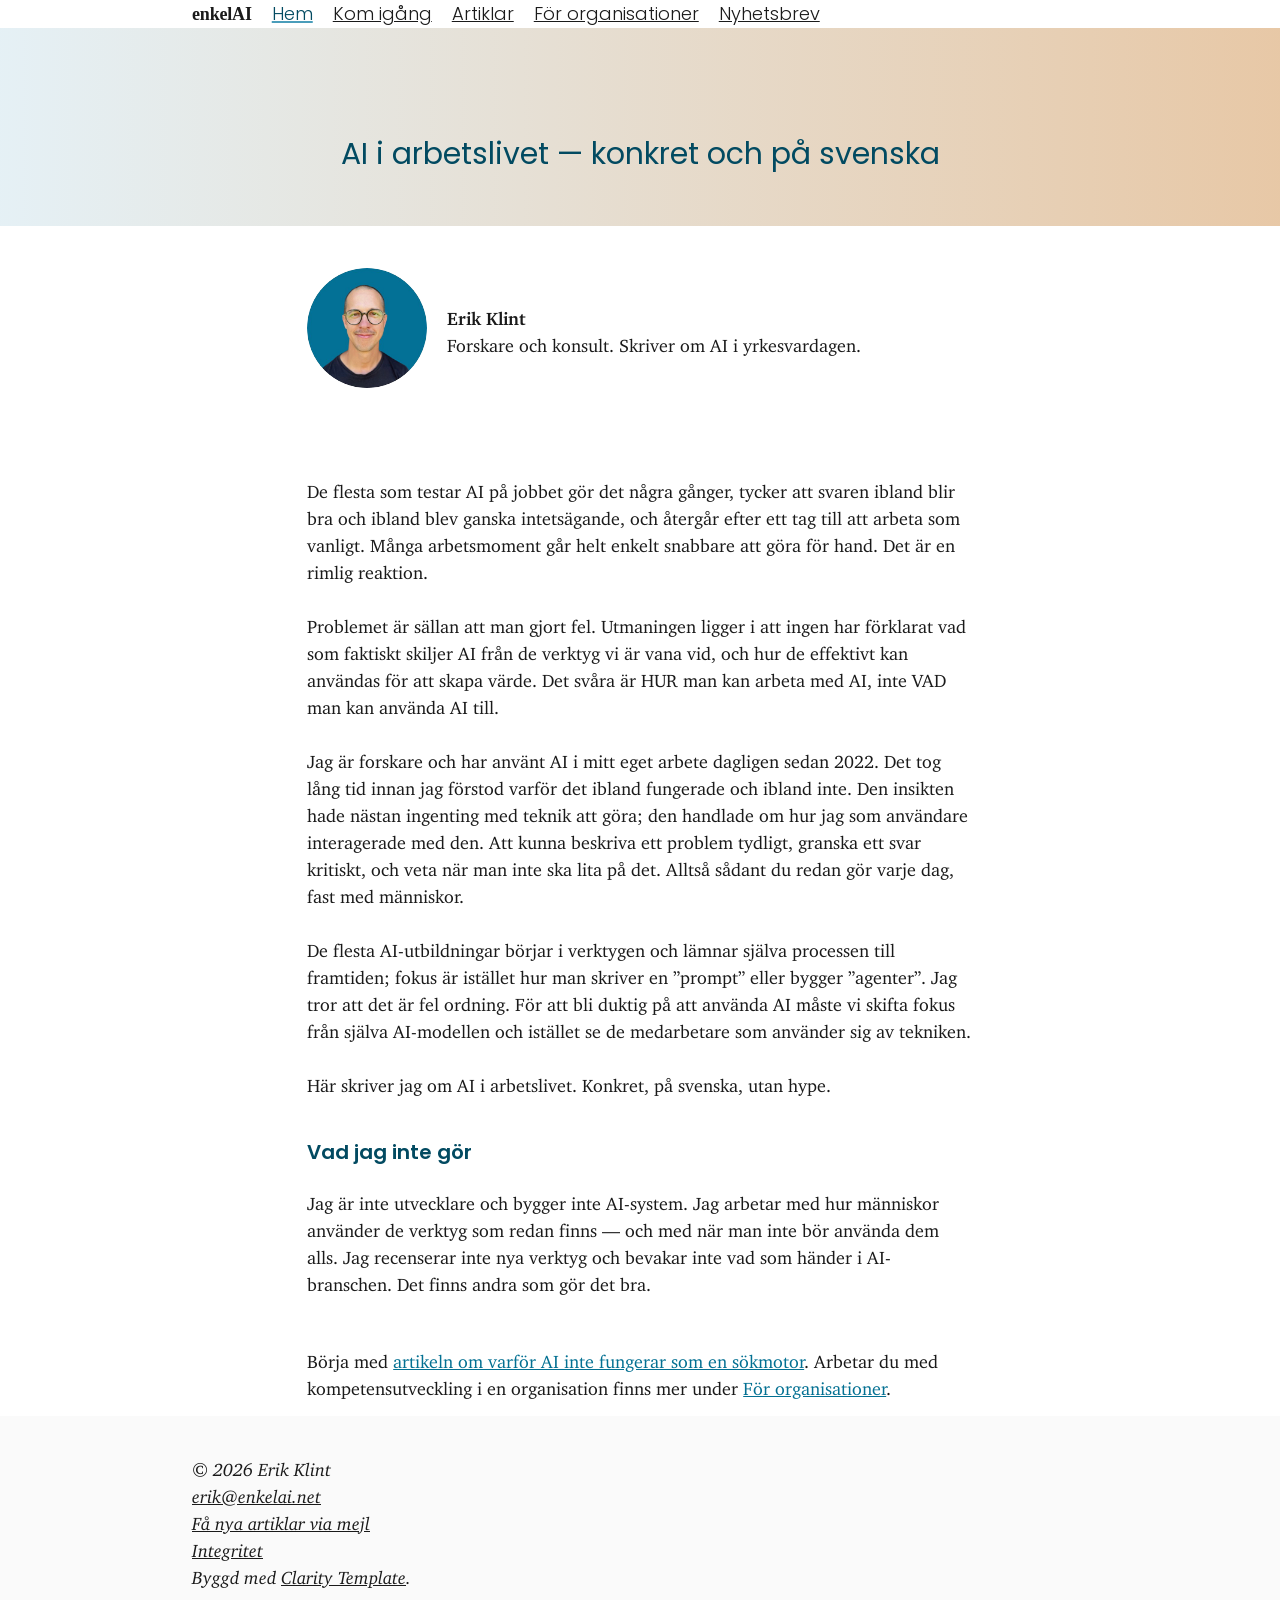
<file: index.html>
<!DOCTYPE html>
<html lang="sv">
<head>
<meta charset="UTF-8">
<meta name="viewport" content="width=device-width, initial-scale=1">
<title>AI i arbetslivet — konkret och på svenska | enkelAI</title>
<meta name="description" content="enkelAI skriver om AI i arbetslivet — konkret, på svenska, utan hype. Av en forskare som använt AI dagligen sedan 2022.">
<link rel="canonical" href="https://enkelai.net/">
<meta property="og:title" content="AI i arbetslivet — konkret och på svenska">
<meta property="og:description" content="enkelAI skriver om AI i arbetslivet — konkret, på svenska, utan hype. Av en forskare som använt AI dagligen sedan 2022.">
<meta property="og:url" content="https://enkelai.net/">
<meta property="og:type" content="website">
<meta property="og:locale" content="sv_SE">
<meta property="og:image" content="https://enkelai.net/images/og-image.png">
<meta property="og:image:width" content="1200">
<meta property="og:image:height" content="630">
<meta property="og:image:alt" content="enkelAI — AI i arbetslivet. Konkret, på svenska, utan hype.">
<link rel="icon" type="image/png" sizes="96x96" href="/images/favicon-96.png">
<link rel="icon" type="image/png" sizes="512x512" href="/images/favicon-512.png">
<link rel="apple-touch-icon" href="/images/favicon-512.png">
<meta name="theme-color" content="#024A61">
<link rel="stylesheet" href="/assets/stylesheets/main_free.css">
<link rel="stylesheet" href="/style.css">
<script type="application/ld+json">
{
  "@context": "https://schema.org",
  "@type": "Person",
  "name": "Erik Klint",
  "honorificSuffix": "PhD",
  "jobTitle": "Forskare",
  "url": "https://enkelai.net/",
  "description": "Forskare som skriver om AI i arbetslivet, konkret och på svenska.",
  "image": "https://enkelai.net/images/erik-800.jpg",
  "sameAs": [
    "https://www.linkedin.com/in/erikklint/",
    "https://scholar.google.com/citations?user=7lnh6JIAAAAJ&hl=sv&oi=ao"
  ]
}
</script>
</head>
<body class="nav-hem">
<header>
<div class="container">
<nav>
<a class="wordmark" href="/">enkelAI</a>
<ul>
<li><a href="/">Hem</a></li>
<li><a href="/kom-igang/">Kom igång</a></li>
<li><a href="/artiklar/">Artiklar</a></li>
<li><a href="/for-organisationer/">För organisationer</a></li>
<li><a href="/nyhetsbrev/">Nyhetsbrev</a></li>
</ul>
</nav>
</div>
</header>

<div class="container blog" id="first-content">
    <div class="blog-title no-cover">
        <div class="blog-intro">
            <div>
                <h1 class="title">AI i arbetslivet — konkret och på svenska</h1>
            </div>
        </div>
    </div>
</div>

<div class="container blog main">
<div class="byline">
  <!-- Tom alt är avsiktligt: namnet står i texten intill (WCAG, redundant bild) -->
  <img src="/images/erik-400.jpg" width="120" height="120" loading="eager" alt="">
  <div>
    <p class="text"><strong>Erik Klint</strong></p>
    <p class="text">Forskare och konsult. Skriver om AI i yrkesvardagen.</p>
  </div>
</div>
</div>

<div class="container blog main first">
<p class="text">De flesta som testar AI på jobbet gör det några gånger, tycker att svaren ibland blir bra och ibland blev ganska intetsägande, och återgår efter ett tag till att arbeta som vanligt. Många arbetsmoment går helt enkelt snabbare att göra för hand. Det är en rimlig reaktion.</p>

<p class="text">Problemet är sällan att man gjort fel. Utmaningen ligger i att ingen har förklarat vad som faktiskt skiljer AI från de verktyg vi är vana vid, och hur de effektivt kan användas för att skapa värde. Det svåra är HUR man kan arbeta med AI, inte VAD man kan använda AI till.</p>

<p class="text">Jag är forskare och har använt AI i mitt eget arbete dagligen sedan 2022. Det tog lång tid innan jag förstod varför det ibland fungerade och ibland inte. Den insikten hade nästan ingenting med teknik att göra; den handlade om hur jag som användare interagerade med den. Att kunna beskriva ett problem tydligt, granska ett svar kritiskt, och veta när man inte ska lita på det. Alltså sådant du redan gör varje dag, fast med människor.</p>

<p class="text">De flesta AI-utbildningar börjar i verktygen och lämnar själva processen till framtiden; fokus är istället hur man skriver en ”prompt” eller bygger ”agenter”. Jag tror att det är fel ordning. För att bli duktig på att använda AI måste vi skifta fokus från själva AI-modellen och istället se de medarbetare som använder sig av tekniken.</p>

<p class="text">Här skriver jag om AI i arbetslivet. Konkret, på svenska, utan hype.</p>
</div>

<div class="container blog main">
<h2>Vad jag inte gör</h2>
<p class="text">Jag är inte utvecklare och bygger inte AI-system. Jag arbetar med hur människor använder de verktyg som redan finns — och med när man inte bör använda dem alls. Jag recenserar inte nya verktyg och bevakar inte vad som händer i AI-branschen. Det finns andra som gör det bra.</p>
</div>

<div class="container blog main">
<p class="text">Börja med <a href="/artiklar/ai-ar-ingen-sokmotor/">artikeln om varför AI inte fungerar som en sökmotor</a>. Arbetar du med kompetensutveckling i en organisation finns mer under <a href="/for-organisationer/">För organisationer</a>.</p>
</div>

<footer>
<div class="container">
<p>© 2026 Erik Klint</p>
<p><a href="mailto:erik@enkelai.net">erik@enkelai.net</a></p>
<p><a href="/nyhetsbrev/">Få nya artiklar via mejl</a></p>
<p><a href="/integritet/">Integritet</a></p>
<p>Byggd med <a href="https://shikun.io/projects/clarity">Clarity Template</a>.</p>
</div>
</footer>
</body>
</html>
</file>
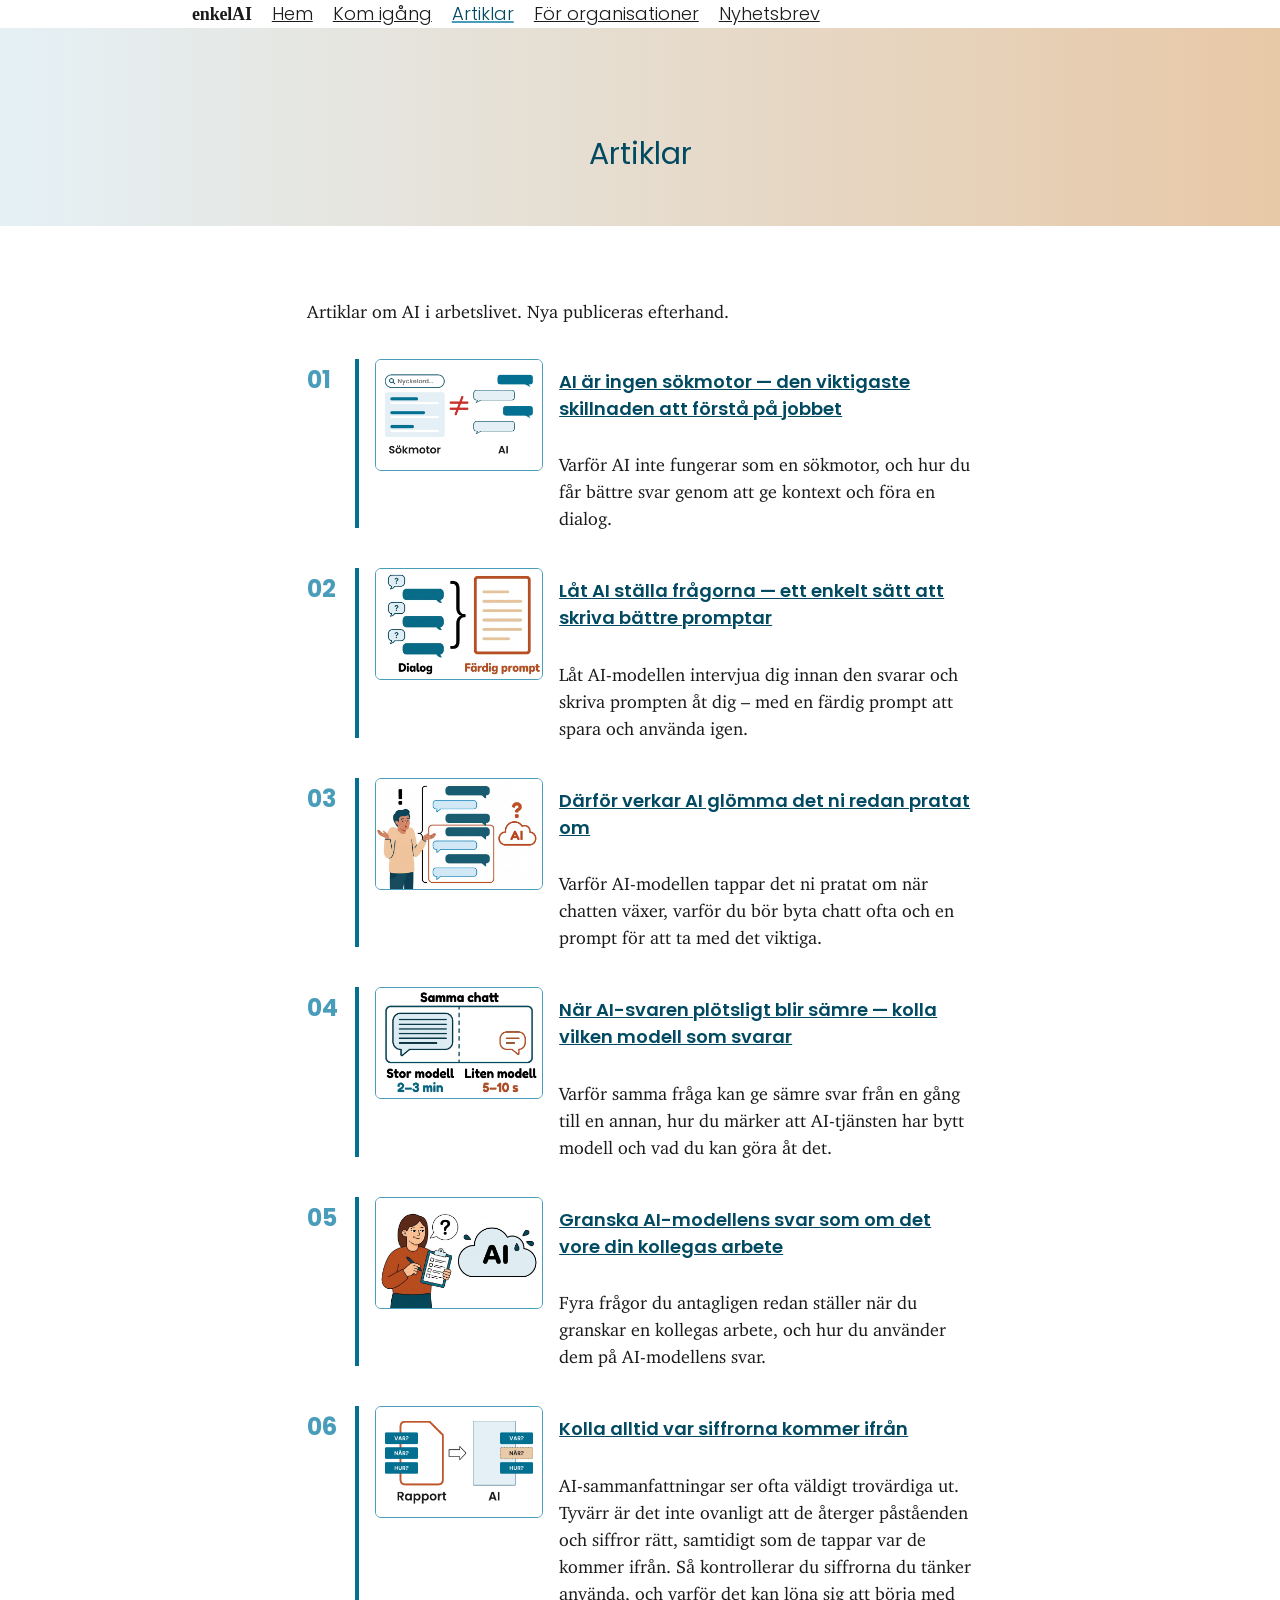
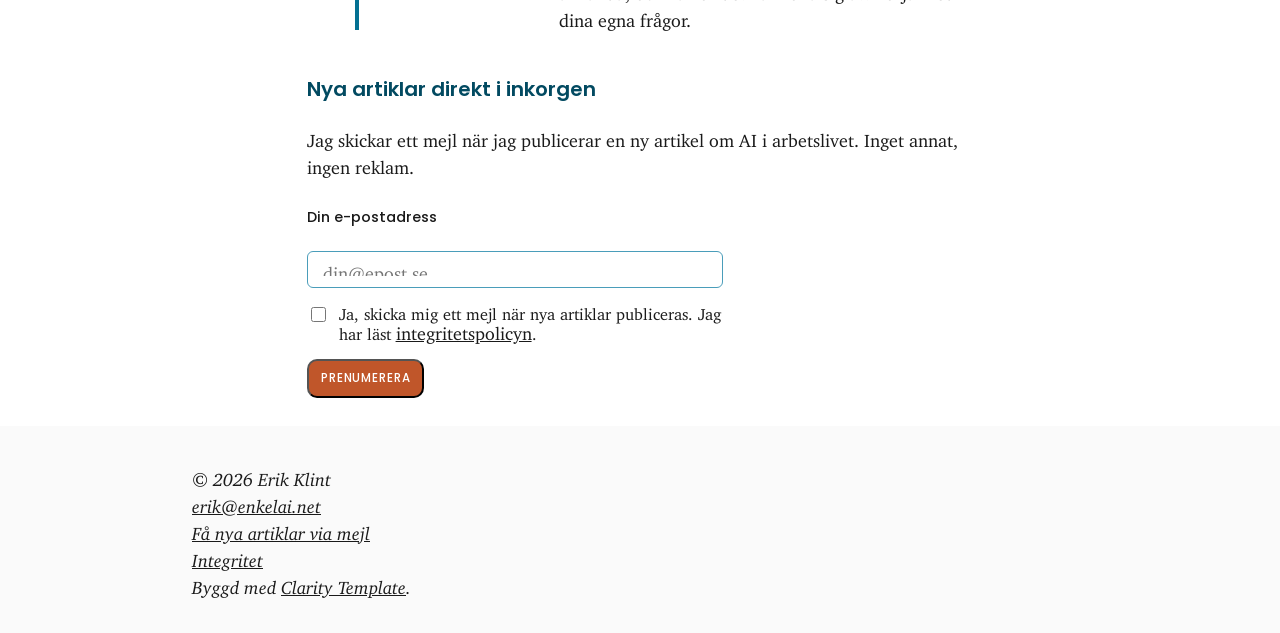
<file: artiklar/index.html>
<!DOCTYPE html>
<html lang="sv">
<head>
<meta charset="UTF-8">
<meta name="viewport" content="width=device-width, initial-scale=1">
<title>Artiklar | enkelAI</title>
<meta name="description" content="Artiklar om AI i arbetslivet — konkret och på svenska. Nya artiklar publiceras efterhand.">
<link rel="canonical" href="https://enkelai.net/artiklar/">
<meta property="og:title" content="Artiklar">
<meta property="og:description" content="Artiklar om AI i arbetslivet — konkret och på svenska. Nya artiklar publiceras efterhand.">
<meta property="og:url" content="https://enkelai.net/artiklar/">
<meta property="og:type" content="website">
<meta property="og:locale" content="sv_SE">
<meta property="og:image" content="https://enkelai.net/images/og-image.png">
<meta property="og:image:width" content="1200">
<meta property="og:image:height" content="630">
<meta property="og:image:alt" content="enkelAI — AI i arbetslivet. Konkret, på svenska, utan hype.">
<link rel="icon" type="image/png" sizes="96x96" href="/images/favicon-96.png">
<link rel="icon" type="image/png" sizes="512x512" href="/images/favicon-512.png">
<link rel="apple-touch-icon" href="/images/favicon-512.png">
<meta name="theme-color" content="#024A61">
<link rel="stylesheet" href="/assets/stylesheets/main_free.css">
<link rel="stylesheet" href="/style.css">
<style>
/* Sidspecifik stil för posterna i artikellistan, samma mönster som de
   sidspecifika stilarna i artiklarna (t.ex. tabellen i artikel 4).
   Läggs bara här, inte i delade stilmallar (style.css / main_free.css).
   Posterna numreras med en CSS-räknare och får en vertikal linje mellan
   numret och texten. Räknaren ökas på varje post utan counter-reset: en
   räknare som saknas skapas vid första ökningen och gäller sedan för
   efterföljande syskon. Linjen sitter på rubriken och ingressen (inte på
   hela postrutan, som är bredare än textkolumnen) utan mellanrum, så den
   blir sammanhängande. Bakgrunden ändras inte, så kontrasten mot texten
   är densamma som förut. */
div.container.blog.main:has(> h2 > a[href^="/artiklar/"]) {
  counter-increment: artikel;
  padding-top: 1.25rem;
  padding-bottom: 1.25rem;
}
div.container.blog.main:has(> h2 > a[href^="/artiklar/"]) > h2,
div.container.blog.main:has(> h2 > a[href^="/artiklar/"]) > p.text {
  margin-left: 3rem;
  margin-top: 0;
  margin-bottom: 0;
  border-left: 4px solid var(--petrol);
  padding-left: 1rem;
}
div.container.blog.main:has(> h2 > a[href^="/artiklar/"]) > h2 {
  display: flex;
  align-items: baseline;
  padding-bottom: 0.75rem;
}
/* Numret ligger som första flexobjekt i rubriken, så det får samma
   baslinje som rubrikens första rad. De negativa marginalerna flyttar
   det ut till kolumnens vänsterkant (vänstermarginal 3rem + linje 4px +
   luft 1rem = 4rem + 4px) och gör objektets marginalruta nollbred, så
   att rubriktexten inte flyttas. Numret är dekoration: efter "/" får
   skärmläsare tom text, så rubriken läses som förut. Webbläsare utan
   den syntaxen ignorerar den andra deklarationen och visar numret. */
div.container.blog.main:has(> h2 > a[href^="/artiklar/"]) > h2::before {
  content: counter(artikel, decimal-leading-zero);
  content: counter(artikel, decimal-leading-zero) / "";
  flex: 0 0 2.5rem;
  margin-left: calc(-4rem - 4px);
  margin-right: calc(1.5rem + 4px);
  font-size: 24px;
  font-weight: 700;
  line-height: 1;
  color: var(--petrol-light);
}

/* Miniatyr av artikelns inledningsbild i varje post. Länken (a.post-thumb)
   är dekoration för ögat: aria-hidden och tabindex="-1" gör att rubriklänken
   förblir den enda länken för tangentbord och skärmläsare. Bilden är
   artikelns egen fil, nedskalad av webbläsaren. Rutan är alltid 3:2
   (96x64 resp. 168x112) och bilden fyller den med object-fit: cover. Ingen
   bakgrundsfärg behövs: de två PNG-filerna är helt ogenomskinliga.
   Posten blir ett rutnät med miniatyr, rubrik och beskrivning. Mallens
   img { width: 100% } och div.container.blog img { padding-bottom: 1vh }
   slås ut av den egna regeln på bilden. */
div.container.blog.main:has(> a.post-thumb) {
  display: grid;
  grid-template-columns: minmax(0, 1fr) 96px;
  column-gap: 0.75rem;
}
/* Under 700 px: miniatyren till höger om rubriken, beskrivningen under i
   full bredd. Miniatyrens överkant ligger i höjd med linjens överkant. */
div.container.blog.main:has(> a.post-thumb) > h2 {
  grid-column: 1;
  grid-row: 1;
}
div.container.blog.main:has(> a.post-thumb) > p.text {
  grid-column: 1 / -1;
  grid-row: 2;
}
a.post-thumb {
  grid-column: 2;
  grid-row: 1;
  align-self: start;
  display: block;
  box-sizing: border-box;
  width: 96px;
  height: 64px;
  overflow: hidden;
  border: 1px solid var(--petrol-light);
  border-radius: 6px;
}
div.container.blog a.post-thumb img {
  display: block;
  width: 100%;
  height: 100%;
  margin: 0;
  padding: 0;
  object-fit: cover;
}
/* Från 700 px: nummer och linje, sedan miniatyren, sedan texten. Rubriken
   och beskrivningen delar kolumn med miniatyren och flyttas åt höger med
   extra vänsterpadding (miniatyrens bredd + 1rem luft på varje sida om den).
   Numret ligger kvar vid kolumnens vänsterkant: dess vänstermarginal är den
   gamla (-4rem - 4px) plus samma förskjutning, och högermarginalen ökar lika
   mycket så att rubrikens text inte följer med. De tre reglerna nedan har
   båda :has-villkoren i selektorn, så att de går före reglerna ovan utan att
   vara beroende av ordningen. Miniatyren ligger över rubrikens och
   beskrivningens tomma padding och får z-index, så att länken går att
   klicka. */
@media screen and (min-width: 700px) {
  div.container.blog.main:has(> a.post-thumb) {
    grid-template-columns: minmax(0, 1fr);
    column-gap: 0;
  }
  div.container.blog.main:has(> a.post-thumb):has(> h2 > a[href^="/artiklar/"]) > h2,
  div.container.blog.main:has(> a.post-thumb):has(> h2 > a[href^="/artiklar/"]) > p.text {
    padding-left: calc(1rem + 168px + 1rem);
  }
  div.container.blog.main:has(> a.post-thumb):has(> h2 > a[href^="/artiklar/"]) > h2::before {
    margin-left: calc(-4rem - 4px - 168px - 1rem);
    margin-right: calc(1.5rem + 4px + 168px + 1rem);
  }
  a.post-thumb {
    position: relative;
    z-index: 1;
    grid-column: 1;
    grid-row: 1 / span 2;
    justify-self: start;
    width: 168px;
    height: 112px;
    margin-left: calc(4rem + 4px);
  }
}
</style>
</head>
<body class="nav-artiklar">
<header>
<div class="container">
<nav>
<a class="wordmark" href="/">enkelAI</a>
<ul>
<li><a href="/">Hem</a></li>
<li><a href="/kom-igang/">Kom igång</a></li>
<li><a href="/artiklar/">Artiklar</a></li>
<li><a href="/for-organisationer/">För organisationer</a></li>
<li><a href="/nyhetsbrev/">Nyhetsbrev</a></li>
</ul>
</nav>
</div>
</header>

<div class="container blog" id="first-content">
    <div class="blog-title no-cover">
        <div class="blog-intro">
            <div>
                <h1 class="title">Artiklar</h1>
            </div>
        </div>
    </div>
</div>

<div class="container blog main first">
<p class="text">Artiklar om AI i arbetslivet. Nya publiceras efterhand.</p>
</div>

<div class="container blog main">
<a class="post-thumb" href="/artiklar/ai-ar-ingen-sokmotor/" aria-hidden="true" tabindex="-1"><img src="/images/ai-ar-ingen-sokmotor-inledning-2400.png" width="2400" height="1600" alt="" loading="lazy" decoding="async"></a>
<h2><a href="/artiklar/ai-ar-ingen-sokmotor/">AI är ingen sökmotor — den viktigaste skillnaden att förstå på jobbet</a></h2>
<p class="text">Varför AI inte fungerar som en sökmotor, och hur du får bättre svar genom att ge kontext och föra en dialog.</p>
</div>

<div class="container blog main">
<a class="post-thumb" href="/artiklar/lat-ai-stalla-fragorna/" aria-hidden="true" tabindex="-1"><img src="/images/lat-ai-stalla-fragorna-inledning-1264.jpg" width="1264" height="848" alt="" loading="lazy" decoding="async"></a>
<h2><a href="/artiklar/lat-ai-stalla-fragorna/">Låt AI ställa frågorna — ett enkelt sätt att skriva bättre promptar</a></h2>
<p class="text">Låt AI-modellen intervjua dig innan den svarar och skriva prompten åt dig – med en färdig prompt att spara och använda igen.</p>
</div>

<div class="container blog main">
<a class="post-thumb" href="/artiklar/darfor-verkar-ai-glomma/" aria-hidden="true" tabindex="-1"><img src="/images/darfor-verkar-ai-glomma-inledning-1264.jpg" width="1264" height="848" alt="" loading="lazy" decoding="async"></a>
<h2><a href="/artiklar/darfor-verkar-ai-glomma/">Därför verkar AI glömma det ni redan pratat om</a></h2>
<p class="text">Varför AI-modellen tappar det ni pratat om när chatten växer, varför du bör byta chatt ofta och en prompt för att ta med det viktiga.</p>
</div>

<div class="container blog main">
<a class="post-thumb" href="/artiklar/nar-ai-svaren-blir-samre/" aria-hidden="true" tabindex="-1"><img src="/images/nar-ai-svaren-blir-samre-inledning-1264.jpg" width="1264" height="848" alt="" loading="lazy" decoding="async"></a>
<h2><a href="/artiklar/nar-ai-svaren-blir-samre/">När AI-svaren plötsligt blir sämre — kolla vilken modell som svarar</a></h2>
<p class="text">Varför samma fråga kan ge sämre svar från en gång till en annan, hur du märker att AI-tjänsten har bytt modell och vad du kan göra åt det.</p>
</div>

<div class="container blog main">
<a class="post-thumb" href="/artiklar/granska-ai-som-en-kollegas-arbete/" aria-hidden="true" tabindex="-1"><img src="/images/granska-ai-som-en-kollegas-arbete-inledning-1264.jpg" width="1264" height="848" alt="" loading="lazy" decoding="async"></a>
<h2><a href="/artiklar/granska-ai-som-en-kollegas-arbete/">Granska AI-modellens svar som om det vore din kollegas arbete</a></h2>
<p class="text">Fyra frågor du antagligen redan ställer när du granskar en kollegas arbete, och hur du använder dem på AI-modellens svar.</p>
</div>

<div class="container blog main">
<a class="post-thumb" href="/artiklar/nar-ai-sammanfattar-en-rapport/" aria-hidden="true" tabindex="-1"><img src="/images/nar-ai-sammanfattar-en-rapport-inledning-2400.png" width="2400" height="1600" alt="" loading="lazy" decoding="async"></a>
<h2><a href="/artiklar/nar-ai-sammanfattar-en-rapport/">Kolla alltid var siffrorna kommer ifrån</a></h2>
<p class="text">AI-sammanfattningar ser ofta väldigt trovärdiga ut. Tyvärr är det inte ovanligt att de återger påståenden och siffror rätt, samtidigt som de tappar var de kommer ifrån. Så kontrollerar du siffrorna du tänker använda, och varför det kan löna sig att börja med dina egna frågor.</p>
</div>

<div class="container blog main">
<h2>Nya artiklar direkt i inkorgen</h2>
<p class="text">Jag skickar ett mejl när jag publicerar en ny artikel om AI i arbetslivet. Inget annat, ingen reklam.</p>

<form class="newsletter-form" method="POST" action="https://c1894ea2.sibforms.com/v2/serve/[base64]">
<label for="EMAIL">Din e-postadress</label>
<input type="email" id="EMAIL" name="EMAIL" required placeholder="din@epost.se" autocomplete="email">
<label class="checkbox-label">
<input type="checkbox" name="OPT_IN" value="1" required>
<span>Ja, skicka mig ett mejl när nya artiklar publiceras. Jag har läst <a href="/integritet/">integritetspolicyn</a>.</span>
</label>
<input type="text" name="email_address_check" value="" style="display:none" tabindex="-1" autocomplete="off">
<input type="hidden" name="locale" value="sv">
<button type="submit">Prenumerera</button>
</form>
</div>

<footer>
<div class="container">
<p>© 2026 Erik Klint</p>
<p><a href="mailto:erik@enkelai.net">erik@enkelai.net</a></p>
<p><a href="/nyhetsbrev/">Få nya artiklar via mejl</a></p>
<p><a href="/integritet/">Integritet</a></p>
<p>Byggd med <a href="https://shikun.io/projects/clarity">Clarity Template</a>.</p>
</div>
</footer>
</body>
</html>
</file>
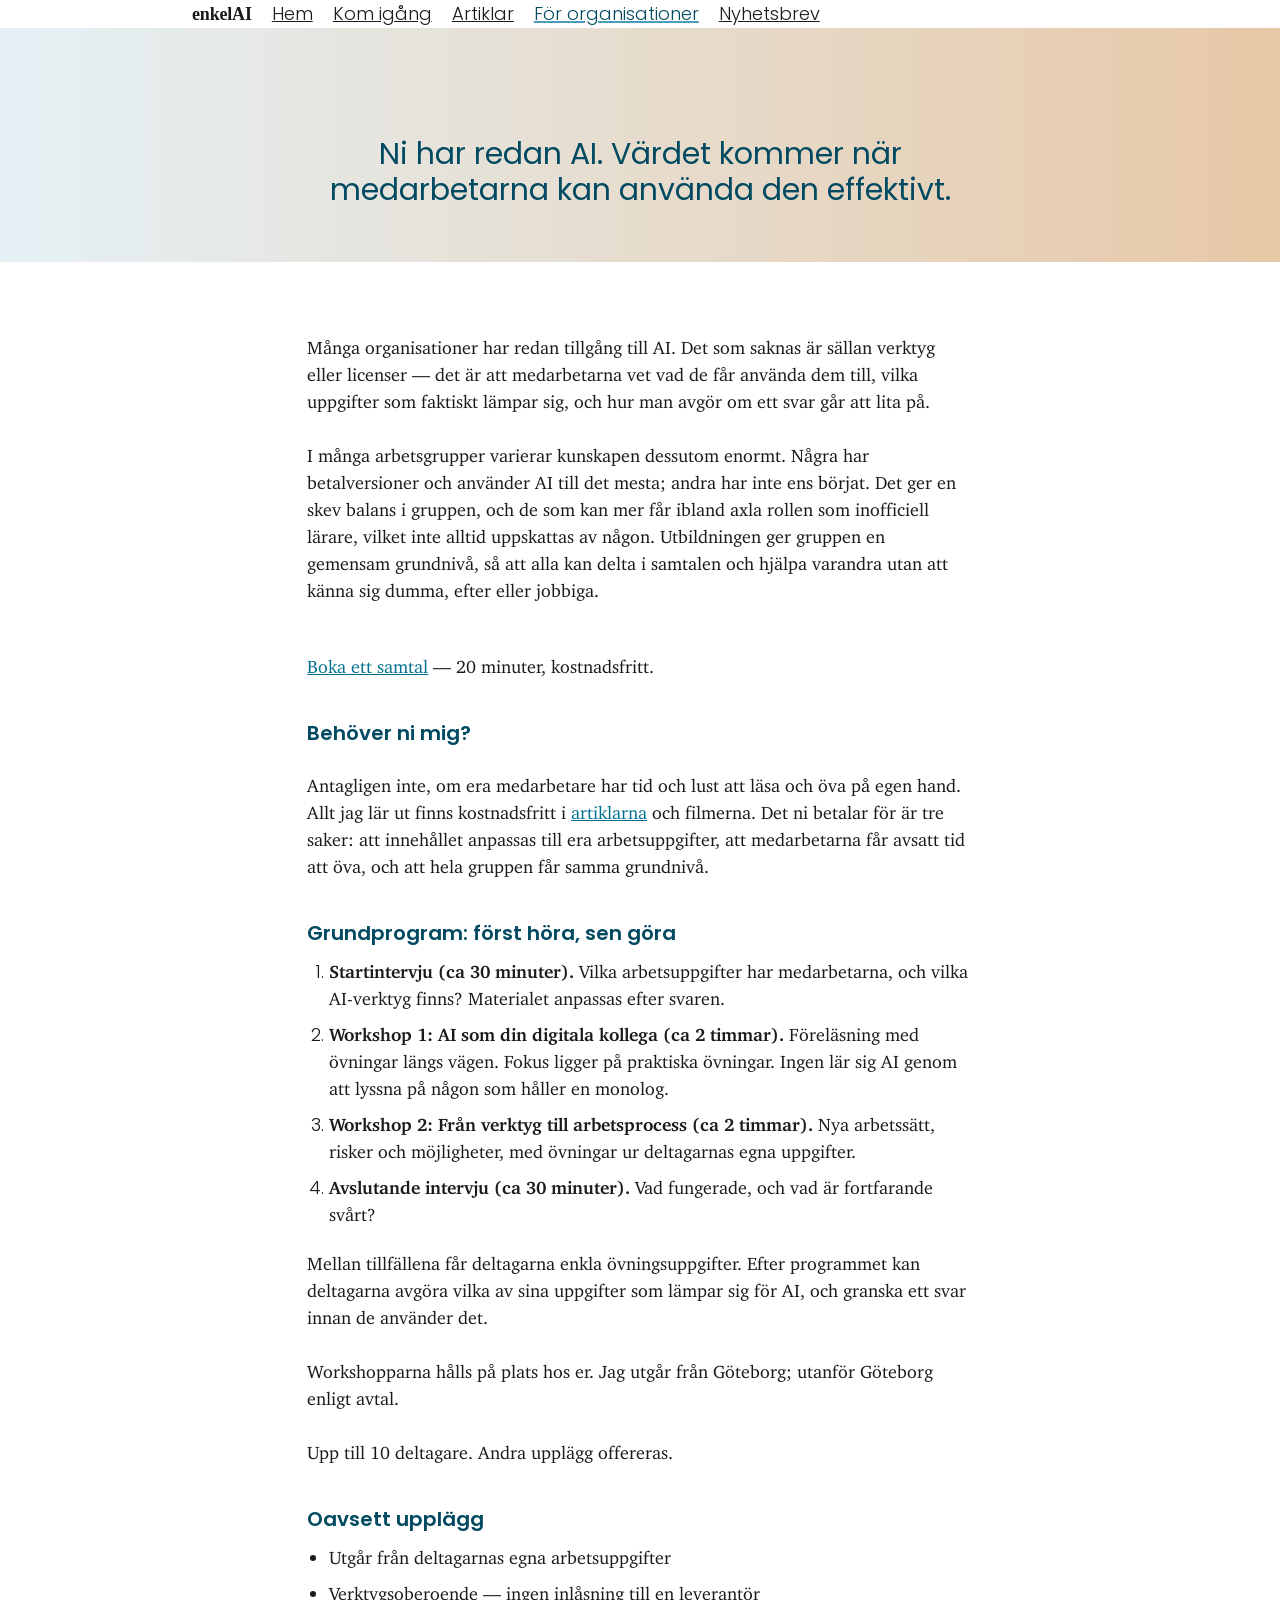
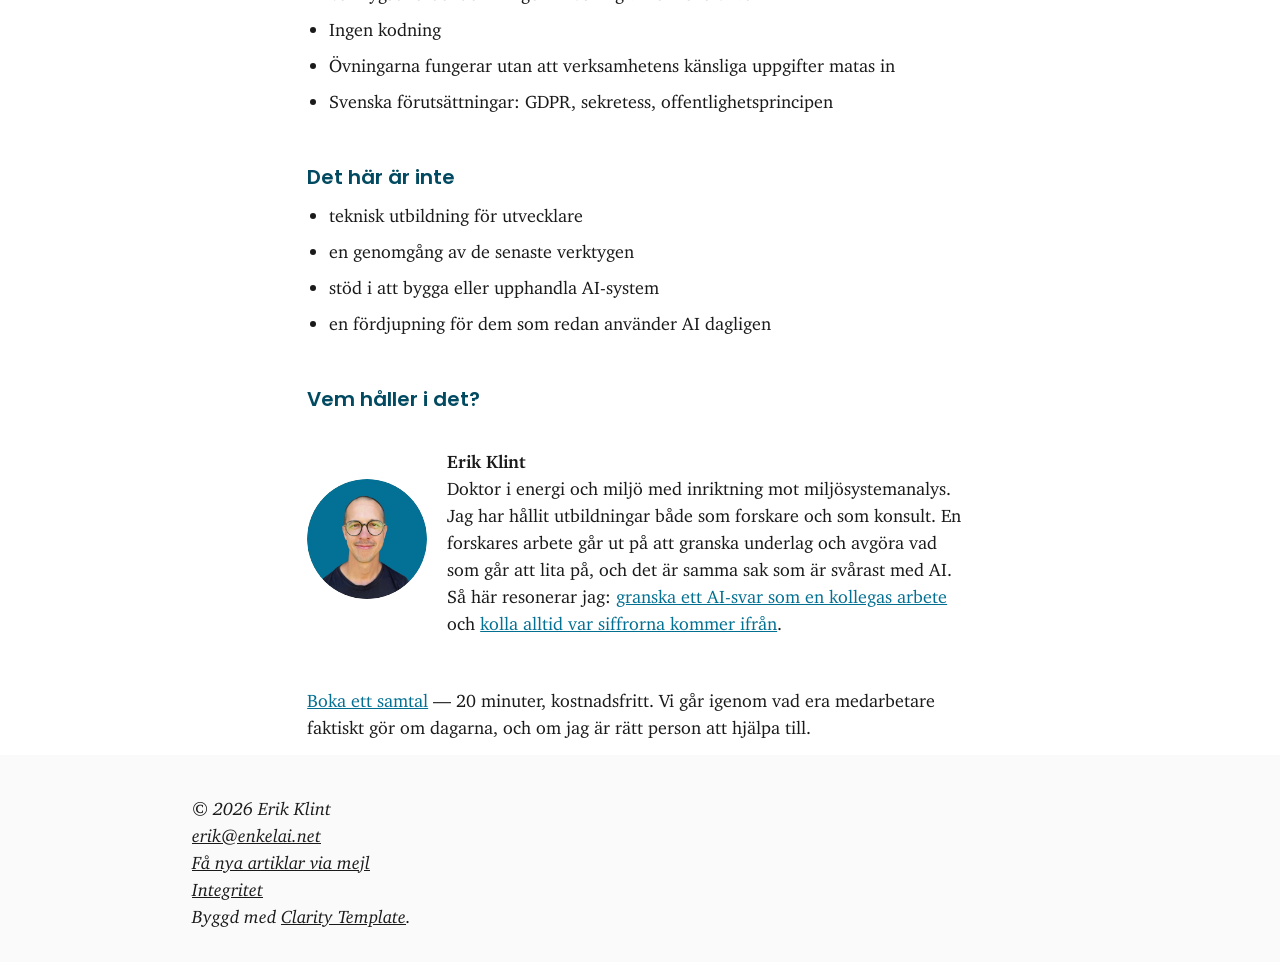
<file: for-organisationer/index.html>
<!DOCTYPE html>
<html lang="sv">
<head>
<meta charset="UTF-8">
<meta name="viewport" content="width=device-width, initial-scale=1">
<title>AI-utbildning för medarbetare | enkelAI</title>
<meta name="description" content="AI-utbildning för medarbetare i svenska organisationer. Verktygsoberoende grundprogram utan kodning, utifrån era faktiska arbetsuppgifter.">
<link rel="canonical" href="https://enkelai.net/for-organisationer/">
<meta property="og:title" content="AI-utbildning för medarbetare">
<meta property="og:description" content="AI-utbildning för medarbetare i svenska organisationer. Verktygsoberoende grundprogram utan kodning, utifrån era faktiska arbetsuppgifter.">
<meta property="og:url" content="https://enkelai.net/for-organisationer/">
<meta property="og:type" content="website">
<meta property="og:locale" content="sv_SE">
<meta property="og:image" content="https://enkelai.net/images/og-image.png">
<meta property="og:image:width" content="1200">
<meta property="og:image:height" content="630">
<meta property="og:image:alt" content="enkelAI — AI i arbetslivet. Konkret, på svenska, utan hype.">
<link rel="icon" type="image/png" sizes="96x96" href="/images/favicon-96.png">
<link rel="icon" type="image/png" sizes="512x512" href="/images/favicon-512.png">
<link rel="apple-touch-icon" href="/images/favicon-512.png">
<meta name="theme-color" content="#024A61">
<link rel="stylesheet" href="/assets/stylesheets/main_free.css">
<link rel="stylesheet" href="/style.css">
</head>
<body class="nav-organisationer">
<header>
<div class="container">
<nav>
<a class="wordmark" href="/">enkelAI</a>
<ul>
<li><a href="/">Hem</a></li>
<li><a href="/kom-igang/">Kom igång</a></li>
<li><a href="/artiklar/">Artiklar</a></li>
<li><a href="/for-organisationer/">För organisationer</a></li>
<li><a href="/nyhetsbrev/">Nyhetsbrev</a></li>
</ul>
</nav>
</div>
</header>

<div class="container blog" id="first-content">
    <div class="blog-title no-cover">
        <div class="blog-intro">
            <div>
                <h1 class="title">Ni har redan AI. Värdet kommer när medarbetarna kan använda den effektivt.</h1>
            </div>
        </div>
    </div>
</div>

<div class="container blog main first">
<p class="text">Många organisationer har redan tillgång till AI. Det som saknas är sällan verktyg eller licenser — det är att medarbetarna vet vad de får använda dem till, vilka uppgifter som faktiskt lämpar sig, och hur man avgör om ett svar går att lita på.</p>

<p class="text">I många arbetsgrupper varierar kunskapen dessutom enormt. Några har betalversioner och använder AI till det mesta; andra har inte ens börjat. Det ger en skev balans i gruppen, och de som kan mer får ibland axla rollen som inofficiell lärare, vilket inte alltid uppskattas av någon. Utbildningen ger gruppen en gemensam grundnivå, så att alla kan delta i samtalen och hjälpa varandra utan att känna sig dumma, efter eller jobbiga.</p>
</div>

<div class="container blog main">
<p class="text"><a href="mailto:erik@enkelai.net?subject=Samtal%20om%20AI-utbildning&amp;body=Organisation%3A%0D%0AAntal%20medarbetare%3A%0D%0AAI-verktyg%20i%20dag%3A%0D%0ATider%20som%20passar%3A">Boka ett samtal</a> — 20 minuter, kostnadsfritt.</p>
</div>

<div class="container blog main">
<h2>Behöver ni mig?</h2>
<p class="text">Antagligen inte, om era medarbetare har tid och lust att läsa och öva på egen hand. Allt jag lär ut finns kostnadsfritt i <a href="/artiklar/">artiklarna</a> och filmerna. Det ni betalar för är tre saker: att innehållet anpassas till era arbetsuppgifter, att medarbetarna får avsatt tid att öva, och att hela gruppen får samma grundnivå.</p>
</div>

<div class="container blog main">
<h2>Grundprogram: först höra, sen göra</h2>
<ol>
<li><p class="text"><strong>Startintervju (ca 30 minuter).</strong> Vilka arbetsuppgifter har medarbetarna, och vilka AI-verktyg finns? Materialet anpassas efter svaren.</p></li>
<li><p class="text"><strong>Workshop 1: AI som din digitala kollega (ca 2 timmar).</strong> Föreläsning med övningar längs vägen. Fokus ligger på praktiska övningar. Ingen lär sig AI genom att lyssna på någon som håller en monolog.</p></li>
<li><p class="text"><strong>Workshop 2: Från verktyg till arbetsprocess (ca 2 timmar).</strong> Nya arbetssätt, risker och möjligheter, med övningar ur deltagarnas egna uppgifter.</p></li>
<li><p class="text"><strong>Avslutande intervju (ca 30 minuter).</strong> Vad fungerade, och vad är fortfarande svårt?</p></li>
</ol>

<p class="text">Mellan tillfällena får deltagarna enkla övningsuppgifter. Efter programmet kan deltagarna avgöra vilka av sina uppgifter som lämpar sig för AI, och granska ett svar innan de använder det.</p>

<p class="text">Workshopparna hålls på plats hos er. Jag utgår från Göteborg; utanför Göteborg enligt avtal.</p>

<p class="text">Upp till 10 deltagare. Andra upplägg offereras.</p>
</div>

<div class="container blog main">
<h2>Oavsett upplägg</h2>
<ul>
<li><p class="text">Utgår från deltagarnas egna arbetsuppgifter</p></li>
<li><p class="text">Verktygsoberoende — ingen inlåsning till en leverantör</p></li>
<li><p class="text">Ingen kodning</p></li>
<li><p class="text">Övningarna fungerar utan att verksamhetens känsliga uppgifter matas in</p></li>
<li><p class="text">Svenska förutsättningar: GDPR, sekretess, offentlighetsprincipen</p></li>
</ul>
</div>

<div class="container blog main">
<h2>Det här är inte</h2>
<ul>
<li><p class="text">teknisk utbildning för utvecklare</p></li>
<li><p class="text">en genomgång av de senaste verktygen</p></li>
<li><p class="text">stöd i att bygga eller upphandla AI-system</p></li>
<li><p class="text">en fördjupning för dem som redan använder AI dagligen</p></li>
</ul>
</div>

<div class="container blog main">
<h2>Vem håller i det?</h2>
<div class="byline">
  <!-- Tom alt är avsiktligt: namnet står i texten intill (WCAG, redundant bild) -->
  <img src="/images/erik-400.jpg" width="120" height="120" loading="eager" alt="">
  <div>
    <p class="text"><strong>Erik Klint</strong></p>
    <p class="text">Doktor i energi och miljö med inriktning mot miljösystemanalys. Jag har hållit utbildningar både som forskare och som konsult. En forskares arbete går ut på att granska underlag och avgöra vad som går att lita på, och det är samma sak som är svårast med AI. Så här resonerar jag: <a href="/artiklar/granska-ai-som-en-kollegas-arbete/">granska ett AI-svar som en kollegas arbete</a> och <a href="/artiklar/nar-ai-sammanfattar-en-rapport/">kolla alltid var siffrorna kommer ifrån</a>.</p>
  </div>
</div>
</div>

<div class="container blog main">
<p class="text"><a href="mailto:erik@enkelai.net?subject=Samtal%20om%20AI-utbildning&amp;body=Organisation%3A%0D%0AAntal%20medarbetare%3A%0D%0AAI-verktyg%20i%20dag%3A%0D%0ATider%20som%20passar%3A">Boka ett samtal</a> — 20 minuter, kostnadsfritt. Vi går igenom vad era medarbetare faktiskt gör om dagarna, och om jag är rätt person att hjälpa till.</p>
</div>

<footer>
<div class="container">
<p>© 2026 Erik Klint</p>
<p><a href="mailto:erik@enkelai.net">erik@enkelai.net</a></p>
<p><a href="/nyhetsbrev/">Få nya artiklar via mejl</a></p>
<p><a href="/integritet/">Integritet</a></p>
<p>Byggd med <a href="https://shikun.io/projects/clarity">Clarity Template</a>.</p>
</div>
</footer>
</body>
</html>
</file>
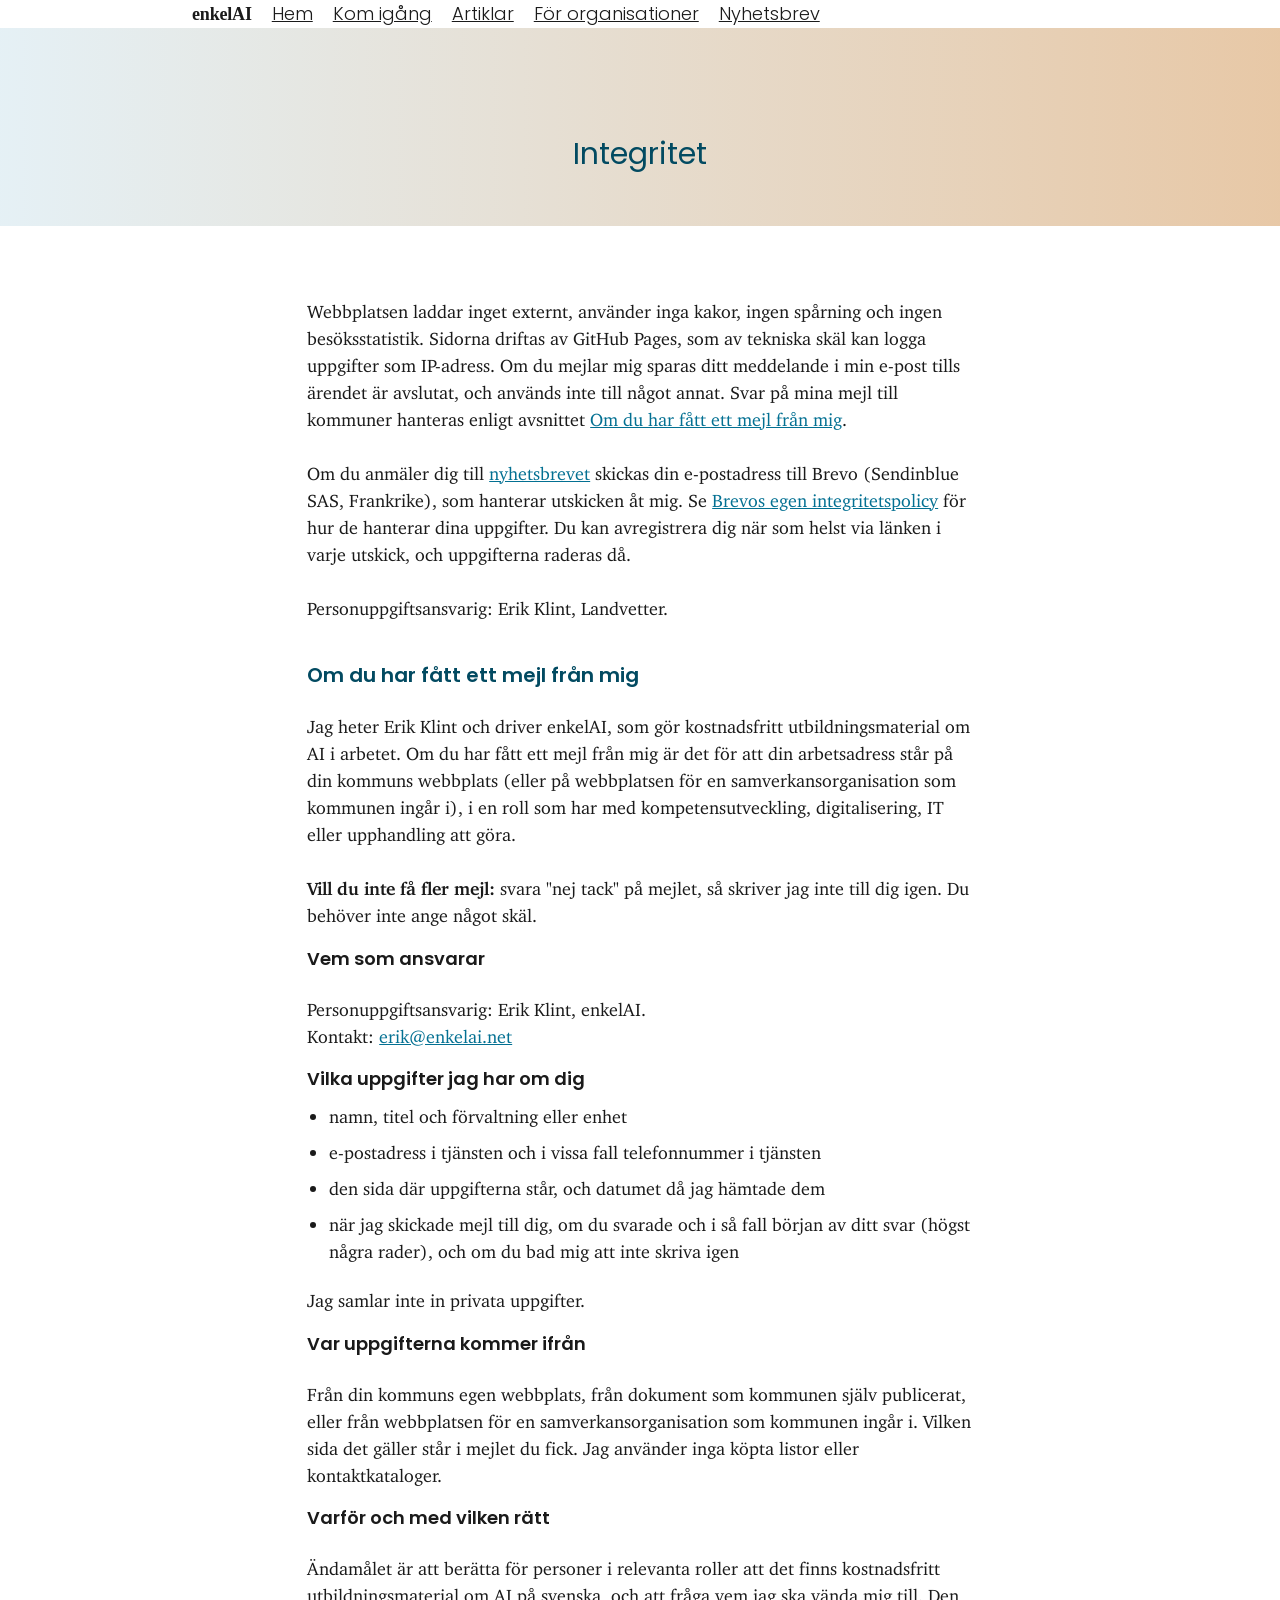
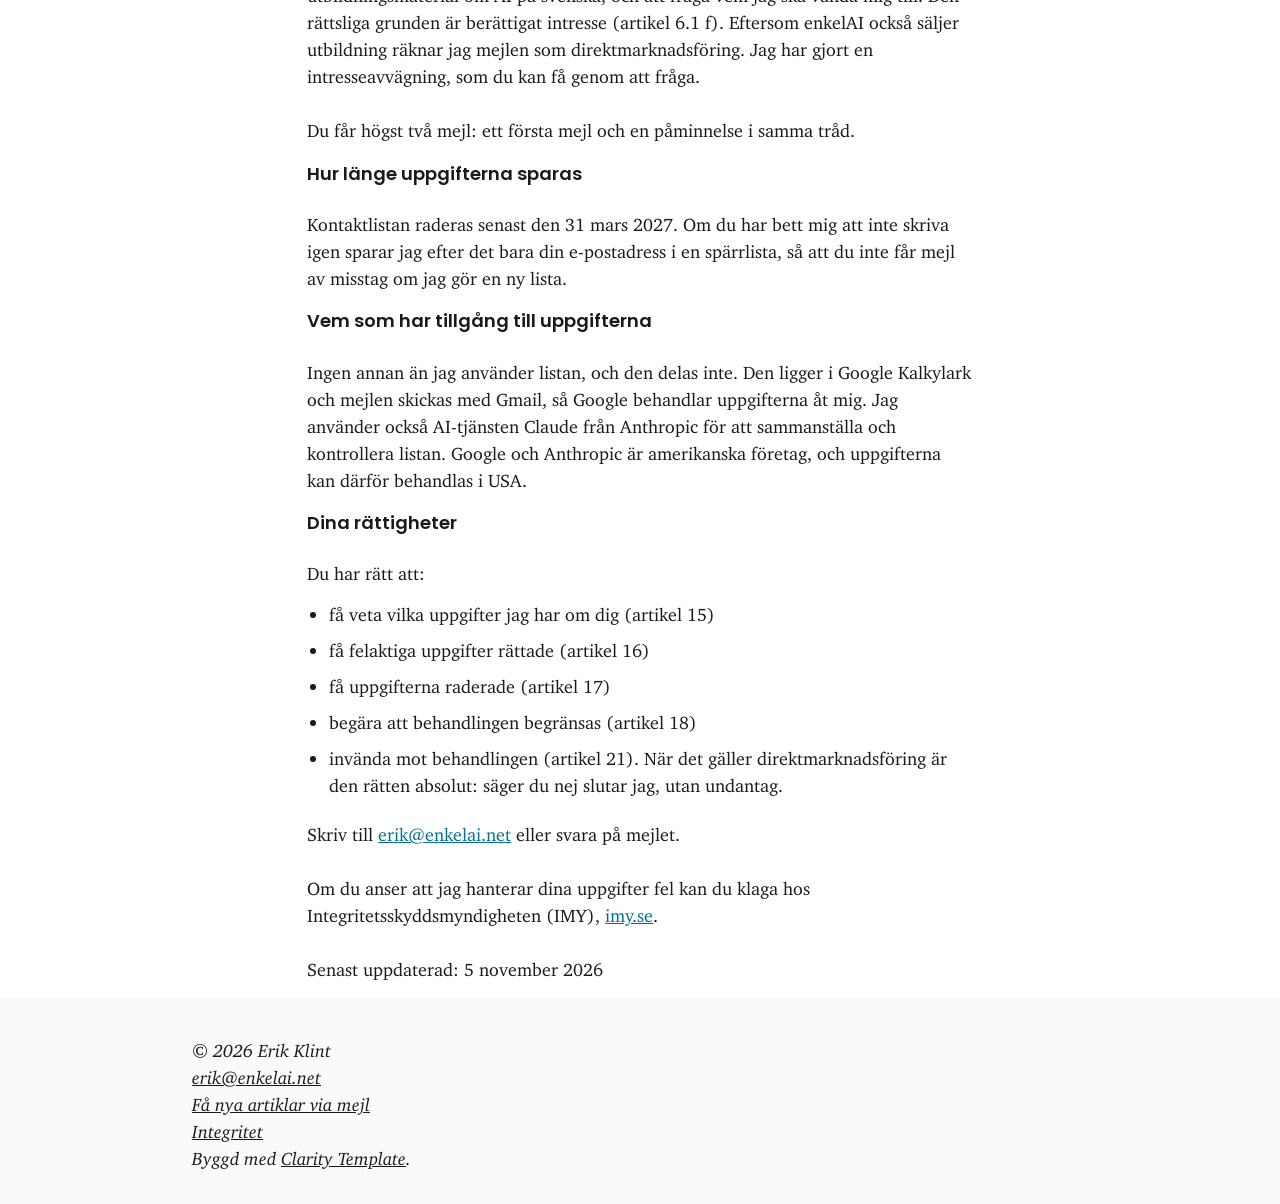
<file: integritet/index.html>
<!DOCTYPE html>
<html lang="sv">
<head>
<meta charset="UTF-8">
<meta name="viewport" content="width=device-width, initial-scale=1">
<title>Integritet | enkelAI</title>
<meta name="description" content="Integritetspolicy för enkelAI: inga kakor, ingen spårning och ingen besöksstatistik.">
<link rel="canonical" href="https://enkelai.net/integritet/">
<meta property="og:title" content="Integritet">
<meta property="og:description" content="Integritetspolicy för enkelAI: inga kakor, ingen spårning och ingen besöksstatistik.">
<meta property="og:url" content="https://enkelai.net/integritet/">
<meta property="og:type" content="website">
<meta property="og:locale" content="sv_SE">
<meta property="og:image" content="https://enkelai.net/images/og-image.png">
<meta property="og:image:width" content="1200">
<meta property="og:image:height" content="630">
<meta property="og:image:alt" content="enkelAI — AI i arbetslivet. Konkret, på svenska, utan hype.">
<link rel="icon" type="image/png" sizes="96x96" href="/images/favicon-96.png">
<link rel="icon" type="image/png" sizes="512x512" href="/images/favicon-512.png">
<link rel="apple-touch-icon" href="/images/favicon-512.png">
<meta name="theme-color" content="#024A61">
<link rel="stylesheet" href="/assets/stylesheets/main_free.css">
<link rel="stylesheet" href="/style.css">
</head>
<body>
<header>
<div class="container">
<nav>
<a class="wordmark" href="/">enkelAI</a>
<ul>
<li><a href="/">Hem</a></li>
<li><a href="/kom-igang/">Kom igång</a></li>
<li><a href="/artiklar/">Artiklar</a></li>
<li><a href="/for-organisationer/">För organisationer</a></li>
<li><a href="/nyhetsbrev/">Nyhetsbrev</a></li>
</ul>
</nav>
</div>
</header>

<div class="container blog" id="first-content">
    <div class="blog-title no-cover">
        <div class="blog-intro">
            <div>
                <h1 class="title">Integritet</h1>
            </div>
        </div>
    </div>
</div>

<div class="container blog main first">
<p class="text">Webbplatsen laddar inget externt, använder inga kakor, ingen spårning och ingen besöksstatistik. Sidorna driftas av GitHub Pages, som av tekniska skäl kan logga uppgifter som IP-adress. Om du mejlar mig sparas ditt meddelande i min e-post tills ärendet är avslutat, och används inte till något annat. Svar på mina mejl till kommuner hanteras enligt avsnittet <a href="#utskick">Om du har fått ett mejl från mig</a>.</p>
<p class="text">Om du anmäler dig till <a href="/nyhetsbrev/">nyhetsbrevet</a> skickas din e-postadress till Brevo (Sendinblue SAS, Frankrike), som hanterar utskicken åt mig. Se <a href="https://www.brevo.com/en/legal/privacypolicy/" rel="noopener">Brevos egen integritetspolicy</a> för hur de hanterar dina uppgifter. Du kan avregistrera dig när som helst via länken i varje utskick, och uppgifterna raderas då.</p>
<p class="text">Personuppgiftsansvarig: Erik Klint, Landvetter.</p>
</div>

<div class="container blog main">
<h2 id="utskick">Om du har fått ett mejl från mig</h2>
<p class="text">Jag heter Erik Klint och driver enkelAI, som gör kostnadsfritt utbildningsmaterial om AI i arbetet. Om du har fått ett mejl från mig är det för att din arbetsadress står på din kommuns webbplats (eller på webbplatsen för en samverkansorganisation som kommunen ingår i), i en roll som har med kompetensutveckling, digitalisering, IT eller upphandling att göra.</p>
<p class="text"><strong>Vill du inte få fler mejl:</strong> svara "nej tack" på mejlet, så skriver jag inte till dig igen. Du behöver inte ange något skäl.</p>

<h3>Vem som ansvarar</h3>
<p class="text">Personuppgiftsansvarig: Erik Klint, enkelAI.<br>
Kontakt: <a href="mailto:erik@enkelai.net">erik@enkelai.net</a></p>

<h3>Vilka uppgifter jag har om dig</h3>
<ul>
<li><p class="text">namn, titel och förvaltning eller enhet</p></li>
<li><p class="text">e-postadress i tjänsten och i vissa fall telefonnummer i tjänsten</p></li>
<li><p class="text">den sida där uppgifterna står, och datumet då jag hämtade dem</p></li>
<li><p class="text">när jag skickade mejl till dig, om du svarade och i så fall början av ditt svar (högst några rader), och om du bad mig att inte skriva igen</p></li>
</ul>
<p class="text">Jag samlar inte in privata uppgifter.</p>

<h3>Var uppgifterna kommer ifrån</h3>
<p class="text">Från din kommuns egen webbplats, från dokument som kommunen själv publicerat, eller från webbplatsen för en samverkansorganisation som kommunen ingår i. Vilken sida det gäller står i mejlet du fick. Jag använder inga köpta listor eller kontaktkataloger.</p>

<h3>Varför och med vilken rätt</h3>
<p class="text">Ändamålet är att berätta för personer i relevanta roller att det finns kostnadsfritt utbildningsmaterial om AI på svenska, och att fråga vem jag ska vända mig till. Den rättsliga grunden är berättigat intresse (artikel 6.1 f). Eftersom enkelAI också säljer utbildning räknar jag mejlen som direktmarknadsföring. Jag har gjort en intresseavvägning, som du kan få genom att fråga.</p>
<p class="text">Du får högst två mejl: ett första mejl och en påminnelse i samma tråd.</p>

<h3>Hur länge uppgifterna sparas</h3>
<p class="text">Kontaktlistan raderas senast den 31 mars 2027. Om du har bett mig att inte skriva igen sparar jag efter det bara din e-postadress i en spärrlista, så att du inte får mejl av misstag om jag gör en ny lista.</p>

<h3>Vem som har tillgång till uppgifterna</h3>
<p class="text">Ingen annan än jag använder listan, och den delas inte. Den ligger i Google Kalkylark och mejlen skickas med Gmail, så Google behandlar uppgifterna åt mig. Jag använder också AI-tjänsten Claude från Anthropic för att sammanställa och kontrollera listan. Google och Anthropic är amerikanska företag, och uppgifterna kan därför behandlas i USA.</p>

<h3>Dina rättigheter</h3>
<p class="text">Du har rätt att:</p>
<ul>
<li><p class="text">få veta vilka uppgifter jag har om dig (artikel 15)</p></li>
<li><p class="text">få felaktiga uppgifter rättade (artikel 16)</p></li>
<li><p class="text">få uppgifterna raderade (artikel 17)</p></li>
<li><p class="text">begära att behandlingen begränsas (artikel 18)</p></li>
<li><p class="text">invända mot behandlingen (artikel 21). När det gäller direktmarknadsföring är den rätten absolut: säger du nej slutar jag, utan undantag.</p></li>
</ul>
<p class="text">Skriv till <a href="mailto:erik@enkelai.net">erik@enkelai.net</a> eller svara på mejlet.</p>
<p class="text">Om du anser att jag hanterar dina uppgifter fel kan du klaga hos Integritetsskyddsmyndigheten (IMY), <a href="https://www.imy.se" rel="noopener">imy.se</a>.</p>

<p class="text">Senast uppdaterad: 5 november 2026</p>
</div>

<footer>
<div class="container">
<p>© 2026 Erik Klint</p>
<p><a href="mailto:erik@enkelai.net">erik@enkelai.net</a></p>
<p><a href="/nyhetsbrev/">Få nya artiklar via mejl</a></p>
<p><a href="/integritet/">Integritet</a></p>
<p>Byggd med <a href="https://shikun.io/projects/clarity">Clarity Template</a>.</p>
</div>
</footer>
</body>
</html>
</file>
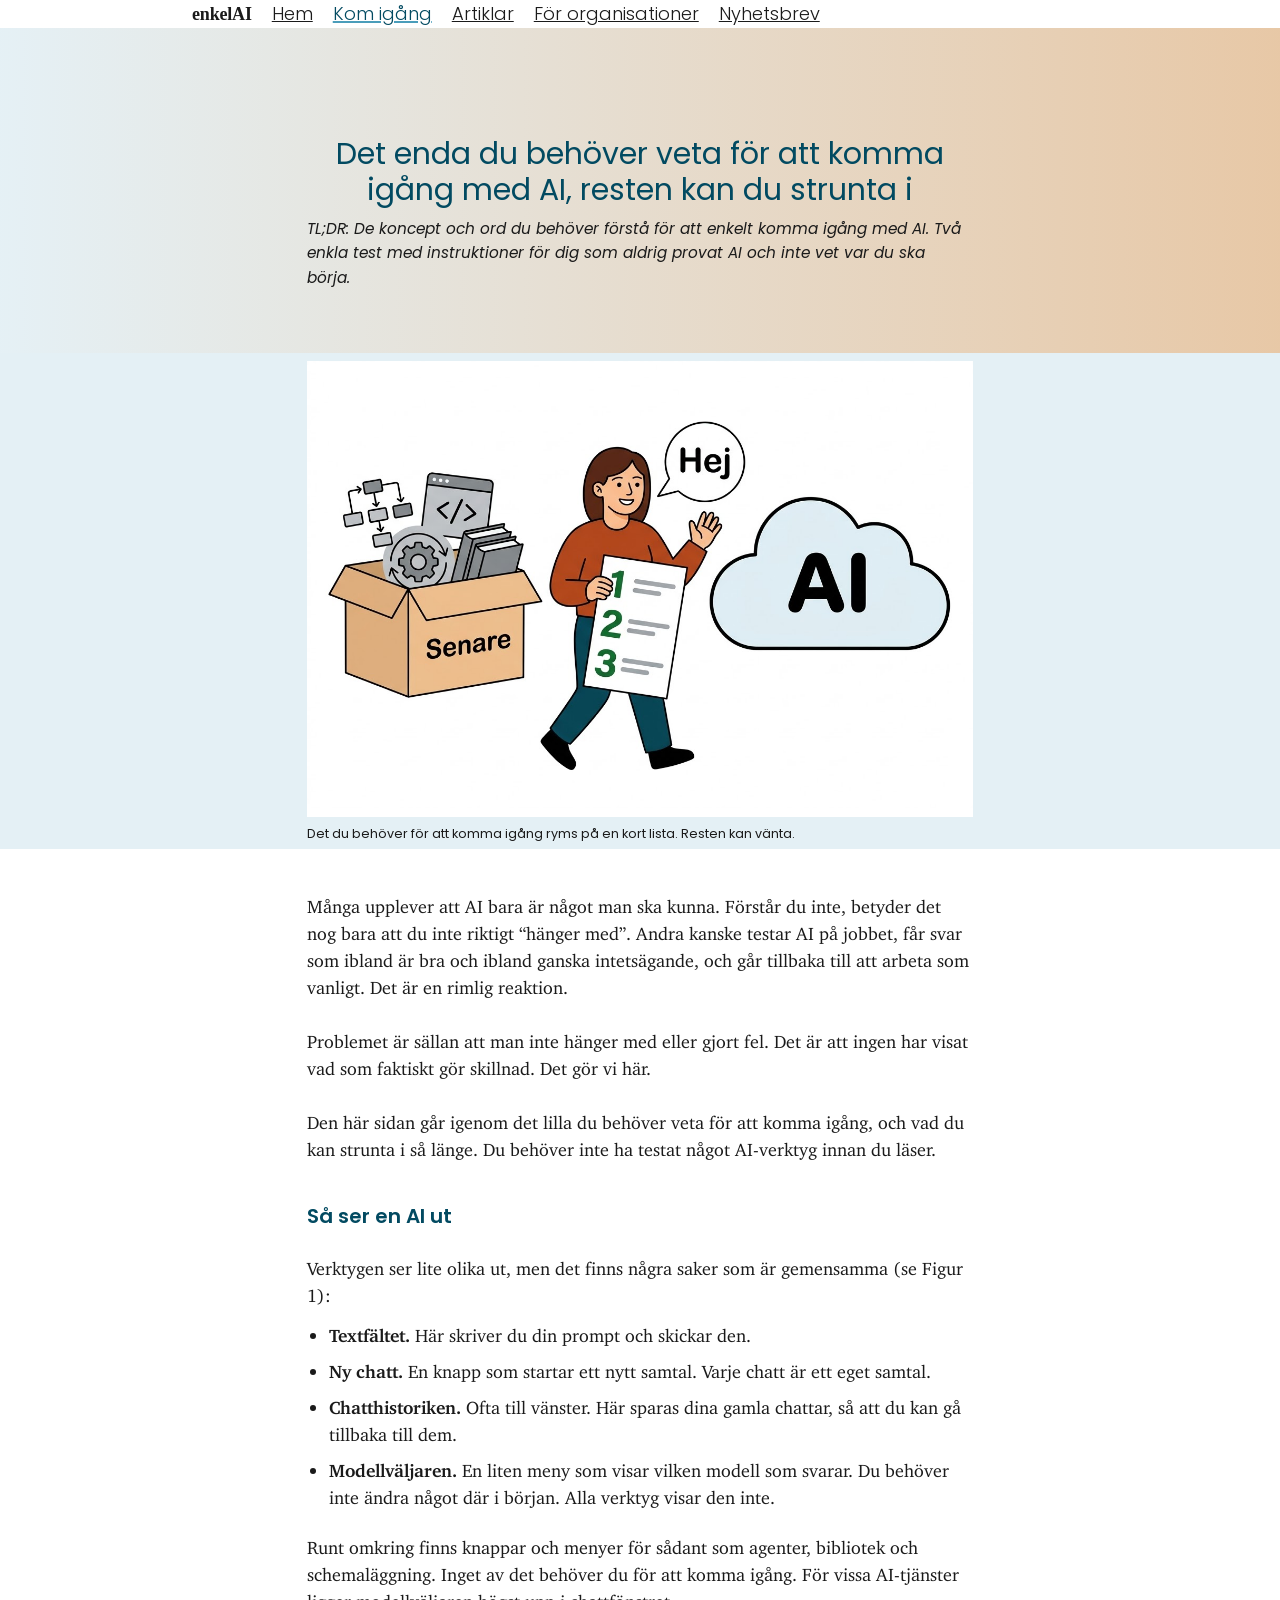
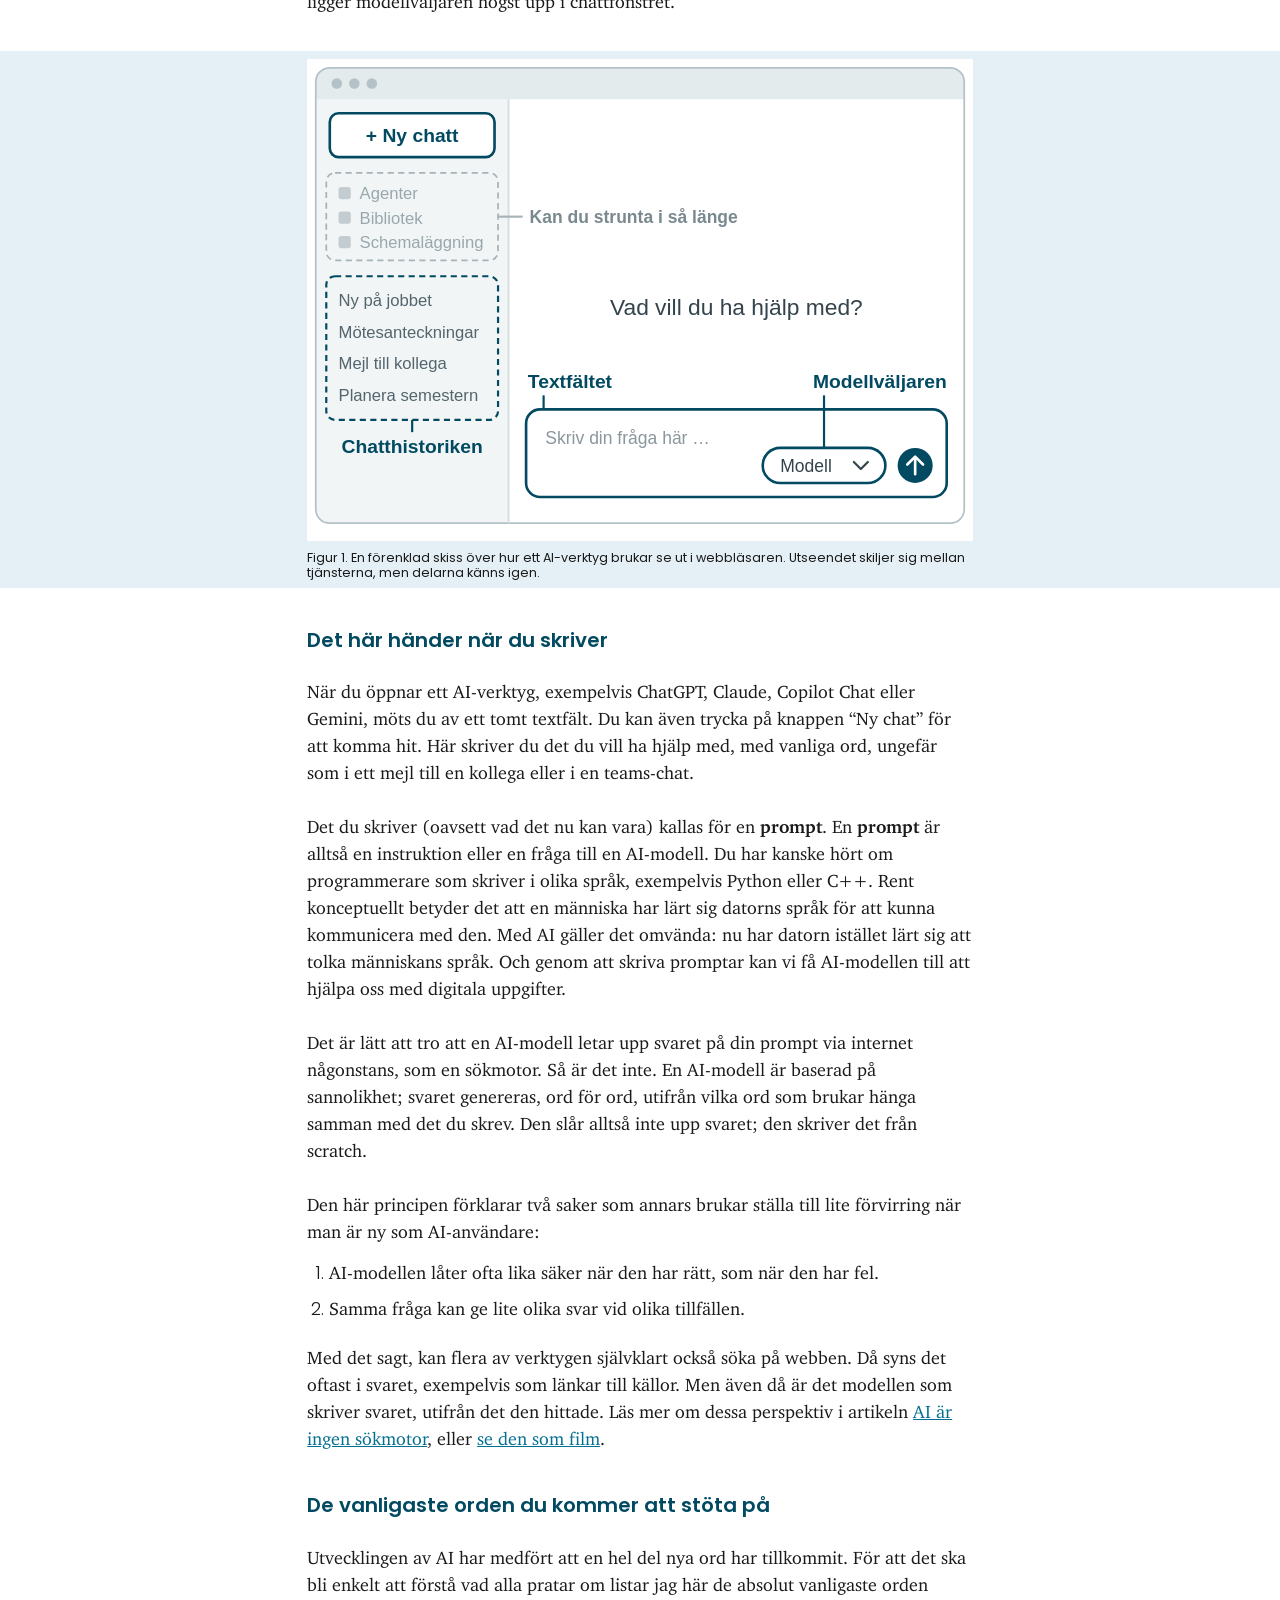
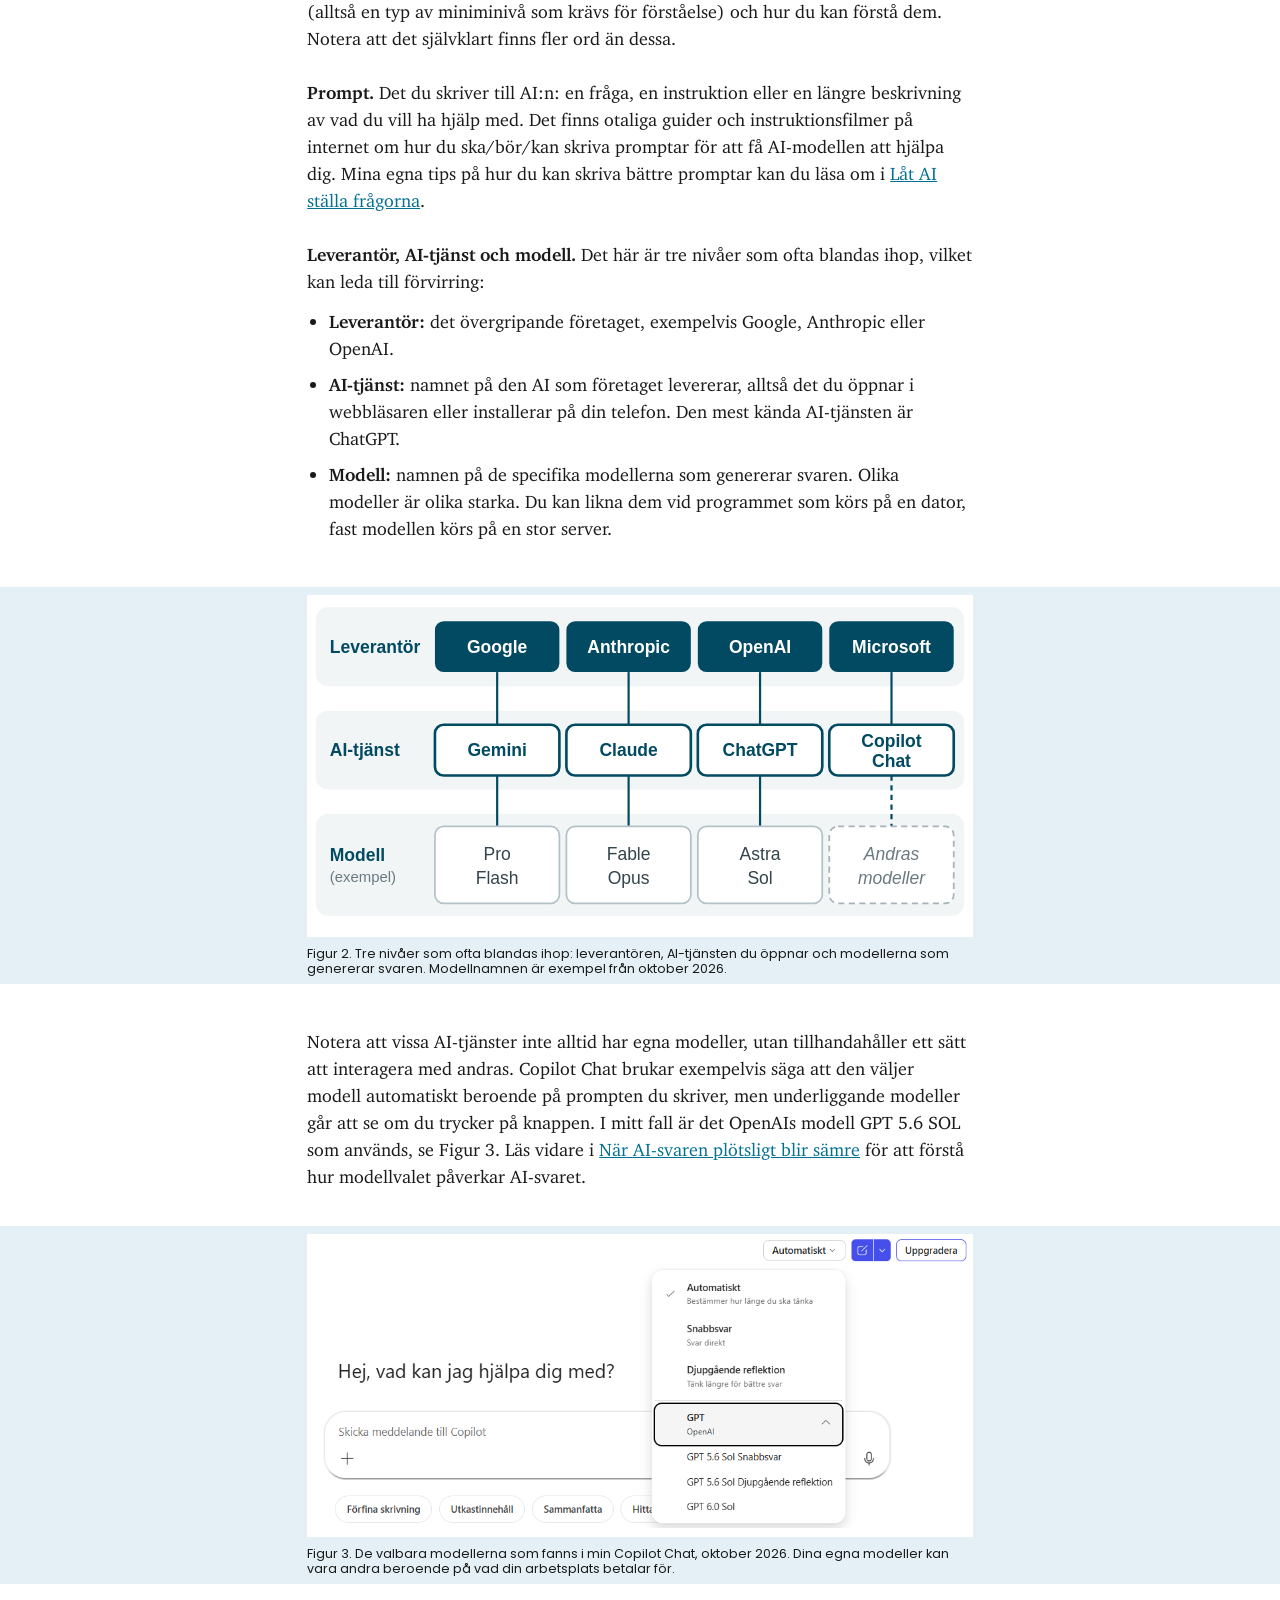
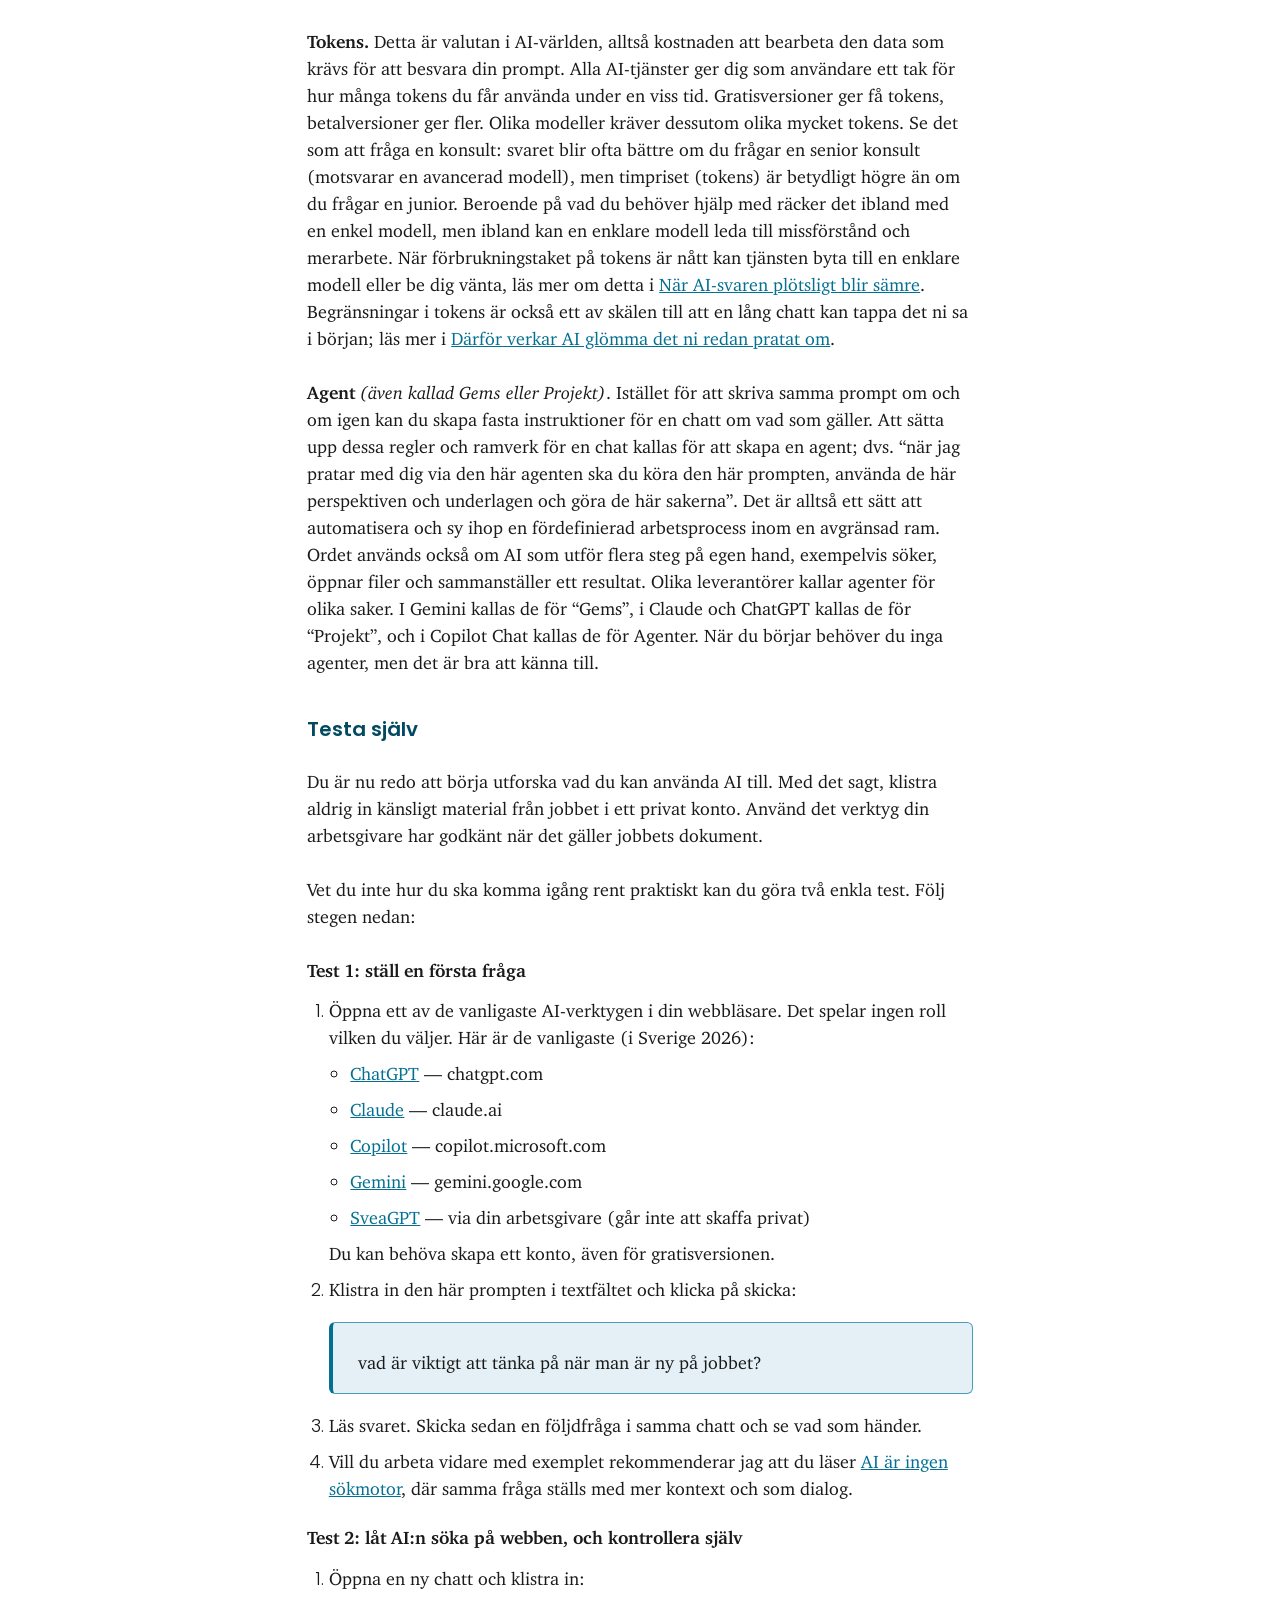
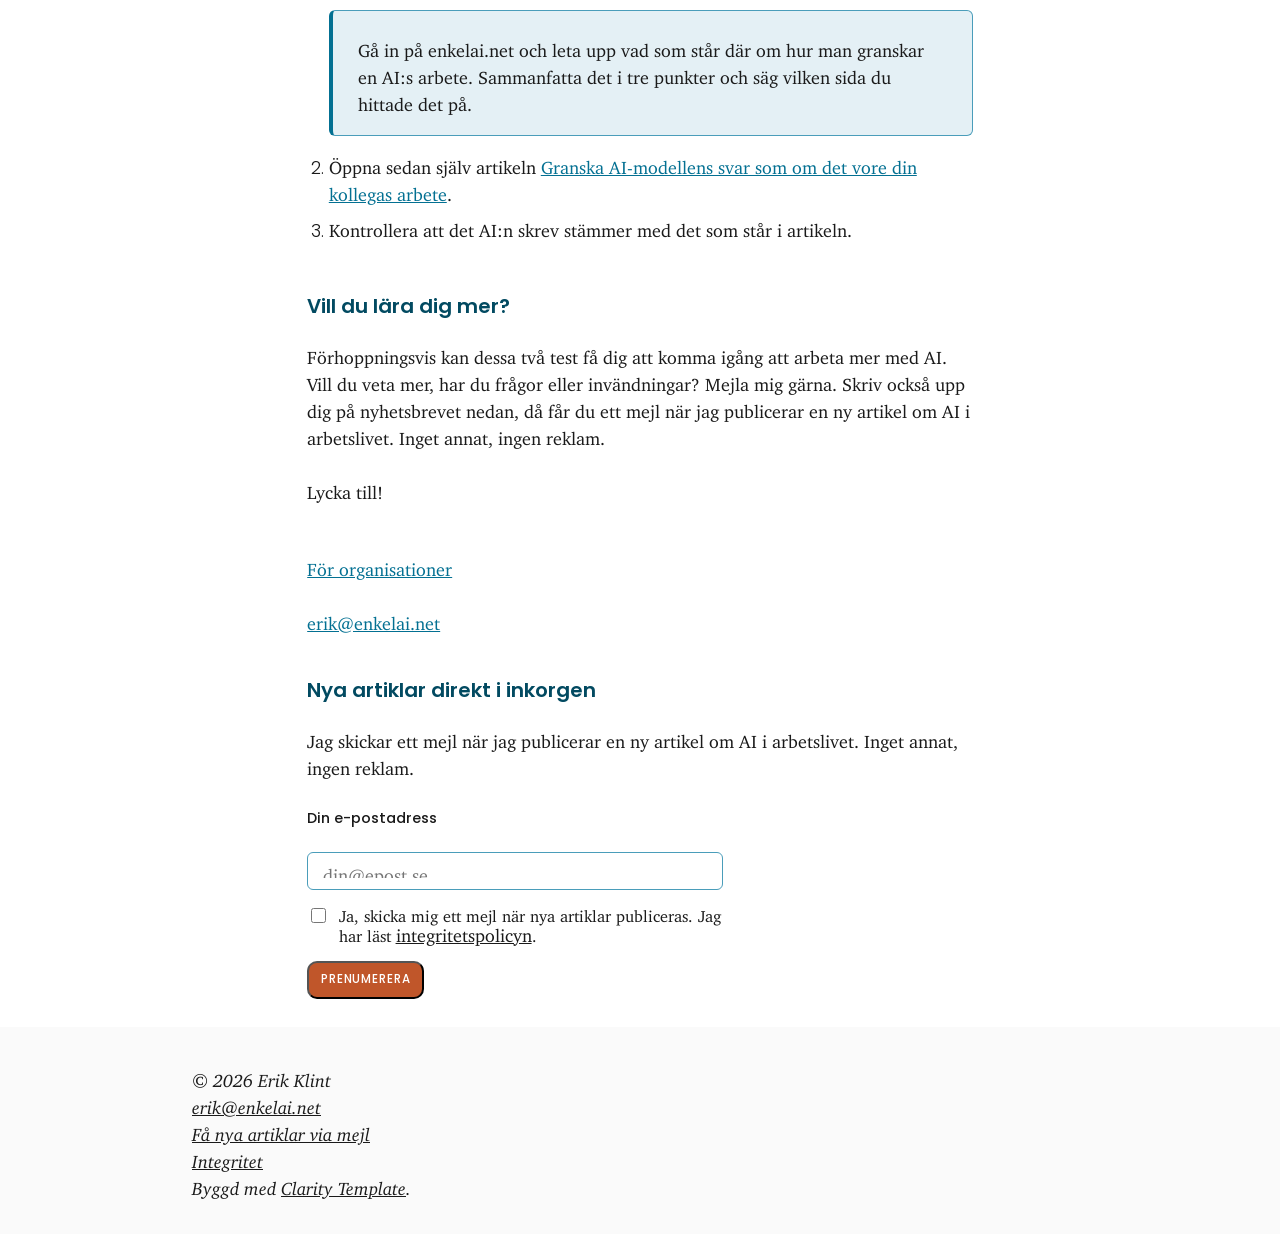
<file: kom-igang/index.html>
<!DOCTYPE html>
<html lang="sv">
<head>
<meta charset="UTF-8">
<meta name="viewport" content="width=device-width, initial-scale=1">
<title>Det enda du behöver veta för att komma igång med AI, resten kan du strunta i | enkelAI</title>
<meta name="description" content="De koncept och ord du behöver förstå för att enkelt komma igång med AI. Två enkla test med instruktioner för dig som aldrig provat AI och inte vet var du ska börja.">
<link rel="canonical" href="https://enkelai.net/kom-igang/">
<meta property="og:title" content="Det enda du behöver veta för att komma igång med AI, resten kan du strunta i">
<meta property="og:description" content="De koncept och ord du behöver förstå för att enkelt komma igång med AI. Två enkla test med instruktioner för dig som aldrig provat AI och inte vet var du ska börja.">
<meta property="og:url" content="https://enkelai.net/kom-igang/">
<meta property="og:type" content="website">
<meta property="og:locale" content="sv_SE">
<meta property="og:image" content="https://enkelai.net/images/og-image.png">
<meta property="og:image:width" content="1200">
<meta property="og:image:height" content="630">
<meta property="og:image:alt" content="enkelAI — AI i arbetslivet. Konkret, på svenska, utan hype.">
<link rel="icon" type="image/png" sizes="96x96" href="/images/favicon-96.png">
<link rel="icon" type="image/png" sizes="512x512" href="/images/favicon-512.png">
<link rel="apple-touch-icon" href="/images/favicon-512.png">
<meta name="theme-color" content="#024A61">
<link rel="stylesheet" href="/assets/stylesheets/main_free.css">
<link rel="stylesheet" href="/style.css">
<style>
/* Sidspecifik stil för promptblocken, samma mönster som artikel 2, 3, 5 och 6.
   Läggs bara här, inte i delade stilmallar (style.css / main_free.css). */
.prompt-block {
  margin: 1.5vh 0;
  padding: 1.2em 1.4em;
  border: 1px solid var(--petrol-light);
  border-left: 4px solid var(--petrol);
  border-radius: 6px;
  background-color: var(--tint);
}
.prompt-block .prompt-block-text {
  margin: 0 0 0.8em 0;
  padding: 0;
  font-family: "Charter", sans-serif;
  color: var(--ink);
}
.prompt-block .prompt-block-text:last-child {
  margin-bottom: 0;
}
</style>
</head>
<body class="nav-kom-igang">
<header>
<div class="container">
<nav>
<a class="wordmark" href="/">enkelAI</a>
<ul>
<li><a href="/">Hem</a></li>
<li><a href="/kom-igang/">Kom igång</a></li>
<li><a href="/artiklar/">Artiklar</a></li>
<li><a href="/for-organisationer/">För organisationer</a></li>
<li><a href="/nyhetsbrev/">Nyhetsbrev</a></li>
</ul>
</nav>
</div>
</header>

<div class="container blog" id="first-content">
    <div class="blog-title no-cover">
        <div class="blog-intro">
            <div>
                <h1 class="title">Det enda du behöver veta för att komma igång med AI, resten kan du strunta i</h1>
                <p class="abstract"><em>TL;DR: De koncept och ord du behöver förstå för att enkelt komma igång med AI. Två enkla test med instruktioner för dig som aldrig provat AI och inte vet var du ska börja.</em></p>
            </div>
        </div>
    </div>
</div>

<article>

<div class="container blog main gray">
<figure class="intro-figure">
<img src="/images/kom-igang-inledning-1264.jpg" width="1264" height="848" alt="Illustration: en kvinna går åt höger med en stor checklista med siffrorna 1, 2 och 3. Hon vinkar och säger hej till ett moln med texten AI. Bakom henne står en öppen låda märkt Senare, med ett flödesschema, ett kodfönster, ett kugghjul och böcker.">
<p class="caption">Det du behöver för att komma igång ryms på en kort lista. Resten kan vänta.</p>
</figure>
</div>

<div class="container blog main first">
<p class="text">Många upplever att AI bara är något man ska kunna. Förstår du inte, betyder det nog bara att du inte riktigt “hänger med”. Andra kanske testar AI på jobbet, får svar som ibland är bra och ibland ganska intetsägande, och går tillbaka till att arbeta som vanligt. Det är en rimlig reaktion.</p>

<p class="text">Problemet är sällan att man inte hänger med eller gjort fel. Det är att ingen har visat vad som faktiskt gör skillnad. Det gör vi här.</p>

<p class="text">Den här sidan går igenom det lilla du behöver veta för att komma igång, och vad du kan strunta i så länge. Du behöver inte ha testat något AI-verktyg innan du läser.</p>
</div>

<div class="container blog main">
<h2>Så ser en AI ut</h2>

<p class="text">Verktygen ser lite olika ut, men det finns några saker som är gemensamma (se Figur 1):</p>

<ul>
<li><p class="text"><strong>Textfältet.</strong> Här skriver du din prompt och skickar den.</p></li>
<li><p class="text"><strong>Ny chatt.</strong> En knapp som startar ett nytt samtal. Varje chatt är ett eget samtal.</p></li>
<li><p class="text"><strong>Chatthistoriken.</strong> Ofta till vänster. Här sparas dina gamla chattar, så att du kan gå tillbaka till dem.</p></li>
<li><p class="text"><strong>Modellväljaren.</strong> En liten meny som visar vilken modell som svarar. Du behöver inte ändra något där i början. Alla verktyg visar den inte.</p></li>
</ul>

<p class="text">Runt omkring finns knappar och menyer för sådant som agenter, bibliotek och schemaläggning. Inget av det behöver du för att komma igång. För vissa AI-tjänster ligger modellväljaren högst upp i chattfönstret.</p>
</div>

<div class="container blog main gray">
<figure id="figur-1">
<img src="/images/kom-igang-figur-1-760.svg" alt="Schematisk bild av ett chattfönster: knappen Ny chatt, en utgråad lista med agenter, bibliotek och schemaläggning, chatthistoriken, textfältet och modellväljaren." loading="lazy">
<p class="caption">Figur 1. En förenklad skiss över hur ett AI-verktyg brukar se ut i webbläsaren. Utseendet skiljer sig mellan tjänsterna, men delarna känns igen.</p>
</figure>
</div>

<div class="container blog main">
<h2>Det här händer när du skriver</h2>

<p class="text">När du öppnar ett AI-verktyg, exempelvis ChatGPT, Claude, Copilot Chat eller Gemini, möts du av ett tomt textfält. Du kan även trycka på knappen “Ny chat” för att komma hit. Här skriver du det du vill ha hjälp med, med vanliga ord, ungefär som i ett mejl till en kollega eller i en teams-chat.</p>

<p class="text">Det du skriver (oavsett vad det nu kan vara) kallas för en <strong>prompt</strong>. En <strong>prompt</strong> är alltså en instruktion eller en fråga till en AI-modell. Du har kanske hört om programmerare som skriver i olika språk, exempelvis Python eller C++. Rent konceptuellt betyder det att en människa har lärt sig datorns språk för att kunna kommunicera med den. Med AI gäller det omvända: nu har datorn istället lärt sig att tolka människans språk. Och genom att skriva promptar kan vi få AI-modellen till att hjälpa oss med digitala uppgifter.</p>

<p class="text">Det är lätt att tro att en AI-modell letar upp svaret på din prompt via internet någonstans, som en sökmotor. Så är det inte. En AI-modell är baserad på sannolikhet; svaret genereras, ord för ord, utifrån vilka ord som brukar hänga samman med det du skrev. Den slår alltså inte upp svaret; den skriver det från scratch.</p>

<p class="text">Den här principen förklarar två saker som annars brukar ställa till lite förvirring när man är ny som AI-användare:</p>

<ol>
<li><p class="text">AI-modellen låter ofta lika säker när den har rätt, som när den har fel.</p></li>
<li><p class="text">Samma fråga kan ge lite olika svar vid olika tillfällen.</p></li>
</ol>

<p class="text">Med det sagt, kan flera av verktygen självklart också söka på webben. Då syns det oftast i svaret, exempelvis som länkar till källor. Men även då är det modellen som skriver svaret, utifrån det den hittade. Läs mer om dessa perspektiv i artikeln <a href="/artiklar/ai-ar-ingen-sokmotor/">AI är ingen sökmotor</a>, eller <a href="https://youtu.be/I5r8NX6OvAU" rel="noopener">se den som film</a>.</p>
</div>

<div class="container blog main">
<h2>De vanligaste orden du kommer att stöta på</h2>

<p class="text">Utvecklingen av AI har medfört att en hel del nya ord har tillkommit. För att det ska bli enkelt att förstå vad alla pratar om listar jag här de absolut vanligaste orden (alltså en typ av miniminivå som krävs för förståelse) och hur du kan förstå dem. Notera att det självklart finns fler ord än dessa.</p>

<p class="text"><strong>Prompt.</strong> Det du skriver till AI:n: en fråga, en instruktion eller en längre beskrivning av vad du vill ha hjälp med. Det finns otaliga guider och instruktionsfilmer på internet om hur du ska/bör/kan skriva promptar för att få AI-modellen att hjälpa dig. Mina egna tips på hur du kan skriva bättre promptar kan du läsa om i <a href="/artiklar/lat-ai-stalla-fragorna/">Låt AI ställa frågorna</a>.</p>

<p class="text"><strong>Leverantör, AI-tjänst och modell.</strong> Det här är tre nivåer som ofta blandas ihop, vilket kan leda till förvirring:</p>

<ul>
<li><p class="text"><strong>Leverantör:</strong> det övergripande företaget, exempelvis Google, Anthropic eller OpenAI.</p></li>
<li><p class="text"><strong>AI-tjänst:</strong> namnet på den AI som företaget levererar, alltså det du öppnar i webbläsaren eller installerar på din telefon. Den mest kända AI-tjänsten är ChatGPT.</p></li>
<li><p class="text"><strong>Modell:</strong> namnen på de specifika modellerna som genererar svaren. Olika modeller är olika starka. Du kan likna dem vid programmet som körs på en dator, fast modellen körs på en stor server.</p></li>
</ul>
</div>

<div class="container blog main gray">
<figure id="figur-2">
<img src="/images/kom-igang-figur-2-760.svg" alt="Tre nivåer för fyra leverantörer: Google med tjänsten Gemini och modellerna Pro och Flash, Anthropic med Claude och modellerna Fable och Opus, OpenAI med ChatGPT och modellerna Astra och Sol, och Microsoft med Copilot Chat som använder andras modeller." loading="lazy">
<p class="caption">Figur 2. Tre nivåer som ofta blandas ihop: leverantören, AI-tjänsten du öppnar och modellerna som genererar svaren. Modellnamnen är exempel från oktober 2026.</p>
</figure>
</div>

<div class="container blog main">
<p class="text">Notera att vissa AI-tjänster inte alltid har egna modeller, utan tillhandahåller ett sätt att interagera med andras. Copilot Chat brukar exempelvis säga att den väljer modell automatiskt beroende på prompten du skriver, men underliggande modeller går att se om du trycker på knappen. I mitt fall är det OpenAIs modell GPT 5.6 SOL som används, se Figur 3. Läs vidare i <a href="/artiklar/nar-ai-svaren-blir-samre/">När AI-svaren plötsligt blir sämre</a> för att förstå hur modellvalet påverkar AI-svaret.</p>
</div>

<div class="container blog main gray">
<figure id="figur-3">
<img src="/images/kom-igang-figur-3-1003.png" alt="Skärmdump av modellväljaren i Copilot Chat med menyn öppen: lägena Automatiskt, Snabbsvar och Djupgående reflektion, och under GPT från OpenAI modellerna GPT 5.6 Sol Snabbsvar, GPT 5.6 Sol Djupgående reflektion och GPT 6.0 Sol." loading="lazy">
<p class="caption">Figur 3. De valbara modellerna som fanns i min Copilot Chat, oktober 2026. Dina egna modeller kan vara andra beroende på vad din arbetsplats betalar för.</p>
</figure>
</div>

<div class="container blog main">
<p class="text"><strong>Tokens.</strong> Detta är valutan i AI-världen, alltså kostnaden att bearbeta den data som krävs för att besvara din prompt. Alla AI-tjänster ger dig som användare ett tak för hur många tokens du får använda under en viss tid. Gratisversioner ger få tokens, betalversioner ger fler. Olika modeller kräver dessutom olika mycket tokens. Se det som att fråga en konsult: svaret blir ofta bättre om du frågar en senior konsult (motsvarar en avancerad modell), men timpriset (tokens) är betydligt högre än om du frågar en junior. Beroende på vad du behöver hjälp med räcker det ibland med en enkel modell, men ibland kan en enklare modell leda till missförstånd och merarbete. När förbrukningstaket på tokens är nått kan tjänsten byta till en enklare modell eller be dig vänta, läs mer om detta i <a href="/artiklar/nar-ai-svaren-blir-samre/">När AI-svaren plötsligt blir sämre</a>. Begränsningar i tokens är också ett av skälen till att en lång chatt kan tappa det ni sa i början; läs mer i <a href="/artiklar/darfor-verkar-ai-glomma/">Därför verkar AI glömma det ni redan pratat om</a>.</p>

<p class="text"><strong>Agent</strong> <em>(även kallad Gems eller Projekt)</em>. Istället för att skriva samma prompt om och om igen kan du skapa fasta instruktioner för en chatt om vad som gäller. Att sätta upp dessa regler och ramverk för en chat kallas för att skapa en agent; dvs. “när jag pratar med dig via den här agenten ska du köra den här prompten, använda de här perspektiven och underlagen och göra de här sakerna”. Det är alltså ett sätt att automatisera och sy ihop en fördefinierad arbetsprocess inom en avgränsad ram. Ordet används också om AI som utför flera steg på egen hand, exempelvis söker, öppnar filer och sammanställer ett resultat. Olika leverantörer kallar agenter för olika saker. I Gemini kallas de för “Gems”, i Claude och ChatGPT kallas de för “Projekt”, och i Copilot Chat kallas de för Agenter. När du börjar behöver du inga agenter, men det är bra att känna till.</p>
</div>

<div class="container blog main">
<h2>Testa själv</h2>

<p class="text">Du är nu redo att börja utforska vad du kan använda AI till. Med det sagt, klistra aldrig in känsligt material från jobbet i ett privat konto. Använd det verktyg din arbetsgivare har godkänt när det gäller jobbets dokument.</p>

<p class="text">Vet du inte hur du ska komma igång rent praktiskt kan du göra två enkla test. Följ stegen nedan:</p>

<p class="text"><strong>Test 1: ställ en första fråga</strong></p>

<ol>
<li><p class="text">Öppna ett av de vanligaste AI-verktygen i din webbläsare. Det spelar ingen roll vilken du väljer. Här är de vanligaste (i Sverige 2026):</p>
<ul>
<li><p class="text"><a href="https://chatgpt.com/" rel="noopener">ChatGPT</a> — chatgpt.com</p></li>
<li><p class="text"><a href="https://claude.ai/" rel="noopener">Claude</a> — claude.ai</p></li>
<li><p class="text"><a href="https://copilot.microsoft.com/" rel="noopener">Copilot</a> — copilot.microsoft.com</p></li>
<li><p class="text"><a href="https://gemini.google.com/app" rel="noopener">Gemini</a> — gemini.google.com</p></li>
<li><p class="text"><a href="https://sveagpt.se/logga-in" rel="noopener">SveaGPT</a> — via din arbetsgivare (går inte att skaffa privat)</p></li>
</ul>
<p class="text">Du kan behöva skapa ett konto, även för gratisversionen.</p></li>
<li><p class="text">Klistra in den här prompten i textfältet och klicka på skicka:</p>
<div class="prompt-block">
<p class="prompt-block-text">vad är viktigt att tänka på när man är ny på jobbet?</p>
</div></li>
<li><p class="text">Läs svaret. Skicka sedan en följdfråga i samma chatt och se vad som händer.</p></li>
<li><p class="text">Vill du arbeta vidare med exemplet rekommenderar jag att du läser <a href="/artiklar/ai-ar-ingen-sokmotor/">AI är ingen sökmotor</a>, där samma fråga ställs med mer kontext och som dialog.</p></li>
</ol>

<p class="text"><strong>Test 2: låt AI:n söka på webben, och kontrollera själv</strong></p>

<ol>
<li><p class="text">Öppna en ny chatt och klistra in:</p>
<div class="prompt-block">
<p class="prompt-block-text">Gå in på enkelai.net och leta upp vad som står där om hur man granskar en AI:s arbete. Sammanfatta det i tre punkter och säg vilken sida du hittade det på.</p>
</div></li>
<li><p class="text">Öppna sedan själv artikeln <a href="/artiklar/granska-ai-som-en-kollegas-arbete/">Granska AI-modellens svar som om det vore din kollegas arbete</a>.</p></li>
<li><p class="text">Kontrollera att det AI:n skrev stämmer med det som står i artikeln.</p></li>
</ol>
</div>

<div class="container blog main">
<h2>Vill du lära dig mer?</h2>

<p class="text">Förhoppningsvis kan dessa två test få dig att komma igång att arbeta mer med AI. Vill du veta mer, har du frågor eller invändningar? Mejla mig gärna. Skriv också upp dig på nyhetsbrevet nedan, då får du ett mejl när jag publicerar en ny artikel om AI i arbetslivet. Inget annat, ingen reklam.</p>

<p class="text">Lycka till!</p>
</div>

</article>

<div class="container blog main">
<p class="text"><a href="/for-organisationer/">För organisationer</a></p>
<p class="text"><a href="mailto:erik@enkelai.net">erik@enkelai.net</a></p>
</div>

<div class="container blog main">
<h2>Nya artiklar direkt i inkorgen</h2>
<p class="text">Jag skickar ett mejl när jag publicerar en ny artikel om AI i arbetslivet. Inget annat, ingen reklam.</p>

<form class="newsletter-form" method="POST" action="https://c1894ea2.sibforms.com/v2/serve/[base64]">
<label for="EMAIL">Din e-postadress</label>
<input type="email" id="EMAIL" name="EMAIL" required placeholder="din@epost.se" autocomplete="email">
<label class="checkbox-label">
<input type="checkbox" name="OPT_IN" value="1" required>
<span>Ja, skicka mig ett mejl när nya artiklar publiceras. Jag har läst <a href="/integritet/">integritetspolicyn</a>.</span>
</label>
<input type="text" name="email_address_check" value="" style="display:none" tabindex="-1" autocomplete="off">
<input type="hidden" name="locale" value="sv">
<button type="submit">Prenumerera</button>
</form>
</div>

<footer>
<div class="container">
<p>© 2026 Erik Klint</p>
<p><a href="mailto:erik@enkelai.net">erik@enkelai.net</a></p>
<p><a href="/nyhetsbrev/">Få nya artiklar via mejl</a></p>
<p><a href="/integritet/">Integritet</a></p>
<p>Byggd med <a href="https://shikun.io/projects/clarity">Clarity Template</a>.</p>
</div>
</footer>
</body>
</html>
</file>
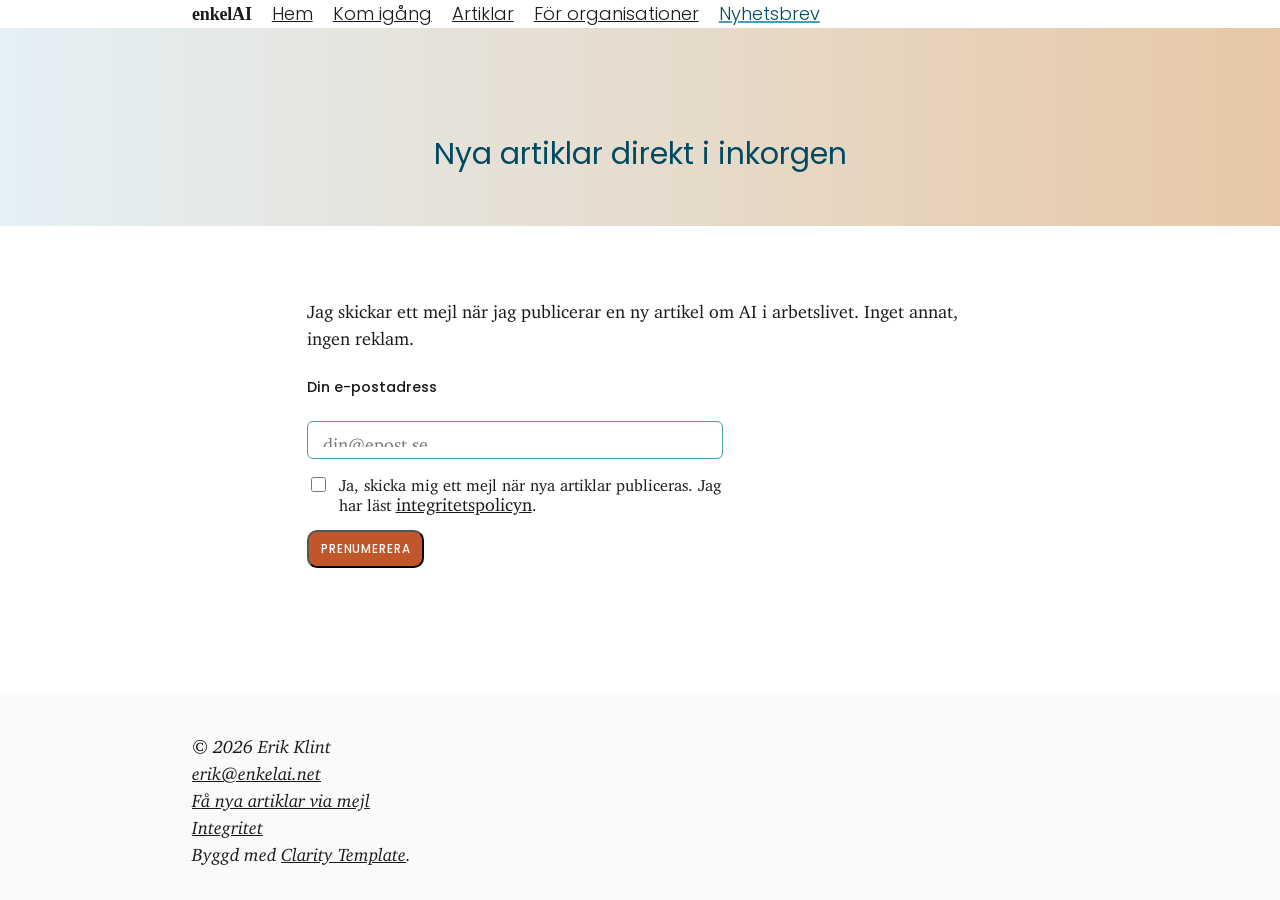
<file: nyhetsbrev/index.html>
<!DOCTYPE html>
<html lang="sv">
<head>
<meta charset="UTF-8">
<meta name="viewport" content="width=device-width, initial-scale=1">
<title>Nya artiklar direkt i inkorgen | enkelAI</title>
<meta name="description" content="Jag skickar ett mejl när jag publicerar en ny artikel om AI i arbetslivet. Inget annat, ingen reklam.">
<link rel="canonical" href="https://enkelai.net/nyhetsbrev/">
<meta property="og:title" content="Nya artiklar direkt i inkorgen">
<meta property="og:description" content="Jag skickar ett mejl när jag publicerar en ny artikel om AI i arbetslivet. Inget annat, ingen reklam.">
<meta property="og:url" content="https://enkelai.net/nyhetsbrev/">
<meta property="og:type" content="website">
<meta property="og:locale" content="sv_SE">
<meta property="og:image" content="https://enkelai.net/images/og-image.png">
<meta property="og:image:width" content="1200">
<meta property="og:image:height" content="630">
<meta property="og:image:alt" content="enkelAI — AI i arbetslivet. Konkret, på svenska, utan hype.">
<link rel="icon" type="image/png" sizes="96x96" href="/images/favicon-96.png">
<link rel="icon" type="image/png" sizes="512x512" href="/images/favicon-512.png">
<link rel="apple-touch-icon" href="/images/favicon-512.png">
<meta name="theme-color" content="#024A61">
<link rel="stylesheet" href="/assets/stylesheets/main_free.css">
<link rel="stylesheet" href="/style.css">
</head>
<body class="nav-nyhetsbrev">
<header>
<div class="container">
<nav>
<a class="wordmark" href="/">enkelAI</a>
<ul>
<li><a href="/">Hem</a></li>
<li><a href="/kom-igang/">Kom igång</a></li>
<li><a href="/artiklar/">Artiklar</a></li>
<li><a href="/for-organisationer/">För organisationer</a></li>
<li><a href="/nyhetsbrev/">Nyhetsbrev</a></li>
</ul>
</nav>
</div>
</header>

<div class="container blog" id="first-content">
    <div class="blog-title no-cover">
        <div class="blog-intro">
            <div>
                <h1 class="title">Nya artiklar direkt i inkorgen</h1>
            </div>
        </div>
    </div>
</div>

<div class="container blog main first">
<p class="text">Jag skickar ett mejl när jag publicerar en ny artikel om AI i arbetslivet. Inget annat, ingen reklam.</p>

<form class="newsletter-form" method="POST" action="https://c1894ea2.sibforms.com/v2/serve/[base64]">
<label for="EMAIL">Din e-postadress</label>
<input type="email" id="EMAIL" name="EMAIL" required placeholder="din@epost.se" autocomplete="email">
<label class="checkbox-label">
<input type="checkbox" name="OPT_IN" value="1" required>
<span>Ja, skicka mig ett mejl när nya artiklar publiceras. Jag har läst <a href="/integritet/">integritetspolicyn</a>.</span>
</label>
<input type="text" name="email_address_check" value="" style="display:none" tabindex="-1" autocomplete="off">
<input type="hidden" name="locale" value="sv">
<button type="submit">Prenumerera</button>
</form>
</div>

<footer>
<div class="container">
<p>© 2026 Erik Klint</p>
<p><a href="mailto:erik@enkelai.net">erik@enkelai.net</a></p>
<p><a href="/nyhetsbrev/">Få nya artiklar via mejl</a></p>
<p><a href="/integritet/">Integritet</a></p>
<p>Byggd med <a href="https://shikun.io/projects/clarity">Clarity Template</a>.</p>
</div>
</footer>
</body>
</html>
</file>
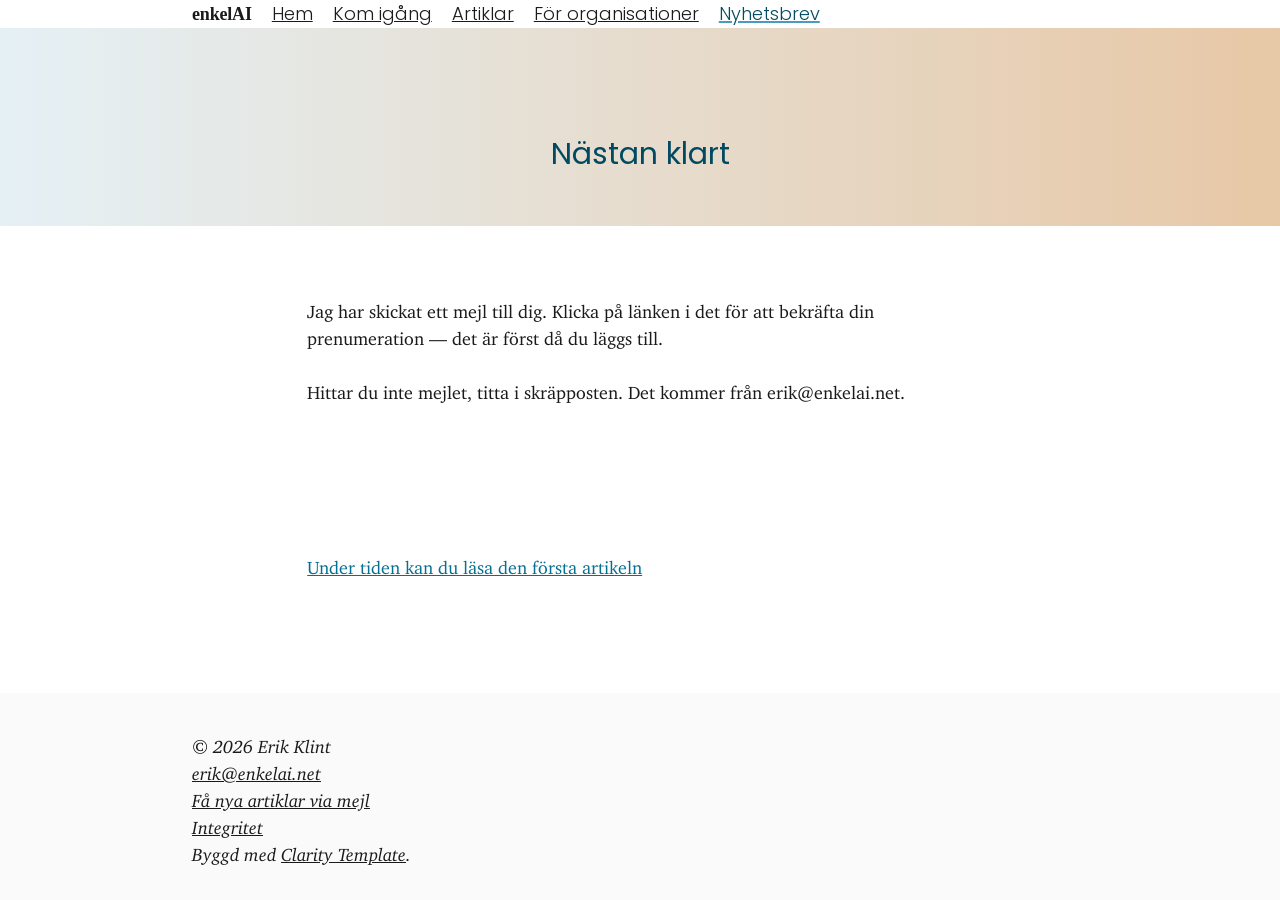
<file: tack/index.html>
<!DOCTYPE html>
<html lang="sv">
<head>
<meta charset="UTF-8">
<meta name="viewport" content="width=device-width, initial-scale=1">
<title>Nästan klart | enkelAI</title>
<meta name="description" content="Bekräfta din prenumeration på nyhetsbrevet via länken i mejlet du precis fått.">
<meta name="robots" content="noindex">
<link rel="canonical" href="https://enkelai.net/tack/">
<meta property="og:title" content="Nästan klart">
<meta property="og:description" content="Bekräfta din prenumeration på nyhetsbrevet via länken i mejlet du precis fått.">
<meta property="og:url" content="https://enkelai.net/tack/">
<meta property="og:type" content="website">
<meta property="og:locale" content="sv_SE">
<meta property="og:image" content="https://enkelai.net/images/og-image.png">
<meta property="og:image:width" content="1200">
<meta property="og:image:height" content="630">
<meta property="og:image:alt" content="enkelAI — AI i arbetslivet. Konkret, på svenska, utan hype.">
<link rel="icon" type="image/png" sizes="96x96" href="/images/favicon-96.png">
<link rel="icon" type="image/png" sizes="512x512" href="/images/favicon-512.png">
<link rel="apple-touch-icon" href="/images/favicon-512.png">
<meta name="theme-color" content="#024A61">
<link rel="stylesheet" href="/assets/stylesheets/main_free.css">
<link rel="stylesheet" href="/style.css">
</head>
<body class="nav-nyhetsbrev">
<header>
<div class="container">
<nav>
<a class="wordmark" href="/">enkelAI</a>
<ul>
<li><a href="/">Hem</a></li>
<li><a href="/kom-igang/">Kom igång</a></li>
<li><a href="/artiklar/">Artiklar</a></li>
<li><a href="/for-organisationer/">För organisationer</a></li>
<li><a href="/nyhetsbrev/">Nyhetsbrev</a></li>
</ul>
</nav>
</div>
</header>

<div class="container blog" id="first-content">
    <div class="blog-title no-cover">
        <div class="blog-intro">
            <div>
                <h1 class="title">Nästan klart</h1>
            </div>
        </div>
    </div>
</div>

<div class="container blog main first">
<p class="text">Jag har skickat ett mejl till dig. Klicka på länken i det för att bekräfta din prenumeration — det är först då du läggs till.</p>
<p class="text">Hittar du inte mejlet, titta i skräpposten. Det kommer från erik@enkelai.net.</p>
</div>

<div class="container blog main">
<p class="text"><a href="/artiklar/ai-ar-ingen-sokmotor/">Under tiden kan du läsa den första artikeln</a></p>
</div>

<footer>
<div class="container">
<p>© 2026 Erik Klint</p>
<p><a href="mailto:erik@enkelai.net">erik@enkelai.net</a></p>
<p><a href="/nyhetsbrev/">Få nya artiklar via mejl</a></p>
<p><a href="/integritet/">Integritet</a></p>
<p>Byggd med <a href="https://shikun.io/projects/clarity">Clarity Template</a>.</p>
</div>
</footer>
</body>
</html>
</file>
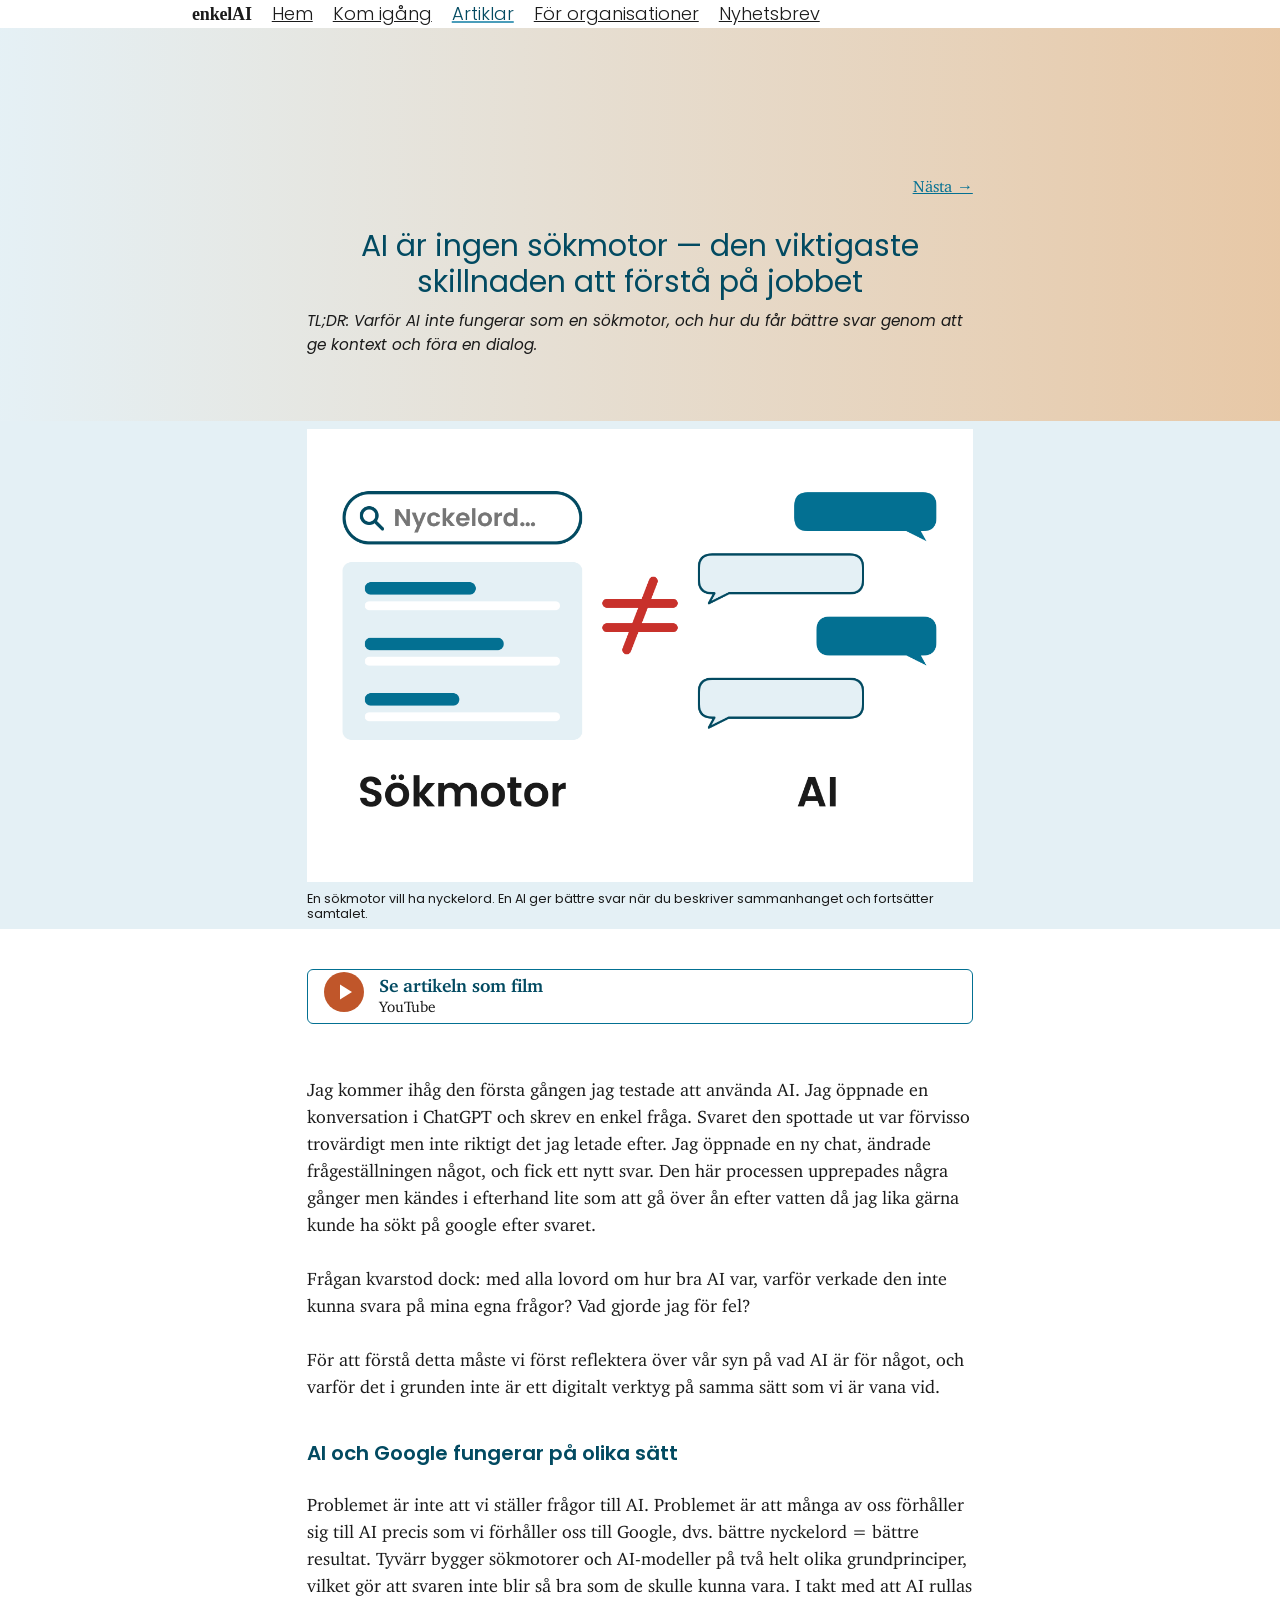
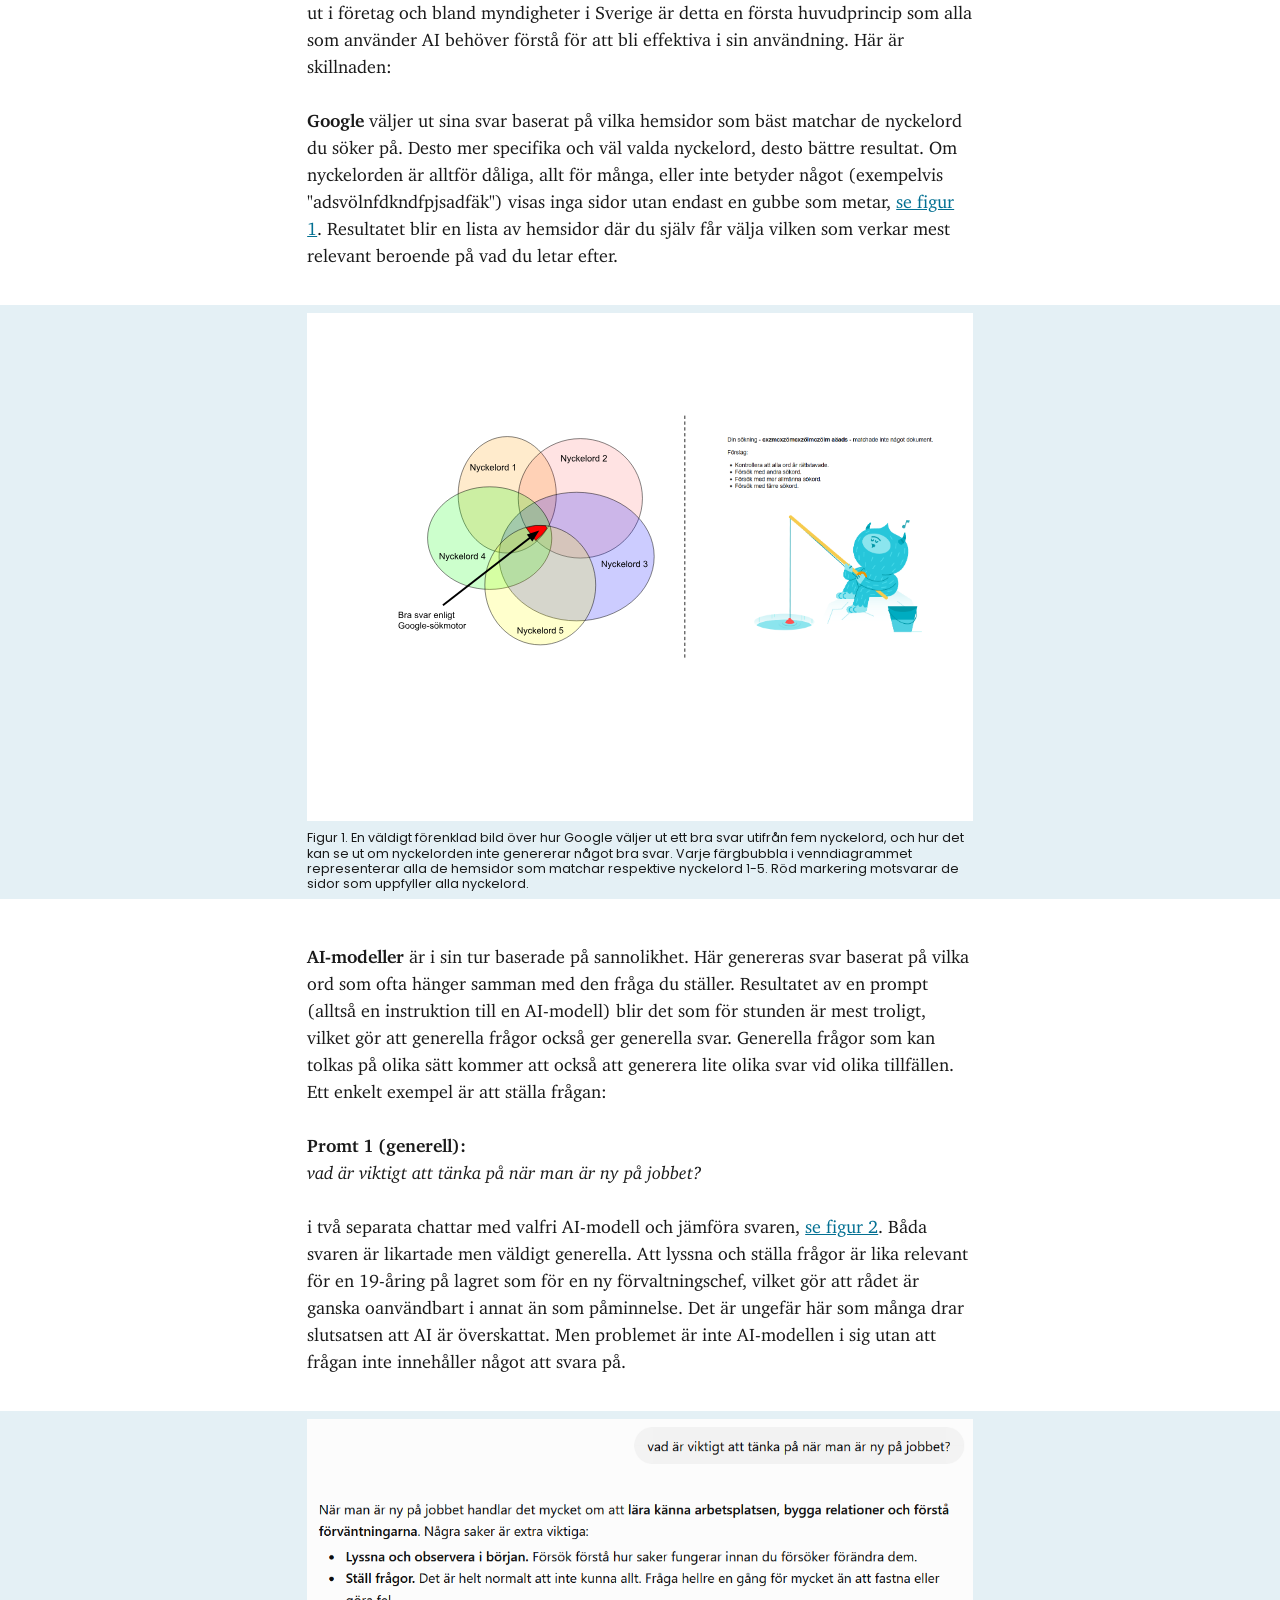
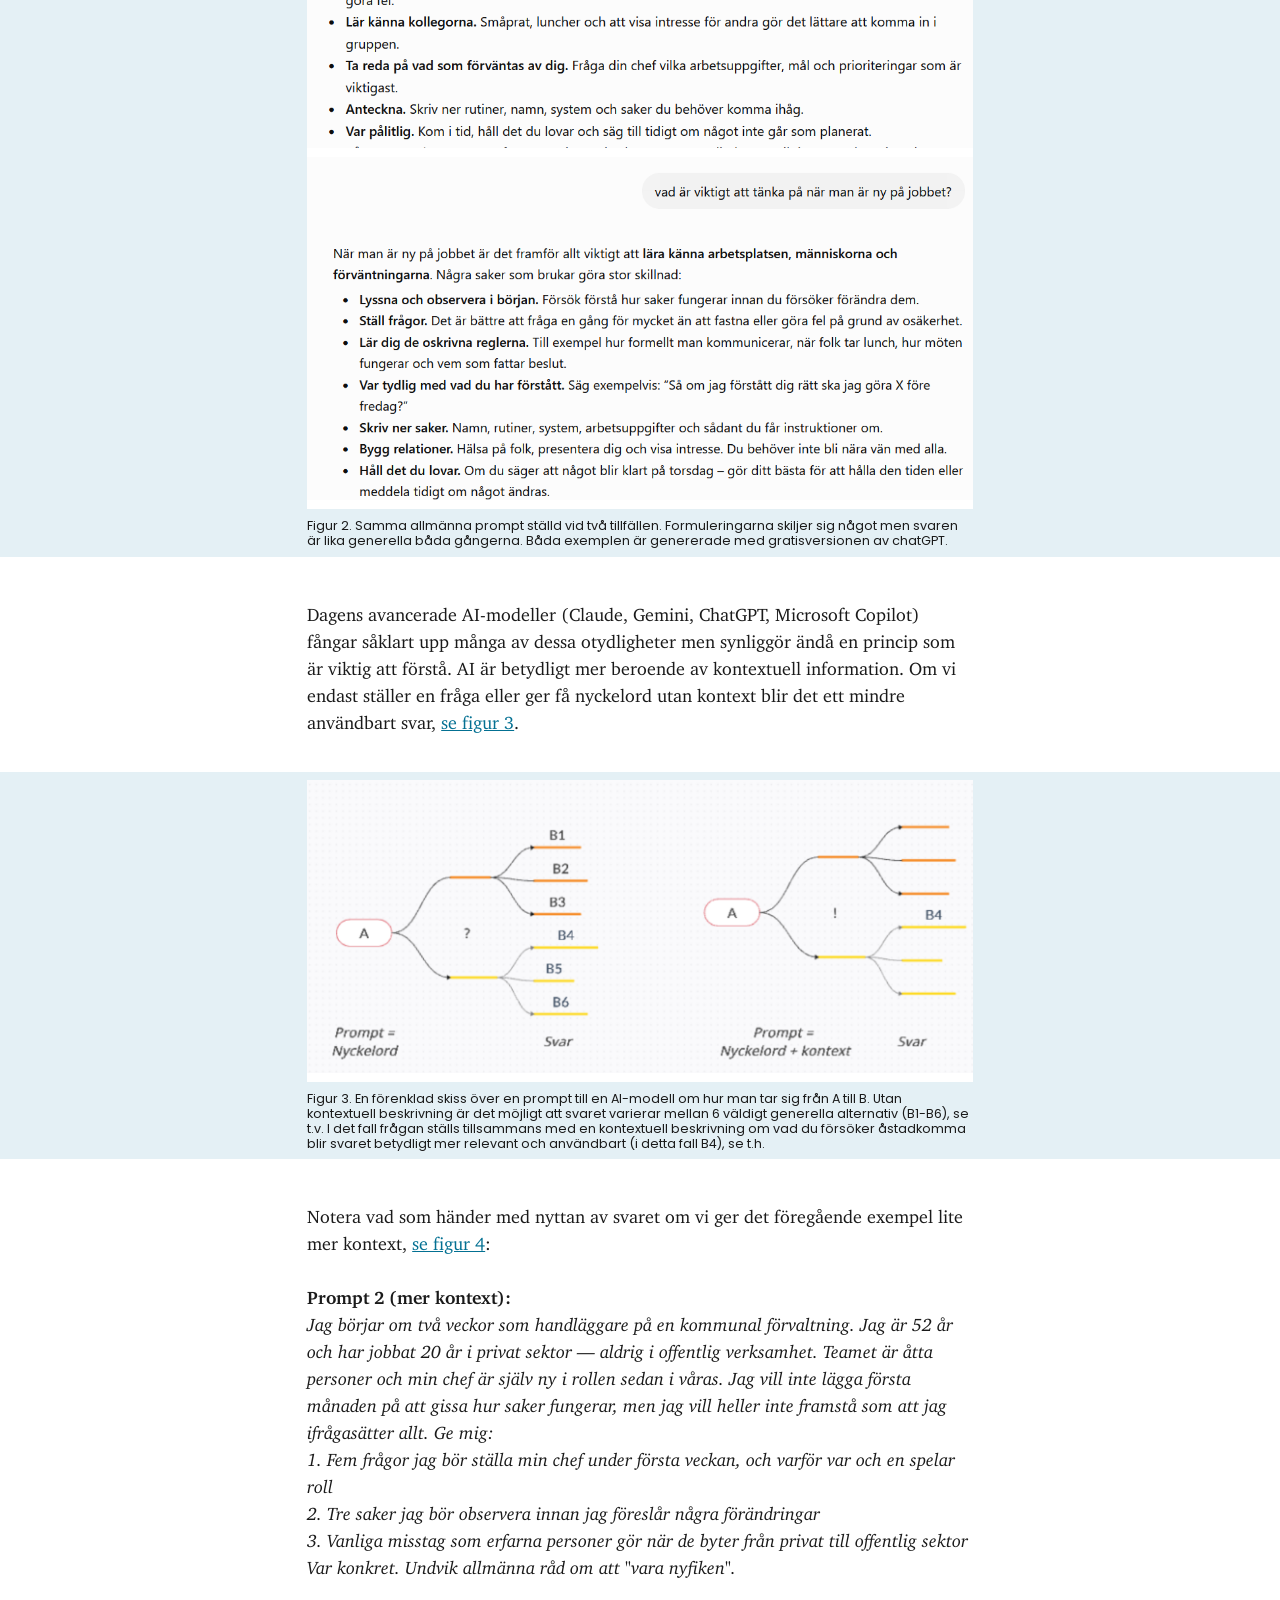
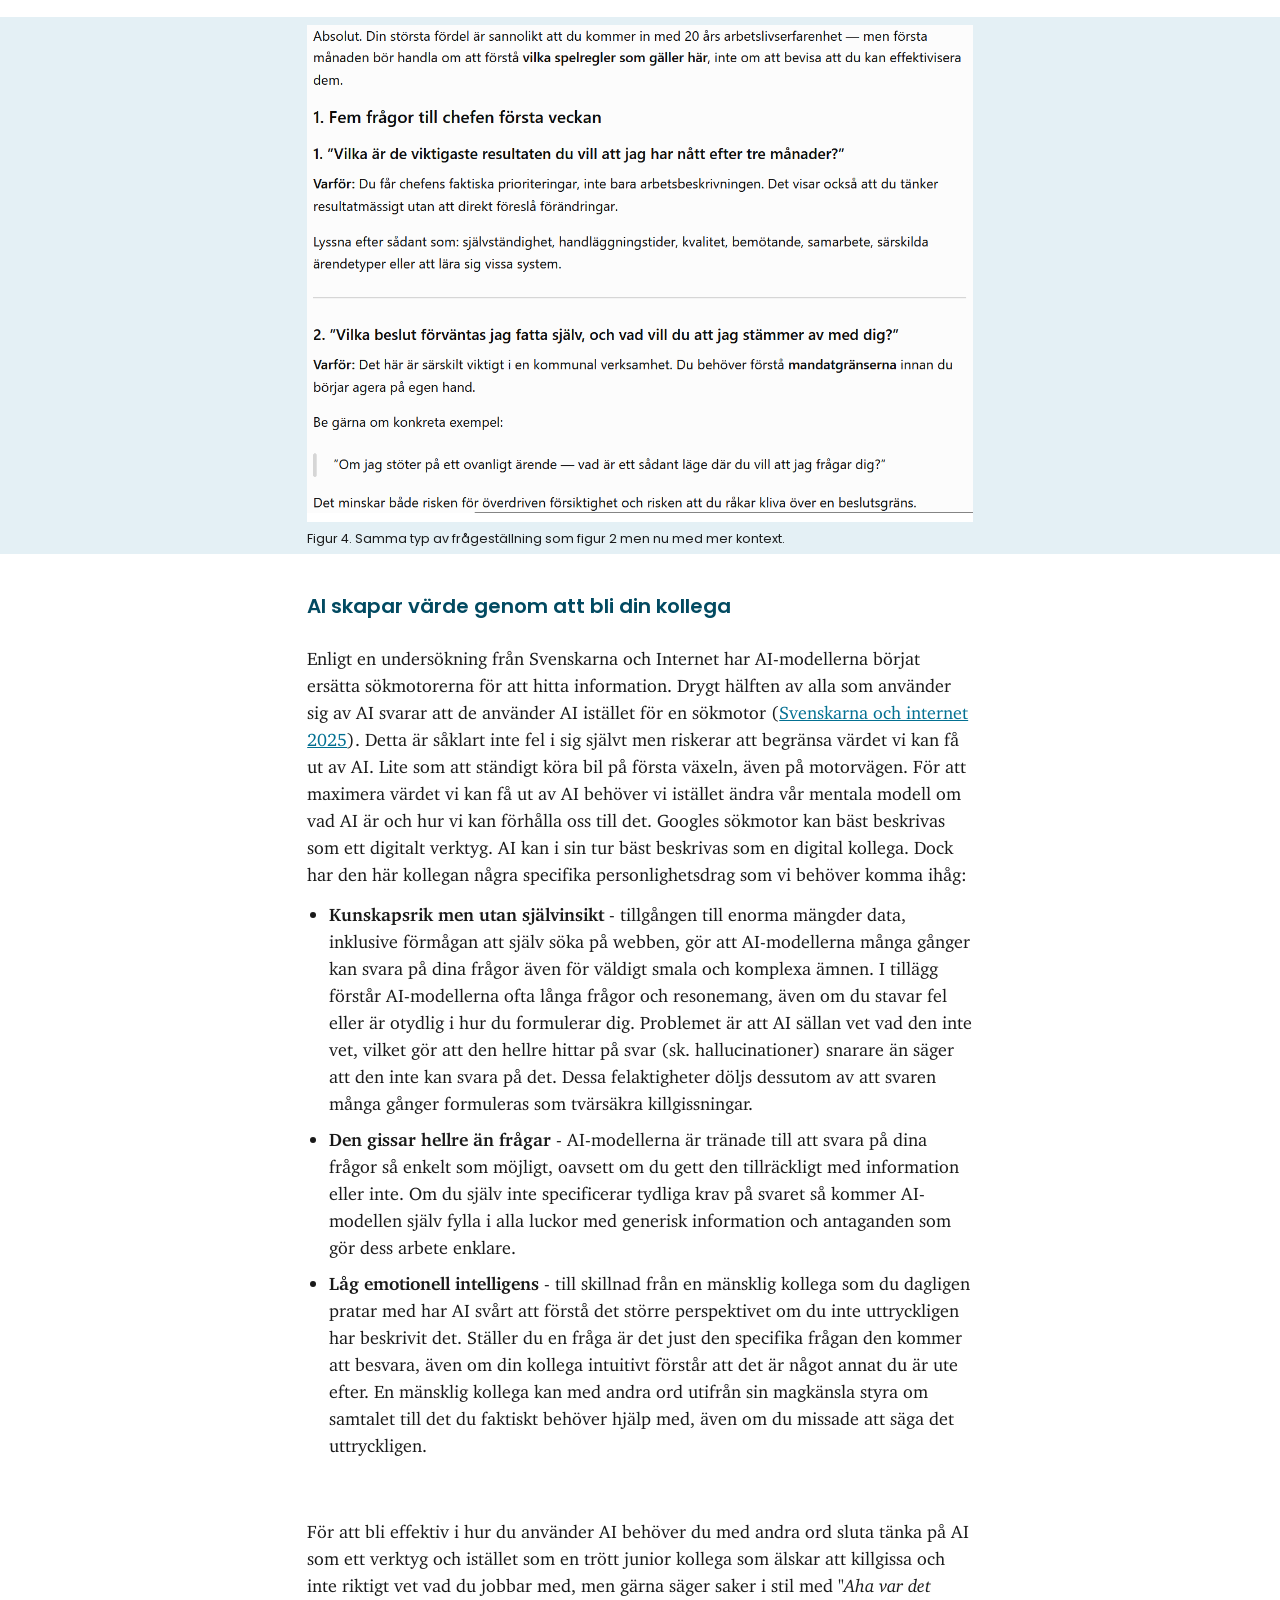
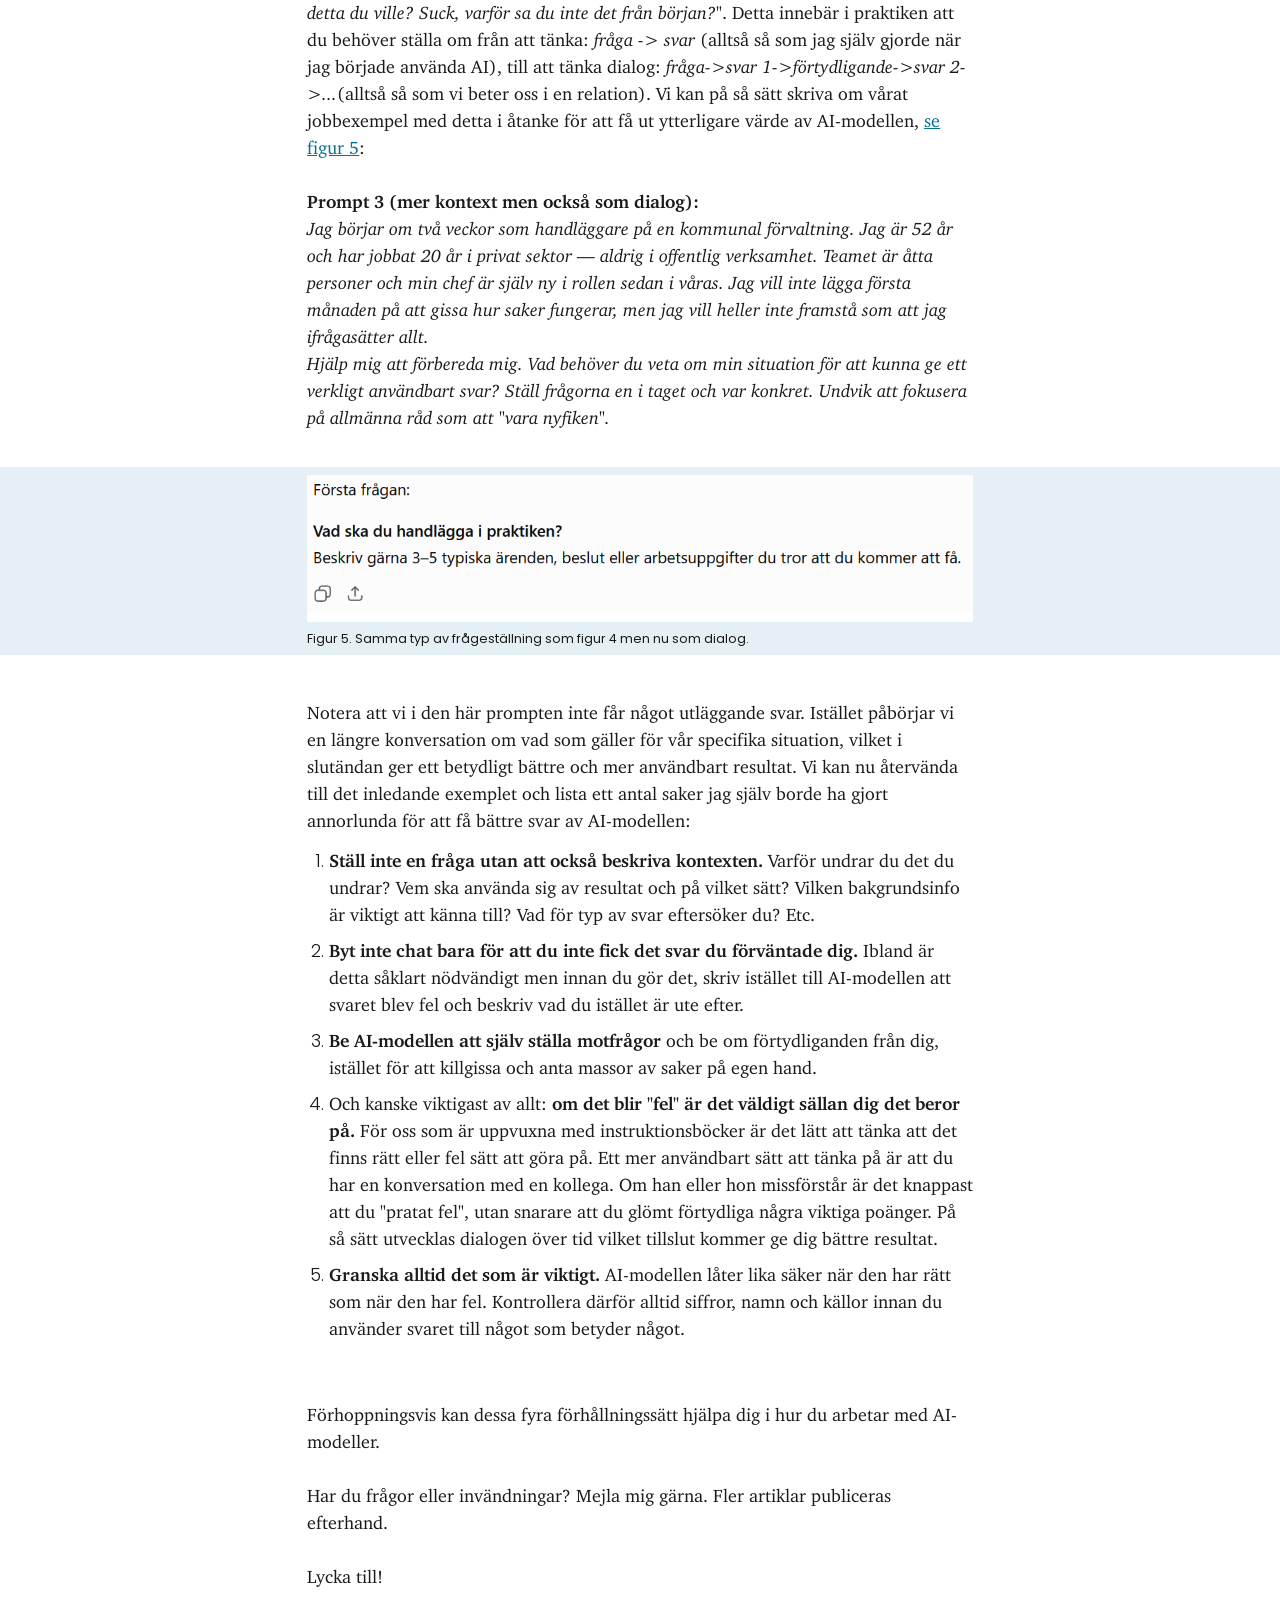
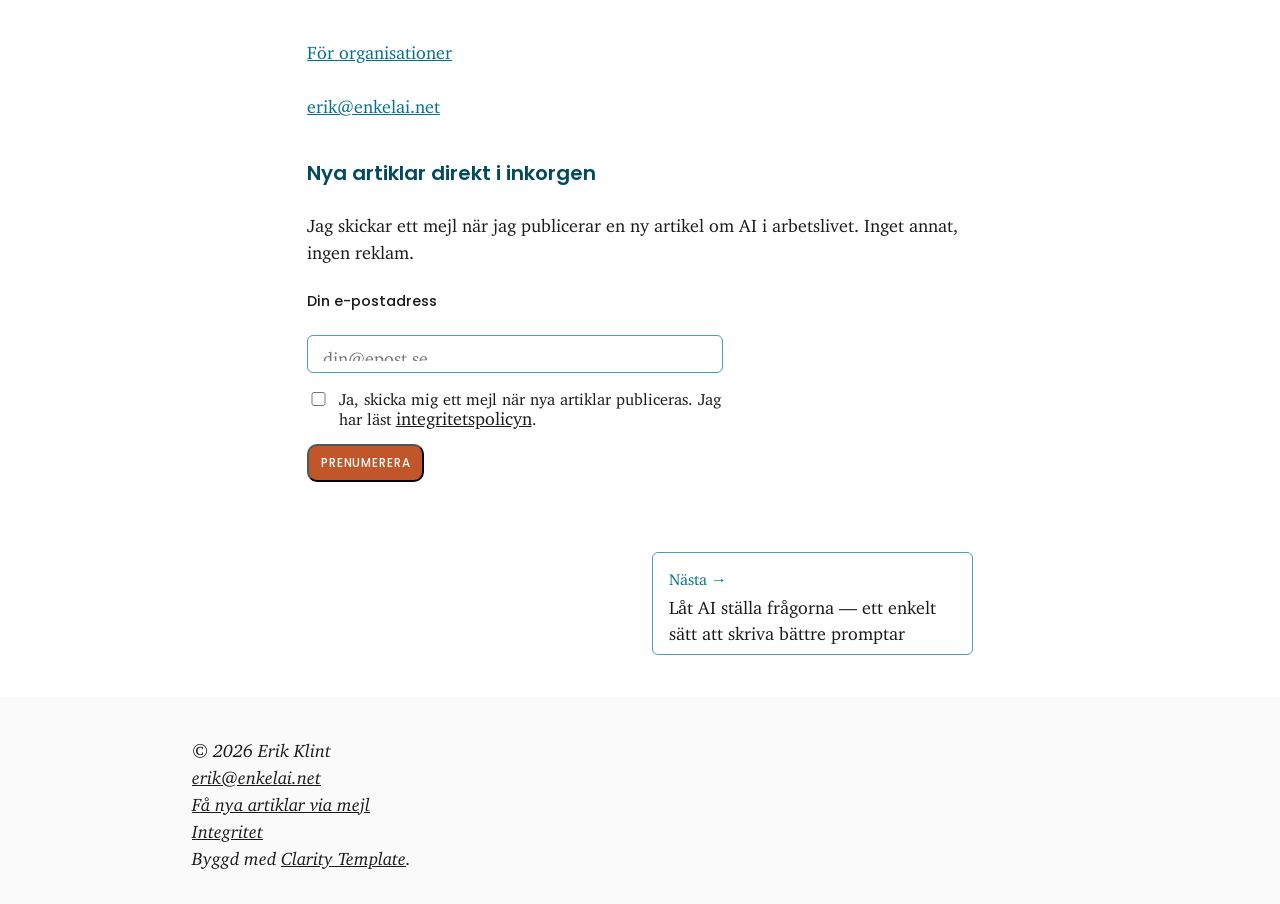
<file: artiklar/ai-ar-ingen-sokmotor/index.html>
<!DOCTYPE html>
<html lang="sv">
<head>
<meta charset="UTF-8">
<meta name="viewport" content="width=device-width, initial-scale=1">
<title>AI är ingen sökmotor — den viktigaste skillnaden att förstå på jobbet | enkelAI</title>
<meta name="description" content="Varför AI inte fungerar som en sökmotor, och hur du får bättre svar genom att ge kontext och föra en dialog.">
<link rel="canonical" href="https://enkelai.net/artiklar/ai-ar-ingen-sokmotor/">
<meta property="og:title" content="AI är ingen sökmotor — den viktigaste skillnaden att förstå på jobbet">
<meta property="og:description" content="Varför AI inte fungerar som en sökmotor, och hur du får bättre svar genom att ge kontext och föra en dialog.">
<meta property="og:url" content="https://enkelai.net/artiklar/ai-ar-ingen-sokmotor/">
<meta property="og:type" content="article">
<meta property="og:locale" content="sv_SE">
<meta property="og:image" content="https://enkelai.net/images/og-image.png">
<meta property="og:image:width" content="1200">
<meta property="og:image:height" content="630">
<meta property="og:image:alt" content="enkelAI — AI i arbetslivet. Konkret, på svenska, utan hype.">
<link rel="icon" type="image/png" sizes="96x96" href="/images/favicon-96.png">
<link rel="icon" type="image/png" sizes="512x512" href="/images/favicon-512.png">
<link rel="apple-touch-icon" href="/images/favicon-512.png">
<meta name="theme-color" content="#024A61">
<link rel="stylesheet" href="/assets/stylesheets/main_free.css">
<link rel="stylesheet" href="/style.css">
</head>
<body class="nav-artiklar">
<header>
<div class="container">
<nav>
<a class="wordmark" href="/">enkelAI</a>
<ul>
<li><a href="/">Hem</a></li>
<li><a href="/kom-igang/">Kom igång</a></li>
<li><a href="/artiklar/">Artiklar</a></li>
<li><a href="/for-organisationer/">För organisationer</a></li>
<li><a href="/nyhetsbrev/">Nyhetsbrev</a></li>
</ul>
</nav>
</div>
</header>

<div class="container blog" id="first-content">
    <div class="blog-title no-cover">
        <div class="blog-intro">
            <div>
                <nav aria-label="Artikelnavigering" class="article-nav article-nav-top">
<a class="article-nav-link article-nav-next" href="/artiklar/lat-ai-stalla-fragorna/" aria-label="Nästa artikel: Låt AI ställa frågorna — ett enkelt sätt att skriva bättre promptar">Nästa →</a>
</nav>
                <h1 class="title">AI är ingen sökmotor — den viktigaste skillnaden att förstå på jobbet</h1>
                <p class="abstract"><em>TL;DR: Varför AI inte fungerar som en sökmotor, och hur du får bättre svar genom att ge kontext och föra en dialog.</em></p>
            </div>
        </div>
    </div>
</div>

<article>

<div class="container blog main gray">
<figure class="intro-figure">
<img src="/images/ai-ar-ingen-sokmotor-inledning-2400.png" width="2400" height="1600" alt="Schematisk bild: till vänster ett sökfält med texten Nyckelord och en lista med sökträffar, till höger en chatt med fyra pratbubblor. Mellan dem ett rött tecken för inte lika med.">
<p class="caption">En sökmotor vill ha nyckelord. En AI ger bättre svar när du beskriver sammanhanget och fortsätter samtalet.</p>
</figure>
</div>

<div class="container blog main film-row-wrap">
<a class="film-row" href="https://youtu.be/I5r8NX6OvAU" rel="noopener">
<svg class="film-row-icon" width="40" height="40" viewBox="0 0 40 40" aria-hidden="true" focusable="false"><circle cx="20" cy="20" r="20" fill="currentColor"/><path d="M16 12.5v15l12-7.5z" fill="#fff"/></svg>
<span class="film-row-text"><span class="film-row-title">Se artikeln som film</span><span class="film-row-source">YouTube</span></span>
</a>
</div>

<div class="container blog main first">
<p class="text">Jag kommer ihåg den första gången jag testade att använda AI. Jag öppnade en konversation i ChatGPT och skrev en enkel fråga. Svaret den spottade ut var förvisso trovärdigt men inte riktigt det jag letade efter. Jag öppnade en ny chat, ändrade frågeställningen något, och fick ett nytt svar. Den här processen upprepades några gånger men kändes i efterhand lite som att gå över ån efter vatten då jag lika gärna kunde ha sökt på google efter svaret.</p>

<p class="text">Frågan kvarstod dock: med alla lovord om hur bra AI var, varför verkade den inte kunna svara på mina egna frågor? Vad gjorde jag för fel?</p>

<p class="text">För att förstå detta måste vi först reflektera över vår syn på vad AI är för något, och varför det i grunden inte är ett digitalt verktyg på samma sätt som vi är vana vid.</p>
</div>

<div class="container blog main">
<h2>AI och Google fungerar på olika sätt</h2>

<p class="text">Problemet är inte att vi ställer frågor till AI. Problemet är att många av oss förhåller sig till AI precis som vi förhåller oss till Google, dvs. bättre nyckelord = bättre resultat. Tyvärr bygger sökmotorer och AI-modeller på två helt olika grundprinciper, vilket gör att svaren inte blir så bra som de skulle kunna vara. I takt med att AI rullas ut i företag och bland myndigheter i Sverige är detta en första huvudprincip som alla som använder AI behöver förstå för att bli effektiva i sin användning. Här är skillnaden:</p>

<p class="text"><strong>Google</strong> väljer ut sina svar baserat på vilka hemsidor som bäst matchar de nyckelord du söker på. Desto mer specifika och väl valda nyckelord, desto bättre resultat. Om nyckelorden är alltför dåliga, allt för många, eller inte betyder något (exempelvis "adsvölnfdkndfpjsadfäk") visas inga sidor utan endast en gubbe som metar, <a href="#figur-1">se figur 1</a>. Resultatet blir en lista av hemsidor där du själv får välja vilken som verkar mest relevant beroende på vad du letar efter.</p>
</div>

<div class="container blog main gray">
<figure id="figur-1">
<img src="/images/figure_1_AI_is_not_google.svg" alt="Venndiagram där fem färgade cirklar överlappar och det gemensamma området är markerat, bredvid en skärmdump av Googles sida för en sökning utan träffar." loading="lazy">
<p class="caption">Figur 1. En väldigt förenklad bild över hur Google väljer ut ett bra svar utifrån fem nyckelord, och hur det kan se ut om nyckelorden inte genererar något bra svar. Varje färgbubbla i venndiagrammet representerar alla de hemsidor som matchar respektive nyckelord 1-5. Röd markering motsvarar de sidor som uppfyller alla nyckelord.</p>
</figure>
</div>

<div class="container blog main">
<p class="text"><strong>AI-modeller</strong> är i sin tur baserade på sannolikhet. Här genereras svar baserat på vilka ord som ofta hänger samman med den fråga du ställer. Resultatet av en prompt (alltså en instruktion till en AI-modell) blir det som för stunden är mest troligt, vilket gör att generella frågor också ger generella svar. Generella frågor som kan tolkas på olika sätt kommer att också att generera lite olika svar vid olika tillfällen. Ett enkelt exempel är att ställa frågan:</p>

<p class="text"><strong>Promt 1 (generell):</strong><br>
<em>vad är viktigt att tänka på när man är ny på jobbet?</em></p>

<p class="text">i två separata chattar med valfri AI-modell och jämföra svaren, <a href="#figur-2">se figur 2</a>. Båda svaren är likartade men väldigt generella. Att lyssna och ställa frågor är lika relevant för en 19-åring på lagret som för en ny förvaltningschef, vilket gör att rådet är ganska oanvändbart i annat än som påminnelse. Det är ungefär här som många drar slutsatsen att AI är överskattat. Men problemet är inte AI-modellen i sig utan att frågan inte innehåller något att svara på.</p>
</div>

<div class="container blog main gray">
<figure id="figur-2">
<img src="/images/figure_2a_new_at_work_first_example.png" alt="Skärmdump av ChatGPT som svarar på frågan om vad som är viktigt när man är ny på jobbet med en allmän punktlista: lyssna, ställ frågor, lär känna kollegorna, anteckna, var pålitlig." loading="lazy">
<img src="/images/figure_2b_new_at_work_first_example.png" alt="Skärmdump av ett andra, snarlikt allmänt svar på samma fråga: lyssna, ställ frågor, lär dig de oskrivna reglerna, skriv ner saker." loading="lazy">
<p class="caption">Figur 2. Samma allmänna prompt ställd vid två tillfällen. Formuleringarna skiljer sig något men svaren är lika generella båda gångerna. Båda exemplen är genererade med gratisversionen av chatGPT.</p>
</figure>
</div>

<div class="container blog main">
<p class="text">Dagens avancerade AI-modeller (Claude, Gemini, ChatGPT, Microsoft Copilot) fångar såklart upp många av dessa otydligheter men synliggör ändå en princip som är viktig att förstå. AI är betydligt mer beroende av kontextuell information. Om vi endast ställer en fråga eller ger få nyckelord utan kontext blir det ett mindre användbart svar, <a href="#figur-3">se figur 3</a>.</p>
</div>

<div class="container blog main gray">
<figure id="figur-3">
<img src="/images/figur_3_how_context_influence_prompts.png" alt="Skiss med två träddiagram. Till vänster förgrenar sig en prompt utan kontext till sex olika svar, till höger leder samma prompt med kontext fram till ett relevant svar." loading="lazy">
<p class="caption">Figur 3. En förenklad skiss över en prompt till en AI-modell om hur man tar sig från A till B. Utan kontextuell beskrivning är det möjligt att svaret varierar mellan 6 väldigt generella alternativ (B1-B6), se t.v. I det fall frågan ställs tillsammans med en kontextuell beskrivning om vad du försöker åstadkomma blir svaret betydligt mer relevant och användbart (i detta fall B4), se t.h.</p>
</figure>
</div>

<div class="container blog main">
<p class="text">Notera vad som händer med nyttan av svaret om vi ger det föregående exempel lite mer kontext, <a href="#figur-4">se figur 4</a>:</p>

<p class="text"><strong>Prompt 2 (mer kontext):</strong><br>
<em>Jag börjar om två veckor som handläggare på en kommunal förvaltning. Jag är 52 år och har jobbat 20 år i privat sektor — aldrig i offentlig verksamhet. Teamet är åtta personer och min chef är själv ny i rollen sedan i våras. Jag vill inte lägga första månaden på att gissa hur saker fungerar, men jag vill heller inte framstå som att jag ifrågasätter allt. Ge mig:<br>
1. Fem frågor jag bör ställa min chef under första veckan, och varför var och en spelar roll<br>
2. Tre saker jag bör observera innan jag föreslår några förändringar<br>
3. Vanliga misstag som erfarna personer gör när de byter från privat till offentlig sektor<br>
Var konkret. Undvik allmänna råd om att "vara nyfiken".</em></p>
</div>

<div class="container blog main gray">
<figure id="figur-4">
<img src="/images/figure_4_new_at_work_second_example.png" alt="Skärmdump av ChatGPT som svarar med fem konkreta frågor att ställa till chefen, med motivering till varje fråga." loading="lazy">
<p class="caption">Figur 4. Samma typ av frågeställning som figur 2 men nu med mer kontext.</p>
</figure>
</div>

<div class="container blog main">
<h2>AI skapar värde genom att bli din kollega</h2>

<p class="text">Enligt en undersökning från Svenskarna och Internet har AI-modellerna börjat ersätta sökmotorerna för att hitta information. Drygt hälften av alla som använder sig av AI svarar att de använder AI istället för en sökmotor (<a href="https://svenskarnaochinternet.se/rapporter/svenskarna-och-internet-2025/ai-artificiell-intelligens/#google" rel="noopener">Svenskarna och internet 2025</a>). Detta är såklart inte fel i sig självt men riskerar att begränsa värdet vi kan få ut av AI. Lite som att ständigt köra bil på första växeln, även på motorvägen. För att maximera värdet vi kan få ut av AI behöver vi istället ändra vår mentala modell om vad AI är och hur vi kan förhålla oss till det. Googles sökmotor kan bäst beskrivas som ett digitalt verktyg. AI kan i sin tur bäst beskrivas som en digital kollega. Dock har den här kollegan några specifika personlighetsdrag som vi behöver komma ihåg:</p>

<ul>
<li><p class="text"><strong>Kunskapsrik men utan självinsikt</strong> - tillgången till enorma mängder data, inklusive förmågan att själv söka på webben, gör att AI-modellerna många gånger kan svara på dina frågor även för väldigt smala och komplexa ämnen. I tillägg förstår AI-modellerna ofta långa frågor och resonemang, även om du stavar fel eller är otydlig i hur du formulerar dig. Problemet är att AI sällan vet vad den inte vet, vilket gör att den hellre hittar på svar (sk. hallucinationer) snarare än säger att den inte kan svara på det. Dessa felaktigheter döljs dessutom av att svaren många gånger formuleras som tvärsäkra killgissningar.</p></li>
<li><p class="text"><strong>Den gissar hellre än frågar</strong> - AI-modellerna är tränade till att svara på dina frågor så enkelt som möjligt, oavsett om du gett den tillräckligt med information eller inte. Om du själv inte specificerar tydliga krav på svaret så kommer AI-modellen själv fylla i alla luckor med generisk information och antaganden som gör dess arbete enklare.</p></li>
<li><p class="text"><strong>Låg emotionell intelligens</strong> - till skillnad från en mänsklig kollega som du dagligen pratar med har AI svårt att förstå det större perspektivet om du inte uttryckligen har beskrivit det. Ställer du en fråga är det just den specifika frågan den kommer att besvara, även om din kollega intuitivt förstår att det är något annat du är ute efter. En mänsklig kollega kan med andra ord utifrån sin magkänsla styra om samtalet till det du faktiskt behöver hjälp med, även om du missade att säga det uttryckligen.</p></li>
</ul>
</div>

<div class="container blog main">
<p class="text">För att bli effektiv i hur du använder AI behöver du med andra ord sluta tänka på AI som ett verktyg och istället som en trött junior kollega som älskar att killgissa och inte riktigt vet vad du jobbar med, men gärna säger saker i stil med <em>"Aha var det detta du ville? Suck, varför sa du inte det från början?"</em>. Detta innebär i praktiken att du behöver ställa om från att tänka: <em>fråga -> svar</em> (alltså så som jag själv gjorde när jag började använda AI), till att tänka dialog: <em>fråga->svar 1->förtydligande->svar 2->...</em>(alltså så som vi beter oss i en relation). Vi kan på så sätt skriva om vårat jobbexempel med detta i åtanke för att få ut ytterligare värde av AI-modellen, <a href="#figur-5">se figur 5</a>:</p>

<p class="text"><strong>Prompt 3 (mer kontext men också som dialog):</strong><br>
<em>Jag börjar om två veckor som handläggare på en kommunal förvaltning. Jag är 52 år och har jobbat 20 år i privat sektor — aldrig i offentlig verksamhet. Teamet är åtta personer och min chef är själv ny i rollen sedan i våras. Jag vill inte lägga första månaden på att gissa hur saker fungerar, men jag vill heller inte framstå som att jag ifrågasätter allt.<br>
Hjälp mig att  förbereda mig. Vad behöver du veta om min situation för att kunna ge ett verkligt användbart svar? Ställ frågorna en i taget och var konkret. Undvik att fokusera på allmänna råd som att "vara nyfiken".</em></p>
</div>

<div class="container blog main gray">
<figure id="figur-5">
<img src="/images/figure_5_new_at_work_final_example.png" alt="Skärmdump där ChatGPT ställer en motfråga i stället för att ge ett långt svar." loading="lazy">
<p class="caption">Figur 5. Samma typ av frågeställning som figur 4 men nu som dialog.</p>
</figure>
</div>

<div class="container blog main">
<p class="text">Notera att vi i den här prompten inte får något utläggande svar. Istället påbörjar vi en längre konversation om vad som gäller för vår specifika situation, vilket i slutändan ger ett betydligt bättre och mer användbart resultat. Vi kan nu återvända till det inledande exemplet och lista ett antal saker jag själv borde ha gjort annorlunda för att få bättre svar av AI-modellen:</p>

<ol>
<li><p class="text"><strong>Ställ inte en fråga utan att också beskriva kontexten.</strong> Varför undrar du det du undrar? Vem ska använda sig av resultat och på vilket sätt? Vilken bakgrundsinfo är viktigt att känna till? Vad för typ av svar eftersöker du? Etc.</p></li>
<li><p class="text"><strong>Byt inte chat bara för att du inte fick det svar du förväntade dig.</strong> Ibland är detta såklart nödvändigt men innan du gör det, skriv istället till AI-modellen att svaret blev fel och beskriv vad du istället är ute efter.</p></li>
<li><p class="text"><strong>Be AI-modellen att själv ställa motfrågor</strong> och be om förtydliganden från dig, istället för att killgissa och anta massor av saker på egen hand.</p></li>
<li><p class="text">Och kanske viktigast av allt: <strong>om det blir "fel" är det väldigt sällan dig det beror på.</strong> För oss som är uppvuxna med instruktionsböcker är det lätt att tänka att det finns rätt eller fel sätt att göra på. Ett mer användbart sätt att tänka på är att du har en konversation med en kollega. Om han eller hon missförstår är det knappast att du "pratat fel", utan snarare att du glömt förtydliga några viktiga poänger. På så sätt utvecklas dialogen över tid vilket tillslut kommer ge dig bättre resultat.</p></li>
<li><p class="text"><strong>Granska alltid det som är viktigt.</strong> AI-modellen låter lika säker när den har rätt som när den har fel. Kontrollera därför alltid siffror, namn och källor innan du använder svaret till något som betyder något.</p></li>
</ol>
</div>

<div class="container blog main">
<p class="text">Förhoppningsvis kan dessa fyra förhållningssätt hjälpa dig i hur du arbetar med AI-modeller.</p>

<p class="text">Har du frågor eller invändningar? Mejla mig gärna. Fler artiklar publiceras efterhand.</p>

<p class="text">Lycka till!</p>
</div>

</article>

<div class="container blog main">
<p class="text"><a href="/for-organisationer/">För organisationer</a></p>
<p class="text"><a href="mailto:erik@enkelai.net">erik@enkelai.net</a></p>
</div>

<div class="container blog main">
<h2>Nya artiklar direkt i inkorgen</h2>
<p class="text">Jag skickar ett mejl när jag publicerar en ny artikel om AI i arbetslivet. Inget annat, ingen reklam.</p>

<form class="newsletter-form" method="POST" action="https://c1894ea2.sibforms.com/v2/serve/[base64]">
<label for="EMAIL">Din e-postadress</label>
<input type="email" id="EMAIL" name="EMAIL" required placeholder="din@epost.se" autocomplete="email">
<label class="checkbox-label">
<input type="checkbox" name="OPT_IN" value="1" required>
<span>Ja, skicka mig ett mejl när nya artiklar publiceras. Jag har läst <a href="/integritet/">integritetspolicyn</a>.</span>
</label>
<input type="text" name="email_address_check" value="" style="display:none" tabindex="-1" autocomplete="off">
<input type="hidden" name="locale" value="sv">
<button type="submit">Prenumerera</button>
</form>
</div>

<div class="container blog main">
<nav aria-label="Artikelnavigering" class="article-nav article-nav-bottom">
<a class="article-nav-link article-nav-next" href="/artiklar/lat-ai-stalla-fragorna/"><span class="article-nav-dir">Nästa →</span><span class="article-nav-title">Låt AI ställa frågorna — ett enkelt sätt att skriva bättre promptar</span></a>
</nav>
</div>

<footer>
<div class="container">
<p>© 2026 Erik Klint</p>
<p><a href="mailto:erik@enkelai.net">erik@enkelai.net</a></p>
<p><a href="/nyhetsbrev/">Få nya artiklar via mejl</a></p>
<p><a href="/integritet/">Integritet</a></p>
<p>Byggd med <a href="https://shikun.io/projects/clarity">Clarity Template</a>.</p>
</div>
</footer>
</body>
</html>
</file>
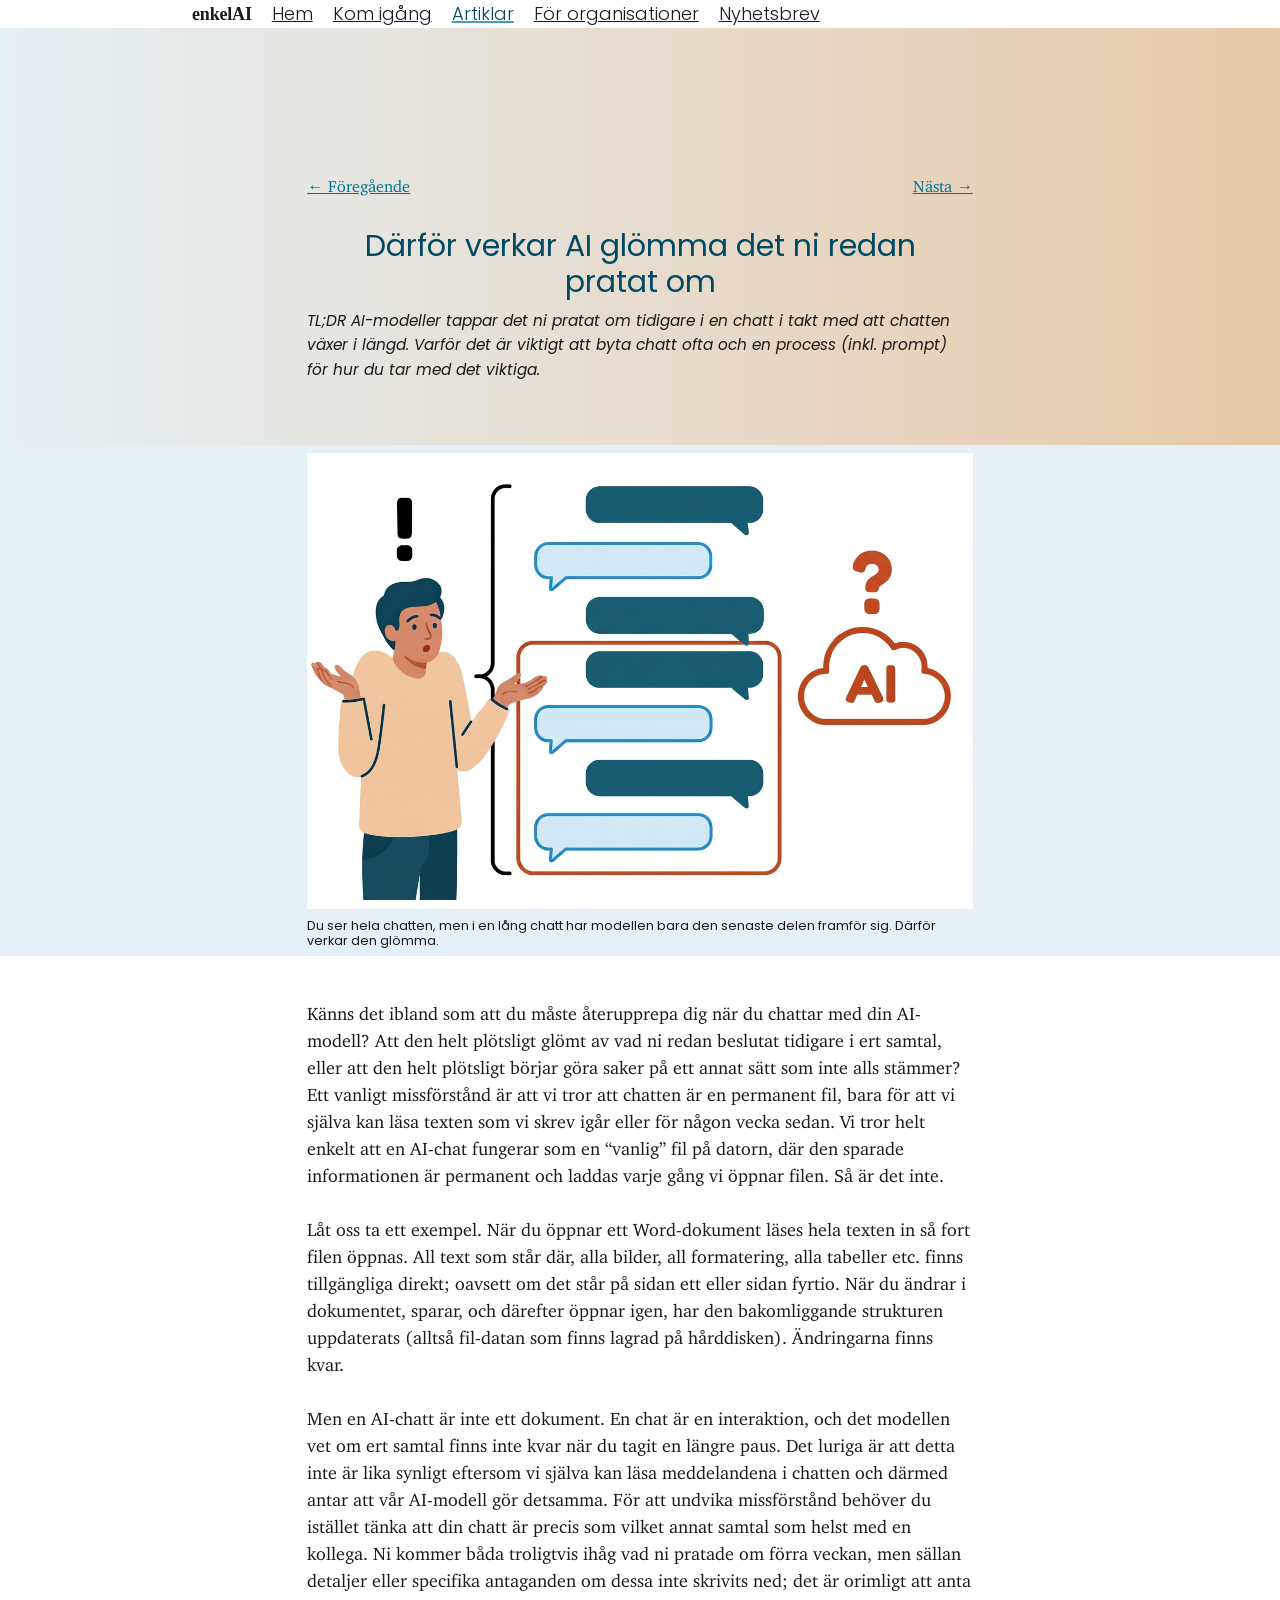
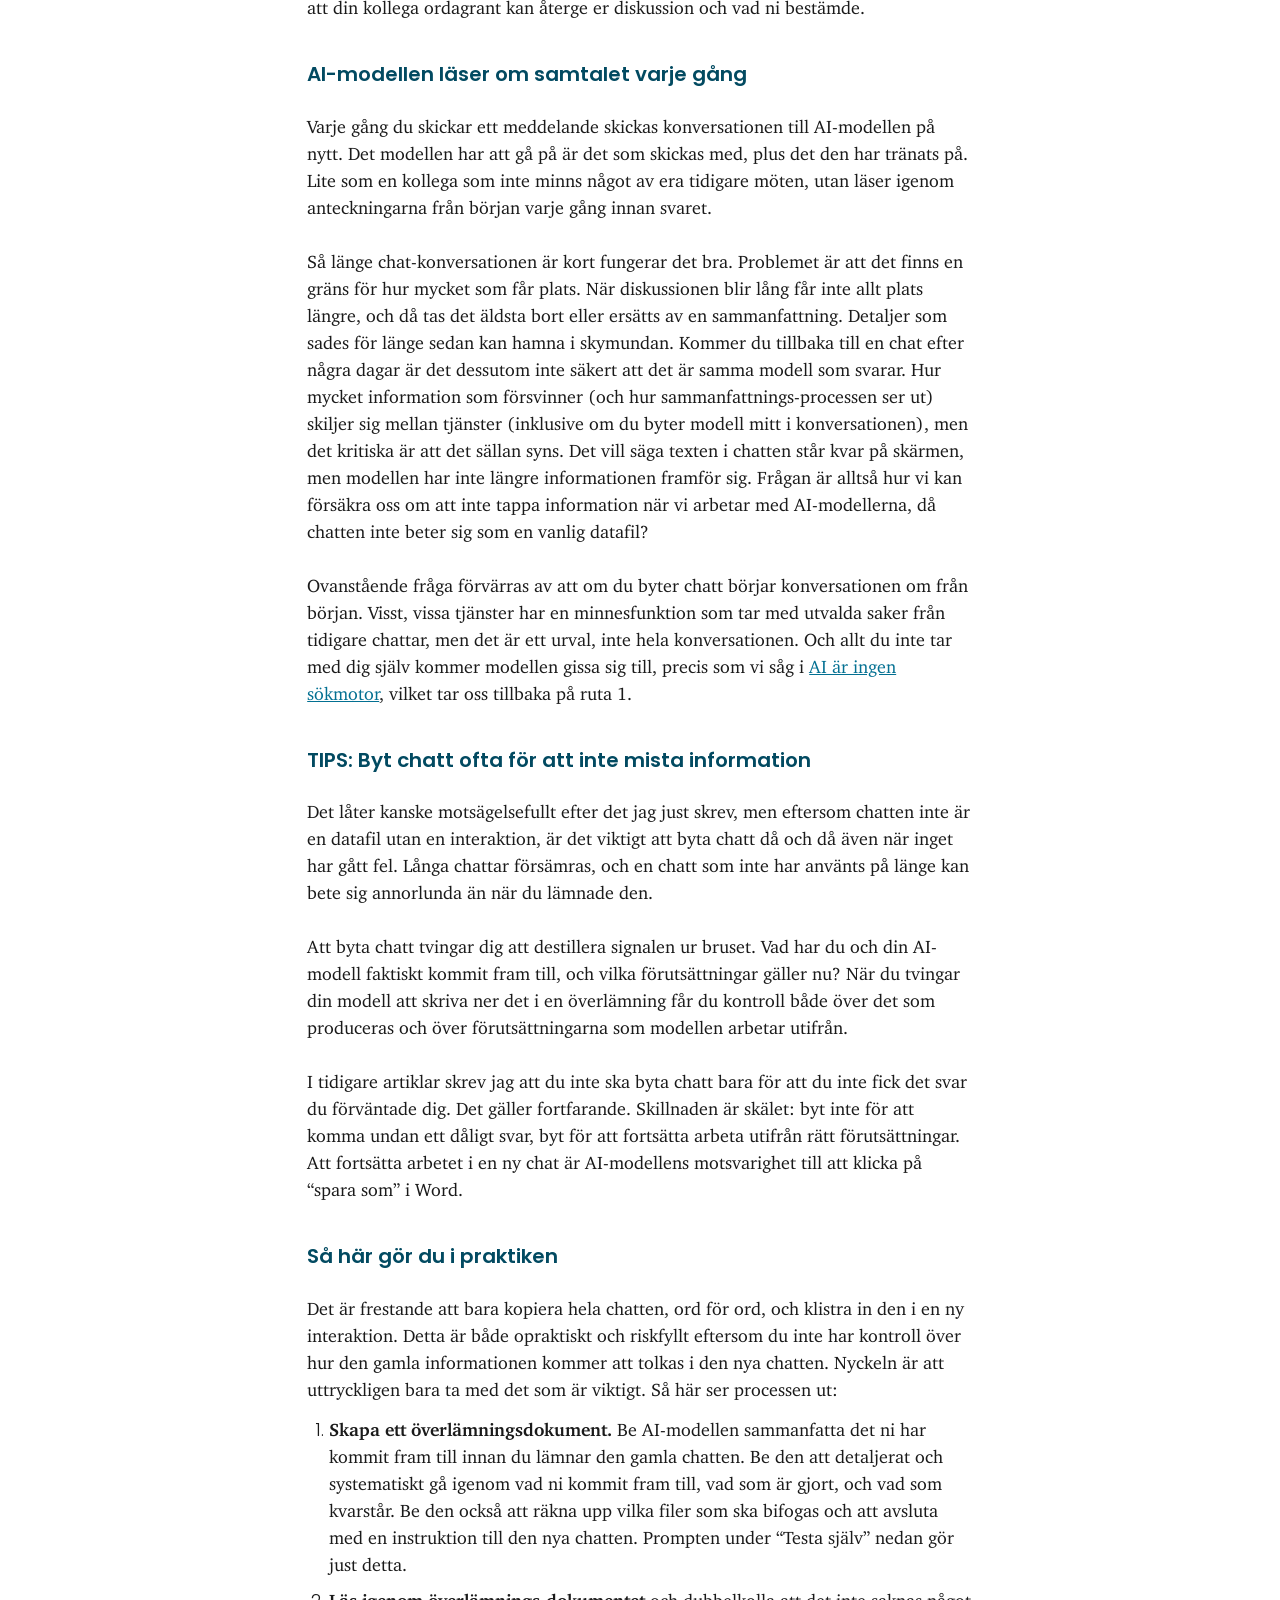
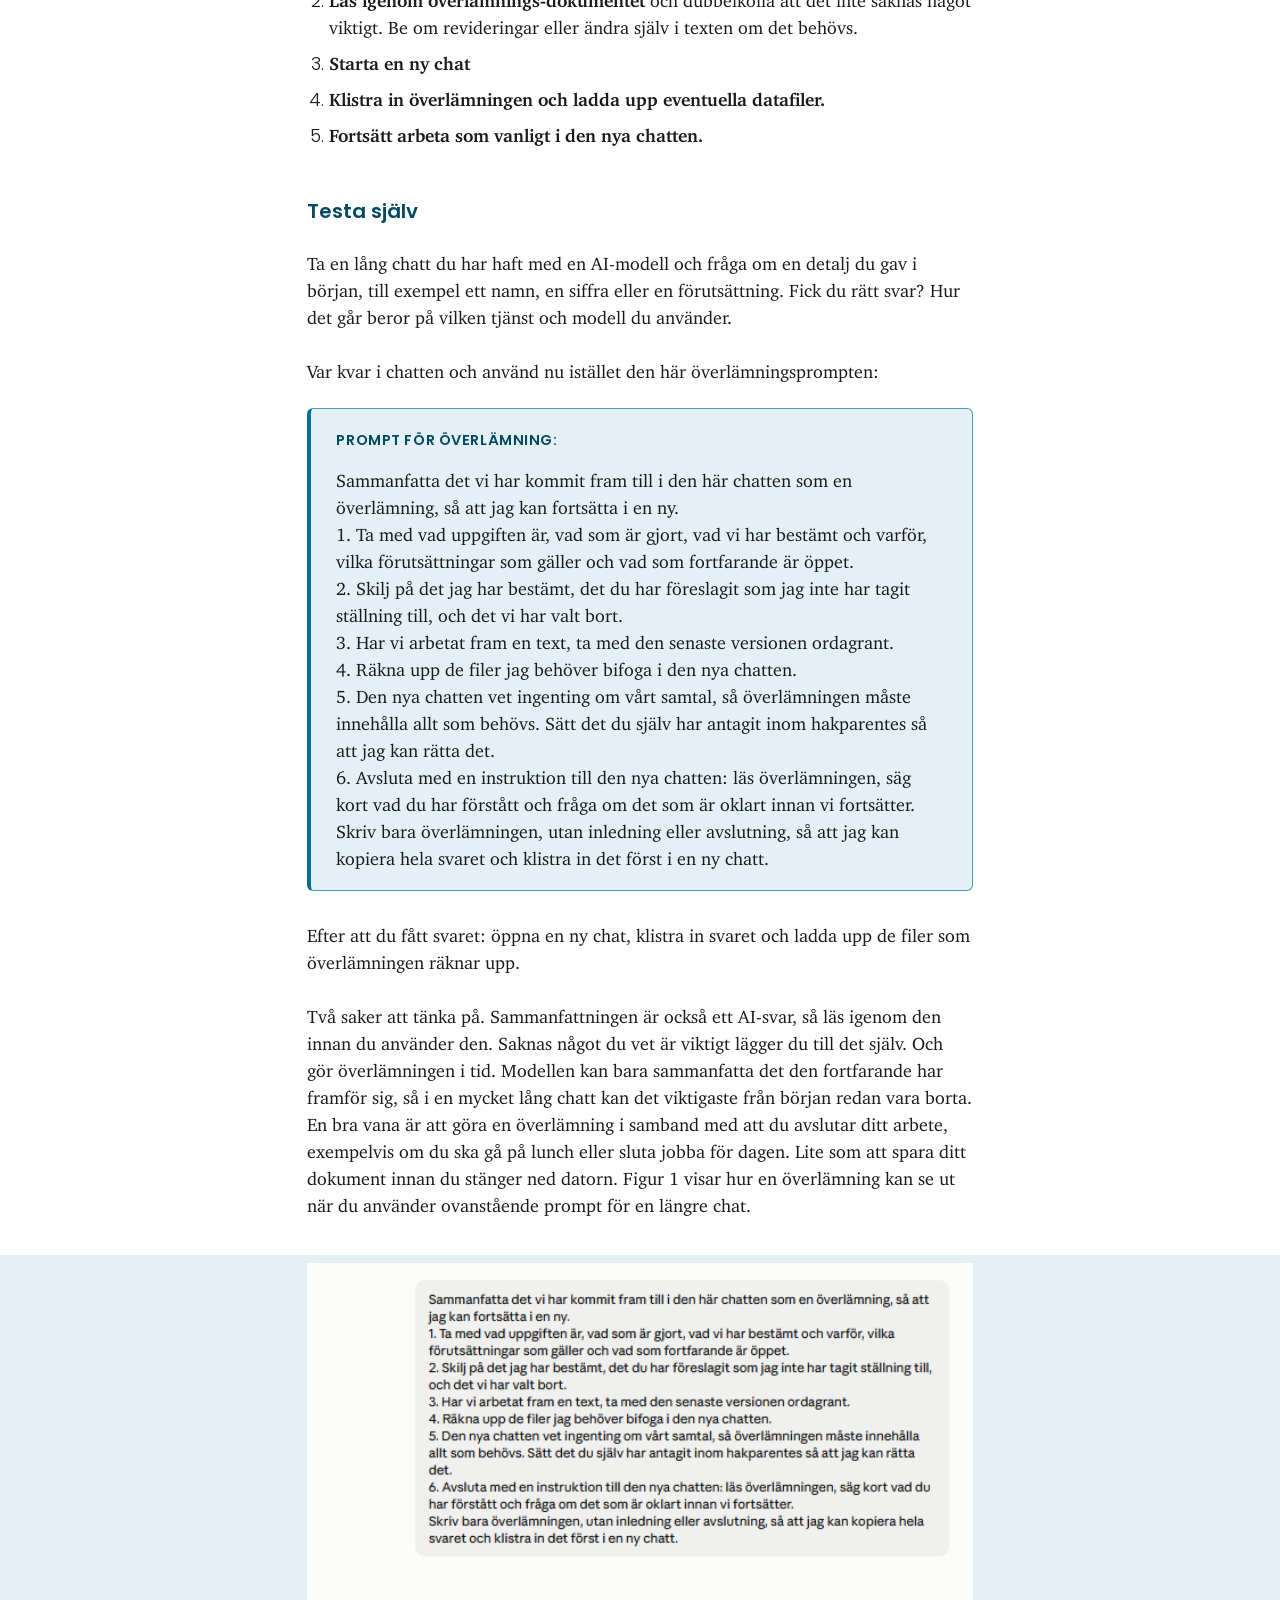
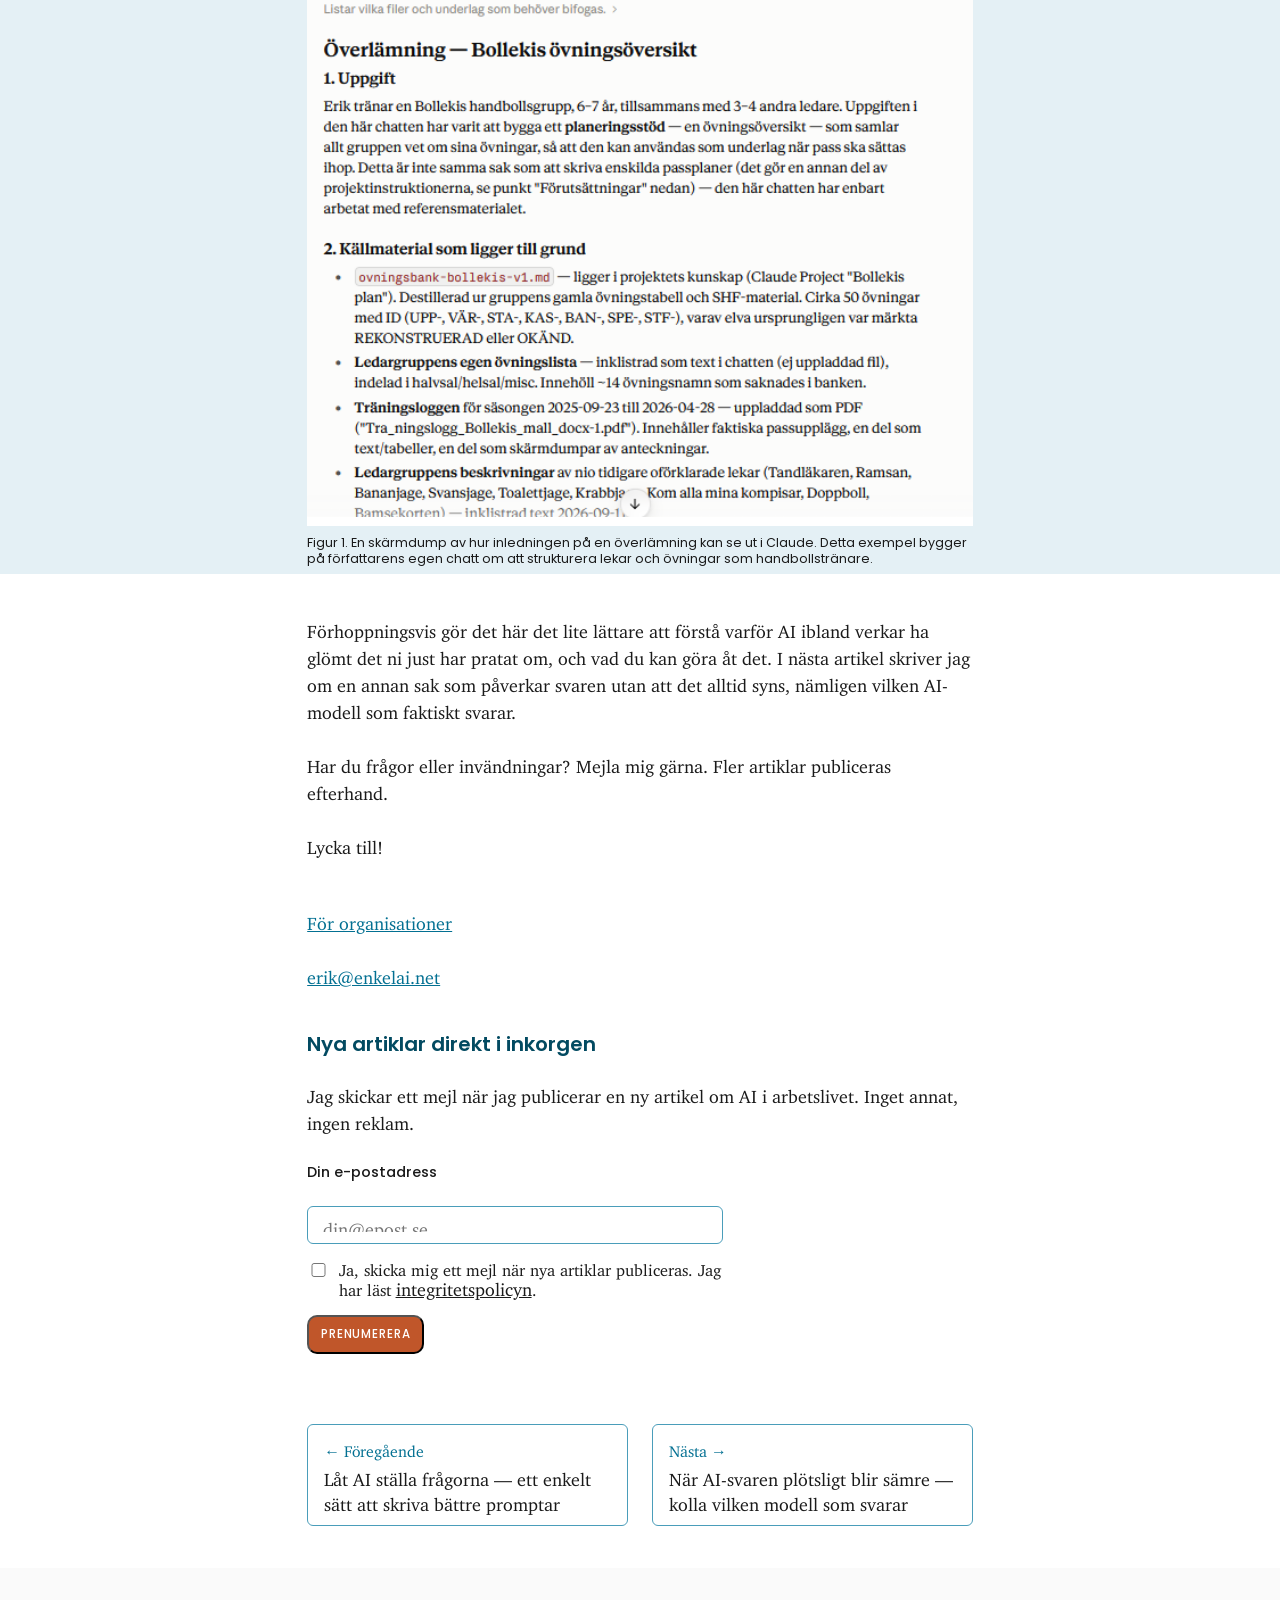
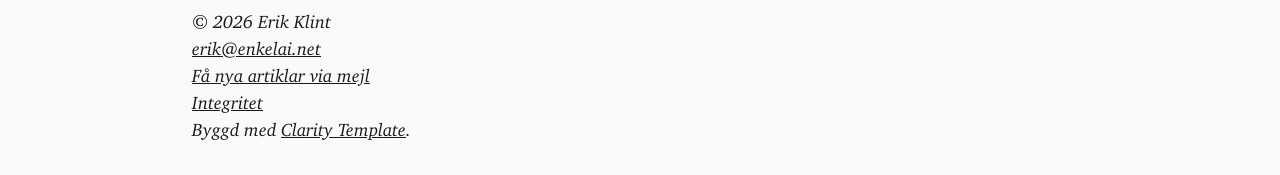
<file: artiklar/darfor-verkar-ai-glomma/index.html>
<!DOCTYPE html>
<html lang="sv">
<head>
<meta charset="UTF-8">
<meta name="viewport" content="width=device-width, initial-scale=1">
<title>Därför verkar AI glömma det ni redan pratat om | enkelAI</title>
<meta name="description" content="Varför AI-modellen tappar det ni pratat om när chatten växer, varför du bör byta chatt ofta och en prompt för att ta med det viktiga.">
<link rel="canonical" href="https://enkelai.net/artiklar/darfor-verkar-ai-glomma/">
<meta property="og:title" content="Därför verkar AI glömma det ni redan pratat om">
<meta property="og:description" content="Varför AI-modellen tappar det ni pratat om när chatten växer, varför du bör byta chatt ofta och en prompt för att ta med det viktiga.">
<meta property="og:url" content="https://enkelai.net/artiklar/darfor-verkar-ai-glomma/">
<meta property="og:type" content="article">
<meta property="og:locale" content="sv_SE">
<meta property="og:image" content="https://enkelai.net/images/og-image.png">
<meta property="og:image:width" content="1200">
<meta property="og:image:height" content="630">
<meta property="og:image:alt" content="enkelAI — AI i arbetslivet. Konkret, på svenska, utan hype.">
<link rel="icon" type="image/png" sizes="96x96" href="/images/favicon-96.png">
<link rel="icon" type="image/png" sizes="512x512" href="/images/favicon-512.png">
<link rel="apple-touch-icon" href="/images/favicon-512.png">
<meta name="theme-color" content="#024A61">
<link rel="stylesheet" href="/assets/stylesheets/main_free.css">
<link rel="stylesheet" href="/style.css">
<style>
/* Sidspecifik stil för promptblocket, samma mönster som artikel 2
   (lat-ai-stalla-fragorna). Läggs bara här, inte i delade stilmallar. */
.prompt-block {
  margin: 1.5vh 0;
  padding: 1.2em 1.4em;
  border: 1px solid var(--petrol-light);
  border-left: 4px solid var(--petrol);
  border-radius: 6px;
  background-color: var(--tint);
}
.prompt-block .prompt-block-label {
  margin: 0 0 0.8em 0;
  padding: 0;
  font-family: "Poppins", sans-serif;
  font-weight: 600;
  font-size: 0.8em;
  letter-spacing: 0.04em;
  text-transform: uppercase;
  color: var(--petrol-deep);
}
.prompt-block .prompt-block-text {
  margin: 0 0 0.8em 0;
  padding: 0;
  font-family: "Charter", sans-serif;
  color: var(--ink);
}
.prompt-block .prompt-block-text:last-child {
  margin-bottom: 0;
}
</style>
</head>
<body class="nav-artiklar">
<header>
<div class="container">
<nav>
<a class="wordmark" href="/">enkelAI</a>
<ul>
<li><a href="/">Hem</a></li>
<li><a href="/kom-igang/">Kom igång</a></li>
<li><a href="/artiklar/">Artiklar</a></li>
<li><a href="/for-organisationer/">För organisationer</a></li>
<li><a href="/nyhetsbrev/">Nyhetsbrev</a></li>
</ul>
</nav>
</div>
</header>

<div class="container blog" id="first-content">
    <div class="blog-title no-cover">
        <div class="blog-intro">
            <div>
                <nav aria-label="Artikelnavigering" class="article-nav article-nav-top">
<a class="article-nav-link article-nav-prev" href="/artiklar/lat-ai-stalla-fragorna/" aria-label="Föregående artikel: Låt AI ställa frågorna — ett enkelt sätt att skriva bättre promptar">← Föregående</a>
<a class="article-nav-link article-nav-next" href="/artiklar/nar-ai-svaren-blir-samre/" aria-label="Nästa artikel: När AI-svaren plötsligt blir sämre — kolla vilken modell som svarar">Nästa →</a>
</nav>
                <h1 class="title">Därför verkar AI glömma det ni redan pratat om</h1>
                <p class="abstract"><em>TL;DR AI-modeller tappar det ni pratat om tidigare i en chatt i takt med att chatten växer i längd. Varför det är viktigt att byta chatt ofta och en process (inkl. prompt) för hur du tar med det viktiga.</em></p>
            </div>
        </div>
    </div>
</div>

<article>

<div class="container blog main gray">
<figure class="intro-figure">
<img src="/images/darfor-verkar-ai-glomma-inledning-1264.jpg" width="1264" height="848" alt="Illustration: en person med ett utropstecken ovanför huvudet står bredvid en chatt med sju pratbubblor. En ram omsluter bara de fyra nedersta, och bredvid ramen finns ett moln med texten AI och ett frågetecken.">
<p class="caption">Du ser hela chatten, men i en lång chatt har modellen bara den senaste delen framför sig. Därför verkar den glömma.</p>
</figure>
</div>

<div class="container blog main first">
<p class="text">Känns det ibland som att du måste återupprepa dig när du chattar med din AI-modell? Att den helt plötsligt glömt av vad ni redan beslutat tidigare i ert samtal, eller att den helt plötsligt börjar göra saker på ett annat sätt som inte alls stämmer? Ett vanligt missförstånd är att vi tror att chatten är en permanent fil, bara för att vi själva kan läsa texten som vi skrev igår eller för någon vecka sedan. Vi tror helt enkelt att en AI-chat fungerar som en “vanlig” fil på datorn, där den sparade informationen är permanent och laddas varje gång vi öppnar filen. Så är det inte.</p>

<p class="text">Låt oss ta ett exempel. När du öppnar ett Word-dokument läses hela texten in så fort filen öppnas. All text som står där, alla bilder, all formatering, alla tabeller etc. finns tillgängliga direkt; oavsett om det står på sidan ett eller sidan fyrtio. När du ändrar i dokumentet, sparar, och därefter öppnar igen, har den bakomliggande strukturen uppdaterats (alltså fil-datan som finns lagrad på hårddisken). Ändringarna finns kvar.</p>

<p class="text">Men en AI-chatt är inte ett dokument. En chat är en interaktion, och det modellen vet om ert samtal finns inte kvar när du tagit en längre paus. Det luriga är att detta inte är lika synligt eftersom vi själva kan läsa meddelandena i chatten och därmed antar att vår AI-modell gör detsamma. För att undvika missförstånd behöver du istället tänka att din chatt är precis som vilket annat samtal som helst med en kollega. Ni kommer båda troligtvis ihåg vad ni pratade om förra veckan, men sällan detaljer eller specifika antaganden om dessa inte skrivits ned; det är orimligt att anta att din kollega ordagrant kan återge er diskussion och vad ni bestämde.</p>
</div>

<div class="container blog main">
<h2>AI-modellen läser om samtalet varje gång</h2>

<p class="text">Varje gång du skickar ett meddelande skickas konversationen till AI-modellen på nytt. Det modellen har att gå på är det som skickas med, plus det den har tränats på. Lite som en kollega som inte minns något av era tidigare möten, utan läser igenom anteckningarna från början varje gång innan svaret.</p>

<p class="text">Så länge chat-konversationen är kort fungerar det bra. Problemet är att det finns en gräns för hur mycket som får plats. När diskussionen blir lång får inte allt plats längre, och då tas det äldsta bort eller ersätts av en sammanfattning. Detaljer som sades för länge sedan kan hamna i skymundan. Kommer du tillbaka till en chat efter några dagar är det dessutom inte säkert att det är samma modell som svarar. Hur mycket information som försvinner (och hur sammanfattnings-processen ser ut) skiljer sig mellan tjänster (inklusive om du byter modell mitt i konversationen), men det kritiska är att det sällan syns. Det vill säga texten i chatten står kvar på skärmen, men modellen har inte längre informationen framför sig. Frågan är alltså hur vi kan försäkra oss om att inte tappa information när vi arbetar med AI-modellerna, då chatten inte beter sig som en vanlig datafil?</p>

<p class="text">Ovanstående fråga förvärras av att om du byter chatt börjar konversationen om från början. Visst, vissa tjänster har en minnesfunktion som tar med utvalda saker från tidigare chattar, men det är ett urval, inte hela konversationen. Och allt du inte tar med dig själv kommer modellen gissa sig till, precis som vi såg i <a href="/artiklar/ai-ar-ingen-sokmotor/">AI är ingen sökmotor</a>, vilket tar oss tillbaka på ruta 1.</p>
</div>

<div class="container blog main">
<h2>TIPS: Byt chatt ofta för att inte mista information</h2>

<p class="text">Det låter kanske motsägelsefullt efter det jag just skrev, men eftersom chatten inte är en datafil utan en interaktion, är det viktigt att byta chatt då och då även när inget har gått fel. Långa chattar försämras, och en chatt som inte har använts på länge kan bete sig annorlunda än när du lämnade den.</p>

<p class="text">Att byta chatt tvingar dig att destillera signalen ur bruset. Vad har du och din AI-modell faktiskt kommit fram till, och vilka förutsättningar gäller nu? När du tvingar din modell att skriva ner det i en överlämning får du kontroll både över det som produceras och över förutsättningarna som modellen arbetar utifrån.</p>

<p class="text">I tidigare artiklar skrev jag att du inte ska byta chatt bara för att du inte fick det svar du förväntade dig. Det gäller fortfarande. Skillnaden är skälet: byt inte för att komma undan ett dåligt svar, byt för att fortsätta arbeta utifrån rätt förutsättningar. Att fortsätta arbetet i en ny chat är AI-modellens motsvarighet till att klicka på “spara som” i Word.</p>
</div>

<div class="container blog main">
<h2>Så här gör du i praktiken</h2>

<p class="text">Det är frestande att bara kopiera hela chatten, ord för ord, och klistra in den i en ny interaktion. Detta är både opraktiskt och riskfyllt eftersom du inte har kontroll över hur den gamla informationen kommer att tolkas i den nya chatten. Nyckeln är att uttryckligen bara ta med det som är viktigt. Så här ser processen ut:</p>

<ol>
<li><p class="text"><strong>Skapa ett överlämningsdokument.</strong> Be AI-modellen sammanfatta det ni har kommit fram till innan du lämnar den gamla chatten. Be den att detaljerat och systematiskt gå igenom vad ni kommit fram till, vad som är gjort, och vad som kvarstår. Be den också att räkna upp vilka filer som ska bifogas och att avsluta med en instruktion till den nya chatten. Prompten under “Testa själv” nedan gör just detta.</p></li>
<li><p class="text"><strong>Läs igenom överlämnings-dokumentet</strong> och dubbelkolla att det inte saknas något viktigt. Be om revideringar eller ändra själv i texten om det behövs.</p></li>
<li><p class="text"><strong>Starta en ny chat</strong></p></li>
<li><p class="text"><strong>Klistra in överlämningen och ladda upp eventuella datafiler.</strong></p></li>
<li><p class="text"><strong>Fortsätt arbeta som vanligt i den nya chatten.</strong></p></li>
</ol>
</div>

<div class="container blog main">
<h2>Testa själv</h2>

<p class="text">Ta en lång chatt du har haft med en AI-modell och fråga om en detalj du gav i början, till exempel ett namn, en siffra eller en förutsättning. Fick du rätt svar? Hur det går beror på vilken tjänst och modell du använder.</p>

<p class="text">Var kvar i chatten och använd nu istället den här överlämningsprompten:</p>

<div class="prompt-block">
<p class="prompt-block-label">Prompt för överlämning:</p>
<p class="prompt-block-text">Sammanfatta det vi har kommit fram till i den här chatten som en överlämning, så att jag kan fortsätta i en ny.<br>
1. Ta med vad uppgiften är, vad som är gjort, vad vi har bestämt och varför, vilka förutsättningar som gäller och vad som fortfarande är öppet.<br>
2. Skilj på det jag har bestämt, det du har föreslagit som jag inte har tagit ställning till, och det vi har valt bort.<br>
3. Har vi arbetat fram en text, ta med den senaste versionen ordagrant.<br>
4. Räkna upp de filer jag behöver bifoga i den nya chatten.<br>
5. Den nya chatten vet ingenting om vårt samtal, så överlämningen måste innehålla allt som behövs. Sätt det du själv har antagit inom hakparentes så att jag kan rätta det.<br>
6. Avsluta med en instruktion till den nya chatten: läs överlämningen, säg kort vad du har förstått och fråga om det som är oklart innan vi fortsätter.<br>
Skriv bara överlämningen, utan inledning eller avslutning, så att jag kan kopiera hela svaret och klistra in det först i en ny chatt.</p>
</div>

<p class="text">Efter att du fått svaret: öppna en ny chat, klistra in svaret och ladda upp de filer som överlämningen räknar upp.</p>

<p class="text">Två saker att tänka på. Sammanfattningen är också ett AI-svar, så läs igenom den innan du använder den. Saknas något du vet är viktigt lägger du till det själv. Och gör överlämningen i tid. Modellen kan bara sammanfatta det den fortfarande har framför sig, så i en mycket lång chatt kan det viktigaste från början redan vara borta. En bra vana är att göra en överlämning i samband med att du avslutar ditt arbete, exempelvis om du ska gå på lunch eller sluta jobba för dagen. Lite som att spara ditt dokument innan du stänger ned datorn. Figur 1 visar hur en överlämning kan se ut när du använder ovanstående prompt för en längre chat.</p>
</div>

<div class="container blog main gray">
<figure id="figur-1">
<img src="/images/darfor-verkar-ai-glomma-figur-1-585.png" alt="En skärmdump av hur inledningen på en överlämning kan se ut i Claude." loading="lazy">
<p class="caption">Figur 1. En skärmdump av hur inledningen på en överlämning kan se ut i Claude. Detta exempel bygger på författarens egen chatt om att strukturera lekar och övningar som handbollstränare.</p>
</figure>
</div>

<div class="container blog main">
<p class="text">Förhoppningsvis gör det här det lite lättare att förstå varför AI ibland verkar ha glömt det ni just har pratat om, och vad du kan göra åt det. I nästa artikel skriver jag om en annan sak som påverkar svaren utan att det alltid syns, nämligen vilken AI-modell som faktiskt svarar.</p>

<p class="text">Har du frågor eller invändningar? Mejla mig gärna. Fler artiklar publiceras efterhand.</p>

<p class="text">Lycka till!</p>
</div>

</article>

<div class="container blog main">
<p class="text"><a href="/for-organisationer/">För organisationer</a></p>
<p class="text"><a href="mailto:erik@enkelai.net">erik@enkelai.net</a></p>
</div>

<div class="container blog main">
<h2>Nya artiklar direkt i inkorgen</h2>
<p class="text">Jag skickar ett mejl när jag publicerar en ny artikel om AI i arbetslivet. Inget annat, ingen reklam.</p>

<form class="newsletter-form" method="POST" action="https://c1894ea2.sibforms.com/v2/serve/[base64]">
<label for="EMAIL">Din e-postadress</label>
<input type="email" id="EMAIL" name="EMAIL" required placeholder="din@epost.se" autocomplete="email">
<label class="checkbox-label">
<input type="checkbox" name="OPT_IN" value="1" required>
<span>Ja, skicka mig ett mejl när nya artiklar publiceras. Jag har läst <a href="/integritet/">integritetspolicyn</a>.</span>
</label>
<input type="text" name="email_address_check" value="" style="display:none" tabindex="-1" autocomplete="off">
<input type="hidden" name="locale" value="sv">
<button type="submit">Prenumerera</button>
</form>
</div>

<div class="container blog main">
<nav aria-label="Artikelnavigering" class="article-nav article-nav-bottom">
<a class="article-nav-link article-nav-prev" href="/artiklar/lat-ai-stalla-fragorna/"><span class="article-nav-dir">← Föregående</span><span class="article-nav-title">Låt AI ställa frågorna — ett enkelt sätt att skriva bättre promptar</span></a>
<a class="article-nav-link article-nav-next" href="/artiklar/nar-ai-svaren-blir-samre/"><span class="article-nav-dir">Nästa →</span><span class="article-nav-title">När AI-svaren plötsligt blir sämre — kolla vilken modell som svarar</span></a>
</nav>
</div>

<footer>
<div class="container">
<p>© 2026 Erik Klint</p>
<p><a href="mailto:erik@enkelai.net">erik@enkelai.net</a></p>
<p><a href="/nyhetsbrev/">Få nya artiklar via mejl</a></p>
<p><a href="/integritet/">Integritet</a></p>
<p>Byggd med <a href="https://shikun.io/projects/clarity">Clarity Template</a>.</p>
</div>
</footer>
</body>
</html>
</file>
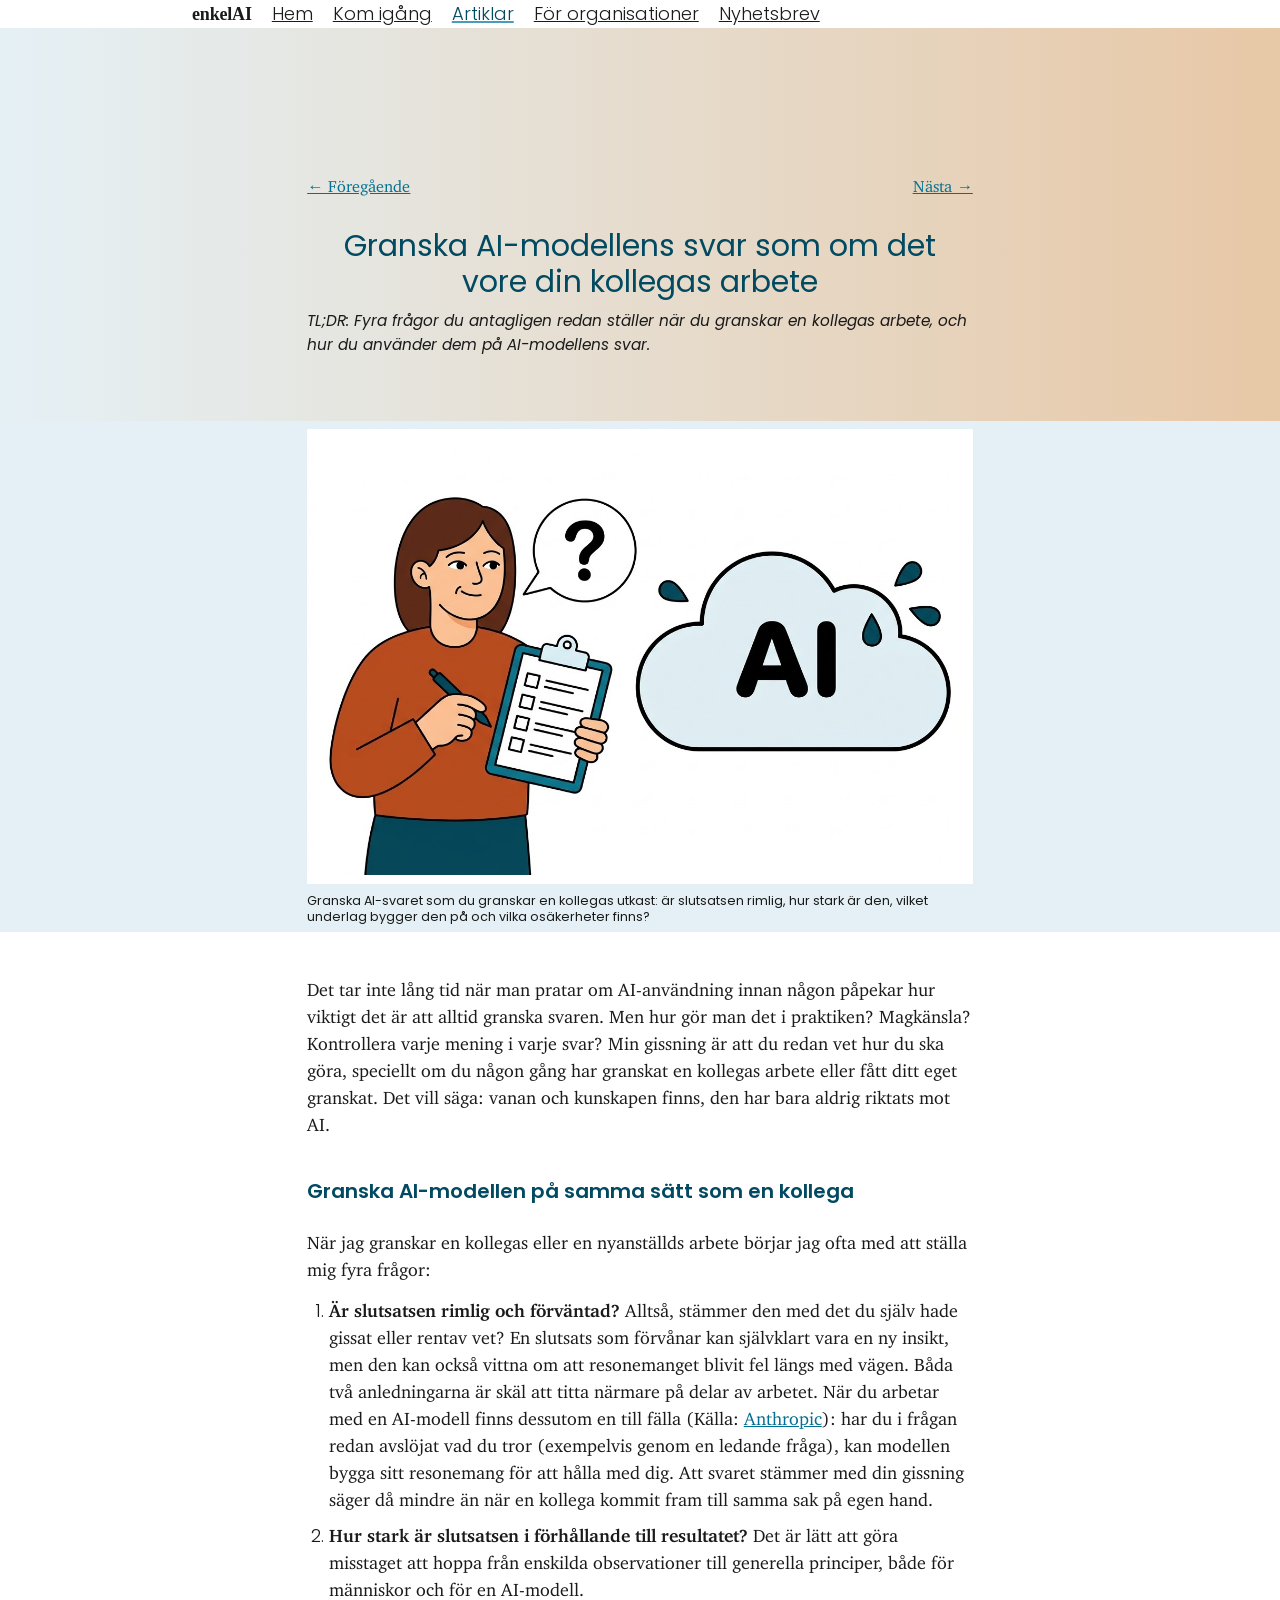
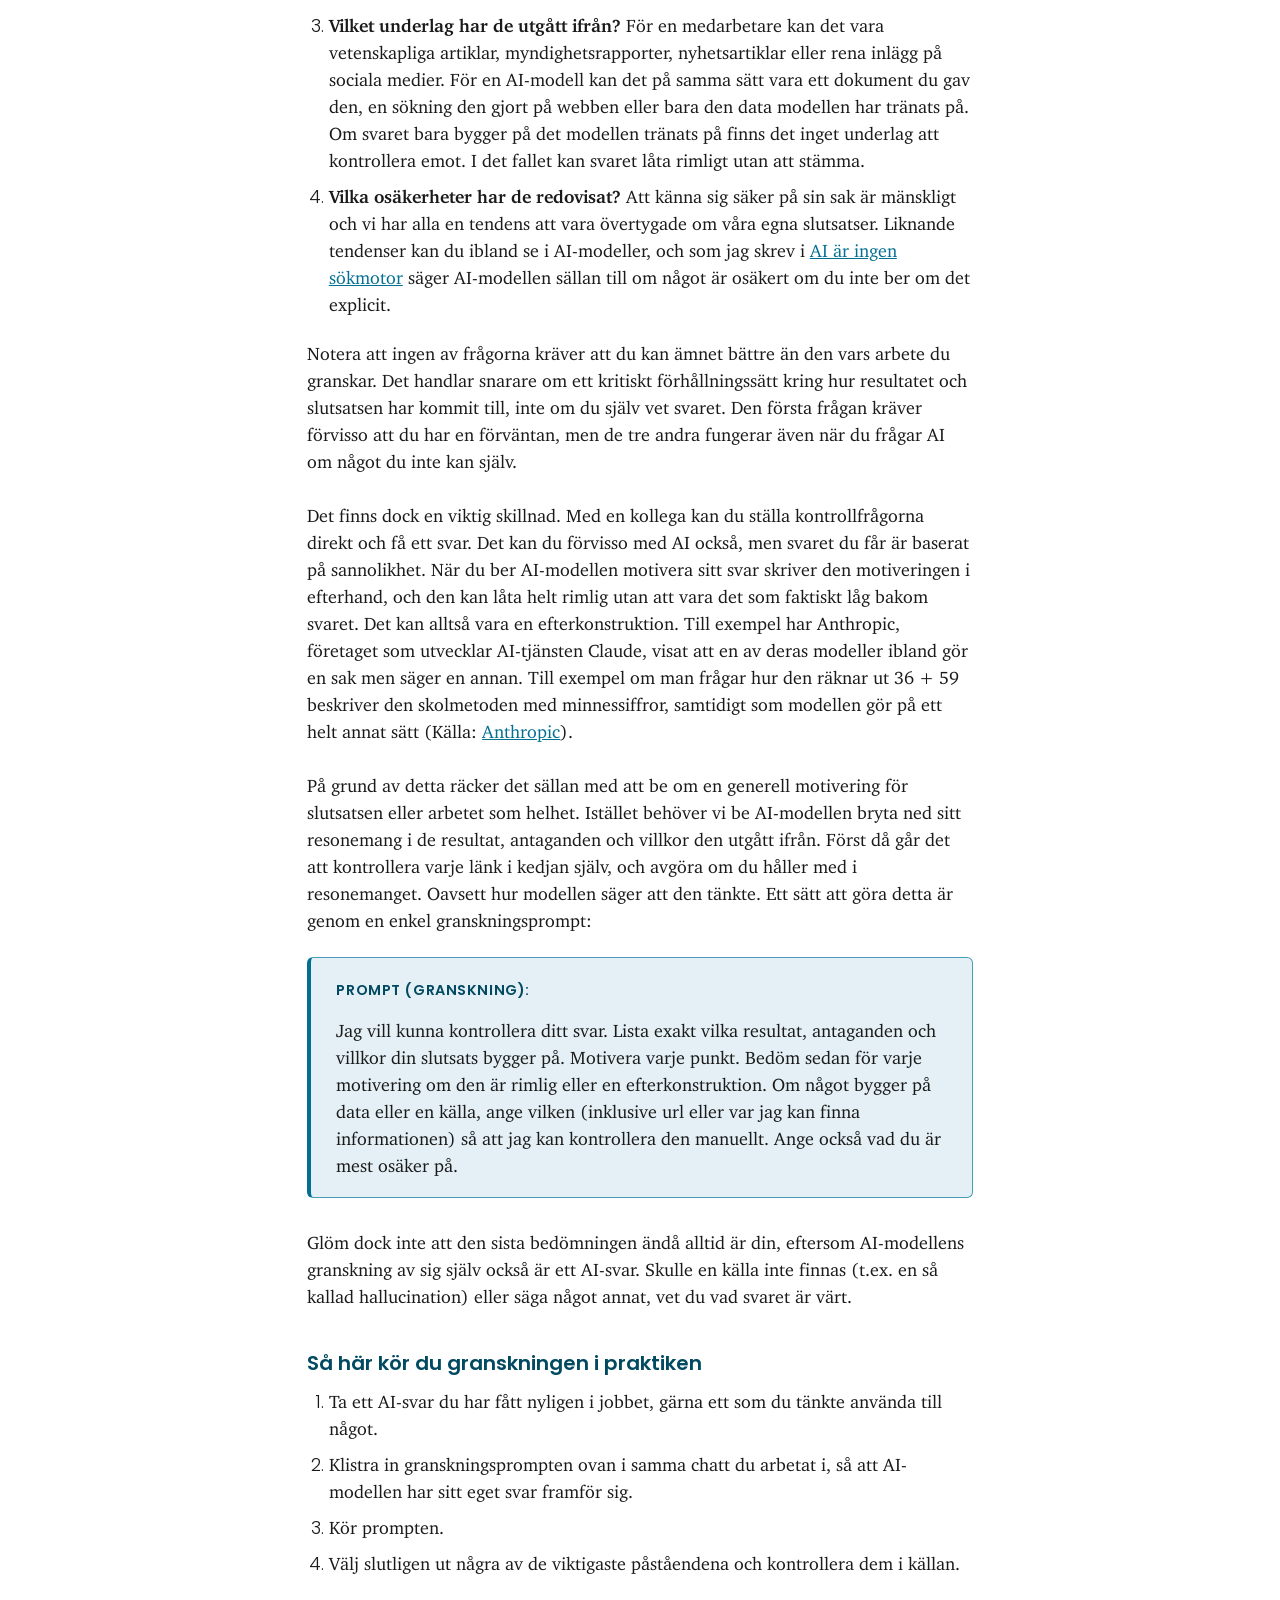
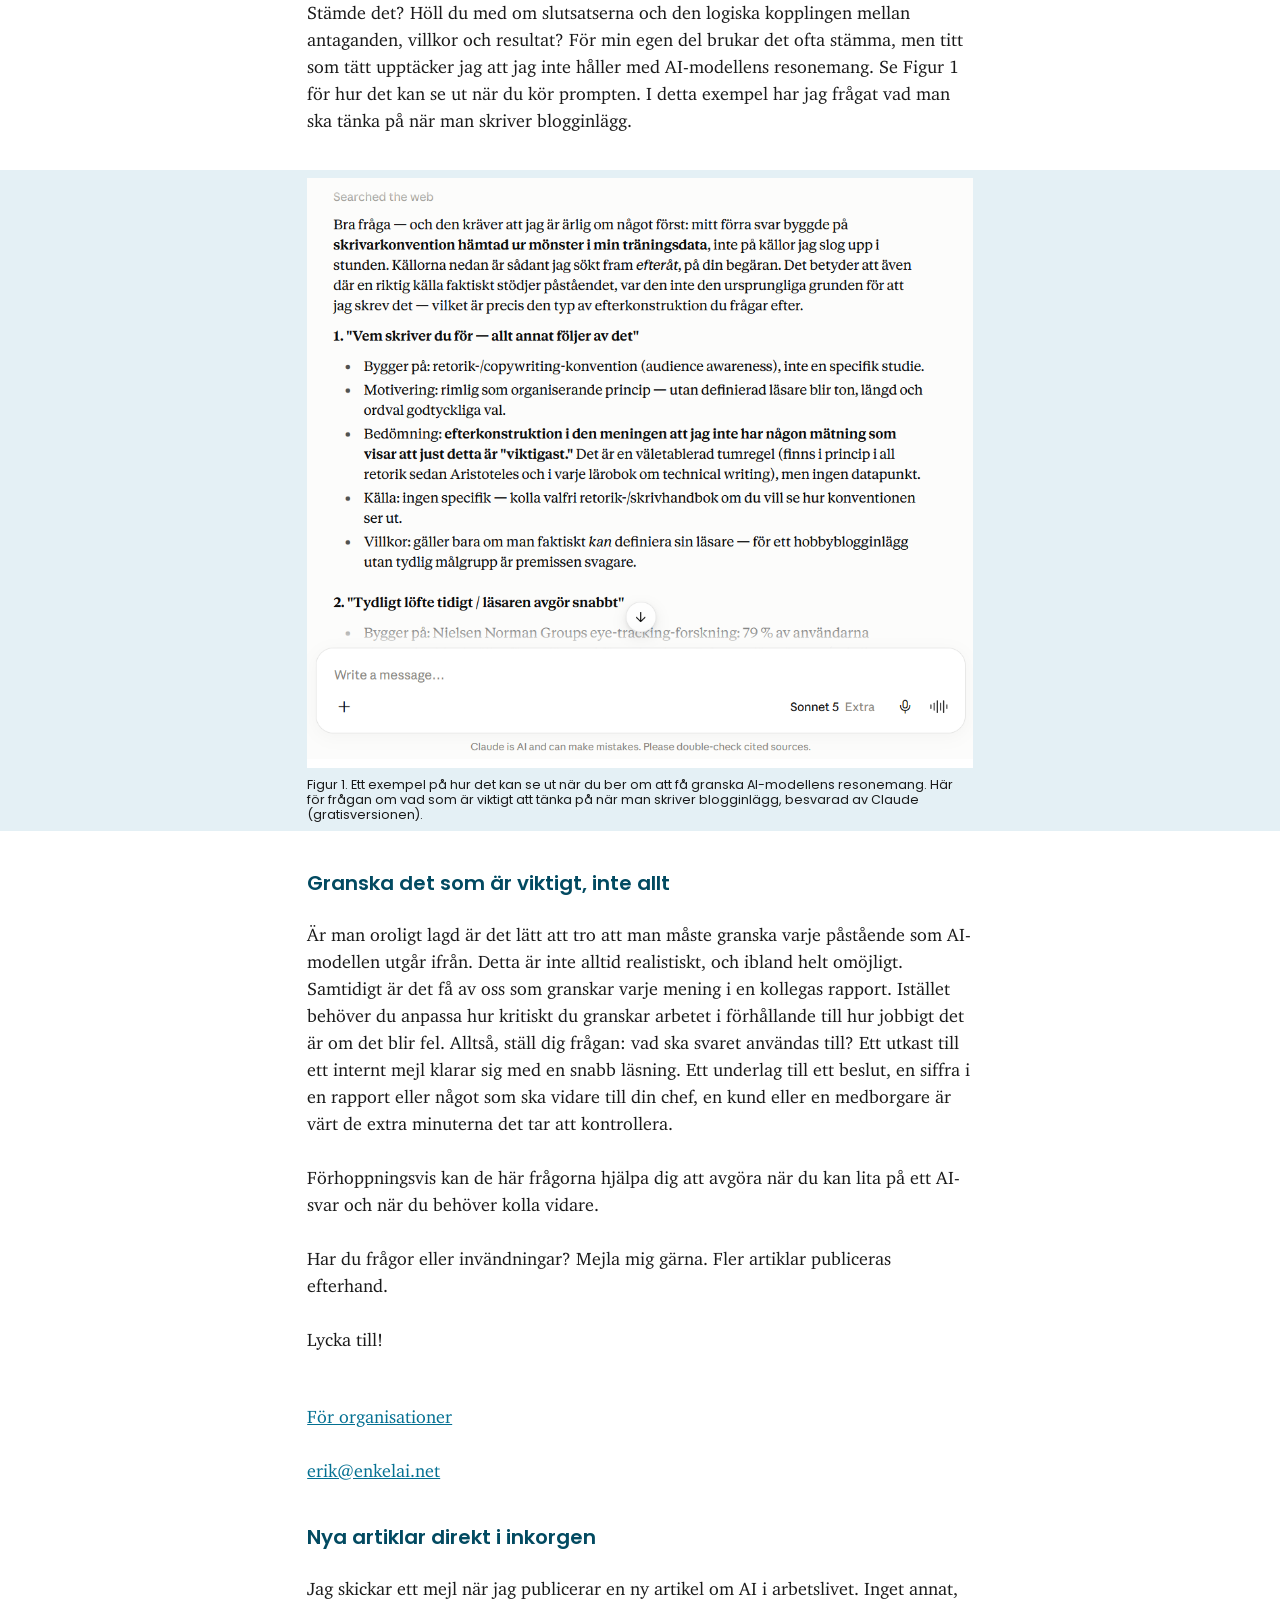
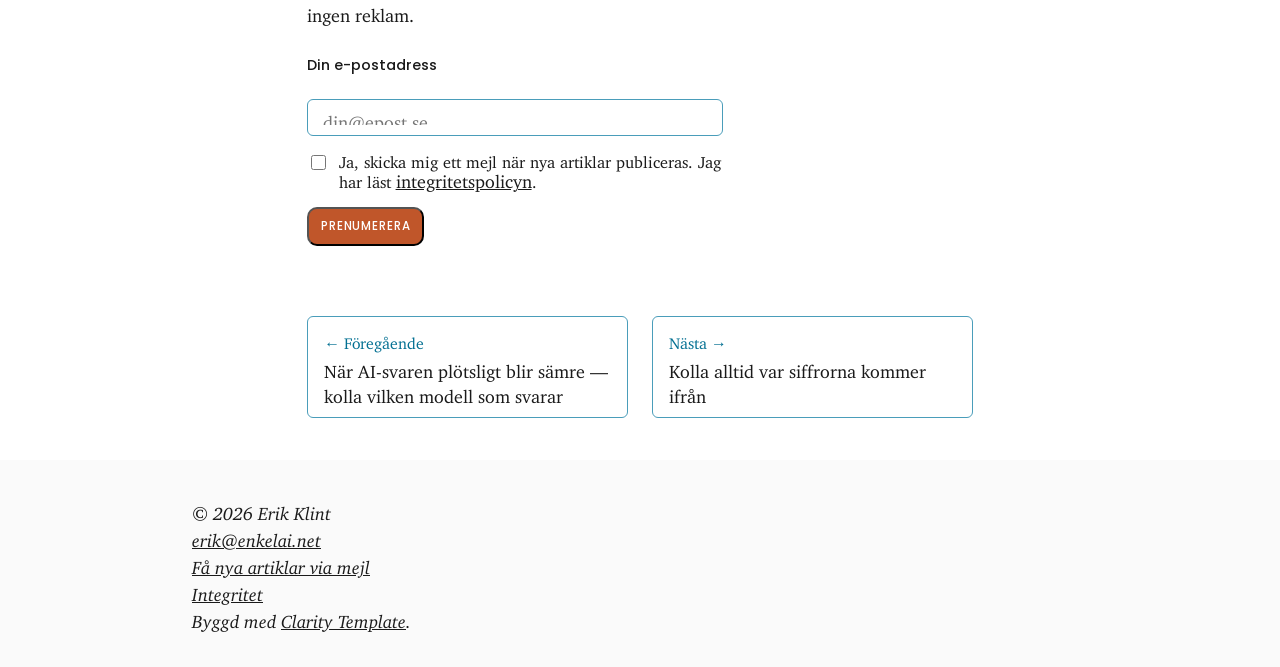
<file: artiklar/granska-ai-som-en-kollegas-arbete/index.html>
<!DOCTYPE html>
<html lang="sv">
<head>
<meta charset="UTF-8">
<meta name="viewport" content="width=device-width, initial-scale=1">
<title>Granska AI-modellens svar som om det vore din kollegas arbete | enkelAI</title>
<meta name="description" content="Fyra frågor du antagligen redan ställer när du granskar en kollegas arbete, och hur du använder dem på AI-modellens svar.">
<link rel="canonical" href="https://enkelai.net/artiklar/granska-ai-som-en-kollegas-arbete/">
<meta property="og:title" content="Granska AI-modellens svar som om det vore din kollegas arbete">
<meta property="og:description" content="Fyra frågor du antagligen redan ställer när du granskar en kollegas arbete, och hur du använder dem på AI-modellens svar.">
<meta property="og:url" content="https://enkelai.net/artiklar/granska-ai-som-en-kollegas-arbete/">
<meta property="og:type" content="article">
<meta property="og:locale" content="sv_SE">
<meta property="og:image" content="https://enkelai.net/images/og-image.png">
<meta property="og:image:width" content="1200">
<meta property="og:image:height" content="630">
<meta property="og:image:alt" content="enkelAI — AI i arbetslivet. Konkret, på svenska, utan hype.">
<link rel="icon" type="image/png" sizes="96x96" href="/images/favicon-96.png">
<link rel="icon" type="image/png" sizes="512x512" href="/images/favicon-512.png">
<link rel="apple-touch-icon" href="/images/favicon-512.png">
<meta name="theme-color" content="#024A61">
<link rel="stylesheet" href="/assets/stylesheets/main_free.css">
<link rel="stylesheet" href="/style.css">
<style>
/* Sidspecifik stil för promptblocket, samma mönster som artikel 2 och 3
   (lat-ai-stalla-fragorna, darfor-verkar-ai-glomma). Läggs bara här, inte i
   delade stilmallar. */
.prompt-block {
  margin: 1.5vh 0;
  padding: 1.2em 1.4em;
  border: 1px solid var(--petrol-light);
  border-left: 4px solid var(--petrol);
  border-radius: 6px;
  background-color: var(--tint);
}
.prompt-block .prompt-block-label {
  margin: 0 0 0.8em 0;
  padding: 0;
  font-family: "Poppins", sans-serif;
  font-weight: 600;
  font-size: 0.8em;
  letter-spacing: 0.04em;
  text-transform: uppercase;
  color: var(--petrol-deep);
}
.prompt-block .prompt-block-text {
  margin: 0 0 0.8em 0;
  padding: 0;
  font-family: "Charter", sans-serif;
  color: var(--ink);
}
.prompt-block .prompt-block-text:last-child {
  margin-bottom: 0;
}
</style>
</head>
<body class="nav-artiklar">
<header>
<div class="container">
<nav>
<a class="wordmark" href="/">enkelAI</a>
<ul>
<li><a href="/">Hem</a></li>
<li><a href="/kom-igang/">Kom igång</a></li>
<li><a href="/artiklar/">Artiklar</a></li>
<li><a href="/for-organisationer/">För organisationer</a></li>
<li><a href="/nyhetsbrev/">Nyhetsbrev</a></li>
</ul>
</nav>
</div>
</header>

<div class="container blog" id="first-content">
    <div class="blog-title no-cover">
        <div class="blog-intro">
            <div>
                <nav aria-label="Artikelnavigering" class="article-nav article-nav-top">
<a class="article-nav-link article-nav-prev" href="/artiklar/nar-ai-svaren-blir-samre/" aria-label="Föregående artikel: När AI-svaren plötsligt blir sämre — kolla vilken modell som svarar">← Föregående</a>
<a class="article-nav-link article-nav-next" href="/artiklar/nar-ai-sammanfattar-en-rapport/" aria-label="Nästa artikel: Kolla alltid var siffrorna kommer ifrån">Nästa →</a>
</nav>
                <h1 class="title">Granska AI-modellens svar som om det vore din kollegas arbete</h1>
                <p class="abstract"><em>TL;DR: Fyra frågor du antagligen redan ställer när du granskar en kollegas arbete, och hur du använder dem på AI-modellens svar.</em></p>
            </div>
        </div>
    </div>
</div>

<article>

<div class="container blog main gray">
<figure class="intro-figure">
<img src="/images/granska-ai-som-en-kollegas-arbete-inledning-1264.jpg" width="1264" height="848" alt="Illustration: en person med skrivplatta och checklista ställer en fråga till ett moln med texten AI. Molnet svettas.">
<p class="caption">Granska AI-svaret som du granskar en kollegas utkast: är slutsatsen rimlig, hur stark är den, vilket underlag bygger den på och vilka osäkerheter finns?</p>
</figure>
</div>

<div class="container blog main first">
<p class="text">Det tar inte lång tid när man pratar om AI-användning innan någon påpekar hur viktigt det är att alltid granska svaren. Men hur gör man det i praktiken? Magkänsla? Kontrollera varje mening i varje svar? Min gissning är att du redan vet hur du ska göra, speciellt om du någon gång har granskat en kollegas arbete eller fått ditt eget granskat. Det vill säga: vanan och kunskapen finns, den har bara aldrig riktats mot AI.</p>
</div>

<div class="container blog main">
<h2>Granska AI-modellen på samma sätt som en kollega</h2>

<p class="text">När jag granskar en kollegas eller en nyanställds arbete börjar jag ofta med att ställa mig fyra frågor:</p>

<ol>
<li><p class="text"><strong>Är slutsatsen rimlig och förväntad?</strong> Alltså, stämmer den med det du själv hade gissat eller rentav vet? En slutsats som förvånar kan självklart vara en ny insikt, men den kan också vittna om att resonemanget blivit fel längs med vägen. Båda två anledningarna är skäl att titta närmare på delar av arbetet. När du arbetar med en AI-modell finns dessutom en till fälla (Källa: <a href="https://www.anthropic.com/research/tracing-thoughts-language-model" rel="noopener">Anthropic</a>): har du i frågan redan avslöjat vad du tror (exempelvis genom en ledande fråga), kan modellen bygga sitt resonemang för att hålla med dig. Att svaret stämmer med din gissning säger då mindre än när en kollega kommit fram till samma sak på egen hand.</p></li>
<li><p class="text"><strong>Hur stark är slutsatsen i förhållande till resultatet?</strong> Det är lätt att göra misstaget att hoppa från enskilda observationer till generella principer, både för människor och för en AI-modell.</p></li>
<li><p class="text"><strong>Vilket underlag har de utgått ifrån?</strong> För en medarbetare kan det vara vetenskapliga artiklar, myndighetsrapporter, nyhetsartiklar eller rena inlägg på sociala medier. För en AI-modell kan det på samma sätt vara ett dokument du gav den, en sökning den gjort på webben eller bara den data modellen har tränats på. Om svaret bara bygger på det modellen tränats på finns det inget underlag att kontrollera emot. I det fallet kan svaret låta rimligt utan att stämma.</p></li>
<li><p class="text"><strong>Vilka osäkerheter har de redovisat?</strong> Att känna sig säker på sin sak är mänskligt och vi har alla en tendens att vara övertygade om våra egna slutsatser. Liknande tendenser kan du ibland se i AI-modeller, och som jag skrev i <a href="/artiklar/ai-ar-ingen-sokmotor/">AI är ingen sökmotor</a> säger AI-modellen sällan till om något är osäkert om du inte ber om det explicit.</p></li>
</ol>

<p class="text">Notera att ingen av frågorna kräver att du kan ämnet bättre än den vars arbete du granskar. Det handlar snarare om ett kritiskt förhållningssätt kring hur resultatet och slutsatsen har kommit till, inte om du själv vet svaret. Den första frågan kräver förvisso att du har en förväntan, men de tre andra fungerar även när du frågar AI om något du inte kan själv.</p>

<p class="text">Det finns dock en viktig skillnad. Med en kollega kan du ställa kontrollfrågorna direkt och få ett svar. Det kan du förvisso med AI också, men svaret du får är baserat på sannolikhet. När du ber AI-modellen motivera sitt svar skriver den motiveringen i efterhand, och den kan låta helt rimlig utan att vara det som faktiskt låg bakom svaret. Det kan alltså vara en efterkonstruktion. Till exempel har Anthropic, företaget som utvecklar AI-tjänsten Claude, visat att en av deras modeller ibland gör en sak men säger en annan. Till exempel om man frågar hur den räknar ut 36 + 59 beskriver den skolmetoden med minnessiffror, samtidigt som modellen gör på ett helt annat sätt (Källa: <a href="https://www.anthropic.com/research/tracing-thoughts-language-model" rel="noopener">Anthropic</a>).</p>

<p class="text">På grund av detta räcker det sällan med att be om en generell motivering för slutsatsen eller arbetet som helhet. Istället behöver vi be AI-modellen bryta ned sitt resonemang i de resultat, antaganden och villkor den utgått ifrån. Först då går det att kontrollera varje länk i kedjan själv, och avgöra om du håller med i resonemanget. Oavsett hur modellen säger att den tänkte. Ett sätt att göra detta är genom en enkel granskningsprompt:</p>

<div class="prompt-block">
<p class="prompt-block-label">Prompt (granskning):</p>
<p class="prompt-block-text">Jag vill kunna kontrollera ditt svar. Lista exakt vilka resultat, antaganden och villkor din slutsats bygger på. Motivera varje punkt. Bedöm sedan för varje motivering om den är rimlig eller en efterkonstruktion. Om något bygger på data eller en källa, ange vilken (inklusive url eller var jag kan finna informationen) så att jag kan kontrollera den manuellt. Ange också vad du är mest osäker på.</p>
</div>

<p class="text">Glöm dock inte att den sista bedömningen ändå alltid är din, eftersom AI-modellens granskning av sig själv också är ett AI-svar. Skulle en källa inte finnas (t.ex. en så kallad hallucination) eller säga något annat, vet du vad svaret är värt.</p>
</div>

<div class="container blog main">
<h2>Så här kör du granskningen i praktiken</h2>

<ol>
<li><p class="text">Ta ett AI-svar du har fått nyligen i jobbet, gärna ett som du tänkte använda till något.</p></li>
<li><p class="text">Klistra in granskningsprompten ovan i samma chatt du arbetat i, så att AI-modellen har sitt eget svar framför sig.</p></li>
<li><p class="text">Kör prompten.</p></li>
<li><p class="text">Välj slutligen ut några av de viktigaste påståendena och kontrollera dem i källan.</p></li>
</ol>

<p class="text">Stämde det? Höll du med om slutsatserna och den logiska kopplingen mellan antaganden, villkor och resultat? För min egen del brukar det ofta stämma, men titt som tätt upptäcker jag att jag inte håller med AI-modellens resonemang. Se Figur 1 för hur det kan se ut när du kör prompten. I detta exempel har jag frågat vad man ska tänka på när man skriver blogginlägg.</p>
</div>

<div class="container blog main gray">
<figure id="figur-1">
<img src="/images/granska-ai-som-en-kollegas-arbete-figur-1-986.png" alt="Ett exempel på hur det kan se ut när du ber om att få granska AI-modellens resonemang." loading="lazy">
<p class="caption">Figur 1. Ett exempel på hur det kan se ut när du ber om att få granska AI-modellens resonemang. Här för frågan om vad som är viktigt att tänka på när man skriver blogginlägg, besvarad av Claude (gratisversionen).</p>
</figure>
</div>

<div class="container blog main">
<h2>Granska det som är viktigt, inte allt</h2>

<p class="text">Är man oroligt lagd är det lätt att tro att man måste granska varje påstående som AI-modellen utgår ifrån. Detta är inte alltid realistiskt, och ibland helt omöjligt. Samtidigt är det få av oss som granskar varje mening i en kollegas rapport. Istället behöver du anpassa hur kritiskt du granskar arbetet i förhållande till hur jobbigt det är om det blir fel. Alltså, ställ dig frågan: vad ska svaret användas till? Ett utkast till ett internt mejl klarar sig med en snabb läsning. Ett underlag till ett beslut, en siffra i en rapport eller något som ska vidare till din chef, en kund eller en medborgare är värt de extra minuterna det tar att kontrollera.</p>

<p class="text">Förhoppningsvis kan de här frågorna hjälpa dig att avgöra när du kan lita på ett AI-svar och när du behöver kolla vidare.</p>

<p class="text">Har du frågor eller invändningar? Mejla mig gärna. Fler artiklar publiceras efterhand.</p>

<p class="text">Lycka till!</p>
</div>

</article>

<div class="container blog main">
<p class="text"><a href="/for-organisationer/">För organisationer</a></p>
<p class="text"><a href="mailto:erik@enkelai.net">erik@enkelai.net</a></p>
</div>

<div class="container blog main">
<h2>Nya artiklar direkt i inkorgen</h2>
<p class="text">Jag skickar ett mejl när jag publicerar en ny artikel om AI i arbetslivet. Inget annat, ingen reklam.</p>

<form class="newsletter-form" method="POST" action="https://c1894ea2.sibforms.com/v2/serve/[base64]">
<label for="EMAIL">Din e-postadress</label>
<input type="email" id="EMAIL" name="EMAIL" required placeholder="din@epost.se" autocomplete="email">
<label class="checkbox-label">
<input type="checkbox" name="OPT_IN" value="1" required>
<span>Ja, skicka mig ett mejl när nya artiklar publiceras. Jag har läst <a href="/integritet/">integritetspolicyn</a>.</span>
</label>
<input type="text" name="email_address_check" value="" style="display:none" tabindex="-1" autocomplete="off">
<input type="hidden" name="locale" value="sv">
<button type="submit">Prenumerera</button>
</form>
</div>

<div class="container blog main">
<nav aria-label="Artikelnavigering" class="article-nav article-nav-bottom">
<a class="article-nav-link article-nav-prev" href="/artiklar/nar-ai-svaren-blir-samre/"><span class="article-nav-dir">← Föregående</span><span class="article-nav-title">När AI-svaren plötsligt blir sämre — kolla vilken modell som svarar</span></a>
<a class="article-nav-link article-nav-next" href="/artiklar/nar-ai-sammanfattar-en-rapport/"><span class="article-nav-dir">Nästa →</span><span class="article-nav-title">Kolla alltid var siffrorna kommer ifrån</span></a>
</nav>
</div>

<footer>
<div class="container">
<p>© 2026 Erik Klint</p>
<p><a href="mailto:erik@enkelai.net">erik@enkelai.net</a></p>
<p><a href="/nyhetsbrev/">Få nya artiklar via mejl</a></p>
<p><a href="/integritet/">Integritet</a></p>
<p>Byggd med <a href="https://shikun.io/projects/clarity">Clarity Template</a>.</p>
</div>
</footer>
</body>
</html>
</file>
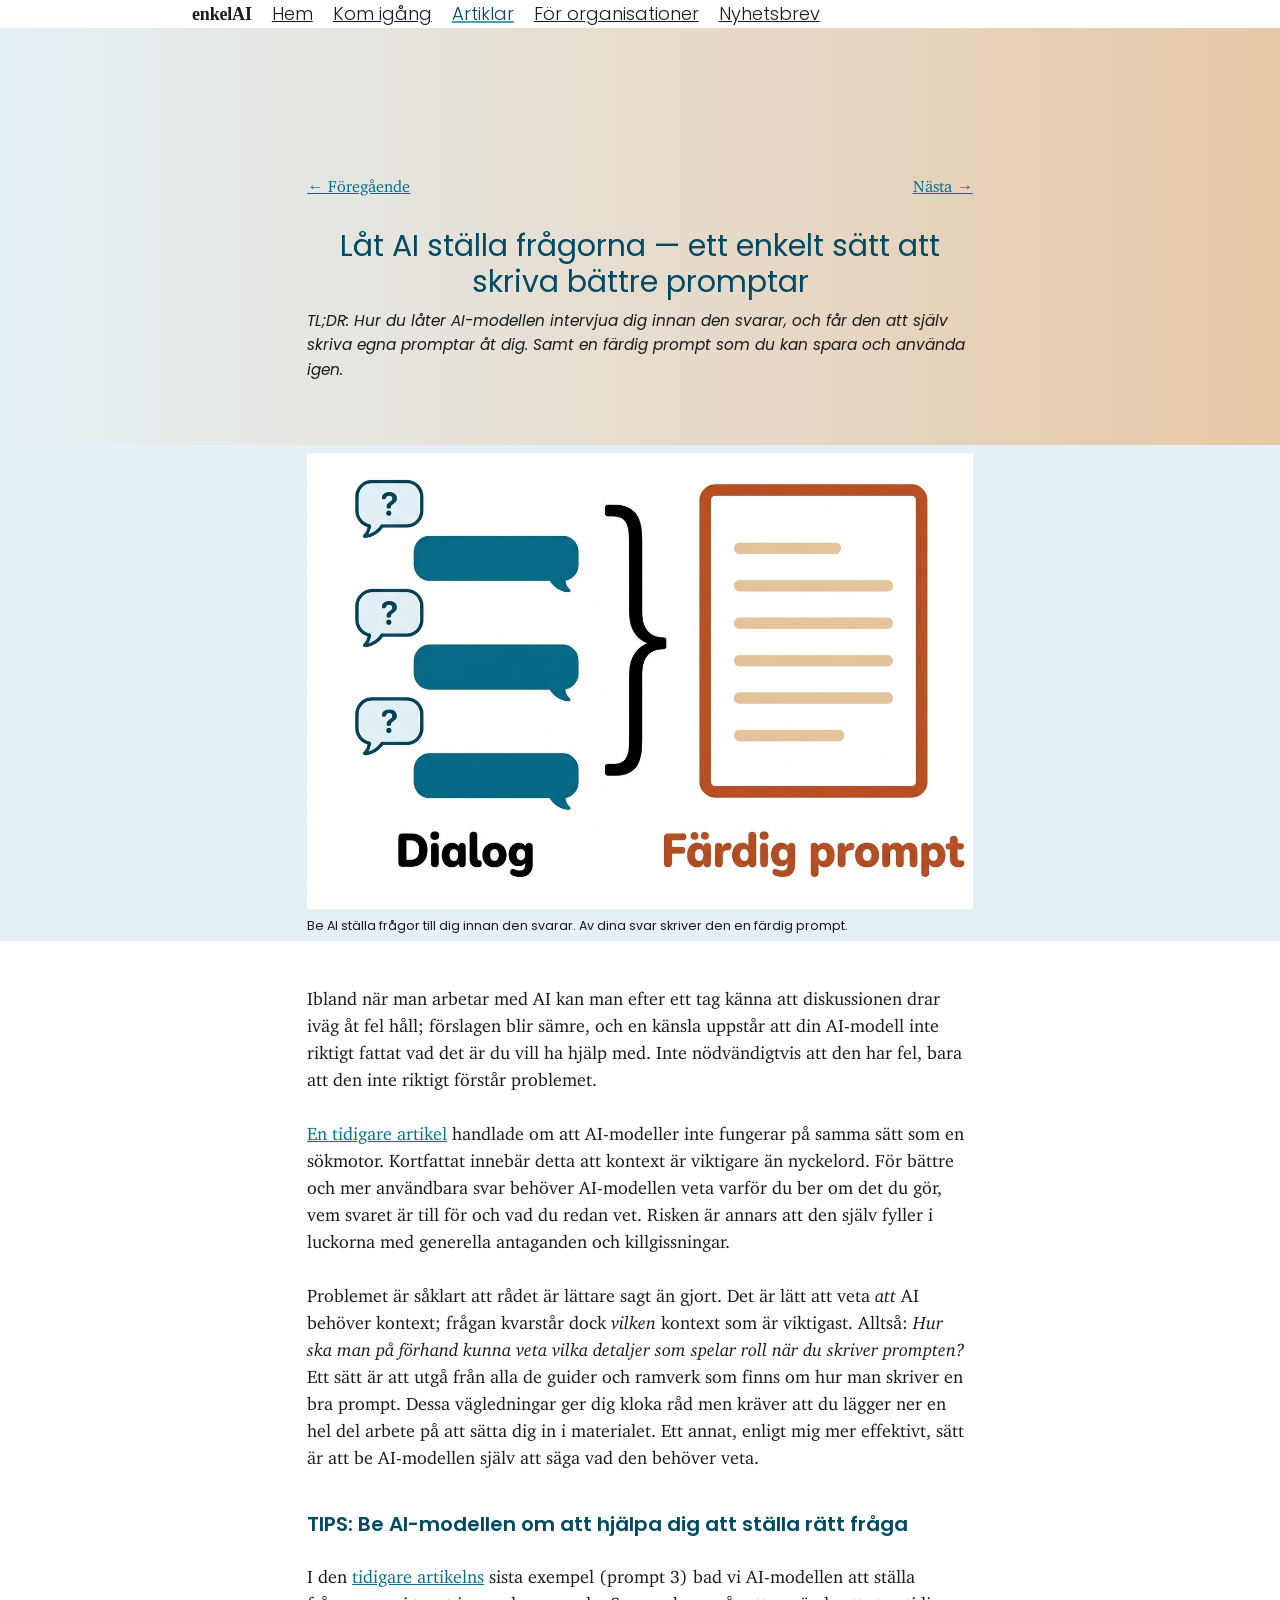
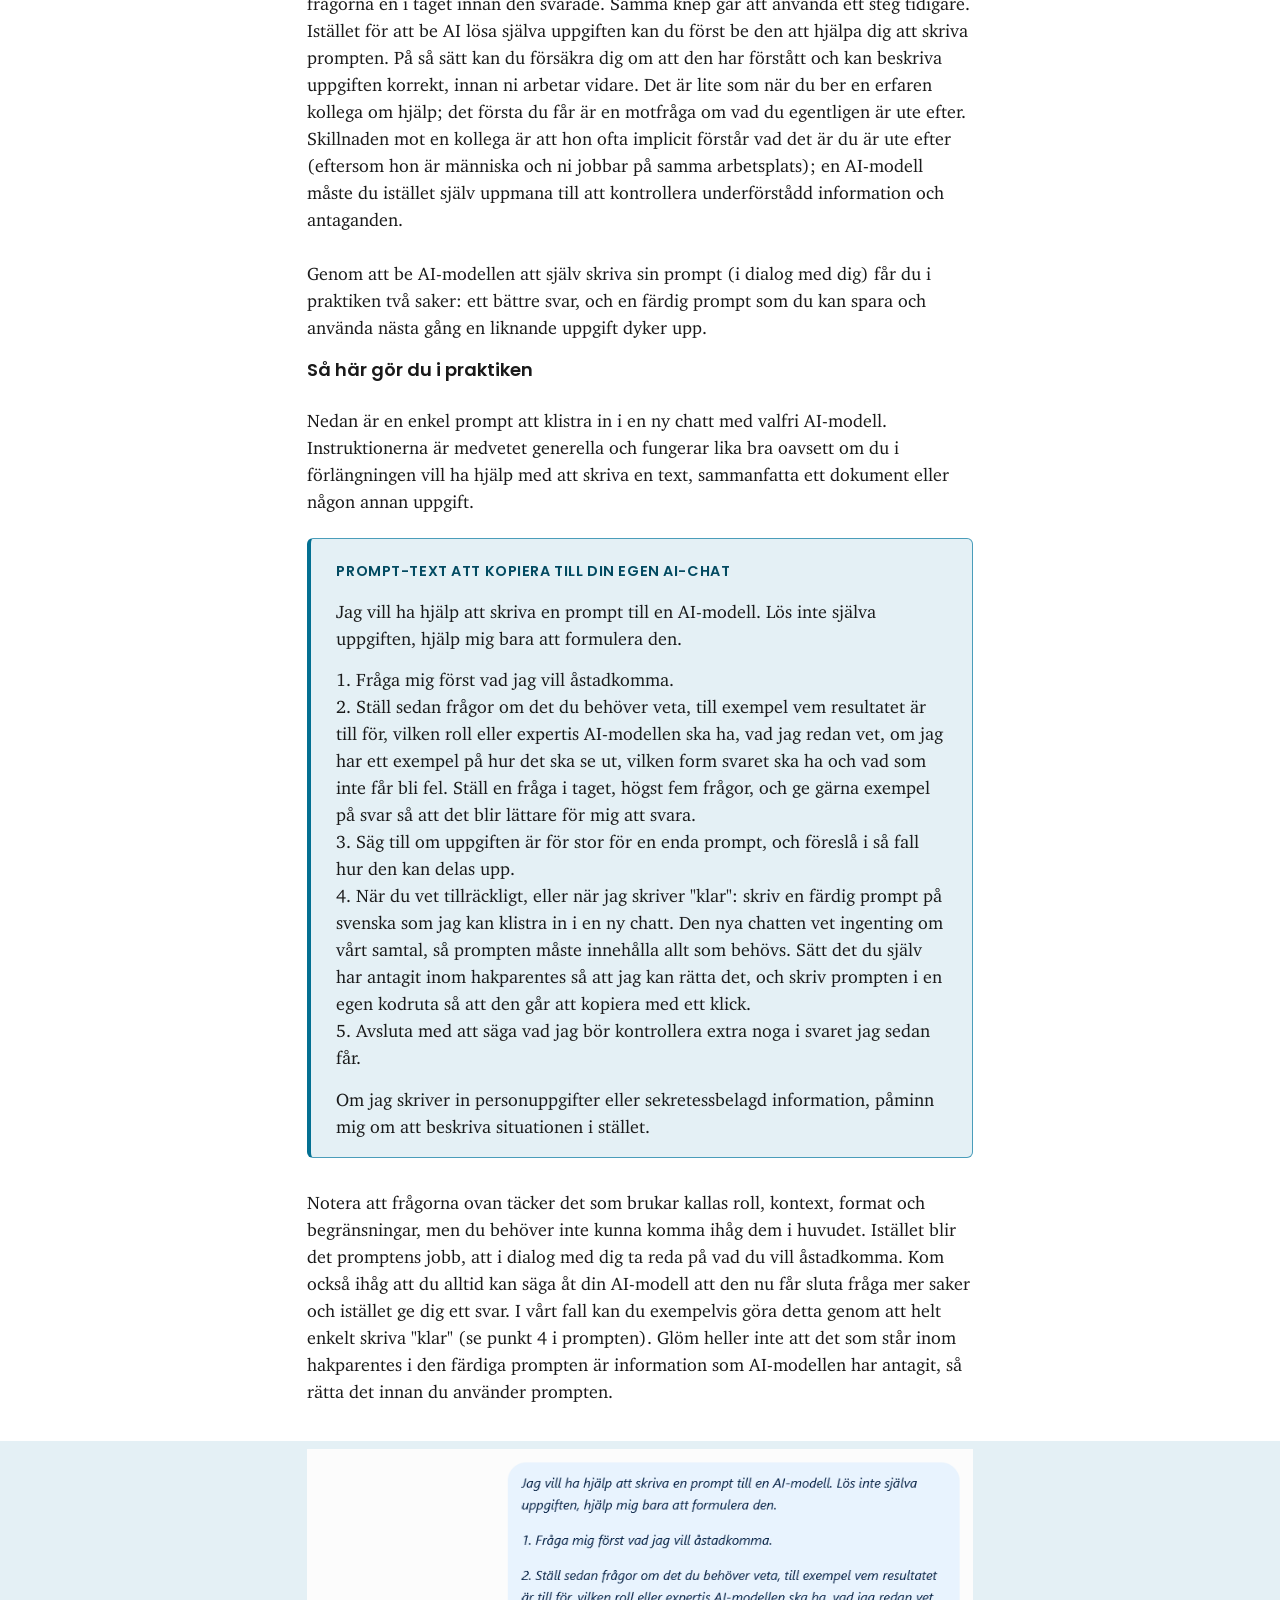
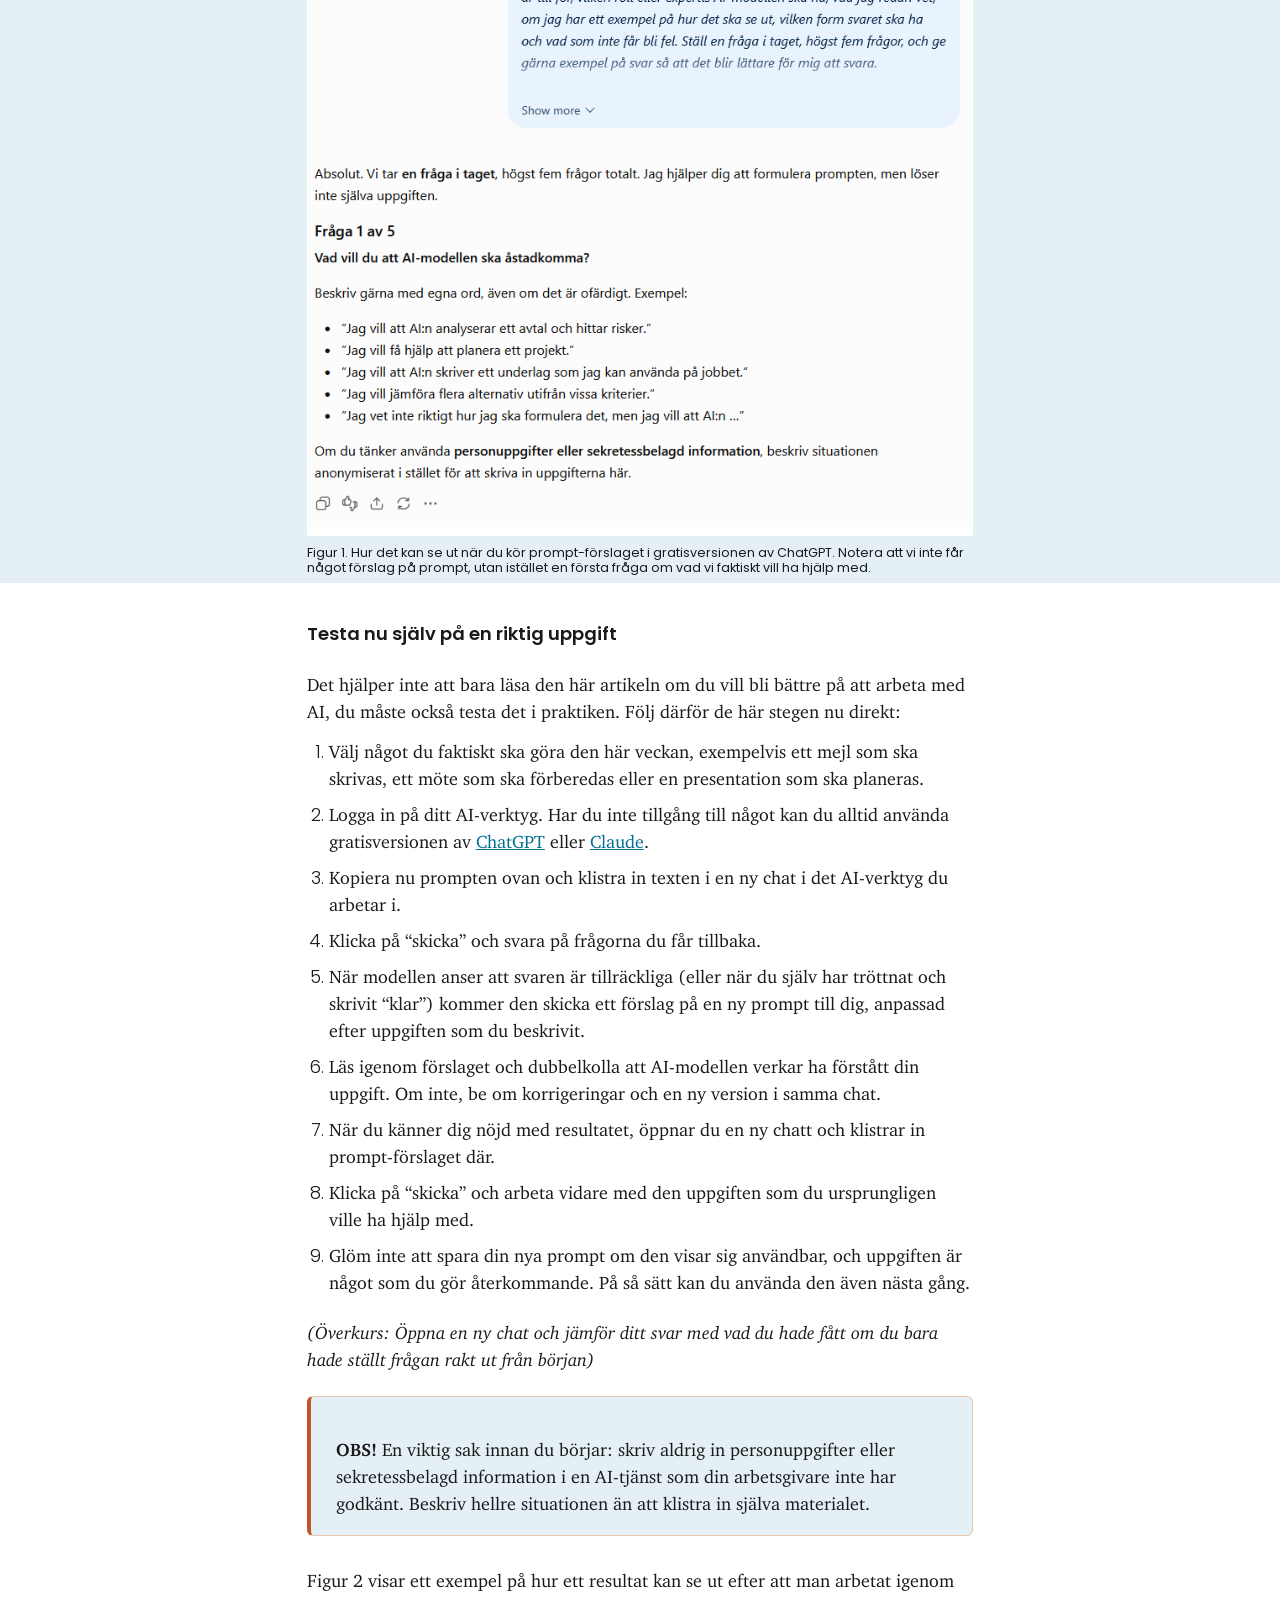
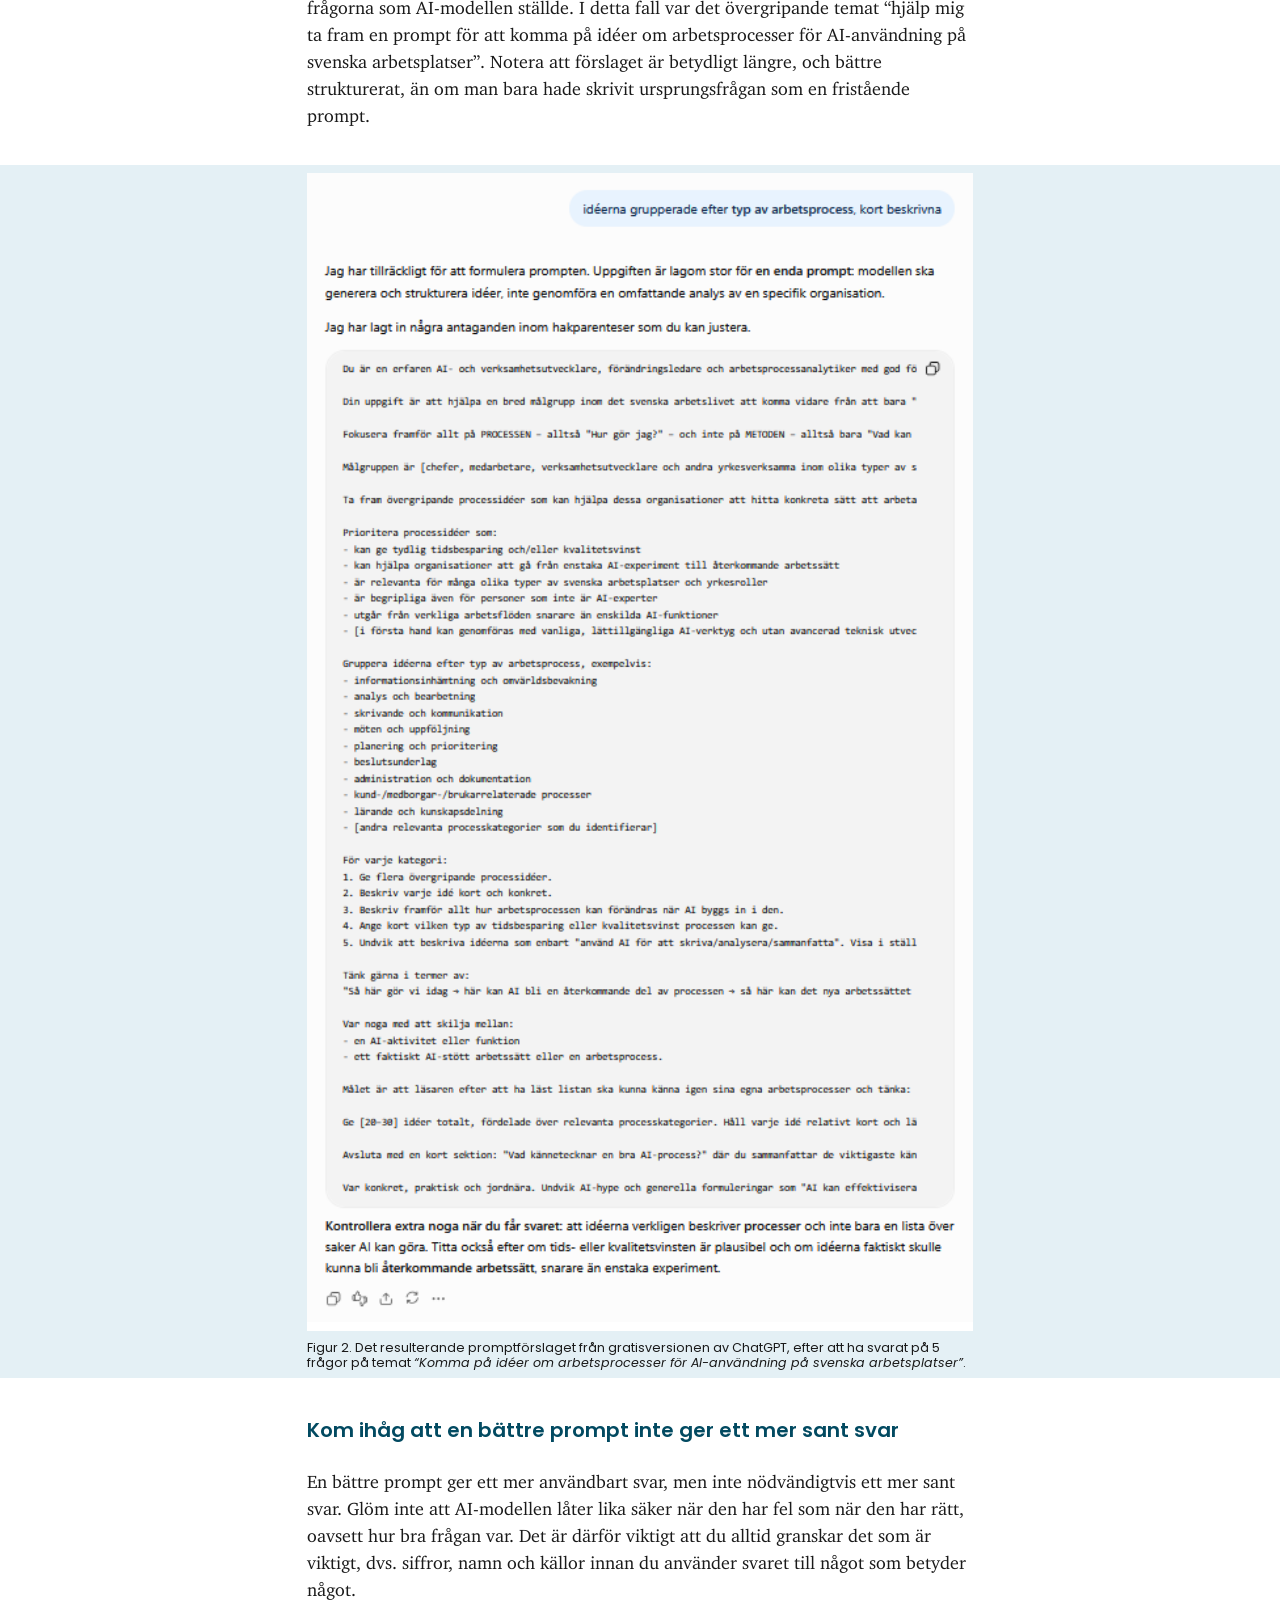
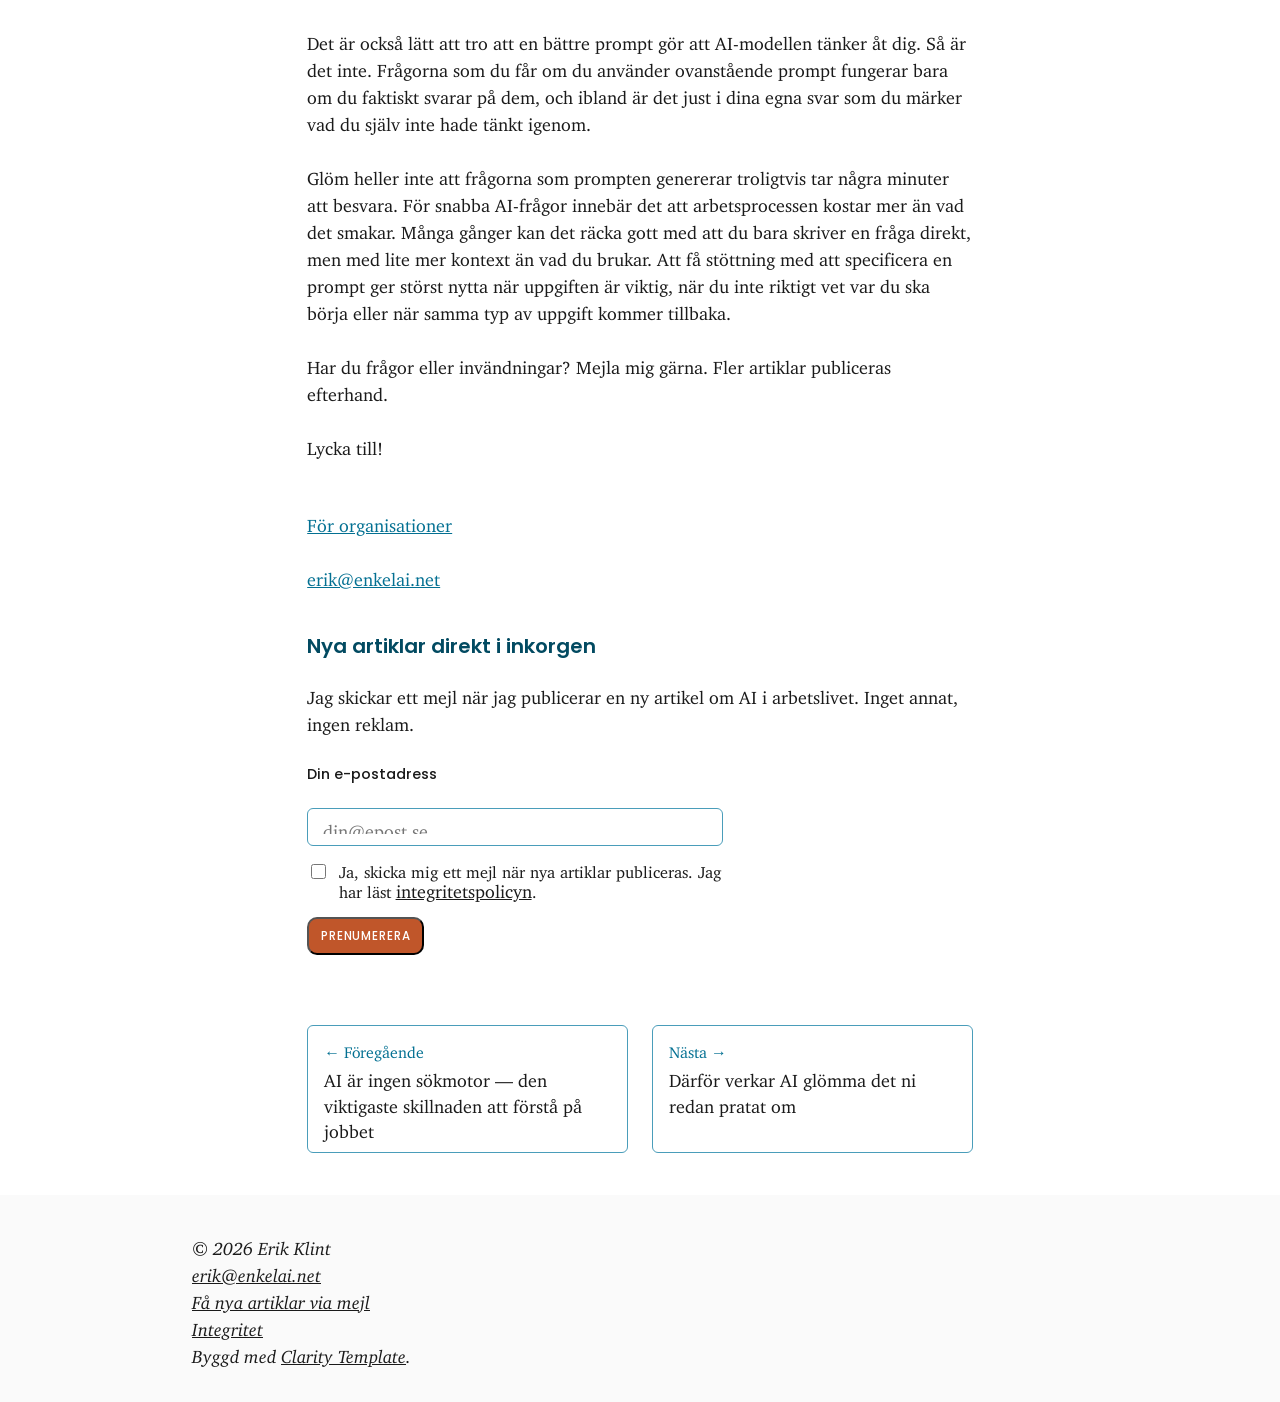
<file: artiklar/lat-ai-stalla-fragorna/index.html>
<!DOCTYPE html>
<html lang="sv">
<head>
<meta charset="UTF-8">
<meta name="viewport" content="width=device-width, initial-scale=1">
<title>Låt AI ställa frågorna — ett enkelt sätt att skriva bättre promptar | enkelAI</title>
<meta name="description" content="Låt AI-modellen intervjua dig innan den svarar och skriva prompten åt dig – med en färdig prompt att spara och använda igen.">
<link rel="canonical" href="https://enkelai.net/artiklar/lat-ai-stalla-fragorna/">
<meta property="og:title" content="Låt AI ställa frågorna — ett enkelt sätt att skriva bättre promptar">
<meta property="og:description" content="Låt AI-modellen intervjua dig innan den svarar och skriva prompten åt dig – med en färdig prompt att spara och använda igen.">
<meta property="og:url" content="https://enkelai.net/artiklar/lat-ai-stalla-fragorna/">
<meta property="og:type" content="article">
<meta property="og:locale" content="sv_SE">
<meta property="og:image" content="https://enkelai.net/images/og-image.png">
<meta property="og:image:width" content="1200">
<meta property="og:image:height" content="630">
<meta property="og:image:alt" content="enkelAI — AI i arbetslivet. Konkret, på svenska, utan hype.">
<link rel="icon" type="image/png" sizes="96x96" href="/images/favicon-96.png">
<link rel="icon" type="image/png" sizes="512x512" href="/images/favicon-512.png">
<link rel="apple-touch-icon" href="/images/favicon-512.png">
<meta name="theme-color" content="#024A61">
<link rel="stylesheet" href="/assets/stylesheets/main_free.css">
<link rel="stylesheet" href="/style.css">
<style>
/* Sidspecifik stil för promptblocket och OBS-rutan. Artikel 1 saknar
   mönster för dessa två element, så stilen läggs bara här, inte i
   delade stilmallar (style.css / main_free.css). */
.prompt-block {
  margin: 1.5vh 0;
  padding: 1.2em 1.4em;
  border: 1px solid var(--petrol-light);
  border-left: 4px solid var(--petrol);
  border-radius: 6px;
  background-color: var(--tint);
}
.prompt-block .prompt-block-label {
  margin: 0 0 0.8em 0;
  padding: 0;
  font-family: "Poppins", sans-serif;
  font-weight: 600;
  font-size: 0.8em;
  letter-spacing: 0.04em;
  text-transform: uppercase;
  color: var(--petrol-deep);
}
.prompt-block .prompt-block-text {
  margin: 0 0 0.8em 0;
  padding: 0;
  font-family: "Charter", sans-serif;
  color: var(--ink);
}
.prompt-block .prompt-block-text:last-child {
  margin-bottom: 0;
}
.obs-box {
  margin: 1.5vh 0;
  padding: 1.2em 1.4em;
  border: 1px solid var(--sand);
  border-left: 4px solid var(--terracotta);
  border-radius: 6px;
  background-color: var(--tint);
}
.obs-box p.text {
  margin: 0;
  padding: 0;
}
</style>
</head>
<body class="nav-artiklar">
<header>
<div class="container">
<nav>
<a class="wordmark" href="/">enkelAI</a>
<ul>
<li><a href="/">Hem</a></li>
<li><a href="/kom-igang/">Kom igång</a></li>
<li><a href="/artiklar/">Artiklar</a></li>
<li><a href="/for-organisationer/">För organisationer</a></li>
<li><a href="/nyhetsbrev/">Nyhetsbrev</a></li>
</ul>
</nav>
</div>
</header>

<div class="container blog" id="first-content">
    <div class="blog-title no-cover">
        <div class="blog-intro">
            <div>
                <nav aria-label="Artikelnavigering" class="article-nav article-nav-top">
<a class="article-nav-link article-nav-prev" href="/artiklar/ai-ar-ingen-sokmotor/" aria-label="Föregående artikel: AI är ingen sökmotor — den viktigaste skillnaden att förstå på jobbet">← Föregående</a>
<a class="article-nav-link article-nav-next" href="/artiklar/darfor-verkar-ai-glomma/" aria-label="Nästa artikel: Därför verkar AI glömma det ni redan pratat om">Nästa →</a>
</nav>
                <h1 class="title">Låt AI ställa frågorna — ett enkelt sätt att skriva bättre promptar</h1>
                <p class="abstract"><em>TL;DR: Hur du låter AI-modellen intervjua dig innan den svarar, och får den att själv skriva egna promptar åt dig. Samt en färdig prompt som du kan spara och använda igen.</em></p>
            </div>
        </div>
    </div>
</div>

<article>

<div class="container blog main gray">
<figure class="intro-figure">
<img src="/images/lat-ai-stalla-fragorna-inledning-1264.jpg" width="1264" height="848" alt="Schematisk bild: en dialog där tre pratbubblor med frågetecken varvas med tre svar. En klammer samlar dialogen till ett dokument, och under dokumentet står Färdig prompt.">
<p class="caption">Be AI ställa frågor till dig innan den svarar. Av dina svar skriver den en färdig prompt.</p>
</figure>
</div>

<div class="container blog main first">
<p class="text">Ibland när man arbetar med AI kan man efter ett tag känna att diskussionen drar iväg åt fel håll; förslagen blir sämre, och en känsla uppstår att din AI-modell inte riktigt fattat vad det är du vill ha hjälp med. Inte nödvändigtvis att den har fel, bara att den inte riktigt förstår problemet.</p>

<p class="text"><a href="/artiklar/ai-ar-ingen-sokmotor/">En tidigare artikel</a> handlade om att AI-modeller inte fungerar på samma sätt som en sökmotor. Kortfattat innebär detta att kontext är viktigare än nyckelord. För bättre och mer användbara svar behöver AI-modellen veta varför du ber om det du gör, vem svaret är till för och vad du redan vet. Risken är annars att den själv fyller i luckorna med generella antaganden och killgissningar.</p>

<p class="text">Problemet är såklart att rådet är lättare sagt än gjort. Det är lätt att veta <em>att</em> AI behöver kontext; frågan kvarstår dock <em>vilken</em> kontext som är viktigast. Alltså: <em>Hur ska man på förhand kunna veta vilka detaljer som spelar roll när du skriver prompten?</em> Ett sätt är att utgå från alla de guider och ramverk som finns om hur man skriver en bra prompt. Dessa vägledningar ger dig kloka råd men kräver att du lägger ner en hel del arbete på att sätta dig in i materialet. Ett annat, enligt mig mer effektivt, sätt är att be AI-modellen själv att säga vad den behöver veta.</p>
</div>

<div class="container blog main">
<h2>TIPS: Be AI-modellen om att hjälpa dig att ställa rätt fråga</h2>

<p class="text">I den <a href="/artiklar/ai-ar-ingen-sokmotor/">tidigare artikelns</a> sista exempel (prompt 3) bad vi AI-modellen att ställa frågorna en i taget innan den svarade. Samma knep går att använda ett steg tidigare. Istället för att be AI lösa själva uppgiften kan du först be den att hjälpa dig att skriva prompten. På så sätt kan du försäkra dig om att den har förstått och kan beskriva uppgiften korrekt, innan ni arbetar vidare. Det är lite som när du ber en erfaren kollega om hjälp; det första du får är en motfråga om vad du egentligen är ute efter. Skillnaden mot en kollega är att hon ofta implicit förstår vad det är du är ute efter (eftersom hon är människa och ni jobbar på samma arbetsplats); en AI-modell måste du istället själv uppmana till att kontrollera underförstådd information och antaganden.</p>

<p class="text">Genom att be AI-modellen att själv skriva sin prompt (i dialog med dig) får du i praktiken två saker: ett bättre svar, och en färdig prompt som du kan spara och använda nästa gång en liknande uppgift dyker upp.</p>

<h3>Så här gör du i praktiken</h3>

<p class="text">Nedan är en enkel prompt att klistra in i en ny chatt med valfri AI-modell. Instruktionerna är medvetet generella och fungerar lika bra oavsett om du i förlängningen vill ha hjälp med att skriva en text, sammanfatta ett dokument eller någon annan uppgift.</p>

<div class="prompt-block">
<p class="prompt-block-label">PROMPT-TEXT ATT KOPIERA TILL DIN EGEN AI-CHAT</p>
<p class="prompt-block-text">Jag vill ha hjälp att skriva en prompt till en AI-modell. Lös inte själva uppgiften, hjälp mig bara att formulera den.</p>
<p class="prompt-block-text">1. Fråga mig först vad jag vill åstadkomma.<br>
2. Ställ sedan frågor om det du behöver veta, till exempel vem resultatet är till för, vilken roll eller expertis AI-modellen ska ha, vad jag redan vet, om jag har ett exempel på hur det ska se ut, vilken form svaret ska ha och vad som inte får bli fel. Ställ en fråga i taget, högst fem frågor, och ge gärna exempel på svar så att det blir lättare för mig att svara.<br>
3. Säg till om uppgiften är för stor för en enda prompt, och föreslå i så fall hur den kan delas upp.<br>
4. När du vet tillräckligt, eller när jag skriver "klar": skriv en färdig prompt på svenska som jag kan klistra in i en ny chatt. Den nya chatten vet ingenting om vårt samtal, så prompten måste innehålla allt som behövs. Sätt det du själv har antagit inom hakparentes så att jag kan rätta det, och skriv prompten i en egen kodruta så att den går att kopiera med ett klick.<br>
5. Avsluta med att säga vad jag bör kontrollera extra noga i svaret jag sedan får.</p>
<p class="prompt-block-text">Om jag skriver in personuppgifter eller sekretessbelagd information, påminn mig om att beskriva situationen i stället.</p>
</div>

<p class="text">Notera att frågorna ovan täcker det som brukar kallas roll, kontext, format och begränsningar, men du behöver inte kunna komma ihåg dem i huvudet. Istället blir det promptens jobb, att i dialog med dig ta reda på vad du vill åstadkomma. Kom också ihåg att du alltid kan säga åt din AI-modell att den nu får sluta fråga mer saker och istället ge dig ett svar. I vårt fall kan du exempelvis göra detta genom att helt enkelt skriva "klar" (se punkt 4 i prompten). Glöm heller inte att det som står inom hakparentes i den färdiga prompten är information som AI-modellen har antagit, så rätta det innan du använder prompten.</p>
</div>

<div class="container blog main gray">
<figure id="figur-1">
<img src="/images/lat-ai-stalla-fragorna-figur-1-793.png" alt="Hur det kan se ut när du kör prompt-förslaget i gratisversionen av ChatGPT." loading="lazy">
<p class="caption">Figur 1. Hur det kan se ut när du kör prompt-förslaget i gratisversionen av ChatGPT. Notera att vi inte får något förslag på prompt, utan istället en första fråga om vad vi faktiskt vill ha hjälp med.</p>
</figure>
</div>

<div class="container blog main">
<h3>Testa nu själv på en riktig uppgift</h3>

<p class="text">Det hjälper inte att bara läsa den här artikeln om du vill bli bättre på att arbeta med AI, du måste också testa det i praktiken. Följ därför de här stegen nu direkt:</p>

<ol>
<li><p class="text">Välj något du faktiskt ska göra den här veckan, exempelvis ett mejl som ska skrivas, ett möte som ska förberedas eller en presentation som ska planeras.</p></li>
<li><p class="text">Logga in på ditt AI-verktyg. Har du inte tillgång till något kan du alltid använda gratisversionen av <a href="https://chatgpt.com/" rel="noopener">ChatGPT</a> eller <a href="https://claude.ai/" rel="noopener">Claude</a>.</p></li>
<li><p class="text">Kopiera nu prompten ovan och klistra in texten i en ny chat i det AI-verktyg du arbetar i.</p></li>
<li><p class="text">Klicka på “skicka” och svara på frågorna du får tillbaka.</p></li>
<li><p class="text">När modellen anser att svaren är tillräckliga (eller när du själv har tröttnat och skrivit “klar”) kommer den skicka ett förslag på en ny prompt till dig, anpassad efter uppgiften som du beskrivit.</p></li>
<li><p class="text">Läs igenom förslaget och dubbelkolla att AI-modellen verkar ha förstått din uppgift. Om inte, be om korrigeringar och en ny version i samma chat.</p></li>
<li><p class="text">När du känner dig nöjd med resultatet, öppnar du en ny chatt och klistrar in prompt-förslaget där.</p></li>
<li><p class="text">Klicka på “skicka” och arbeta vidare med den uppgiften som du ursprungligen ville ha hjälp med.</p></li>
<li><p class="text">Glöm inte att spara din nya prompt om den visar sig användbar, och uppgiften är något som du gör återkommande. På så sätt kan du använda den även nästa gång.</p></li>
</ol>

<p class="text"><em>(Överkurs: Öppna en ny chat och jämför ditt svar med vad du hade fått om du bara hade ställt frågan rakt ut från början)</em></p>

<div class="obs-box">
<p class="text"><strong>OBS!</strong> En viktig sak innan du börjar: skriv aldrig in personuppgifter eller sekretessbelagd information i en AI-tjänst som din arbetsgivare inte har godkänt. Beskriv hellre situationen än att klistra in själva materialet.</p>
</div>

<p class="text">Figur 2 visar ett exempel på hur ett resultat kan se ut efter att man arbetat igenom frågorna som AI-modellen ställde. I detta fall var det övergripande temat “hjälp mig ta fram en prompt för att komma på idéer om arbetsprocesser för AI-användning på svenska arbetsplatser”. Notera att förslaget är betydligt längre, och bättre strukturerat, än om man bara hade skrivit ursprungsfrågan som en fristående prompt.</p>
</div>

<div class="container blog main gray">
<figure id="figur-2">
<img src="/images/lat-ai-stalla-fragorna-figur-2-508.png" alt="Det resulterande promptförslaget från gratisversionen av ChatGPT." loading="lazy">
<p class="caption">Figur 2. Det resulterande promptförslaget från gratisversionen av ChatGPT, efter att ha svarat på 5 frågor på temat <em>“Komma på idéer om arbetsprocesser för AI-användning på svenska arbetsplatser”</em>.</p>
</figure>
</div>

<div class="container blog main">
<h2>Kom ihåg att en bättre prompt inte ger ett mer sant svar</h2>

<p class="text">En bättre prompt ger ett mer användbart svar, men inte nödvändigtvis ett mer sant svar. Glöm inte att AI-modellen låter lika säker när den har fel som när den har rätt, oavsett hur bra frågan var. Det är därför viktigt att du alltid granskar det som är viktigt, dvs. siffror, namn och källor innan du använder svaret till något som betyder något.</p>

<p class="text">Det är också lätt att tro att en bättre prompt gör att AI-modellen tänker åt dig. Så är det inte. Frågorna som du får om du använder ovanstående prompt fungerar bara om du faktiskt svarar på dem, och ibland är det just i dina egna svar som du märker vad du själv inte hade tänkt igenom.</p>

<p class="text">Glöm heller inte att frågorna som prompten genererar troligtvis tar några minuter att besvara. För snabba AI-frågor innebär det att arbetsprocessen kostar mer än vad det smakar. Många gånger kan det räcka gott med att du bara skriver en fråga direkt, men med lite mer kontext än vad du brukar. Att få stöttning med att specificera en prompt ger störst nytta när uppgiften är viktig, när du inte riktigt vet var du ska börja eller när samma typ av uppgift kommer tillbaka.</p>

<p class="text">Har du frågor eller invändningar? Mejla mig gärna. Fler artiklar publiceras efterhand.</p>

<p class="text">Lycka till!</p>
</div>

</article>

<div class="container blog main">
<p class="text"><a href="/for-organisationer/">För organisationer</a></p>
<p class="text"><a href="mailto:erik@enkelai.net">erik@enkelai.net</a></p>
</div>

<div class="container blog main">
<h2>Nya artiklar direkt i inkorgen</h2>
<p class="text">Jag skickar ett mejl när jag publicerar en ny artikel om AI i arbetslivet. Inget annat, ingen reklam.</p>

<form class="newsletter-form" method="POST" action="https://c1894ea2.sibforms.com/v2/serve/[base64]">
<label for="EMAIL">Din e-postadress</label>
<input type="email" id="EMAIL" name="EMAIL" required placeholder="din@epost.se" autocomplete="email">
<label class="checkbox-label">
<input type="checkbox" name="OPT_IN" value="1" required>
<span>Ja, skicka mig ett mejl när nya artiklar publiceras. Jag har läst <a href="/integritet/">integritetspolicyn</a>.</span>
</label>
<input type="text" name="email_address_check" value="" style="display:none" tabindex="-1" autocomplete="off">
<input type="hidden" name="locale" value="sv">
<button type="submit">Prenumerera</button>
</form>
</div>

<div class="container blog main">
<nav aria-label="Artikelnavigering" class="article-nav article-nav-bottom">
<a class="article-nav-link article-nav-prev" href="/artiklar/ai-ar-ingen-sokmotor/"><span class="article-nav-dir">← Föregående</span><span class="article-nav-title">AI är ingen sökmotor — den viktigaste skillnaden att förstå på jobbet</span></a>
<a class="article-nav-link article-nav-next" href="/artiklar/darfor-verkar-ai-glomma/"><span class="article-nav-dir">Nästa →</span><span class="article-nav-title">Därför verkar AI glömma det ni redan pratat om</span></a>
</nav>
</div>

<footer>
<div class="container">
<p>© 2026 Erik Klint</p>
<p><a href="mailto:erik@enkelai.net">erik@enkelai.net</a></p>
<p><a href="/nyhetsbrev/">Få nya artiklar via mejl</a></p>
<p><a href="/integritet/">Integritet</a></p>
<p>Byggd med <a href="https://shikun.io/projects/clarity">Clarity Template</a>.</p>
</div>
</footer>
</body>
</html>
</file>
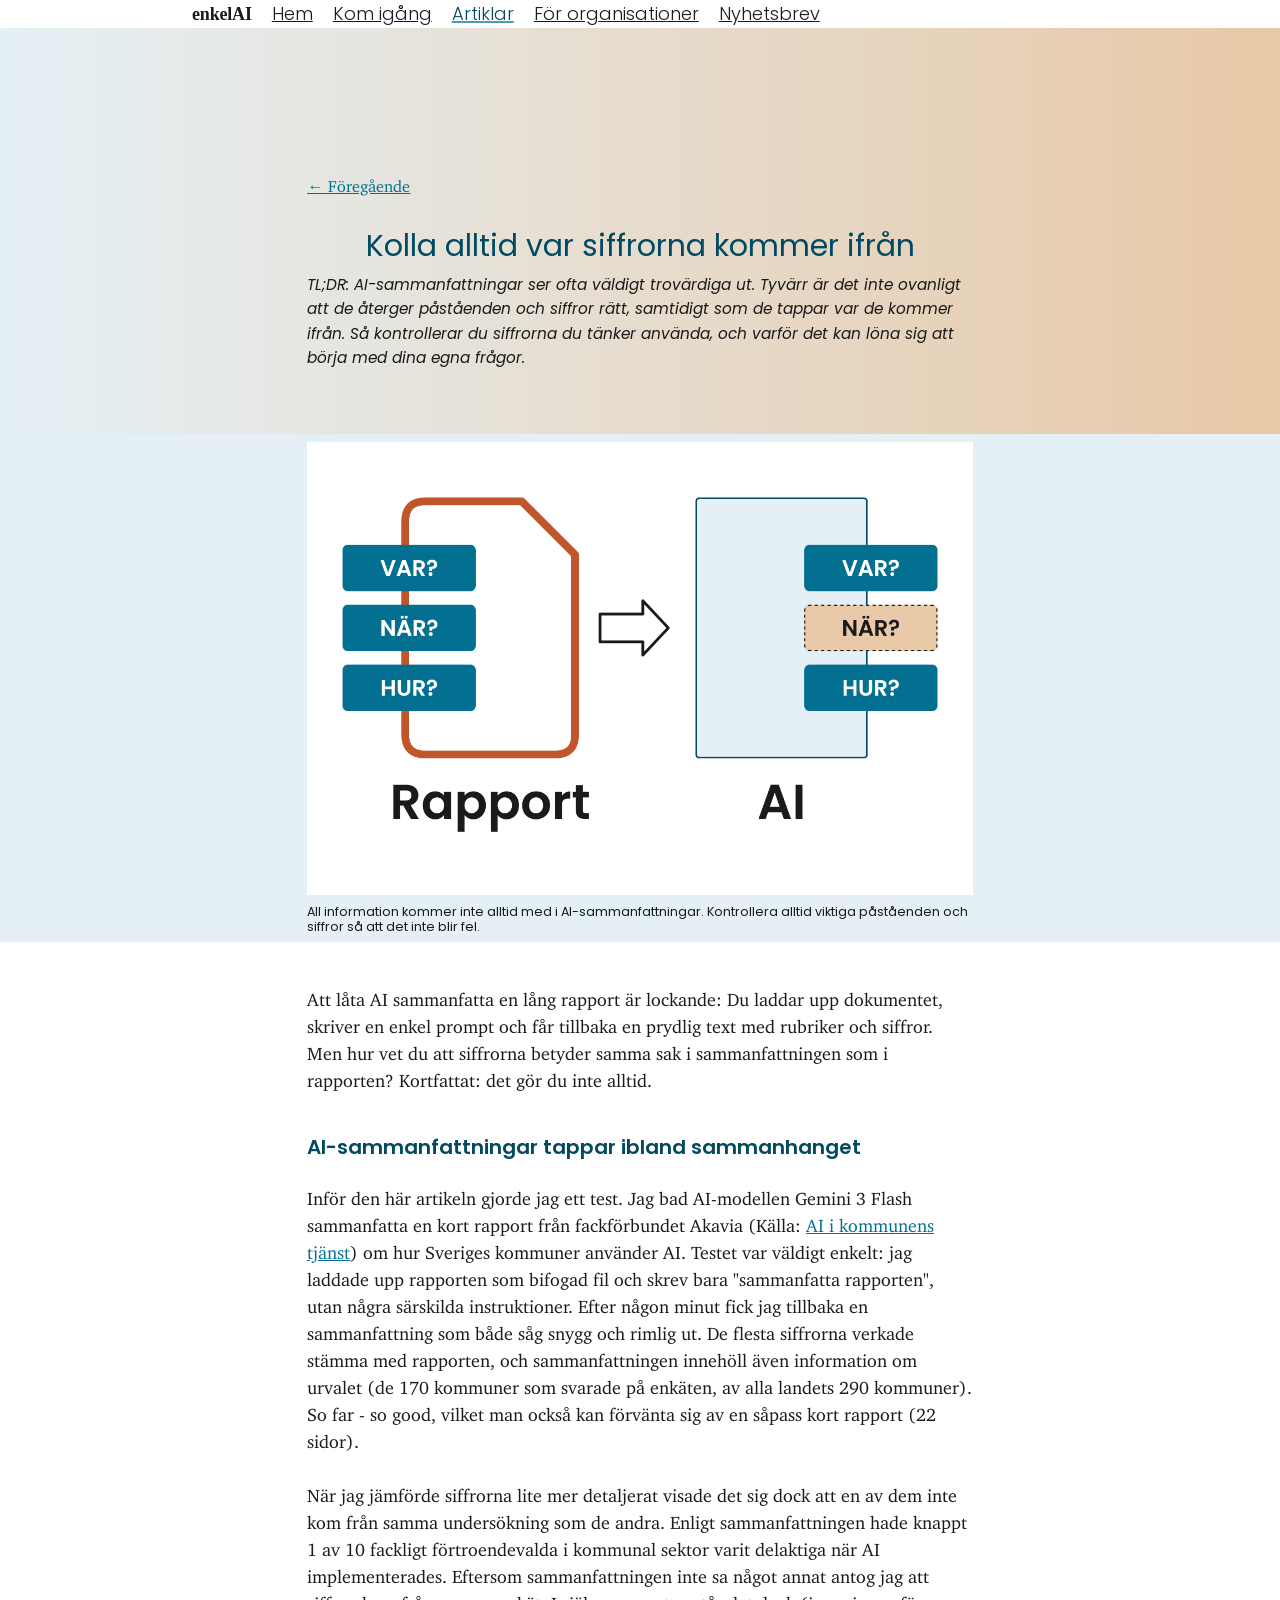
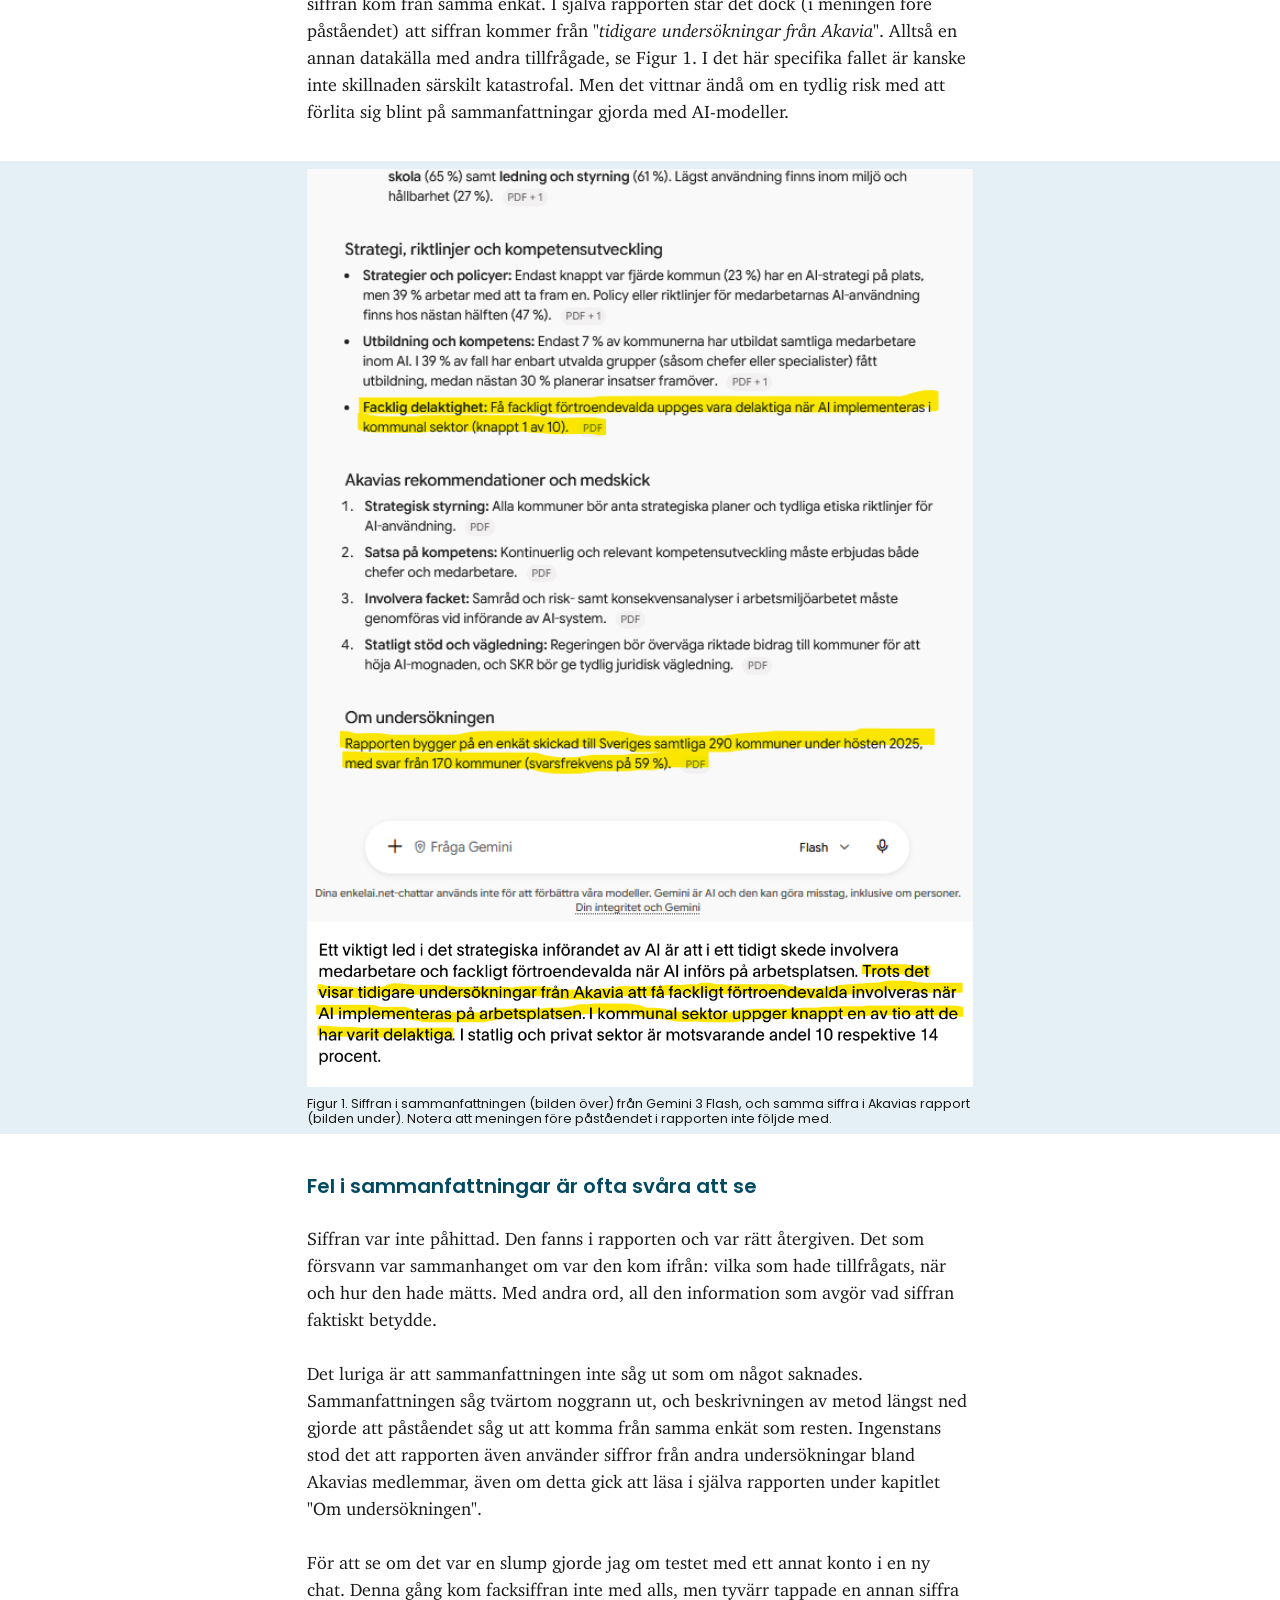
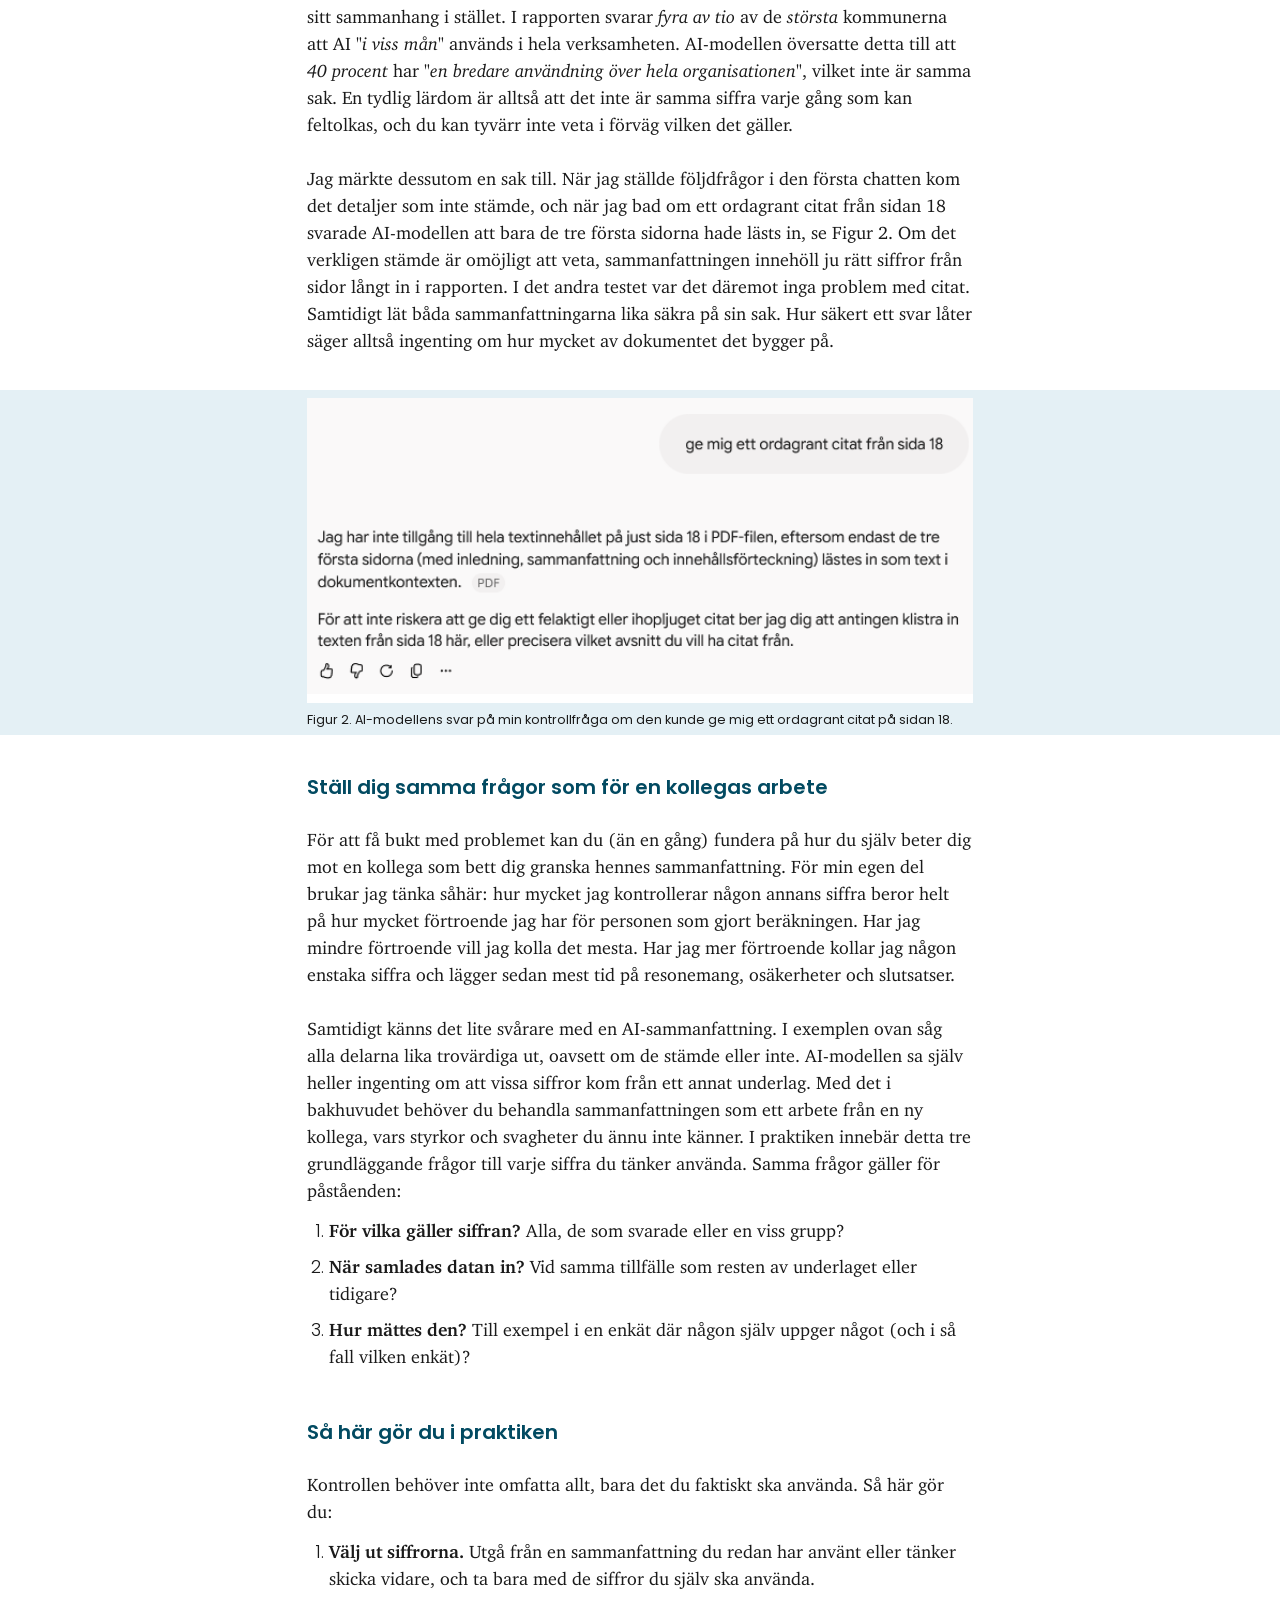
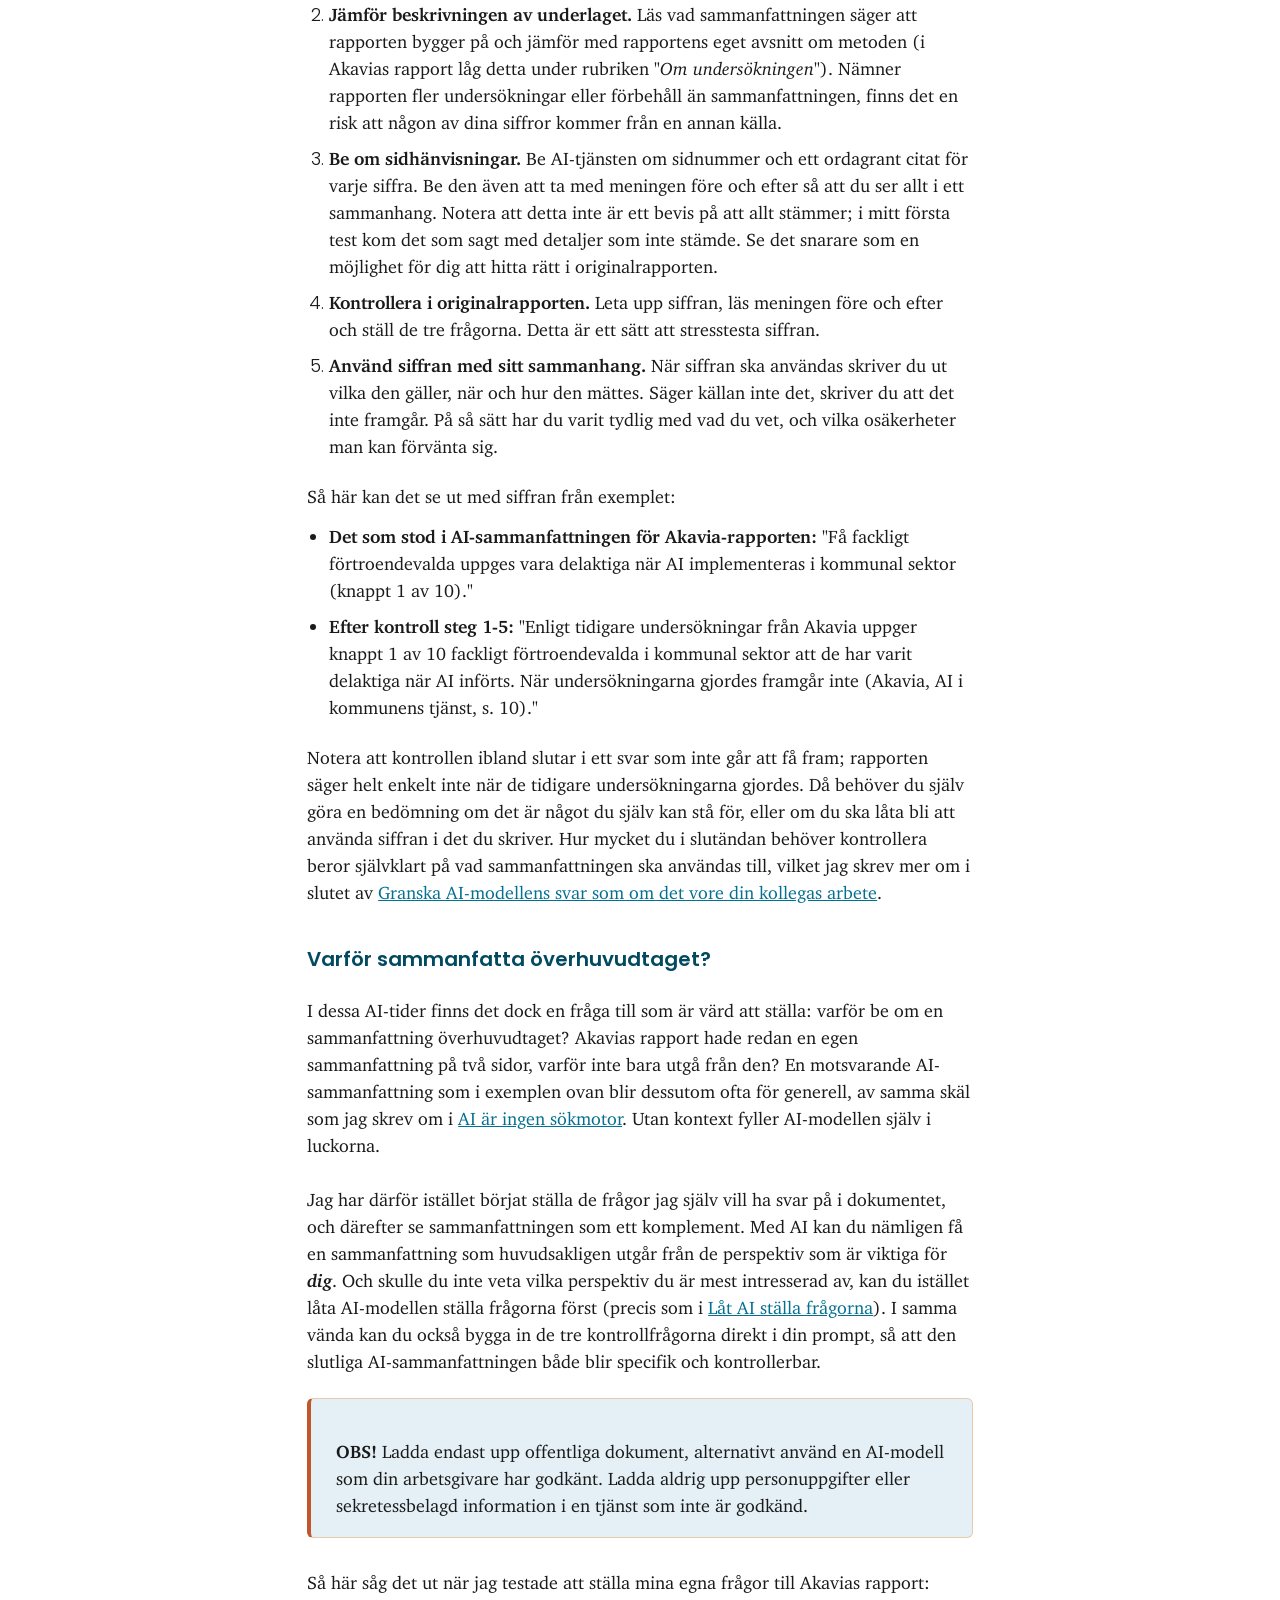
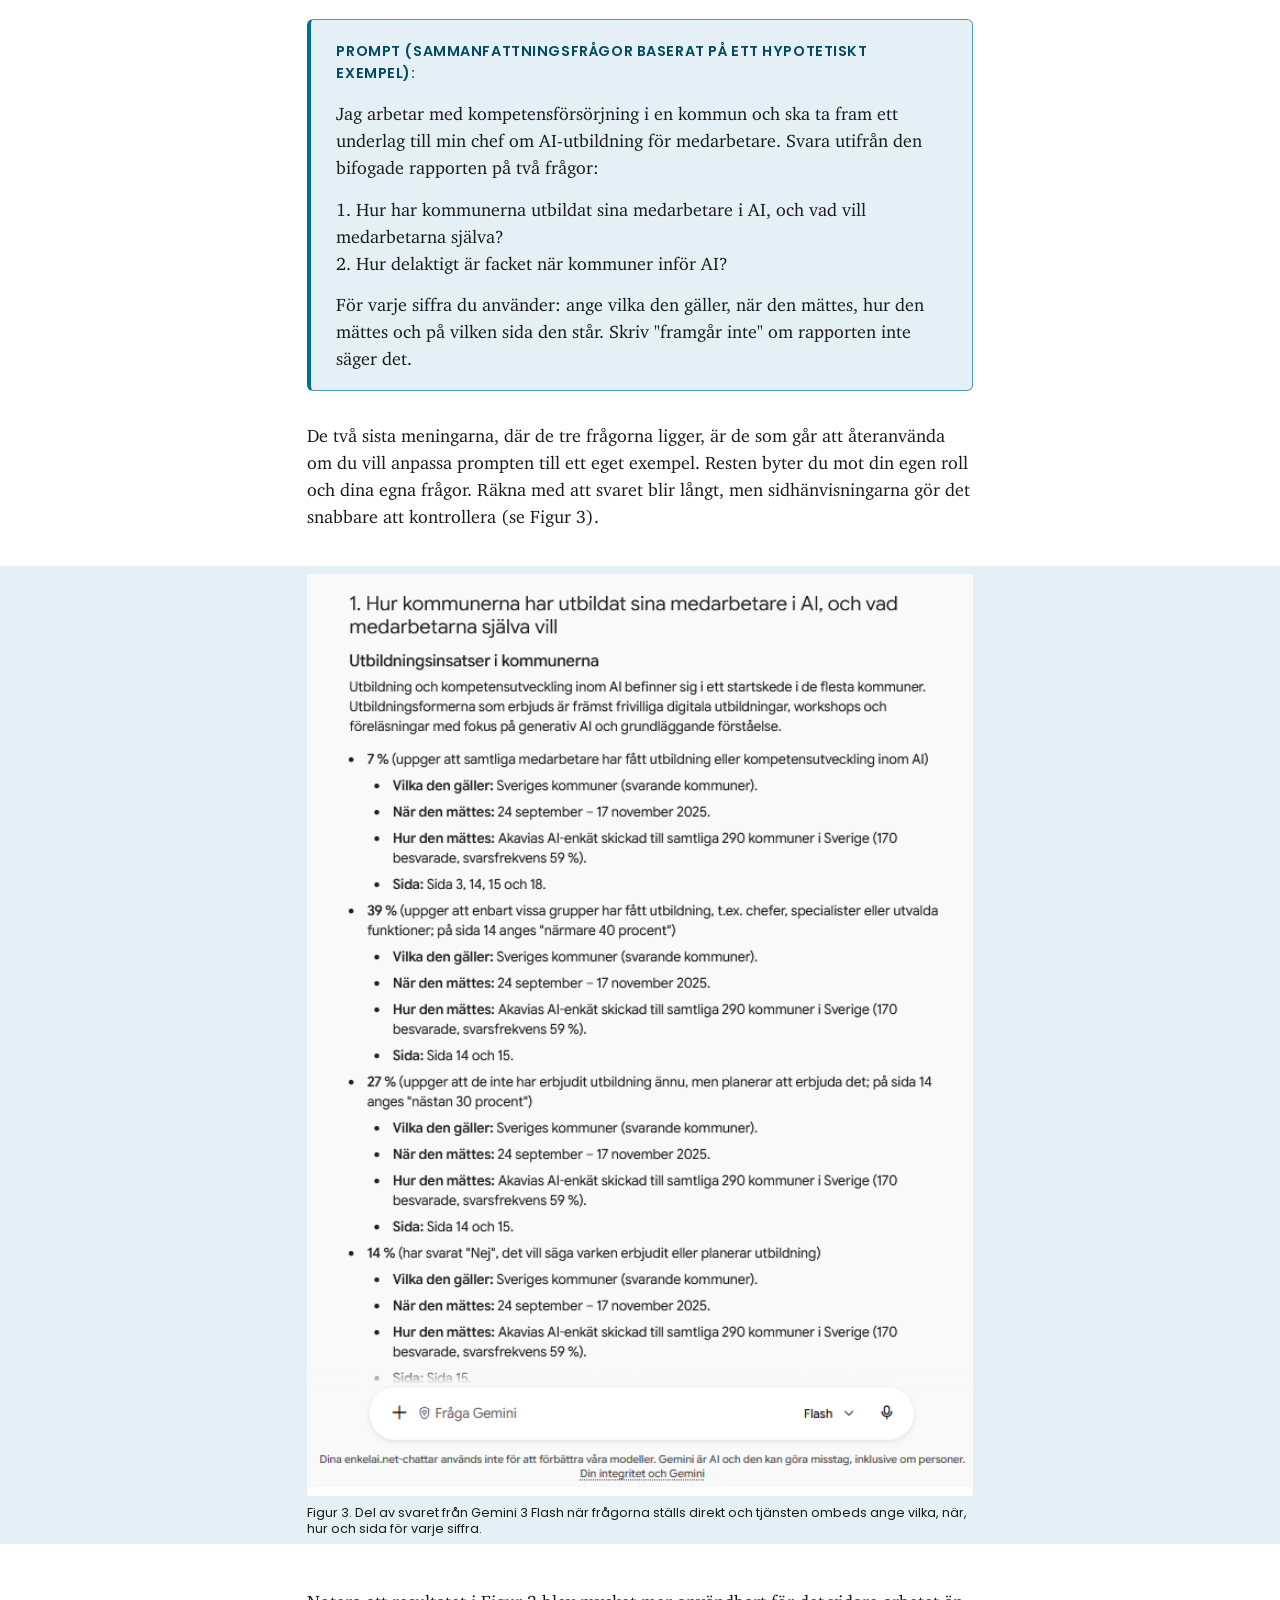
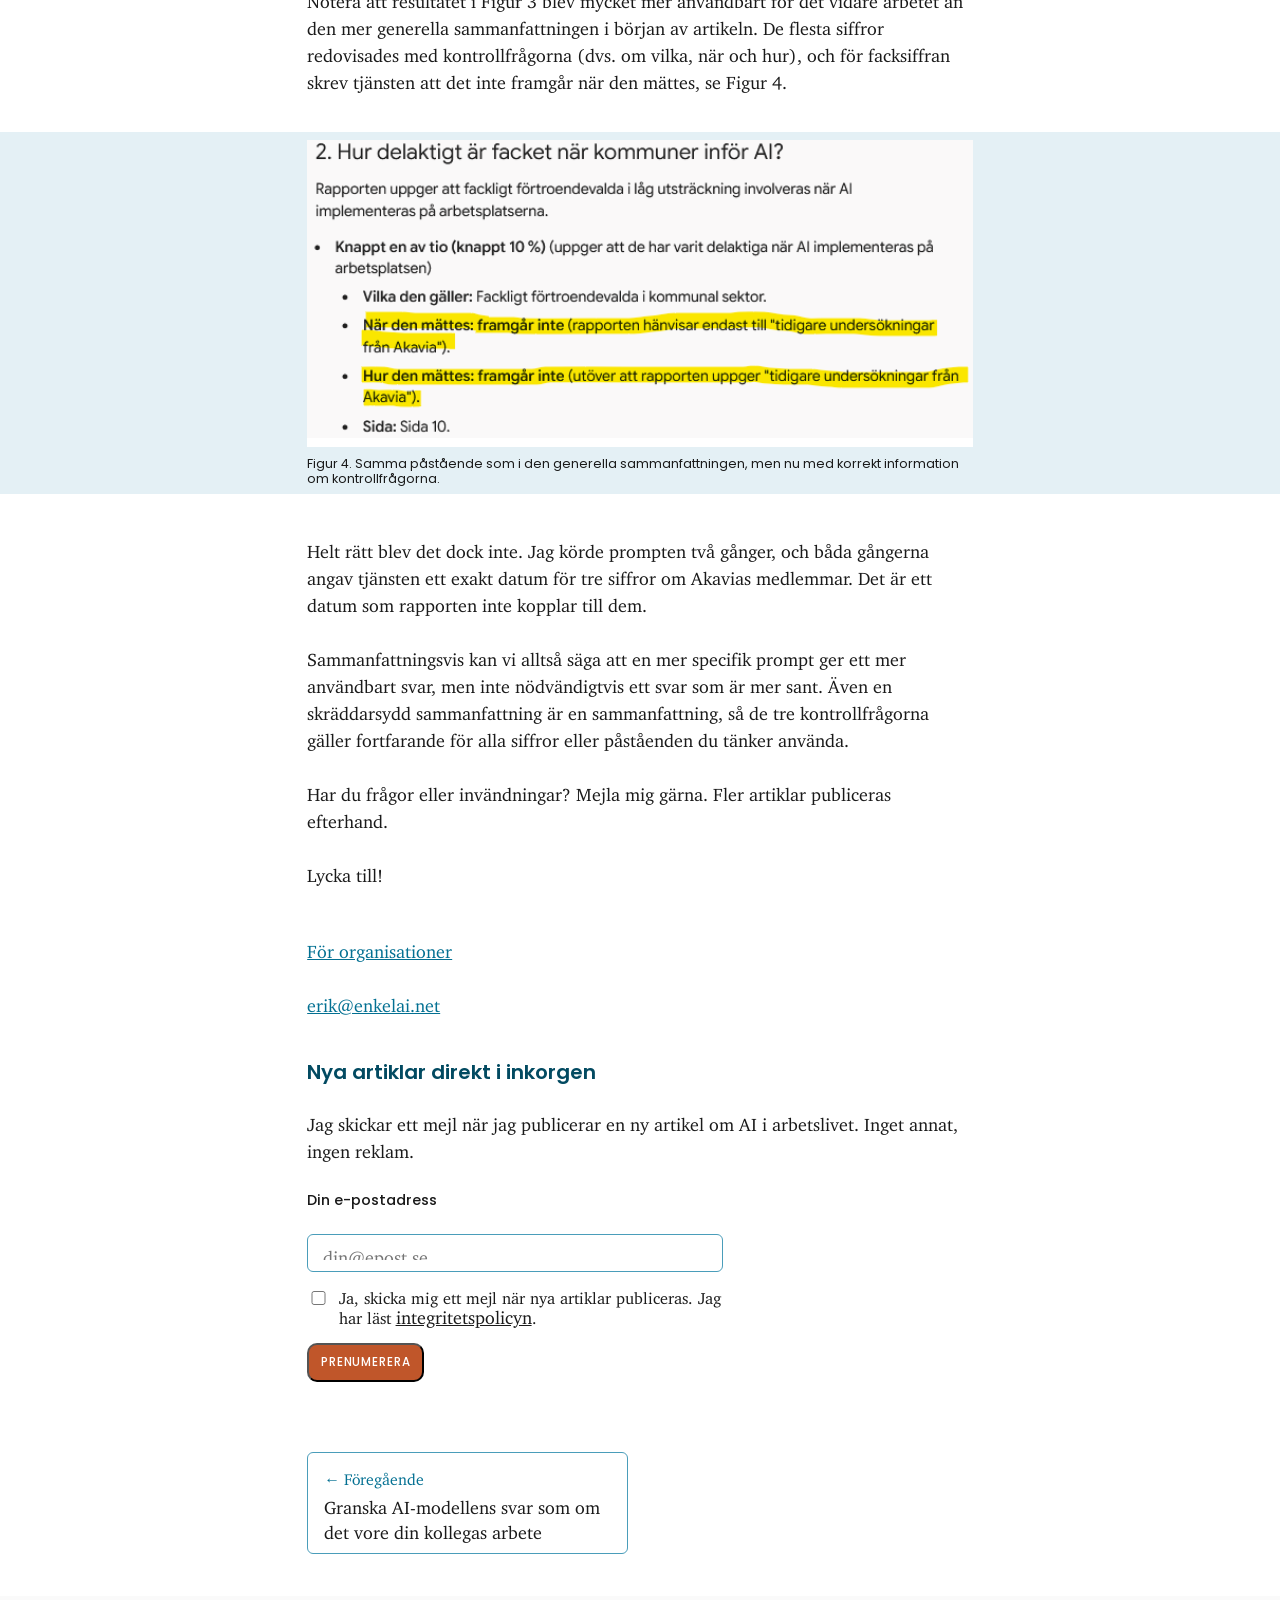
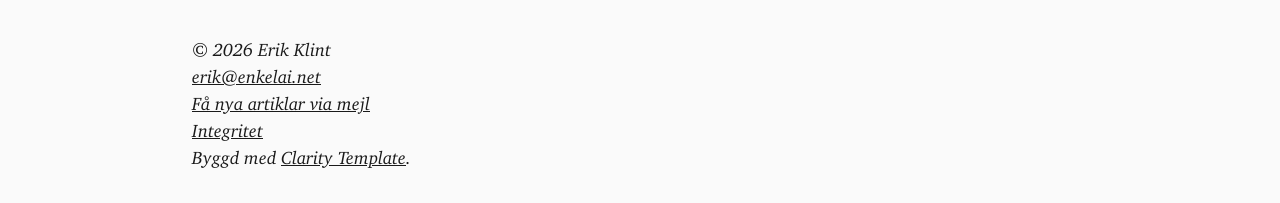
<file: artiklar/nar-ai-sammanfattar-en-rapport/index.html>
<!DOCTYPE html>
<html lang="sv">
<head>
<meta charset="UTF-8">
<meta name="viewport" content="width=device-width, initial-scale=1">
<title>Kolla alltid var siffrorna kommer ifrån | enkelAI</title>
<meta name="description" content="AI-sammanfattningar ser ofta väldigt trovärdiga ut. Tyvärr är det inte ovanligt att de återger påståenden och siffror rätt, samtidigt som de tappar var de kommer ifrån. Så kontrollerar du siffrorna du tänker använda, och varför det kan löna sig att börja med dina egna frågor.">
<link rel="canonical" href="https://enkelai.net/artiklar/nar-ai-sammanfattar-en-rapport/">
<meta property="og:title" content="Kolla alltid var siffrorna kommer ifrån">
<meta property="og:description" content="AI-sammanfattningar ser ofta väldigt trovärdiga ut. Tyvärr är det inte ovanligt att de återger påståenden och siffror rätt, samtidigt som de tappar var de kommer ifrån. Så kontrollerar du siffrorna du tänker använda, och varför det kan löna sig att börja med dina egna frågor.">
<meta property="og:url" content="https://enkelai.net/artiklar/nar-ai-sammanfattar-en-rapport/">
<meta property="og:type" content="article">
<meta property="og:locale" content="sv_SE">
<meta property="og:image" content="https://enkelai.net/images/og-image.png">
<meta property="og:image:width" content="1200">
<meta property="og:image:height" content="630">
<meta property="og:image:alt" content="enkelAI — AI i arbetslivet. Konkret, på svenska, utan hype.">
<link rel="icon" type="image/png" sizes="96x96" href="/images/favicon-96.png">
<link rel="icon" type="image/png" sizes="512x512" href="/images/favicon-512.png">
<link rel="apple-touch-icon" href="/images/favicon-512.png">
<meta name="theme-color" content="#024A61">
<link rel="stylesheet" href="/assets/stylesheets/main_free.css">
<link rel="stylesheet" href="/style.css">
<style>
/* Sidspecifik stil för promptblocket och OBS-rutan, samma mönster som
   artikel 2, 3 och 5. Läggs bara här, inte i delade stilmallar
   (style.css / main_free.css). */
.prompt-block {
  margin: 1.5vh 0;
  padding: 1.2em 1.4em;
  border: 1px solid var(--petrol-light);
  border-left: 4px solid var(--petrol);
  border-radius: 6px;
  background-color: var(--tint);
}
.prompt-block .prompt-block-label {
  margin: 0 0 0.8em 0;
  padding: 0;
  font-family: "Poppins", sans-serif;
  font-weight: 600;
  font-size: 0.8em;
  letter-spacing: 0.04em;
  text-transform: uppercase;
  color: var(--petrol-deep);
}
.prompt-block .prompt-block-text {
  margin: 0 0 0.8em 0;
  padding: 0;
  font-family: "Charter", sans-serif;
  color: var(--ink);
}
.prompt-block .prompt-block-text:last-child {
  margin-bottom: 0;
}
.obs-box {
  margin: 1.5vh 0;
  padding: 1.2em 1.4em;
  border: 1px solid var(--sand);
  border-left: 4px solid var(--terracotta);
  border-radius: 6px;
  background-color: var(--tint);
}
.obs-box p.text {
  margin: 0;
  padding: 0;
}
</style>
</head>
<body class="nav-artiklar">
<header>
<div class="container">
<nav>
<a class="wordmark" href="/">enkelAI</a>
<ul>
<li><a href="/">Hem</a></li>
<li><a href="/kom-igang/">Kom igång</a></li>
<li><a href="/artiklar/">Artiklar</a></li>
<li><a href="/for-organisationer/">För organisationer</a></li>
<li><a href="/nyhetsbrev/">Nyhetsbrev</a></li>
</ul>
</nav>
</div>
</header>

<div class="container blog" id="first-content">
    <div class="blog-title no-cover">
        <div class="blog-intro">
            <div>
                <nav aria-label="Artikelnavigering" class="article-nav article-nav-top">
<a class="article-nav-link article-nav-prev" href="/artiklar/granska-ai-som-en-kollegas-arbete/" aria-label="Föregående artikel: Granska AI-modellens svar som om det vore din kollegas arbete">← Föregående</a>
</nav>
                <h1 class="title">Kolla alltid var siffrorna kommer ifrån</h1>
                <p class="abstract"><em>TL;DR: AI-sammanfattningar ser ofta väldigt trovärdiga ut. Tyvärr är det inte ovanligt att de återger påståenden och siffror rätt, samtidigt som de tappar var de kommer ifrån. Så kontrollerar du siffrorna du tänker använda, och varför det kan löna sig att börja med dina egna frågor.</em></p>
            </div>
        </div>
    </div>
</div>

<article>

<div class="container blog main gray">
<figure class="intro-figure">
<img src="/images/nar-ai-sammanfattar-en-rapport-inledning-2400.png" width="2400" height="1600" alt="Schematisk bild: en rapport där frågorna Var, När och Hur är besvarade, och en AI-sammanfattning där När saknas.">
<p class="caption">All information kommer inte alltid med i AI-sammanfattningar. Kontrollera alltid viktiga påståenden och siffror så att det inte blir fel.</p>
</figure>
</div>

<div class="container blog main first">
<p class="text">Att låta AI sammanfatta en lång rapport är lockande: Du laddar upp dokumentet, skriver en enkel prompt och får tillbaka en prydlig text med rubriker och siffror. Men hur vet du att siffrorna betyder samma sak i sammanfattningen som i rapporten? Kortfattat: det gör du inte alltid.</p>
</div>

<div class="container blog main">
<h2>AI-sammanfattningar tappar ibland sammanhanget</h2>

<p class="text">Inför den här artikeln gjorde jag ett test. Jag bad AI-modellen Gemini 3 Flash sammanfatta en kort rapport från fackförbundet Akavia (Källa: <a href="https://www.akavia.se/siteassets/04-om-akavia/rapporter/ai-i-kommunens-tjanst-sa-anvander-sverges-kommuner-ai.pdf" rel="noopener">AI i kommunens tjänst</a>) om hur Sveriges kommuner använder AI. Testet var väldigt enkelt: jag laddade upp rapporten som bifogad fil och skrev bara "sammanfatta rapporten", utan några särskilda instruktioner. Efter någon minut fick jag tillbaka en sammanfattning som både såg snygg och rimlig ut. De flesta siffrorna verkade stämma med rapporten, och sammanfattningen innehöll även information om urvalet (de 170 kommuner som svarade på enkäten, av alla landets 290 kommuner). So far - so good, vilket man också kan förvänta sig av en såpass kort rapport (22 sidor).</p>

<p class="text">När jag jämförde siffrorna lite mer detaljerat visade det sig dock att en av dem inte kom från samma undersökning som de andra. Enligt sammanfattningen hade knappt 1 av 10 fackligt förtroendevalda i kommunal sektor varit delaktiga när AI implementerades. Eftersom sammanfattningen inte sa något annat antog jag att siffran kom från samma enkät. I själva rapporten står det dock (i meningen före påståendet) att siffran kommer från "<em>tidigare undersökningar från Akavia</em>". Alltså en annan datakälla med andra tillfrågade, se Figur 1. I det här specifika fallet är kanske inte skillnaden särskilt katastrofal. Men det vittnar ändå om en tydlig risk med att förlita sig blint på sammanfattningar gjorda med AI-modeller.</p>
</div>

<div class="container blog main gray">
<figure id="figur-1">
<img src="/images/nar-ai-sammanfattar-en-rapport-figur-1a-606.png" alt="Siffran i sammanfattningen från Gemini 3 Flash." loading="lazy">
<img src="/images/nar-ai-sammanfattar-en-rapport-figur-1b-995.png" alt="Samma siffra i Akavias rapport." loading="lazy">
<p class="caption">Figur 1. Siffran i sammanfattningen (bilden över) från Gemini 3 Flash, och samma siffra i Akavias rapport (bilden under). Notera att meningen före påståendet i rapporten inte följde med.</p>
</figure>
</div>

<div class="container blog main">
<h2>Fel i sammanfattningar är ofta svåra att se</h2>

<p class="text">Siffran var inte påhittad. Den fanns i rapporten och var rätt återgiven. Det som försvann var sammanhanget om var den kom ifrån: vilka som hade tillfrågats, när och hur den hade mätts. Med andra ord, all den information som avgör vad siffran faktiskt betydde.</p>

<p class="text">Det luriga är att sammanfattningen inte såg ut som om något saknades. Sammanfattningen såg tvärtom noggrann ut, och beskrivningen av metod längst ned gjorde att påståendet såg ut att komma från samma enkät som resten. Ingenstans stod det att rapporten även använder siffror från andra undersökningar bland Akavias medlemmar, även om detta gick att läsa i själva rapporten under kapitlet "Om undersökningen".</p>

<p class="text">För att se om det var en slump gjorde jag om testet med ett annat konto i en ny chat. Denna gång kom facksiffran inte med alls, men tyvärr tappade en annan siffra sitt sammanhang i stället. I rapporten svarar <em>fyra av tio</em> av de <em>största</em> kommunerna att AI <em>"i viss mån"</em> används i hela verksamheten. AI-modellen översatte detta till att <em>40 procent</em> har <em>"en bredare användning över hela organisationen"</em>, vilket inte är samma sak. En tydlig lärdom är alltså att det inte är samma siffra varje gång som kan feltolkas, och du kan tyvärr inte veta i förväg vilken det gäller.</p>

<p class="text">Jag märkte dessutom en sak till. När jag ställde följdfrågor i den första chatten kom det detaljer som inte stämde, och när jag bad om ett ordagrant citat från sidan 18 svarade AI-modellen att bara de tre första sidorna hade lästs in, se Figur 2. Om det verkligen stämde är omöjligt att veta, sammanfattningen innehöll ju rätt siffror från sidor långt in i rapporten. I det andra testet var det däremot inga problem med citat. Samtidigt lät båda sammanfattningarna lika säkra på sin sak. Hur säkert ett svar låter säger alltså ingenting om hur mycket av dokumentet det bygger på.</p>
</div>

<div class="container blog main gray">
<figure id="figur-2">
<img src="/images/nar-ai-sammanfattar-en-rapport-figur-2-622.png" alt="AI-modellens svar på min kontrollfråga om den kunde ge mig ett ordagrant citat på sidan 18." loading="lazy">
<p class="caption">Figur 2. AI-modellens svar på min kontrollfråga om den kunde ge mig ett ordagrant citat på sidan 18.</p>
</figure>
</div>

<div class="container blog main">
<h2>Ställ dig samma frågor som för en kollegas arbete</h2>

<p class="text">För att få bukt med problemet kan du (än en gång) fundera på hur du själv beter dig mot en kollega som bett dig granska hennes sammanfattning. För min egen del brukar jag tänka såhär: hur mycket jag kontrollerar någon annans siffra beror helt på hur mycket förtroende jag har för personen som gjort beräkningen. Har jag mindre förtroende vill jag kolla det mesta. Har jag mer förtroende kollar jag någon enstaka siffra och lägger sedan mest tid på resonemang, osäkerheter och slutsatser.</p>

<p class="text">Samtidigt känns det lite svårare med en AI-sammanfattning. I exemplen ovan såg alla delarna lika trovärdiga ut, oavsett om de stämde eller inte. AI-modellen sa själv heller ingenting om att vissa siffror kom från ett annat underlag. Med det i bakhuvudet behöver du behandla sammanfattningen som ett arbete från en ny kollega, vars styrkor och svagheter du ännu inte känner. I praktiken innebär detta tre grundläggande frågor till varje siffra du tänker använda. Samma frågor gäller för påståenden:</p>

<ol>
<li><p class="text"><strong>För vilka gäller siffran?</strong> Alla, de som svarade eller en viss grupp?</p></li>
<li><p class="text"><strong>När samlades datan in?</strong> Vid samma tillfälle som resten av underlaget eller tidigare?</p></li>
<li><p class="text"><strong>Hur mättes den?</strong> Till exempel i en enkät där någon själv uppger något (och i så fall vilken enkät)?</p></li>
</ol>
</div>

<div class="container blog main">
<h2>Så här gör du i praktiken</h2>

<p class="text">Kontrollen behöver inte omfatta allt, bara det du faktiskt ska använda. Så här gör du:</p>

<ol>
<li><p class="text"><strong>Välj ut siffrorna.</strong> Utgå från en sammanfattning du redan har använt eller tänker skicka vidare, och ta bara med de siffror du själv ska använda.</p></li>
<li><p class="text"><strong>Jämför beskrivningen av underlaget.</strong> Läs vad sammanfattningen säger att rapporten bygger på och jämför med rapportens eget avsnitt om metoden (i Akavias rapport låg detta under rubriken <em>"Om undersökningen"</em>). Nämner rapporten fler undersökningar eller förbehåll än sammanfattningen, finns det en risk att någon av dina siffror kommer från en annan källa.</p></li>
<li><p class="text"><strong>Be om sidhänvisningar.</strong> Be AI-tjänsten om sidnummer och ett ordagrant citat för varje siffra. Be den även att ta med meningen före och efter så att du ser allt i ett sammanhang. Notera att detta inte är ett bevis på att allt stämmer; i mitt första test kom det som sagt med detaljer som inte stämde. Se det snarare som en möjlighet för dig att hitta rätt i originalrapporten.</p></li>
<li><p class="text"><strong>Kontrollera i originalrapporten.</strong> Leta upp siffran, läs meningen före och efter och ställ de tre frågorna. Detta är ett sätt att stresstesta siffran.</p></li>
<li><p class="text"><strong>Använd siffran med sitt sammanhang.</strong> När siffran ska användas skriver du ut vilka den gäller, när och hur den mättes. Säger källan inte det, skriver du att det inte framgår. På så sätt har du varit tydlig med vad du vet, och vilka osäkerheter man kan förvänta sig.</p></li>
</ol>

<p class="text">Så här kan det se ut med siffran från exemplet:</p>

<ul>
<li><p class="text"><strong>Det som stod i AI-sammanfattningen för Akavia-rapporten:</strong> "Få fackligt förtroendevalda uppges vara delaktiga när AI implementeras i kommunal sektor (knappt 1 av 10)."</p></li>
<li><p class="text"><strong>Efter kontroll steg 1-5:</strong> "Enligt tidigare undersökningar från Akavia uppger knappt 1 av 10 fackligt förtroendevalda i kommunal sektor att de har varit delaktiga när AI införts. När undersökningarna gjordes framgår inte (Akavia, AI i kommunens tjänst, s. 10)."</p></li>
</ul>

<p class="text">Notera att kontrollen ibland slutar i ett svar som inte går att få fram; rapporten säger helt enkelt inte när de tidigare undersökningarna gjordes. Då behöver du själv göra en bedömning om det är något du själv kan stå för, eller om du ska låta bli att använda siffran i det du skriver. Hur mycket du i slutändan behöver kontrollera beror självklart på vad sammanfattningen ska användas till, vilket jag skrev mer om i slutet av <a href="/artiklar/granska-ai-som-en-kollegas-arbete/">Granska AI-modellens svar som om det vore din kollegas arbete</a>.</p>
</div>

<div class="container blog main">
<h2>Varför sammanfatta överhuvudtaget?</h2>

<p class="text">I dessa AI-tider finns det dock en fråga till som är värd att ställa: varför be om en sammanfattning överhuvudtaget? Akavias rapport hade redan en egen sammanfattning på två sidor, varför inte bara utgå från den? En motsvarande AI-sammanfattning som i exemplen ovan blir dessutom ofta för generell, av samma skäl som jag skrev om i <a href="/artiklar/ai-ar-ingen-sokmotor/">AI är ingen sökmotor</a>. Utan kontext fyller AI-modellen själv i luckorna.</p>

<p class="text">Jag har därför istället börjat ställa de frågor jag själv vill ha svar på i dokumentet, och därefter se sammanfattningen som ett komplement. Med AI kan du nämligen få en sammanfattning som huvudsakligen utgår från de perspektiv som är viktiga för <strong><em>dig</em></strong>. Och skulle du inte veta vilka perspektiv du är mest intresserad av, kan du istället låta AI-modellen ställa frågorna först (precis som i <a href="/artiklar/lat-ai-stalla-fragorna/">Låt AI ställa frågorna</a>). I samma vända kan du också bygga in de tre kontrollfrågorna direkt i din prompt, så att den slutliga AI-sammanfattningen både blir specifik och kontrollerbar.</p>

<div class="obs-box">
<p class="text"><strong>OBS!</strong> Ladda endast upp offentliga dokument, alternativt använd en AI-modell som din arbetsgivare har godkänt. Ladda aldrig upp personuppgifter eller sekretessbelagd information i en tjänst som inte är godkänd.</p>
</div>

<p class="text">Så här såg det ut när jag testade att ställa mina egna frågor till Akavias rapport:</p>

<div class="prompt-block">
<p class="prompt-block-label">Prompt (Sammanfattningsfrågor baserat på ett hypotetiskt exempel):</p>
<p class="prompt-block-text">Jag arbetar med kompetensförsörjning i en kommun och ska ta fram ett underlag till min chef om AI-utbildning för medarbetare. Svara utifrån den bifogade rapporten på två frågor:</p>
<p class="prompt-block-text">1. Hur har kommunerna utbildat sina medarbetare i AI, och vad vill medarbetarna själva?<br>
2. Hur delaktigt är facket när kommuner inför AI?</p>
<p class="prompt-block-text">För varje siffra du använder: ange vilka den gäller, när den mättes, hur den mättes och på vilken sida den står. Skriv "framgår inte" om rapporten inte säger det.</p>
</div>

<p class="text">De två sista meningarna, där de tre frågorna ligger, är de som går att återanvända om du vill anpassa prompten till ett eget exempel. Resten byter du mot din egen roll och dina egna frågor. Räkna med att svaret blir långt, men sidhänvisningarna gör det snabbare att kontrollera (se Figur 3).</p>
</div>

<div class="container blog main gray">
<figure id="figur-3">
<img src="/images/nar-ai-sammanfattar-en-rapport-figur-3-606.png" alt="Del av svaret från Gemini 3 Flash när frågorna ställs direkt och tjänsten ombeds ange vilka, när, hur och sida för varje siffra." loading="lazy">
<p class="caption">Figur 3. Del av svaret från Gemini 3 Flash när frågorna ställs direkt och tjänsten ombeds ange vilka, när, hur och sida för varje siffra.</p>
</figure>
</div>

<div class="container blog main">
<p class="text">Notera att resultatet i Figur 3 blev mycket mer användbart för det vidare arbetet än den mer generella sammanfattningen i början av artikeln. De flesta siffror redovisades med kontrollfrågorna (dvs. om vilka, när och hur), och för facksiffran skrev tjänsten att det inte framgår när den mättes, se Figur 4.</p>
</div>

<div class="container blog main gray">
<figure id="figur-4">
<img src="/images/nar-ai-sammanfattar-en-rapport-figur-4-630.png" alt="Samma påstående som i den generella sammanfattningen, men nu med korrekt information om kontrollfrågorna." loading="lazy">
<p class="caption">Figur 4. Samma påstående som i den generella sammanfattningen, men nu med korrekt information om kontrollfrågorna.</p>
</figure>
</div>

<div class="container blog main">
<p class="text">Helt rätt blev det dock inte. Jag körde prompten två gånger, och båda gångerna angav tjänsten ett exakt datum för tre siffror om Akavias medlemmar. Det är ett datum som rapporten inte kopplar till dem.</p>

<p class="text">Sammanfattningsvis kan vi alltså säga att en mer specifik prompt ger ett mer användbart svar, men inte nödvändigtvis ett svar som är mer sant. Även en skräddarsydd sammanfattning är en sammanfattning, så de tre kontrollfrågorna gäller fortfarande för alla siffror eller påståenden du tänker använda.</p>

<p class="text">Har du frågor eller invändningar? Mejla mig gärna. Fler artiklar publiceras efterhand.</p>

<p class="text">Lycka till!</p>
</div>

</article>

<div class="container blog main">
<p class="text"><a href="/for-organisationer/">För organisationer</a></p>
<p class="text"><a href="mailto:erik@enkelai.net">erik@enkelai.net</a></p>
</div>

<div class="container blog main">
<h2>Nya artiklar direkt i inkorgen</h2>
<p class="text">Jag skickar ett mejl när jag publicerar en ny artikel om AI i arbetslivet. Inget annat, ingen reklam.</p>

<form class="newsletter-form" method="POST" action="https://c1894ea2.sibforms.com/v2/serve/[base64]">
<label for="EMAIL">Din e-postadress</label>
<input type="email" id="EMAIL" name="EMAIL" required placeholder="din@epost.se" autocomplete="email">
<label class="checkbox-label">
<input type="checkbox" name="OPT_IN" value="1" required>
<span>Ja, skicka mig ett mejl när nya artiklar publiceras. Jag har läst <a href="/integritet/">integritetspolicyn</a>.</span>
</label>
<input type="text" name="email_address_check" value="" style="display:none" tabindex="-1" autocomplete="off">
<input type="hidden" name="locale" value="sv">
<button type="submit">Prenumerera</button>
</form>
</div>

<div class="container blog main">
<nav aria-label="Artikelnavigering" class="article-nav article-nav-bottom">
<a class="article-nav-link article-nav-prev" href="/artiklar/granska-ai-som-en-kollegas-arbete/"><span class="article-nav-dir">← Föregående</span><span class="article-nav-title">Granska AI-modellens svar som om det vore din kollegas arbete</span></a>
</nav>
</div>

<footer>
<div class="container">
<p>© 2026 Erik Klint</p>
<p><a href="mailto:erik@enkelai.net">erik@enkelai.net</a></p>
<p><a href="/nyhetsbrev/">Få nya artiklar via mejl</a></p>
<p><a href="/integritet/">Integritet</a></p>
<p>Byggd med <a href="https://shikun.io/projects/clarity">Clarity Template</a>.</p>
</div>
</footer>
</body>
</html>
</file>
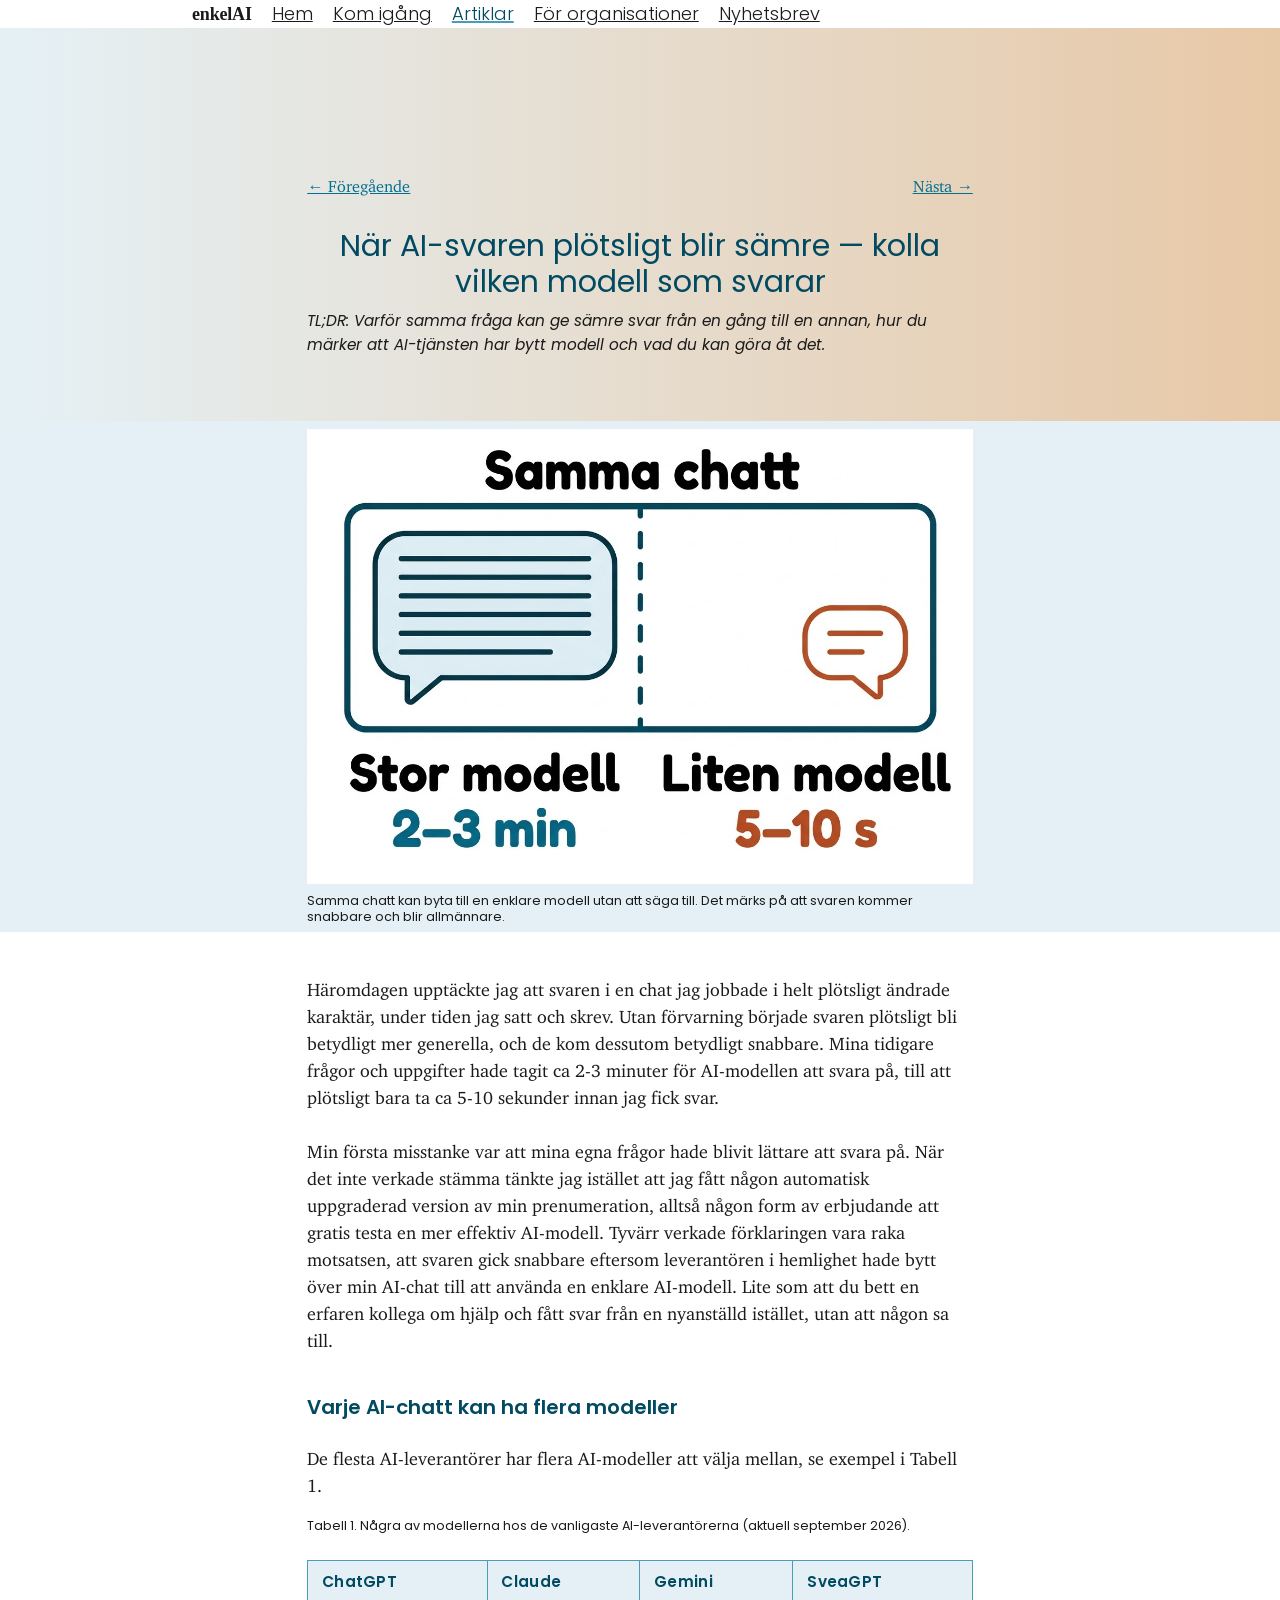
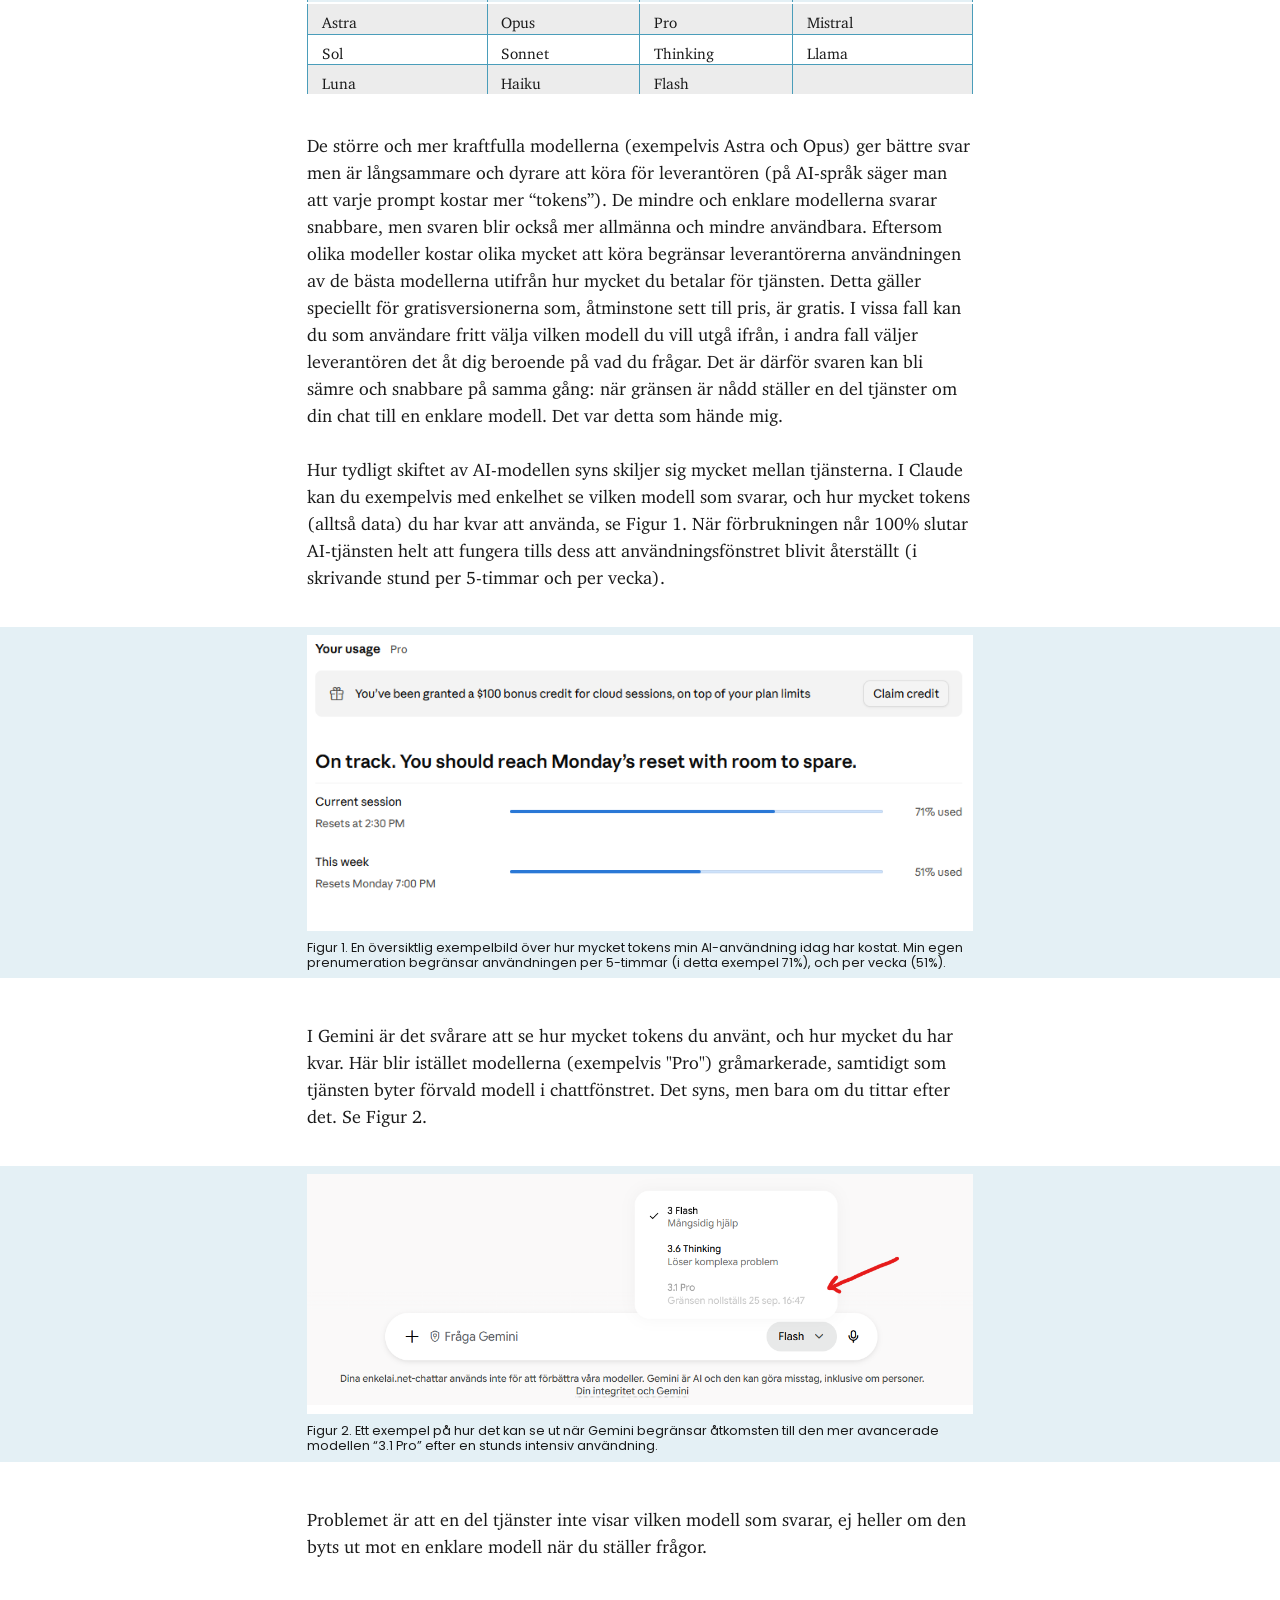
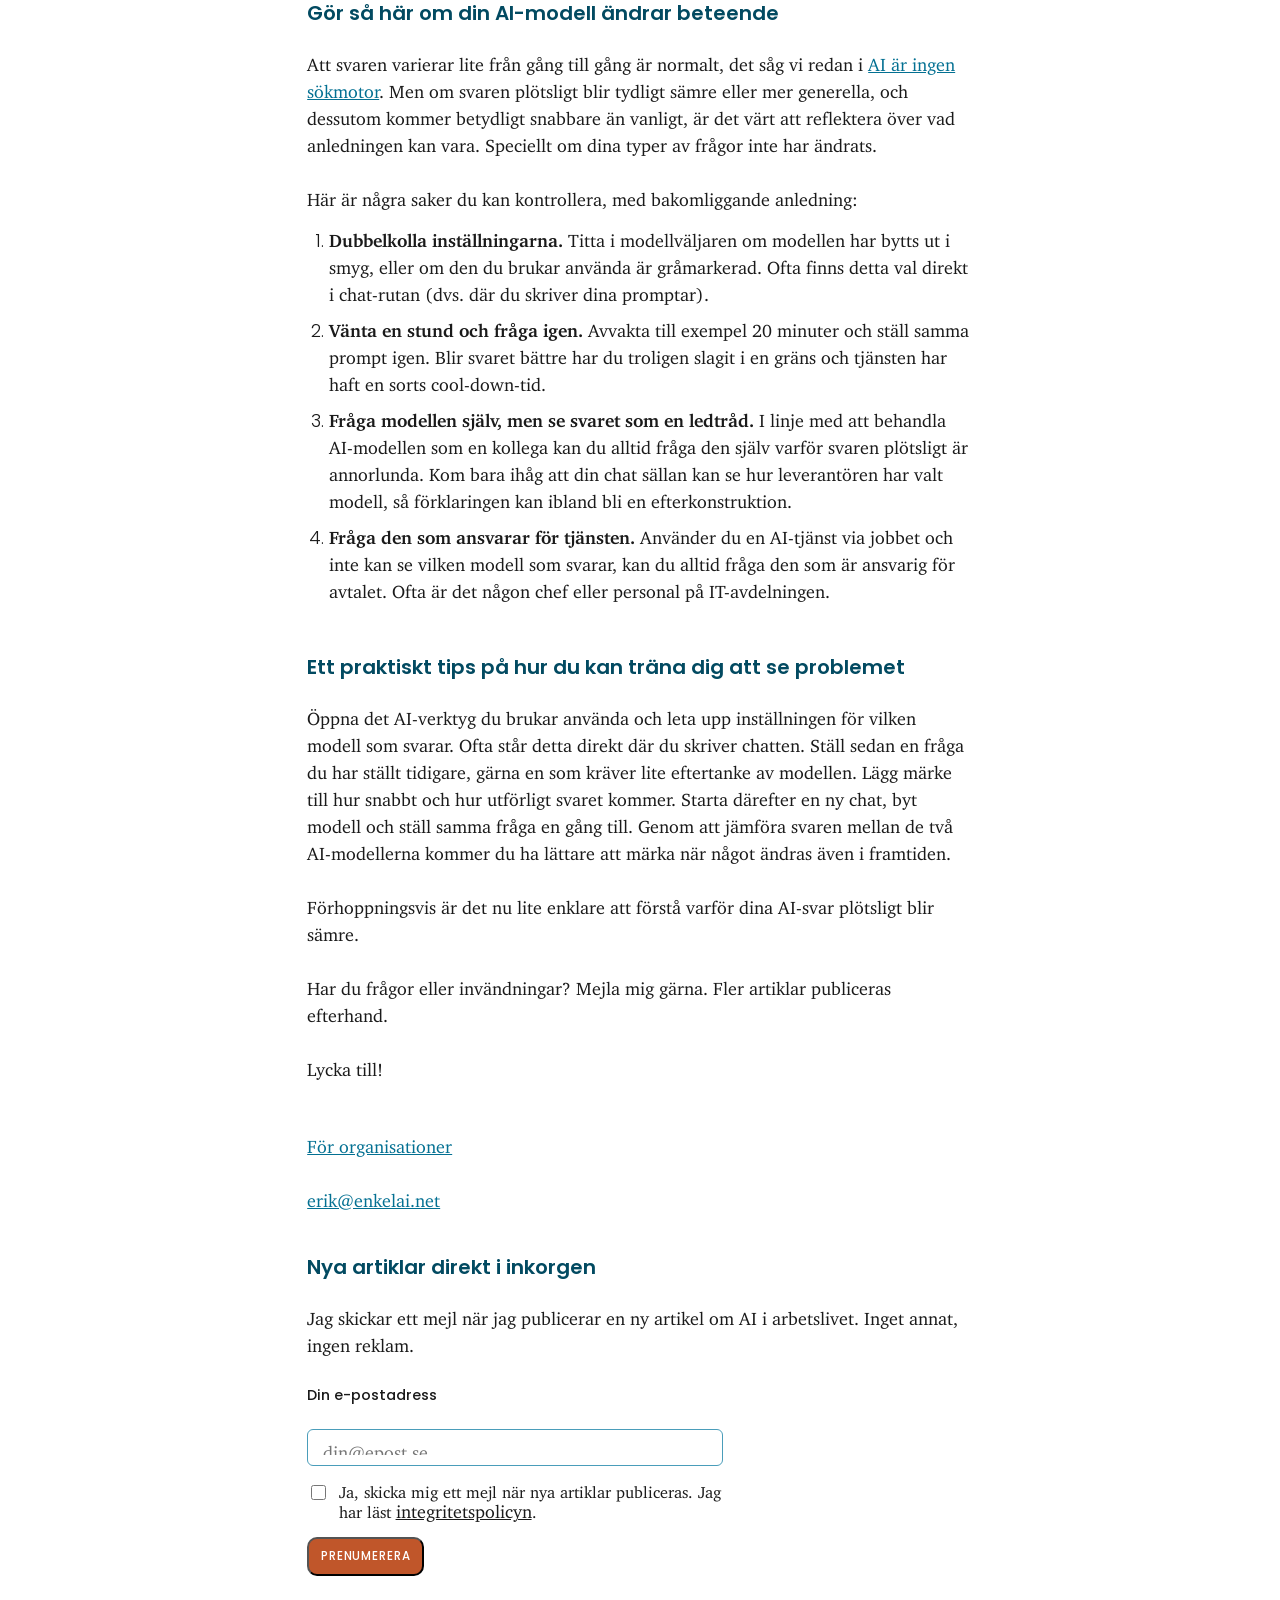
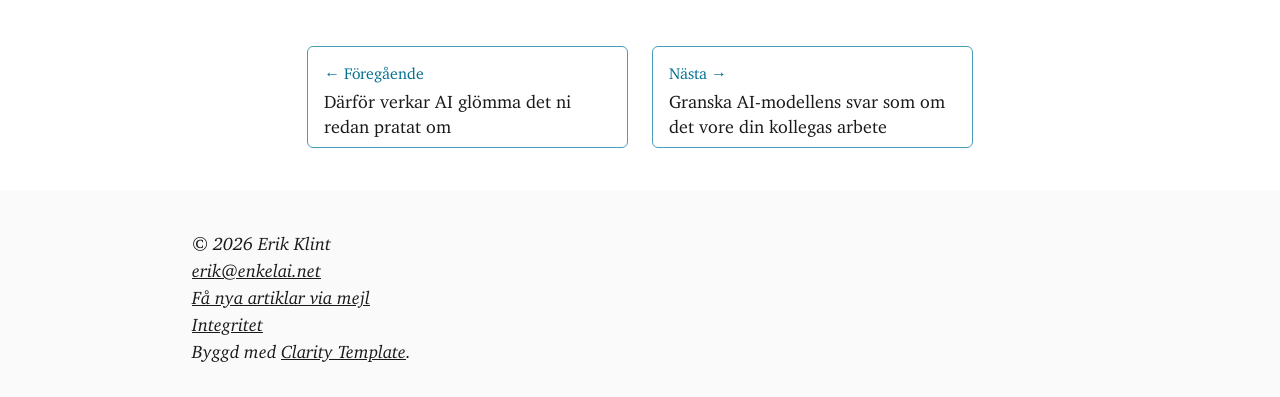
<file: artiklar/nar-ai-svaren-blir-samre/index.html>
<!DOCTYPE html>
<html lang="sv">
<head>
<meta charset="UTF-8">
<meta name="viewport" content="width=device-width, initial-scale=1">
<title>När AI-svaren plötsligt blir sämre — kolla vilken modell som svarar | enkelAI</title>
<meta name="description" content="Varför samma fråga kan ge sämre svar från en gång till en annan, hur du märker att AI-tjänsten har bytt modell och vad du kan göra åt det.">
<link rel="canonical" href="https://enkelai.net/artiklar/nar-ai-svaren-blir-samre/">
<meta property="og:title" content="När AI-svaren plötsligt blir sämre — kolla vilken modell som svarar">
<meta property="og:description" content="Varför samma fråga kan ge sämre svar från en gång till en annan, hur du märker att AI-tjänsten har bytt modell och vad du kan göra åt det.">
<meta property="og:url" content="https://enkelai.net/artiklar/nar-ai-svaren-blir-samre/">
<meta property="og:type" content="article">
<meta property="og:locale" content="sv_SE">
<meta property="og:image" content="https://enkelai.net/images/og-image.png">
<meta property="og:image:width" content="1200">
<meta property="og:image:height" content="630">
<meta property="og:image:alt" content="enkelAI — AI i arbetslivet. Konkret, på svenska, utan hype.">
<link rel="icon" type="image/png" sizes="96x96" href="/images/favicon-96.png">
<link rel="icon" type="image/png" sizes="512x512" href="/images/favicon-512.png">
<link rel="apple-touch-icon" href="/images/favicon-512.png">
<meta name="theme-color" content="#024A61">
<link rel="stylesheet" href="/assets/stylesheets/main_free.css">
<link rel="stylesheet" href="/style.css">
<style>
/* Sidspecifik stil för tabellen, samma mönster som den sidspecifika
   stilen för promptblocket i artikel 2 och 3. Läggs bara här, inte i
   delade stilmallar (style.css / main_free.css). */
.table-block {
  margin: 1.5vh 0;
  overflow-x: auto;
}
.table-block table {
  width: 100%;
  min-width: 320px;
  border-collapse: collapse;
  border: 1px solid var(--petrol-light);
  font-family: "Charter", sans-serif;
}
.table-block th,
.table-block td {
  padding: 0.6em 0.9em;
  text-align: left;
  border: 1px solid var(--petrol-light);
  color: var(--ink);
}
.table-block thead th {
  background-color: var(--tint);
  color: var(--petrol-deep);
  font-family: "Poppins", sans-serif;
  font-weight: 600;
  font-size: 0.85em;
  letter-spacing: 0.02em;
}
</style>
</head>
<body class="nav-artiklar">
<header>
<div class="container">
<nav>
<a class="wordmark" href="/">enkelAI</a>
<ul>
<li><a href="/">Hem</a></li>
<li><a href="/kom-igang/">Kom igång</a></li>
<li><a href="/artiklar/">Artiklar</a></li>
<li><a href="/for-organisationer/">För organisationer</a></li>
<li><a href="/nyhetsbrev/">Nyhetsbrev</a></li>
</ul>
</nav>
</div>
</header>

<div class="container blog" id="first-content">
    <div class="blog-title no-cover">
        <div class="blog-intro">
            <div>
                <nav aria-label="Artikelnavigering" class="article-nav article-nav-top">
<a class="article-nav-link article-nav-prev" href="/artiklar/darfor-verkar-ai-glomma/" aria-label="Föregående artikel: Därför verkar AI glömma det ni redan pratat om">← Föregående</a>
<a class="article-nav-link article-nav-next" href="/artiklar/granska-ai-som-en-kollegas-arbete/" aria-label="Nästa artikel: Granska AI-modellens svar som om det vore din kollegas arbete">Nästa →</a>
</nav>
                <h1 class="title">När AI-svaren plötsligt blir sämre — kolla vilken modell som svarar</h1>
                <p class="abstract"><em>TL;DR: Varför samma fråga kan ge sämre svar från en gång till en annan, hur du märker att AI-tjänsten har bytt modell och vad du kan göra åt det.</em></p>
            </div>
        </div>
    </div>
</div>

<article>

<div class="container blog main gray">
<figure class="intro-figure">
<img src="/images/nar-ai-svaren-blir-samre-inledning-1264.jpg" width="1264" height="848" alt="Schematisk bild: ett chattfönster med rubriken Samma chatt, delat i två halvor. Till vänster ett långt svar märkt Stor modell, 2–3 min. Till höger ett kort svar märkt Liten modell, 5–10 s.">
<p class="caption">Samma chatt kan byta till en enklare modell utan att säga till. Det märks på att svaren kommer snabbare och blir allmännare.</p>
</figure>
</div>

<div class="container blog main first">
<p class="text">Häromdagen upptäckte jag att svaren i en chat jag jobbade i helt plötsligt ändrade karaktär, under tiden jag satt och skrev. Utan förvarning började svaren plötsligt bli betydligt mer generella, och de kom dessutom betydligt snabbare. Mina tidigare frågor och uppgifter hade tagit ca 2-3 minuter för AI-modellen att svara på, till att plötsligt bara ta ca 5-10 sekunder innan jag fick svar.</p>

<p class="text">Min första misstanke var att mina egna frågor hade blivit lättare att svara på. När det inte verkade stämma tänkte jag istället att jag fått någon automatisk uppgraderad version av min prenumeration, alltså någon form av erbjudande att gratis testa en mer effektiv AI-modell. Tyvärr verkade förklaringen vara raka motsatsen, att svaren gick snabbare eftersom leverantören i hemlighet hade bytt över min AI-chat till att använda en enklare AI-modell. Lite som att du bett en erfaren kollega om hjälp och fått svar från en nyanställd istället, utan att någon sa till.</p>
</div>

<div class="container blog main">
<h2>Varje AI-chatt kan ha flera modeller</h2>

<p class="text">De flesta AI-leverantörer har flera AI-modeller att välja mellan, se exempel i Tabell 1.</p>

<p class="caption">Tabell 1. Några av modellerna hos de vanligaste AI-leverantörerna (aktuell september 2026).</p>
<div class="table-block">
<table>
<thead>
<tr><th>ChatGPT</th><th>Claude</th><th>Gemini</th><th>SveaGPT</th></tr>
</thead>
<tbody>
<tr><td>Astra</td><td>Opus</td><td>Pro</td><td>Mistral</td></tr>
<tr><td>Sol</td><td>Sonnet</td><td>Thinking</td><td>Llama</td></tr>
<tr><td>Luna</td><td>Haiku</td><td>Flash</td><td></td></tr>
</tbody>
</table>
</div>

<p class="text">De större och mer kraftfulla modellerna (exempelvis Astra och Opus) ger bättre svar men är långsammare och dyrare att köra för leverantören (på AI-språk säger man att varje prompt kostar mer “tokens”). De mindre och enklare modellerna svarar snabbare, men svaren blir också mer allmänna och mindre användbara. Eftersom olika modeller kostar olika mycket att köra begränsar leverantörerna användningen av de bästa modellerna utifrån hur mycket du betalar för tjänsten. Detta gäller speciellt för gratisversionerna som, åtminstone sett till pris, är gratis. I vissa fall kan du som användare fritt välja vilken modell du vill utgå ifrån, i andra fall väljer leverantören det åt dig beroende på vad du frågar. Det är därför svaren kan bli sämre och snabbare på samma gång: när gränsen är nådd ställer en del tjänster om din chat till en enklare modell. Det var detta som hände mig.</p>

<p class="text">Hur tydligt skiftet av AI-modellen syns skiljer sig mycket mellan tjänsterna. I Claude kan du exempelvis med enkelhet se vilken modell som svarar, och hur mycket tokens (alltså data) du har kvar att använda, se Figur 1. När förbrukningen når 100% slutar AI-tjänsten helt att fungera tills dess att användningsfönstret blivit återställt (i skrivande stund per 5-timmar och per vecka).</p>
</div>

<div class="container blog main gray">
<figure id="figur-1">
<img src="/images/nar-ai-svaren-blir-samre-figur-1-807.png" alt="En översiktlig exempelbild över hur mycket tokens min AI-användning idag har kostat." loading="lazy">
<p class="caption">Figur 1. En översiktlig exempelbild över hur mycket tokens min AI-användning idag har kostat. Min egen prenumeration begränsar användningen per 5-timmar (i detta exempel 71%), och per vecka (51%).</p>
</figure>
</div>

<div class="container blog main">
<p class="text">I Gemini är det svårare att se hur mycket tokens du använt, och hur mycket du har kvar. Här blir istället modellerna (exempelvis "Pro") gråmarkerade, samtidigt som tjänsten byter förvald modell i chattfönstret. Det syns, men bara om du tittar efter det. Se Figur 2.</p>
</div>

<div class="container blog main gray">
<figure id="figur-2">
<img src="/images/nar-ai-svaren-blir-samre-figur-2-1116.png" alt="Ett exempel på hur det kan se ut när Gemini begränsar åtkomsten till den mer avancerade modellen “3.1 Pro” efter en stunds intensiv användning." loading="lazy">
<p class="caption">Figur 2. Ett exempel på hur det kan se ut när Gemini begränsar åtkomsten till den mer avancerade modellen “3.1 Pro” efter en stunds intensiv användning.</p>
</figure>
</div>

<div class="container blog main">
<p class="text">Problemet är att en del tjänster inte visar vilken modell som svarar, ej heller om den byts ut mot en enklare modell när du ställer frågor.</p>
</div>

<div class="container blog main">
<h2>Gör så här om din AI-modell ändrar beteende</h2>

<p class="text">Att svaren varierar lite från gång till gång är normalt, det såg vi redan i <a href="/artiklar/ai-ar-ingen-sokmotor/">AI är ingen sökmotor</a>. Men om svaren plötsligt blir tydligt sämre eller mer generella, och dessutom kommer betydligt snabbare än vanligt, är det värt att reflektera över vad anledningen kan vara. Speciellt om dina typer av frågor inte har ändrats.</p>

<p class="text">Här är några saker du kan kontrollera, med bakomliggande anledning:</p>

<ol>
<li><p class="text"><strong>Dubbelkolla inställningarna.</strong> Titta i modellväljaren om modellen har bytts ut i smyg, eller om den du brukar använda är gråmarkerad. Ofta finns detta val direkt i chat-rutan (dvs. där du skriver dina promptar).</p></li>
<li><p class="text"><strong>Vänta en stund och fråga igen.</strong> Avvakta till exempel 20 minuter och ställ samma prompt igen. Blir svaret bättre har du troligen slagit i en gräns och tjänsten har haft en sorts cool-down-tid.</p></li>
<li><p class="text"><strong>Fråga modellen själv, men se svaret som en ledtråd.</strong> I linje med att behandla AI-modellen som en kollega kan du alltid fråga den själv varför svaren plötsligt är annorlunda. Kom bara ihåg att din chat sällan kan se hur leverantören har valt modell, så förklaringen kan ibland bli en efterkonstruktion.</p></li>
<li><p class="text"><strong>Fråga den som ansvarar för tjänsten.</strong> Använder du en AI-tjänst via jobbet och inte kan se vilken modell som svarar, kan du alltid fråga den som är ansvarig för avtalet. Ofta är det någon chef eller personal på IT-avdelningen.</p></li>
</ol>
</div>

<div class="container blog main">
<h2>Ett praktiskt tips på hur du kan träna dig att se problemet</h2>

<p class="text">Öppna det AI-verktyg du brukar använda och leta upp inställningen för vilken modell som svarar. Ofta står detta direkt där du skriver chatten. Ställ sedan en fråga du har ställt tidigare, gärna en som kräver lite eftertanke av modellen. Lägg märke till hur snabbt och hur utförligt svaret kommer. Starta därefter en ny chat, byt modell och ställ samma fråga en gång till. Genom att jämföra svaren mellan de två AI-modellerna kommer du ha lättare att märka när något ändras även i framtiden.</p>

<p class="text">Förhoppningsvis är det nu lite enklare att förstå varför dina AI-svar plötsligt blir sämre.</p>

<p class="text">Har du frågor eller invändningar? Mejla mig gärna. Fler artiklar publiceras efterhand.</p>

<p class="text">Lycka till!</p>
</div>

</article>

<div class="container blog main">
<p class="text"><a href="/for-organisationer/">För organisationer</a></p>
<p class="text"><a href="mailto:erik@enkelai.net">erik@enkelai.net</a></p>
</div>

<div class="container blog main">
<h2>Nya artiklar direkt i inkorgen</h2>
<p class="text">Jag skickar ett mejl när jag publicerar en ny artikel om AI i arbetslivet. Inget annat, ingen reklam.</p>

<form class="newsletter-form" method="POST" action="https://c1894ea2.sibforms.com/v2/serve/[base64]">
<label for="EMAIL">Din e-postadress</label>
<input type="email" id="EMAIL" name="EMAIL" required placeholder="din@epost.se" autocomplete="email">
<label class="checkbox-label">
<input type="checkbox" name="OPT_IN" value="1" required>
<span>Ja, skicka mig ett mejl när nya artiklar publiceras. Jag har läst <a href="/integritet/">integritetspolicyn</a>.</span>
</label>
<input type="text" name="email_address_check" value="" style="display:none" tabindex="-1" autocomplete="off">
<input type="hidden" name="locale" value="sv">
<button type="submit">Prenumerera</button>
</form>
</div>

<div class="container blog main">
<nav aria-label="Artikelnavigering" class="article-nav article-nav-bottom">
<a class="article-nav-link article-nav-prev" href="/artiklar/darfor-verkar-ai-glomma/"><span class="article-nav-dir">← Föregående</span><span class="article-nav-title">Därför verkar AI glömma det ni redan pratat om</span></a>
<a class="article-nav-link article-nav-next" href="/artiklar/granska-ai-som-en-kollegas-arbete/"><span class="article-nav-dir">Nästa →</span><span class="article-nav-title">Granska AI-modellens svar som om det vore din kollegas arbete</span></a>
</nav>
</div>

<footer>
<div class="container">
<p>© 2026 Erik Klint</p>
<p><a href="mailto:erik@enkelai.net">erik@enkelai.net</a></p>
<p><a href="/nyhetsbrev/">Få nya artiklar via mejl</a></p>
<p><a href="/integritet/">Integritet</a></p>
<p>Byggd med <a href="https://shikun.io/projects/clarity">Clarity Template</a>.</p>
</div>
</footer>
</body>
</html>
</file>
<file: assets/stylesheets/main_free.css>
@font-face {
  font-family: "Poppins";
  font-style: normal;
  font-weight: 100;
  font-display: swap;
  src: url("../fonts/Poppins/poppins_100_normal.woff2") format("woff2");
}
@font-face {
  font-family: "Poppins";
  font-style: normal;
  font-weight: 200;
  font-display: swap;
  src: url("../fonts/Poppins/poppins_200_normal.woff2") format("woff2");
}
@font-face {
  font-family: "Poppins";
  font-style: normal;
  font-weight: 300;
  font-display: swap;
  src: url("../fonts/Poppins/poppins_300_normal.woff2") format("woff2");
}
@font-face {
  font-family: "Poppins";
  font-style: normal;
  font-weight: 400;
  font-display: swap;
  src: url("../fonts/Poppins/poppins_400_normal.woff2") format("woff2");
}
@font-face {
  font-family: "Poppins";
  font-style: normal;
  font-weight: 500;
  font-display: swap;
  src: url("../fonts/Poppins/poppins_500_normal.woff2") format("woff2");
}
@font-face {
  font-family: "Poppins";
  font-style: normal;
  font-weight: 600;
  font-display: swap;
  src: url("../fonts/Poppins/poppins_600_normal.woff2") format("woff2");
}
@font-face {
  font-family: "Poppins";
  font-style: normal;
  font-weight: 700;
  font-display: swap;
  src: url("../fonts/Poppins/poppins_700_normal.woff2") format("woff2");
}
@font-face {
  font-family: "Poppins";
  font-style: normal;
  font-weight: 800;
  font-display: swap;
  src: url("../fonts/Poppins/poppins_800_normal.woff2") format("woff2");
}
@font-face {
  font-family: "Poppins";
  font-style: normal;
  font-weight: 900;
  font-display: swap;
  src: url("../fonts/Poppins/poppins_900_normal.woff2") format("woff2");
}
@font-face {
  font-family: "Poppins";
  font-style: italic;
  font-weight: 100;
  font-display: swap;
  src: url("../fonts/Poppins/poppins_100_italic.woff2") format("woff2");
}
@font-face {
  font-family: "Poppins";
  font-style: italic;
  font-weight: 200;
  font-display: swap;
  src: url("../fonts/Poppins/poppins_200_italic.woff2") format("woff2");
}
@font-face {
  font-family: "Poppins";
  font-style: italic;
  font-weight: 300;
  font-display: swap;
  src: url("../fonts/Poppins/poppins_300_italic.woff2") format("woff2");
}
@font-face {
  font-family: "Poppins";
  font-style: italic;
  font-weight: 400;
  font-display: swap;
  src: url("../fonts/Poppins/poppins_400_italic.woff2") format("woff2");
}
@font-face {
  font-family: "Poppins";
  font-style: italic;
  font-weight: 500;
  font-display: swap;
  src: url("../fonts/Poppins/poppins_500_italic.woff2") format("woff2");
}
@font-face {
  font-family: "Poppins";
  font-style: italic;
  font-weight: 600;
  font-display: swap;
  src: url("../fonts/Poppins/poppins_600_italic.woff2") format("woff2");
}
@font-face {
  font-family: "Poppins";
  font-style: italic;
  font-weight: 700;
  font-display: swap;
  src: url("../fonts/Poppins/poppins_700_italic.woff2") format("woff2");
}
@font-face {
  font-family: "Poppins";
  font-style: italic;
  font-weight: 800;
  font-display: swap;
  src: url("../fonts/Poppins/poppins_800_italic.woff2") format("woff2");
}
@font-face {
  font-family: "Poppins";
  font-style: italic;
  font-weight: 900;
  font-display: swap;
  src: url("../fonts/Poppins/poppins_900_italic.woff2") format("woff2");
}
@font-face {
  font-family: "Charter";
  font-style: normal;
  font-weight: normal;
  src: url("../fonts/Charter/charter_regular.woff2") format("woff2");
}
@font-face {
  font-family: "Charter";
  font-style: italic;
  font-weight: normal;
  src: url("../fonts/Charter/charter_italic.woff2") format("woff2");
}
@font-face {
  font-family: "Charter";
  font-style: normal;
  font-weight: bold;
  src: url("../fonts/Charter/charter_bold.woff2") format("woff2");
}
@font-face {
  font-family: "Charter";
  font-style: italic;
  font-weight: bold;
  src: url("../fonts/Charter/charter_bold_italic.woff2") format("woff2");
}
a, abbr, acronym, address, applet, article, aside, audio, b, big, blockquote, body, canvas, caption, center, cite, code, dd, del, details, dfn, div, dl, dt, em, fieldset, figcaption, figure, footer, form, h1, h2, h3, h4, h5, h6, header, hgroup, html, i, iframe, img, ins, kbd, label, legend, li, mark, menu, nav, object, ol, p, pre, q, s, samp, section, small, span, strike, strong, sub, summary, sup, table, tbody, td, tfoot, th, thead, time, tr, tt, u, ul, var, video {
  margin: 0;
  padding: 0;
  border: 0;
  outline: 0;
  font: inherit;
  vertical-align: baseline;
}

article, aside, details, figcaption, figure, footer, header, hgroup, menu, nav, section {
  display: block;
}

body {
  background-color: white;
  display: flex;
  flex-direction: column;
  min-height: 100vh;
}

h1, h2, h3, h4, h5, h6, p, a, code, pre, ol, ul, li {
  color: #353535;
  line-height: 1.6;
  font-weight: 300;
  font-size: 18px;
  font-family: "Poppins", serif;
}

a {
  text-underline-offset: 1px;
  color: inherit;
  font-family: inherit;
  font-size: inherit;
  font-weight: inherit;
}
a:hover {
  color: inherit;
}

b {
  font-weight: 600;
}

em {
  font-style: italic;
}

sub {
  font-weight: inherit;
  font-size: 0.65em;
  position: relative;
  top: 0.3em;
}

sup {
  font-weight: inherit;
  font-size: 0.65em;
  position: relative;
  top: -0.5em;
}

hr {
  border: 0;
  height: 0;
  border-top: 1px solid rgb(0, 0, 0);
  border-bottom: 1px solid rgba(255, 255, 255, 0.1);
}
hr.hard {
  border-top: 1px solid rgba(0, 0, 0, 0.5);
}
hr.soft {
  border-top: 1px solid rgba(0, 0, 0, 0.1);
}

img {
  width: 100%;
  margin: 0 auto;
  display: block;
}

video {
  width: 100%;
  margin: 0 auto;
  display: block;
}

svg {
  width: 100%;
}

.container {
  padding-right: calc(6vw - (100vw - 100%));
  padding-left: 6vw;
  flex: 1;
}

::-moz-selection {
  color: white;
  background: #353535;
}

::selection {
  color: white;
  background: #353535;
}

@media screen and (max-width: 769px) {
  a, p, td, th, tr, code, pre, ol, ul, li, div {
    font-size: 15px;
  }
  h1 {
    font-size: 24px;
    line-height: 1.2;
    padding: 1.5vh 0;
    font-weight: 700;
  }
  h1.title {
    font-weight: 500;
    font-size: 26px;
  }
  h2 {
    line-height: 1.2;
    padding: 1.5vh 0;
    font-weight: 700;
    font-size: 18px;
  }
  h3 {
    font-weight: 700;
    line-height: 1.2;
    padding: 1.5vh 0;
    font-size: 17px;
  }
}
@media screen and (min-width: 769px) {
  .container {
    padding-right: calc(8.5vw - (100vw - 100%));
    padding-left: 8.5vw;
  }
  a, p, td, th, tr, code, pre, ol, ul, li, div {
    font-size: 16px;
  }
  h1 {
    font-size: 24px;
    line-height: 1.2;
    padding: 2vh 0;
    font-weight: 700;
  }
  h1.title {
    padding: 0 0 1vh;
    font-weight: 500;
    font-size: 26px;
  }
  h2 {
    line-height: 1.2;
    padding: 2vh 0;
    font-weight: 700;
    font-size: 18px;
  }
  h3 {
    font-weight: 700;
    line-height: 1.2;
    padding: 2vh 0;
    font-size: 17px;
  }
}
@media screen and (min-width: 992px) {
  .container {
    padding-right: calc(12vw - (100vw - 100%));
    padding-left: 12vw;
  }
  a, p, td, th, tr, code, pre, ol, ul, li, div {
    font-size: 16px;
  }
  h1 {
    font-size: 24px;
    line-height: 1.2;
    padding: 1vh 0;
    font-weight: 700;
  }
  h1.title {
    padding: 0 0 1vh;
    font-weight: 500;
    font-size: 26px;
  }
  h2 {
    line-height: 1.2;
    padding: 1vh 0;
    font-weight: 700;
    font-size: 18px;
  }
  h3 {
    font-weight: 700;
    line-height: 1.2;
    padding: 1vh 0;
    font-size: 17px;
  }
}
@media screen and (min-width: 1200px) {
  .container {
    padding-right: calc(15vw - (100vw - 100%));
    padding-left: 15vw;
  }
  a, p, td, th, tr, code, pre, ol, ul, li, div {
    font-size: 17px;
  }
  h1 {
    font-size: 30px;
    line-height: 1.2;
    padding: 1vh 0;
    font-weight: 700;
  }
  h1.title {
    padding: 0 0 1vh;
    font-weight: 500;
    font-size: 30px;
  }
  h2 {
    line-height: 1.2;
    padding: 1vh 0;
    font-weight: 700;
    font-size: 24px;
  }
  h3 {
    font-weight: 700;
    line-height: 1.2;
    padding: 1vh 0;
    font-size: 18px;
  }
}
@media screen and (min-width: 1600px) {
  .container {
    padding-right: calc(18vw - (100vw - 100%));
    padding-left: 18vw;
  }
  a, p, td, th, tr, code, pre, ol, ul, li, div {
    font-size: 18px;
  }
  h1 {
    font-size: 30px;
    line-height: 1.2;
    padding: 1.75vh 0;
    font-weight: 700;
  }
  h1.title {
    padding: 0 0 1vh;
    font-weight: 500;
    font-size: 36px;
  }
  h2 {
    line-height: 1.2;
    padding: 1.5vh 0;
    font-weight: 700;
    font-size: 24px;
  }
  h3 {
    font-weight: 700;
    line-height: 1.2;
    padding: 1.5vh 0;
    font-size: 18px;
  }
}
@media screen and (min-width: 2000px) {
  .container {
    padding-right: calc(22vw - (100vw - 100%));
    padding-left: 22vw;
  }
  a, p, td, th, tr, code, pre, ol, ul, li, div {
    font-size: 18px;
  }
  h1 {
    font-size: 30px;
    line-height: 1.2;
    padding: 1.75vh 0;
    font-weight: 700;
  }
  h1.title {
    padding: 0 0 1vh;
    font-weight: 500;
    font-size: 36px;
  }
  h2 {
    line-height: 1.2;
    padding: 1.5vh 0;
    font-weight: 700;
    font-size: 24px;
  }
  h3 {
    font-weight: 700;
    line-height: 1.2;
    padding: 1.5vh 0;
    font-size: 18px;
  }
}
@media screen and (min-width: 2400px) {
  .container {
    padding-right: calc(24vw - (100vw - 100%));
    padding-left: 24vw;
  }
  a, p, td, th, tr, code, pre, ol, ul, li, div {
    font-size: 20px;
  }
  h1 {
    font-size: 30px;
    line-height: 1.2;
    padding: 1.75vh 0;
    font-weight: 700;
  }
  h1.title {
    padding: 0 0 1vh;
    font-weight: 500;
    font-size: 36px;
  }
  h2 {
    line-height: 1.2;
    padding: 1.5vh 0;
    font-weight: 700;
    font-size: 24px;
  }
  h3 {
    font-weight: 700;
    line-height: 1.2;
    padding: 1.5vh 0;
    font-size: 20px;
  }
}
@media screen and (min-width: 3200px) {
  .container {
    padding-right: calc(32vw - (100vw - 100%));
    padding-left: 28vw;
  }
}
footer {
  padding: 3vh 0px;
  background-color: #fafafa;
}
footer span {
  padding: 0 1px;
  font-size: 0.85em;
}
footer p {
  font-style: italic;
}

@media screen and (min-width: 992px) {
  footer {
    padding: 3vh 0px;
    background-color: #fafafa;
  }
}
@media screen and (min-width: 1200px) {
  footer {
    padding: 4vh 0px;
    background-color: #fafafa;
  }
}
@media screen and (min-width: 1600px) {
  footer {
    padding: 5vh 0px;
  }
}
/* ======================== Blog ===================== */
div.container.blog#first-content {
  padding-top: 2vh;
  background-color: #f6f6f6;
}
div.container.blog#first-content div.blog-title {
  display: grid;
  grid-template-columns: 1fr;
  grid-row: 50vh;
}
div.container.blog#first-content div.blog-title.white * {
  color: white;
}
div.container.blog#first-content div.blog-title.white *::-moz-selection {
  color: #353535 !important;
  background: white !important;
}
div.container.blog#first-content div.blog-title.white *::selection {
  color: #353535 !important;
  background: white !important;
}
div.container.blog#first-content div.blog-title.white * .link * {
  color: #f4f3ef !important;
}
div.container.blog#first-content div.blog-title.white * .info p {
  color: #f4f3ef !important;
}
div.container.blog#first-content div.blog-title .blog-intro {
  display: flex;
  flex-direction: column;
  justify-content: space-between;
  padding: 2vh 0;
}
div.container.blog#first-content div.blog-title .blog-intro p.author {
  padding: 4px 0;
  font-weight: 500;
  font-style: italic;
  line-height: 1.2;
}
div.container.blog#first-content div.blog-title .blog-intro p.abstract {
  font-family: "Poppins";
  font-weight: 400;
  padding: 1vh 0;
}
div.container.blog#first-content div.blog-title .blog-intro .info p {
  padding: 10px 0 0 0;
  letter-spacing: 1px;
  text-transform: uppercase;
  color: #353535;
  font-weight: 600;
  font-size: 0.95em;
}
div.container.blog#first-content div.blog-title .blog-cover {
  position: relative;
  display: flex;
  align-items: center;
  justify-content: flex-end;
  padding: 2vh 0;
}
div.container.blog#first-content div.blog-title .blog-cover img.foreground {
  position: relative;
  z-index: 2;
  padding: 0 !important;
}
div.container.blog#first-content div.blog-title .blog-cover img.background {
  position: absolute;
  z-index: 1;
  filter: blur(24px);
  padding: 0 !important;
}

div.container.blog p.text {
  padding: 1.5vh 0;
  font-family: "Charter", sans-serif;
}
div.container.blog p.text:last-child {
  padding-bottom: 0;
}
div.container.blog ul, div.container.blog ol {
  font-family: inherit;
  font-style: inherit;
  font-weight: inherit;
  padding: 0;
}
div.container.blog ul li p.text, div.container.blog ol li p.text {
  padding: 0vh 0 1.5vh 0 !important;
}
div.container.blog p.caption {
  padding: 1vh 0;
  font-weight: 500;
  line-height: 1.2;
  font-size: 90%;
}
div.container.blog p.caption b {
  font-weight: 700 !important;
}
div.container.blog p.caption a {
  font-size: inherit;
  color: inherit;
}
div.container.blog p.caption.inline {
  padding: 1.5vh 0 !important;
  font-style: italic;
}
div.container.blog p.caption.inline.center {
  text-align: center;
}
div.container.blog p.caption.comment {
  padding: 0 2vw 1vh;
}
div.container.blog p.caption.selection {
  line-height: 1;
}
div.container.blog img {
  padding-bottom: 1vh;
}
div.container.blog.first {
  margin-top: 1.5vh;
}
div.container.blog.main {
  padding: 0.5vh 6vw;
}
div.container.blog.main.comment .content-comment {
  display: none;
}
div.container.blog.main.inline {
  padding-top: 0;
  padding-bottom: 1vh;
}
div.container.blog.large {
  padding: 0.5vh 6vw;
}
div.container.blog.large.inline {
  padding-top: 0;
  padding-bottom: 1vh;
}
div.container.blog.extra-large {
  padding: 0.5vh 6vw;
}
div.container.blog.extra-large.inline {
  padding-top: 0;
  padding-bottom: 1vh;
}
div.container.blog.extra-extra-large {
  padding: 0.5vh 6vw;
}
div.container.blog.extra-extra-large.inline {
  padding-top: 0;
  padding-bottom: 1vh;
}
div.container.blog.max {
  padding: 0.5vh 0vw;
}
div.container.blog.max.inline {
  padding-top: 0;
  padding-bottom: 1vh;
}
div.container.blog.gray {
  background-color: #f6f6f6;
}
div.container.blog.gray p.caption {
  padding-bottom: 0;
}
div.container.blog.gray-linear {
  background: linear-gradient(to bottom, #f6f6f6 0%, white 10%, white 90%, #f6f6f6 100%);
}
div.container.blog.gray-linear p.caption {
  padding-bottom: 0;
}

@media screen and (min-width: 769px) {
  div.container.blog#first-content {
    padding-top: 3vh;
  }
  div.container.blog#first-content div.blog-title {
    grid-template-columns: 1fr 1fr;
    -moz-column-gap: 2vw;
         column-gap: 2vw;
  }
  div.container.blog#first-content div.blog-title .blog-cover {
    margin: 0 0 0 auto;
    width: 90%;
    padding: 3vh 0;
  }
  div.container.blog#first-content div.blog-title .blog-intro {
    display: flex;
    flex-direction: column;
    justify-content: space-between;
    padding: 3vh 0;
  }
  div.container.blog#first-content div.blog-title.no-cover {
    grid-template-columns: 1fr;
  }
  div.container.blog#first-content div.blog-title.no-cover .blog-intro {
    padding: 6vh 6vw;
  }
  div.container.blog#first-content div.blog-title.no-cover h1 {
    padding: 0 2%;
    text-align: center;
  }
  div.container.blog#first-content div.blog-title.no-cover p.author {
    padding: 10px 2%;
    text-align: center;
  }
  div.container.blog#first-content div.blog-title.no-cover .info {
    display: flex;
    justify-content: space-around;
  }
  div.container.blog.first {
    margin-top: 2vh;
  }
  div.container.blog.main {
    padding: 1vh 15vw;
  }
  div.container.blog.main.comment {
    padding-left: 15vw;
    padding-right: 0vw;
    display: grid;
    grid-template-columns: 70vw 13vw;
  }
  div.container.blog.main.comment .content-comment {
    display: none;
  }
  div.container.blog.large {
    padding: 1vh 10vw;
  }
  div.container.blog.extra-large {
    padding: 1vh 8vw;
  }
  div.container.blog.extra-extra-large {
    padding: 1vh 8vw;
  }
}
@media screen and (min-width: 992px) {
  div.container.blog#first-content {
    padding-top: 4vh;
  }
  div.container.blog#first-content div.blog-title {
    grid-template-columns: 1fr 1fr;
    grid-row: 75vh;
    -moz-column-gap: 3vw;
         column-gap: 3vw;
  }
  div.container.blog#first-content div.blog-title .blog-intro {
    display: flex;
    flex-direction: column;
    justify-content: space-between;
    padding: 3vh 0;
  }
  div.container.blog#first-content div.blog-title.no-cover {
    grid-template-columns: 1fr;
  }
  div.container.blog#first-content div.blog-title.no-cover .blog-intro {
    padding: 6vh 7.5vw;
  }
  div.container.blog#first-content div.blog-title .blog-cover {
    padding: 3vh 0;
  }
  div.container.blog.first {
    margin-top: 3vh;
  }
  div.container.blog.main {
    padding: 1.5vh 20vw;
  }
  div.container.blog.main.comment {
    padding-left: 20vw;
    padding-right: 0vw;
    display: grid;
    grid-template-columns: 60vw 18vw;
  }
  div.container.blog.main.comment .content-comment {
    display: none;
  }
  div.container.blog.large {
    padding: 1.5vh 15vw;
  }
  div.container.blog.extra-large {
    padding: 1.5vh 8.5vw;
  }
  div.container.blog.extra-extra-large {
    padding: 1.5vh 8.5vw;
  }
}
@media screen and (min-width: 1200px) {
  div.container.blog#first-content {
    padding-top: 6vh;
  }
  div.container.blog#first-content div.blog-title {
    grid-template-columns: 1fr 1fr;
    grid-row: 75vh;
    -moz-column-gap: 4vw;
         column-gap: 4vw;
  }
  div.container.blog#first-content div.blog-title .blog-intro {
    padding: 5vh 0;
  }
  div.container.blog#first-content div.blog-title .blog-intro p {
    padding: 1.5vh 0;
  }
  div.container.blog#first-content div.blog-title.no-cover {
    grid-template-columns: 1fr;
  }
  div.container.blog#first-content div.blog-title.no-cover .blog-intro {
    padding: 6vh 9vw;
  }
  div.container.blog#first-content div.blog-title .blog-cover {
    padding: 5vh 0;
  }
  div.container.blog.first {
    margin-top: 4vh;
  }
  div.container.blog.main {
    padding: 2vh 24vw;
  }
  div.container.blog.main.comment {
    padding-left: 24vw;
    padding-right: 0vw;
    display: grid;
    grid-template-columns: 60vw 18vw;
  }
  div.container.blog.main.comment .content-comment {
    display: block;
  }
  div.container.blog.large {
    padding: 2vh 16vw;
  }
  div.container.blog.extra-large {
    padding: 2vh 12vw;
  }
  div.container.blog.extra-extra-large {
    padding: 2vh 12vw;
  }
}
@media screen and (min-width: 1600px) {
  div.container.blog#first-content div.blog-title {
    grid-template-columns: 1fr 1fr;
    grid-row: 75vh;
    -moz-column-gap: 4vw;
         column-gap: 4vw;
  }
  div.container.blog#first-content div.blog-title .blog-intro {
    padding: 5vh 0;
  }
  div.container.blog#first-content div.blog-title .blog-intro p {
    padding: 1.5vh 0;
  }
  div.container.blog#first-content div.blog-title.no-cover {
    grid-template-columns: 1fr;
  }
  div.container.blog#first-content div.blog-title.no-cover .blog-intro {
    padding: 6vh 9vw;
  }
  div.container.blog#first-content div.blog-title .blog-cover {
    padding: 5vh 0;
  }
  div.container.blog.first {
    margin-top: 5vh;
  }
  div.container.blog.main {
    padding: 2vh 27vw;
  }
  div.container.blog.main.comment {
    padding-left: 27vw;
    padding-right: 0vw;
    display: grid;
    grid-template-columns: 50vw 23vw;
  }
  div.container.blog.large {
    padding: 2vh 22vw;
  }
  div.container.blog.extra-large {
    padding: 2vh 18vw;
  }
  div.container.blog.extra-extra-large {
    padding: 2vh 14vw;
  }
}
@media screen and (min-width: 2000px) {
  div.container.blog#first-content div.blog-title {
    grid-template-columns: 1fr 1fr;
    grid-row: 65vh;
    -moz-column-gap: 5vw;
         column-gap: 5vw;
  }
  div.container.blog#first-content div.blog-title .blog-intro {
    padding: 5vh 0;
  }
  div.container.blog#first-content div.blog-title .blog-intro p {
    padding: 1.5vh 0;
  }
  div.container.blog#first-content div.blog-title.no-cover {
    grid-template-columns: 1fr;
  }
  div.container.blog#first-content div.blog-title.no-cover .blog-intro {
    padding: 6vh 8vw;
  }
  div.container.blog#first-content div.blog-title .blog-cover {
    padding: 5vh 0;
  }
  div.container.blog.first {
    margin-top: 5vh;
  }
  div.container.blog.main {
    padding: 2vh 30vw;
  }
  div.container.blog.main.comment {
    padding-left: 30vw;
    padding-right: 0vw;
    display: grid;
    grid-template-columns: 50vw 23vw;
  }
  div.container.blog.large {
    padding: 2vh 26vw;
  }
  div.container.blog.extra-large {
    padding: 2vh 22vw;
  }
  div.container.blog.extra-extra-large {
    padding: 2vh 16vw;
  }
}
@media screen and (min-width: 2400px) {
  div.container.blog#first-content div.blog-title {
    grid-template-columns: 1fr 1fr;
    grid-row: 65vh;
    -moz-column-gap: 6vw;
         column-gap: 6vw;
  }
  div.container.blog#first-content div.blog-title .blog-intro {
    padding: 5vh 0;
  }
  div.container.blog#first-content div.blog-title .blog-intro p {
    padding: 1.5vh 0;
  }
  div.container.blog#first-content div.blog-title.no-cover {
    grid-template-columns: 1fr;
  }
  div.container.blog#first-content div.blog-title.no-cover .blog-intro {
    padding: 6vh 8vw;
  }
  div.container.blog#first-content div.blog-title .blog-cover {
    padding: 5vh 0;
  }
  div.container.blog.first {
    margin-top: 5vh;
  }
  div.container.blog.main {
    padding: 2vh 32vw;
  }
  div.container.blog.main.comment {
    padding-left: 32vw;
    padding-right: 0vw;
    display: grid;
    grid-template-columns: 50vw 23vw;
  }
  div.container.blog.large {
    padding: 2vh 28vw;
  }
  div.container.blog.extra-large {
    padding: 2vh 24vw;
  }
  div.container.blog.extra-extra-large {
    padding: 2vh 18vw;
  }
}
@media screen and (min-width: 3200px) {
  div.container.blog#first-content div.blog-title {
    grid-template-columns: 1fr 1fr;
    grid-row: 75vh;
    -moz-column-gap: 7vw;
         column-gap: 7vw;
  }
  div.container.blog#first-content div.blog-title .blog-intro {
    padding: 5vh 0;
  }
  div.container.blog#first-content div.blog-title .blog-intro p {
    padding: 1.5vh 0;
  }
  div.container.blog#first-content div.blog-title.no-cover {
    grid-template-columns: 1fr;
  }
  div.container.blog#first-content div.blog-title.no-cover .blog-intro {
    padding: 6vh 10vw;
  }
  div.container.blog#first-content div.blog-title .blog-cover {
    padding: 5vh 0;
  }
  div.container.blog.first {
    margin-top: 5vh;
  }
  div.container.blog.main {
    padding: 2vh 38vw;
  }
  div.container.blog.main.comment {
    padding-left: 38vw;
    padding-right: 0vw;
    display: grid;
    grid-template-columns: 50vw 23vw;
  }
  div.container.blog.large {
    padding: 2vh 32vw;
  }
  div.container.blog.extra-large {
    padding: 2vh 28vw;
  }
  div.container.blog.extra-extra-large {
    padding: 2vh 22vw;
  }
}
/* ======================== Button ===================== */
input[type=submit], input[type=reset], input[type=button],
button, .button {
  background-color: #ececec;
  border-radius: 10px;
  padding: 0.75em 1em;
  margin-bottom: 10px;
  color: #353535;
  cursor: pointer;
  display: inline-flex;
  align-items: center;
  justify-content: center;
  font-size: 0.7em;
  font-weight: 700;
  font-family: "Poppins", sans-serif;
  letter-spacing: 0.075em;
  text-decoration: none;
  text-transform: uppercase;
  -webkit-user-select: none;
     -moz-user-select: none;
          user-select: none;
}
input[type=submit]:hover, input[type=reset]:hover, input[type=button]:hover,
button:hover, .button:hover {
  background-color: #ececec;
  opacity: 0.8;
  color: #353535;
}
input[type=submit]:active, input[type=reset]:active, input[type=button]:active,
button:active, .button:active {
  opacity: 0.5;
  background-color: #ececec;
  color: #353535;
}
input[type=submit].icon i, input[type=reset].icon i, input[type=button].icon i,
button.icon i, .button.icon i {
  font-size: 1.2em;
  padding-left: 0.5em;
  padding-bottom: 1px;
}
input[type=submit].project, input[type=reset].project, input[type=button].project,
button.project, .button.project {
  text-transform: none;
  letter-spacing: 0;
  font-weight: 600;
  height: 0.75em;
  padding: 0.6em;
  font-size: 1em;
  color: #353535;
}
input[type=submit].project.white, input[type=reset].project.white, input[type=button].project.white,
button.project.white, .button.project.white {
  color: #f4f3ef;
}

@media screen and (max-width: 992px) {
  input[type=submit], input[type=reset], input[type=button],
  button, .button {
    font-size: 0.6em;
  }
  input[type=submit].icon i, input[type=reset].icon i, input[type=button].icon i,
  button.icon i, .button.icon i {
    font-size: 1.2em;
  }
}
/* ======================== Slide Menu ===================== */
.slide-menu {
  display: table;
  margin: 0 auto;
  padding-bottom: 2vh;
}
.slide-menu .dots {
  margin-bottom: -10px;
  -webkit-user-select: none;
     -moz-user-select: none;
          user-select: none;
}
.slide-menu .dots .dot {
  position: relative;
  -webkit-appearance: none;
     -moz-appearance: none;
          appearance: none;
  display: inline-block;
  background-color: #c6c6c6;
  cursor: pointer;
  width: 10px;
  height: 10px;
  border-radius: 50%;
  margin: 15px;
  transition: all 0.2s ease-in-out;
}
.slide-menu .dots .dot:after {
  content: "";
  position: absolute;
  left: -15px;
  top: -15px;
  width: 40px;
  height: 40px;
  border-radius: 50%;
}
.slide-menu .dots .dot:hover {
  transform: scale(1.4);
}
.slide-menu .dots .dot.active {
  background-color: #E2a3a3;
  transform: scale(1.4);
}

/* ======================== Table ===================== */
.table-wrapper {
  overflow: scroll;
  scrollbar-width: none; /* Firefox */
  -ms-overflow-style: none; /* Internet Explorer 10+ */
  padding-bottom: 1vh;
}

.table-wrapper::-webkit-scrollbar { /* WebKit */
  width: 0;
  height: 0;
}

table {
  margin: 0.5vh 0;
  width: 100%;
  font-family: "Poppins", sans-serif;
}
table a {
  font-size: inherit;
}
table th, table td {
  font-size: 85%;
}
table th b, table td b {
  font-weight: 900;
}
table thead {
  font-weight: 700;
}
table tbody tr {
  border: solid 1px #404041;
  border-left: 0;
  border-right: 0;
}
table tbody tr:nth-child(2n+1) {
  background-color: #ececec;
}
table tbody tr:first-child {
  border-top: solid 2px white;
}
table tbody tr:last-child {
  border-bottom: solid 2px white;
}
table tbody tr td.gray {
  background-color: #ececec !important;
}
table tbody tr td.nogray {
  background-color: #f6f6f6 !important;
}
table tbody.center td {
  text-align: center;
}
table thead.center th {
  text-align: center;
}
table td {
  color: #353535;
  padding: 0.5em 0.5em;
}
table th {
  color: #666667;
  padding: 0 0.5em 0.25em 0.5em;
  text-align: left;
}
table tfoot {
  border-top: solid 2px white;
}
table.alt {
  border-collapse: separate;
}
table.alt tbody tr td {
  border: solid 1px white;
  border-left-width: 0;
  border-top-width: 0;
}
table.alt tbody tr td:first-child {
  border-left-width: 1px;
}
table.alt tbody tr:first-child td {
  border-top-width: 1px;
}
table.alt thead {
  border-bottom: 0;
}
table.alt tfoot {
  border-top: 0;
}

/* ======================== Code ===================== */
code {
  background-color: rgba(230, 235, 237, 0.25);
  border-radius: 10px;
  border: solid 1px #c6c6c6;
  font-family: "Fira Code", monospace;
  margin: 0 0.25em;
  padding: 0.25em 0.65em;
  color: #666667;
  font-size: 75% !important;
}

pre {
  font-family: "Fira Code", monospace;
  position: relative;
}

pre code {
  background-color: #fafafa !important;
  display: block;
  padding: 1.5vh 1.5vw !important;
  overflow-x: auto;
}

.code-copy-btn {
  position: absolute;
  top: 10px;
  right: 12px;
  background-color: #ececec;
  border-radius: 8px;
  padding: 0.75em 0.5em;
  color: #353535;
  cursor: pointer;
  display: inline-flex;
  align-items: center;
  justify-content: center;
  font-size: 0.7em;
  font-weight: 700;
  font-family: "Poppins", sans-serif;
  letter-spacing: 0.075em;
  text-decoration: none;
  text-transform: uppercase;
  -webkit-user-select: none;
     -moz-user-select: none;
          user-select: none;
  border: none;
  z-index: 10;
  gap: 0;
}
.code-copy-btn:hover {
  background-color: #ececec;
  opacity: 0.8;
  color: #353535;
}
.code-copy-btn:active {
  opacity: 0.5;
  background-color: #ececec;
  color: #353535;
}
.code-copy-btn.copied {
  padding: 0.75em 0.7em;
}
.code-copy-btn.copied .copy-text {
  max-width: 6em;
  opacity: 1;
  margin-left: 0.35em;
}
.code-copy-btn.copied i {
  padding-right: 0em;
  padding-left: 0em;
}
.code-copy-btn i {
  font-size: 1em;
  padding: 0 0.3em 1px 0.3em;
  display: inline-block;
  line-height: 1;
}
.code-copy-btn .copy-text {
  display: inline-block;
  max-width: 0;
  opacity: 0;
  overflow: hidden;
  white-space: nowrap;
  margin-left: 0;
  font-size: 0.9em;
  font-weight: 500;
  line-height: 1;
  text-indent: 0;
  transition: max-width 0.4s ease, opacity 0.4s ease, margin-left 0.4s ease;
}

/* ======================== Selection ===================== */
select {
  border-color: transparent;
  border-radius: 5px;
  padding: 5px 3px;
  background-color: #ececec;
  display: inline;
  line-height: inherit;
  font-size: inherit;
  font-style: inherit;
  font-weight: inherit;
  font-family: inherit;
  color: inherit;
  border: 0;
  outline: none;
  margin: inherit;
  height: 30px;
  text-underline-offset: 1px;
  width: inherit;
}
select option {
  white-space: nowrap;
  overflow: hidden;
}
select:hover {
  cursor: pointer;
}
select:after {
  content: "";
  position: absolute;
  right: 10px;
  top: 3px;
  width: 0;
  height: 0;
  border-left: 10px solid transparent;
  border-right: 10px solid transparent;
  border-top: 10px solid #333;
}

/* ======================== Slider Display ===================== */
.slider-container {
  box-shadow: none;
  outline: none;
  --divider-width: 1px;
  --divider-color: #000;
  --default-handle-width: clamp(10px, 5vw, 40px);
  --default-handle-color: #000;
}
.slider-container.white {
  --divider-color: #fff;
  --default-handle-color: #fff;
}
.slider-container img {
  padding: 0 !important;
}

.before, .after {
  margin: 0;
}

.before figcaption {
  left: 8px;
}

.after figcaption {
  right: 8px;
}

.before figcaption,
.after figcaption {
  font-size: 90%;
  font-family: "Poppins";
  background: transparent;
  color: #353535;
  padding: 8px;
  position: absolute;
  top: 99%;
  transform: translateY(-100%);
  line-height: 100%;
}
.before figcaption.white,
.after figcaption.white {
  color: #f4f3ef;
}

/* ======================== Video Control ===================== */
.video-control {
  display: flex;
  justify-content: center;
  padding: 5px 0;
  gap: 10px;
}

.video-speed {
  opacity: 0;
}
.video-speed.fade-in-out {
  animation: fadeInOut 1.4s linear forwards;
}

.video-caption {
  padding-top: 20px;
  display: flex;
  justify-content: space-between;
}

@keyframes fadeInOut {
  0% {
    opacity: 0;
  }
  50% {
    opacity: 1;
  }
  100% {
    opacity: 0;
  }
}
/* ======================== Slide Show Control ===================== */
.slideshow .navigation {
  display: flex;
  justify-content: center;
  padding: 20px 0;
  gap: 10px;
}

.slideshow .slider {
  position: relative;
  width: 100%;
  height: 440px;
  padding-bottom: 20px;
  overflow: hidden;
}
.slideshow .slider:hover {
  cursor: pointer;
}
.slideshow .slider .slider-item {
  width: 400px;
  height: auto;
  position: absolute;
  top: 0;
  left: 0;
  transition-timing-function: cubic-bezier(0.4, 0, 0.2, 1);
  overflow: hidden;
  padding-left: 40px;
}
.slideshow .slider .slider-item video {
  display: block;
  padding-bottom: 40px;
}

h1, h2, h3, h4, h5, h6, p, a, code, pre, ol, ul, li {
  line-height: 1.5;
}

@media screen and (max-width: 769px) {
  a, p, td, th, tr, code, pre, ol, ul, li, div {
    font-size: 15px;
  }
  h1 {
    font-size: 24px;
    line-height: 1.2;
    padding: 1.5vh 0;
    font-weight: 600;
  }
  h1.title {
    font-weight: 400;
    letter-spacing: 0px;
    font-size: 26px;
  }
  h2 {
    line-height: 1.2;
    padding: 1.5vh 0;
    font-weight: 600;
    font-size: 18px;
  }
  h3 {
    font-weight: 600;
    line-height: 1.2;
    padding: 1.5vh 0;
    font-size: 17px;
  }
}
@media screen and (min-width: 769px) {
  .container {
    padding-right: calc(8.5vw - (100vw - 100%));
    padding-left: 8.5vw;
  }
  a, p, td, th, tr, code, pre, ol, ul, li, div {
    font-size: 16px;
  }
  h1 {
    font-size: 24px;
    line-height: 1.2;
    padding: 2vh 0;
    font-weight: 600;
  }
  h1.title {
    padding: 0 0 1vh;
    font-weight: 400;
    letter-spacing: 0px;
    font-size: 26px;
  }
  h2 {
    line-height: 1.2;
    padding: 2vh 0;
    font-weight: 600;
    font-size: 18px;
  }
  h3 {
    font-weight: 600;
    line-height: 1.2;
    padding: 2vh 0;
    font-size: 17px;
  }
}
@media screen and (min-width: 992px) {
  .container {
    padding-right: calc(12vw - (100vw - 100%));
    padding-left: 12vw;
  }
  a, p, td, th, tr, code, pre, ol, ul, li, div {
    font-size: 17px;
  }
  h1 {
    font-size: 24px;
    line-height: 1.2;
    padding: 1vh 0;
  }
  h1.title {
    padding: 0 0 1vh;
    font-size: 26px;
  }
  h2 {
    padding: 1vh 0;
    font-size: 18px;
  }
  h3 {
    padding: 1vh 0;
    font-size: 17px;
  }
}
@media screen and (min-width: 1200px) {
  .container {
    padding-right: calc(15vw - (100vw - 100%));
    padding-left: 15vw;
  }
  a, p, td, th, tr, code, pre, ol, ul, li, div {
    font-size: 18px;
  }
  h1 {
    font-size: 26px;
    line-height: 1.2;
    padding: 1vh 0;
  }
  h1.title {
    padding: 0 0 1vh;
    font-size: 30px;
  }
  h2 {
    padding: 1vh 0;
    font-size: 20px;
  }
  h3 {
    padding: 1vh 0;
    font-size: 18px;
  }
}
@media screen and (min-width: 1600px) {
  .container {
    padding-right: calc(18vw - (100vw - 100%));
    padding-left: 18vw;
  }
  a, p, td, th, tr, code, pre, ol, ul, li, div {
    font-size: 20px;
  }
  h1 {
    font-size: 30px;
    line-height: 1.2;
    padding: 1.75vh 0;
  }
  h1.title {
    padding: 0 0 1vh;
    font-size: 36px;
  }
  h2 {
    padding: 1.5vh 0;
    font-size: 22px;
  }
  h3 {
    padding: 1.5vh 0;
    font-size: 20px;
  }
}
@media screen and (min-width: 2000px) {
  .container {
    padding-right: calc(22vw - (100vw - 100%));
    padding-left: 22vw;
  }
  a, p, td, th, tr, code, pre, ol, ul, li, div {
    font-size: 20px;
  }
  h1 {
    font-size: 30px;
    line-height: 1.2;
    padding: 1.75vh 0;
  }
  h1.title {
    padding: 0 0 1vh;
    font-size: 36px;
  }
  h2 {
    padding: 1.5vh 0;
    font-size: 24px;
  }
  h3 {
    padding: 1.5vh 0;
    font-size: 18px;
  }
}
@media screen and (min-width: 2400px) {
  .container {
    padding-right: calc(24vw - (100vw - 100%));
    padding-left: 24vw;
  }
  a, p, td, th, tr, code, pre, ol, ul, li, div {
    font-size: 22px;
  }
  h1 {
    font-size: 30px;
    line-height: 1.2;
    padding: 1.75vh 0;
  }
  h1.title {
    padding: 0 0 1vh;
    font-size: 36px;
  }
  h2 {
    padding: 1.5vh 0;
    font-size: 24px;
  }
  h3 {
    padding: 1.5vh 0;
    font-size: 20px;
  }
}
@media screen and (min-width: 3200px) {
  .container {
    padding-right: calc(32vw - (100vw - 100%));
    padding-left: 28vw;
  }
}
footer p {
  font-family: "Charter";
}

/* ======================== Blog ===================== */
div.container.blog#first-content div.blog-title .blog-intro p.author {
  padding: 4px 0 10px;
  font-family: "Poppins";
  font-style: italic;
  font-weight: 400;
  line-height: 1.2;
  font-size: 85%;
}
div.container.blog#first-content div.blog-title .blog-intro p.abstract {
  font-family: "Poppins";
  font-weight: 400;
  padding: 1vh 0;
  font-size: 85%;
  line-height: 1.6;
}
div.container.blog#first-content div.blog-title .blog-intro .info p {
  text-transform: uppercase;
  color: #353535;
  font-weight: 500;
  font-size: 85%;
}

div.container.blog p.text {
  padding: 1.5vh 0;
  font-family: "Charter", sans-serif;
}
div.container.blog p.text:last-child {
  padding-bottom: 0;
}
div.container.blog ul li p.text, div.container.blog ol li p.text {
  padding: 0vh 0 1vh 0 !important;
}
div.container.blog p.caption {
  padding: 1vh 0;
  font-weight: 400;
  line-height: 1.2;
  letter-spacing: 0px;
  font-size: 70%;
}
div.container.blog p.caption b {
  font-weight: 600 !important;
}

/* ======================== Button ===================== */
input[type=submit], input[type=reset], input[type=button],
button, .button {
  font-size: 0.65em;
  font-weight: 500;
}

/* ======================== Table ===================== */
table th b, table td b {
  font-weight: 500;
}
table thead {
  font-weight: 500;
}

/* ======================== Selection ===================== */
select {
  padding: 2px 2px;
}

/* ======================== Slider Display ===================== */
.before figcaption,
.after figcaption {
  font-size: 70%;
}/*# sourceMappingURL=main_free.css.map */
</file>
<file: style.css>
/* enkelai.net - shared stylesheet */
/* Loaded after assets/stylesheets/main_free.css - only site chrome that
   the Clarity template does not provide (persistent nav) plus the
   plain-text wordmark and a fix for transparent figure backgrounds. */

/* ===================== Färgpalett ===================== */
/* --petrol-light används enbart till linjer, ramar och hover - aldrig
   som textfärg (3.08:1 mot vitt räcker inte för brödtext).
   --terracotta används enbart som bakgrund på call-to-action med vit
   text - aldrig som textfärg. */
:root {
  --petrol-deep: #024A61;
  --petrol: #037092;
  --petrol-light: #4A9DBA;
  --tint: #E4F0F5;
  --sand: #E8C9A8;
  --terracotta: #C0562A;
  --ink: #1A1A1A;
}

/* Brödtext */
body {
  color: var(--ink);
}

p, ol, ul, li, code, pre, h3, h4, h5, h6 {
  color: var(--ink);
}

/* Rubriker */
h1, h2 {
  color: var(--petrol-deep);
}

/* Länkar i brödtext. Nav och sidfot ärver --ink som tidigare. */
div.container.blog p a,
div.container.blog li a {
  color: var(--petrol);
}

/* Hover markeras med linjen, inte med textfärgen. */
div.container.blog p a:hover,
div.container.blog li a:hover {
  color: var(--petrol);
  text-decoration-color: var(--petrol-light);
  text-decoration-thickness: 2px;
}

::-moz-selection {
  color: var(--ink);
  background: var(--sand);
}

::selection {
  color: var(--ink);
  background: var(--sand);
}

/* ===================== Sidchrome ===================== */

.wordmark {
  font-weight: 700;
  letter-spacing: -0.01em;
  text-decoration: none;
  color: inherit;
}

nav {
  display: flex;
  flex-wrap: wrap;
  align-items: baseline;
  gap: 0.5rem 1.25rem;
}

nav ul {
  list-style: none;
  display: flex;
  flex-wrap: wrap;
  gap: 0.5rem 1.25rem;
  margin: 0;
  padding: 0;
}

nav ul li {
  margin: 0;
}

figure img {
  background: #fff;
}

strong {
  font-weight: 600;
}

div.container.blog ul,
div.container.blog ol {
  padding-left: 1.2em;
}

/* Figurpanelerna: mallens grå ersatt med paletten. */
div.container.blog.gray {
  background-color: var(--tint);
}

div.container.blog#first-content {
  background: linear-gradient(90deg, hsla(198, 46%, 93%, 1) 0%, hsla(31, 58%, 78%, 1) 100%);
  flex: none;
}

/* ===================== Nyhetsbrevsformulär ===================== */

.newsletter-form {
  display: flex;
  flex-direction: column;
  gap: 1rem;
  max-width: 26rem;
  margin-top: 1rem;
}

.newsletter-form label {
  font-family: "Poppins", sans-serif;
  font-size: 0.8em;
  font-weight: 500;
}

.newsletter-form input[type="email"] {
  font-family: "Charter", sans-serif;
  font-size: 1em;
  padding: 0.6em 0.8em;
  margin-top: 0.4em;
  border: 1px solid var(--petrol-light);
  border-radius: 6px;
  color: var(--ink);
  background: #fff;
}

.newsletter-form input[type="email"]:focus {
  outline: 2px solid var(--petrol-light);
  outline-offset: 1px;
}

.newsletter-form .checkbox-label {
  display: flex;
  align-items: flex-start;
  gap: 0.6em;
  font-family: "Charter", sans-serif;
  font-size: 0.9em;
  font-weight: 400;
}

.newsletter-form .checkbox-label input[type="checkbox"] {
  flex-shrink: 0;
  width: 1.1em;
  height: 1.1em;
  margin-top: 0.2em;
}

/* Call-to-action: terracotta som bakgrund, vit text. */
.newsletter-form button {
  align-self: flex-start;
  background-color: var(--terracotta);
  color: #FFFFFF;
}

.newsletter-form button:hover {
  background-color: var(--terracotta);
  color: #FFFFFF;
  opacity: 0.85;
}

.newsletter-form button:active {
  background-color: var(--terracotta);
  color: #FFFFFF;
  opacity: 0.7;
}

/* ===================== Byline ===================== */
/* Raden under heron på / och /for-organisationer/. Selektorerna är
   scopade under div.container.blog för att gå före mallens
   div.container.blog img respektive div.container.blog p.text. */

.byline {
  display: flex;
  flex-direction: row;
  flex-wrap: nowrap;
  align-items: center;
  gap: 1.25rem;
  margin-top: 1.5rem;
}

div.container.blog .byline img {
  flex: 0 0 auto;
  width: 120px;
  height: 120px;
  margin: 0;
  padding: 0;
  border: 0;
  box-shadow: none;
  border-radius: 50%;
  object-fit: cover;
}

.byline > div {
  min-width: 0;
}

div.container.blog .byline p.text {
  padding: 0;
}

/* Mindre bild på smala skärmar - men kvar bredvid texten, ingen radbrytning. */
@media screen and (max-width: 600px) {
  .byline {
    gap: 1rem;
  }

  div.container.blog .byline img {
    width: 80px;
    height: 80px;
  }
}

/* ===================== Active-state i toppmenyn ===================== */
/* Markeringen hängs på <body>, inte på menyvalet, så att <header>-blocket
   förblir byte-identiskt på samtliga sidor. Bara understrykningen och
   textfärgen ändras - inga mått - så mobillayouten är oförändrad.
   404 och /integritet/ saknar klass: inget menyval motsvarar dem. */

body.nav-hem nav ul a[href="/"],
body.nav-kom-igang nav ul a[href="/kom-igang/"],
body.nav-artiklar nav ul a[href="/artiklar/"],
body.nav-organisationer nav ul a[href="/for-organisationer/"],
body.nav-nyhetsbrev nav ul a[href="/nyhetsbrev/"] {
  color: var(--petrol-deep);
  text-decoration-thickness: 2px;
  text-decoration-color: var(--petrol-light);
}

/* ===================== Artikelnavigering ===================== */
/* Länk till föregående/nästa artikel, två varianter: .article-nav-top
   (högst upp, bara "← Föregående" / "Nästa →") och .article-nav-bottom
   (längst ned, kort med riktning + titel). Färger och hörnradie
   återanvänds från resten av sidan - inga nya värden.

   Typsnitt: länkarna i navet ärver från <body>, som saknar font-family
   (bara p, h* och a-regeln i mallen sätter något), så de föll tillbaka på
   webbläsarens standardserif. Brödtexten får Charter via
   div.container.blog p.text, så samma typsnitt sätts här uttryckligen. */

.article-nav {
  display: flex;
  gap: 0.75rem 1.5rem;
  margin: 1.5rem 0;
  font-family: "Charter", sans-serif;
}

.article-nav-link {
  box-sizing: border-box;
  min-height: 44px;
  font-family: inherit;
  color: var(--petrol);
  overflow-wrap: break-word;
  min-width: 0;
}

.article-nav-link:hover {
  color: var(--petrol);
  text-decoration-color: var(--petrol-light);
  text-decoration-thickness: 2px;
}

/* Högst upp: två korta länkar, Föregående till vänster, Nästa till höger.
   Finns bara en står den kvar på sin sida. */
.article-nav-top {
  justify-content: space-between;
}

.article-nav-top .article-nav-link {
  display: inline-flex;
  align-items: center;
  font-size: 0.9em;
}

.article-nav-top .article-nav-next {
  margin-left: auto;
}

/* Längst ned: kort med tunn kant, hela kortet är länken. */
.article-nav-bottom {
  flex-direction: column;
}

.article-nav-bottom .article-nav-link {
  display: flex;
  flex-direction: column;
  gap: 0.25rem;
  padding: 0.75rem 1rem;
  border: 1px solid var(--petrol-light);
  border-radius: 6px;
  text-decoration: none;
}

.article-nav-bottom .article-nav-link:hover {
  border-color: var(--petrol);
}

.article-nav-bottom .article-nav-link:hover .article-nav-title {
  text-decoration: underline;
  text-decoration-color: var(--petrol-light);
  text-decoration-thickness: 2px;
}

.article-nav-dir {
  font-size: 0.875em;
  line-height: 1.4;
  color: var(--petrol);
}

/* Titeln följer brödtextens storlek (ärvs). */
.article-nav-title {
  line-height: 1.4;
  color: var(--ink);
}

/* Två kolumner från 700 px. Varje kort har sin fasta kolumn, så ett
   ensamt kort behåller både plats och bredd. */
@media screen and (min-width: 700px) {
  .article-nav-bottom {
    display: grid;
    grid-template-columns: 1fr 1fr;
    align-items: stretch;
  }

  .article-nav-bottom .article-nav-prev {
    grid-column: 1;
  }

  .article-nav-bottom .article-nav-next {
    grid-column: 2;
  }
}

/* ===================== Figurer i artiklar ===================== */
/* Löptext och figur ligger för tätt i mallen: avståndet bestod av
   vh-baserade paddingar som varierar med fönsterhöjden (0.5-2vh i
   behållarna, 1.5vh i p.text, 1vh i bildtexten). Här är det fast:
   2rem under 700 px och 3rem från 700 px, från löptextens sista rad till
   bildens överkant och från bildtextens sista rad till nästa text.
   Panelen (div.container.blog.main.gray, används bara runt <figure>)
   har en fast innermarginal på 0.5rem; resten av avståndet ligger i
   panelens marginal (1.5rem / 2.5rem). Avgränsat till <article> - bara
   artikelsidorna har figurpaneler. Avståndet mellan bild och bildtext,
   och mellan bilder i samma figur, rörs inte (det är img/p.caption:s
   egen padding). */

article div.container.blog.main.gray:has(> figure) {
  padding-top: 0.5rem;
  padding-bottom: 0.5rem;
  margin-top: 1.5rem;
  margin-bottom: 1.5rem;
}

@media screen and (min-width: 700px) {
  article div.container.blog.main.gray:has(> figure) {
    margin-top: 2.5rem;
    margin-bottom: 2.5rem;
  }
}

/* Nollar mallens vh-padding närmast panelen, så att bara det fasta avståndet gäller. */
article div.container.blog.main:has(+ div.container.blog.main.gray > figure) {
  padding-bottom: 0;
}

article div.container.blog.main.gray:has(> figure) + div.container.blog.main {
  padding-top: 0;
}

article div.container.blog.main.gray:has(> figure) + div.container.blog.main > :first-child {
  padding-top: 0;
}

article div.container.blog.main.gray > figure > p.caption:last-child {
  padding-bottom: 0;
}

/* ===================== Inledningsbild och filmrad ===================== */
/* Inledningsbilden (figure.intro-figure) ligger i samma gråa panel som
   artikelns övriga figurer och får därför deras luft (2rem / 3rem) via
   reglerna ovan. Mallens img { width: 100% } räcker inte när bilden har
   width/height-attribut: höjden måste bli auto, och bilden förstoras
   aldrig över sin egen bredd (2400 px). */
article figure.intro-figure img {
  max-width: 2400px;
  height: auto;
}

/* Inledningsbilderna på 1264 px (artikel 2, 4 och 5) förstoras inte heller
   över sin egen bredd. Reglerna ovan räcker inte för dem: de tillåter upp
   till 2400 px, och textkolumnen kan på mycket breda skärmar (ca 5000 px
   och uppåt) bli bredare än 1264 px. */
article figure.intro-figure img[width="1264"] {
  max-width: 1264px;
}

/* Ingen övre marginal ovanför inledningsbilden: luften upp till TL;DR-raden
   kommer bara från rubrikblockets egen padding. */
article div.container.blog.main.gray:has(> figure.intro-figure) {
  margin-top: 0;
}

/* Efter panelen ska bildens luft inte dubbleras av mallens .first-marginal. */
article div.container.blog.main.gray:has(> figure.intro-figure) + div.container.blog.main.first {
  margin-top: 0;
}

/* Filmraden: en länk i textkolumnen, med samma luft över och under som
   kring figurerna (2rem under 700 px, 3rem från 700 px). Typsnittet
   sätts uttryckligen: <body> saknar font-family, så utan det faller
   länken tillbaka på webbläsarens standardserif (som navigeringen gjorde). */
article div.container.blog.main.film-row-wrap {
  padding-top: 0;
  padding-bottom: 0;
  margin-top: 0;  /* luften över kommer från rubrikblockets padding */
  margin-bottom: 2rem;
}

@media screen and (min-width: 700px) {
  article div.container.blog.main.film-row-wrap {
    margin-bottom: 3rem;
  }
}

article div.container.blog.main.film-row-wrap + div.container.blog.main.first {
  margin-top: 0;
  padding-top: 0;
}

article div.container.blog.main.film-row-wrap + div.container.blog.main.first > :first-child {
  padding-top: 0;
}

a.film-row {
  box-sizing: border-box;
  display: flex;
  align-items: center;
  gap: 0.9rem;
  min-height: 44px;
  padding: 0.6rem 1rem;
  border: 1px solid var(--petrol);
  border-radius: 6px;
  font-family: "Charter", sans-serif;
  text-decoration: none;
}

a.film-row:hover {
  border-color: var(--petrol-deep);
}

.film-row-icon {
  flex: none;
  width: 40px;  /* mallens svg { width: 100% } annars vinner över width-attributet */
  height: 40px;
  color: var(--terracotta);
}

.film-row-text {
  display: flex;
  flex-direction: column;
  min-width: 0;
}

.film-row-title {
  color: var(--petrol-deep);
  font-weight: 600;
  line-height: 1.3;
}

.film-row-source {
  color: var(--ink);
  font-size: 0.85em;
  line-height: 1.3;
}
</file>
